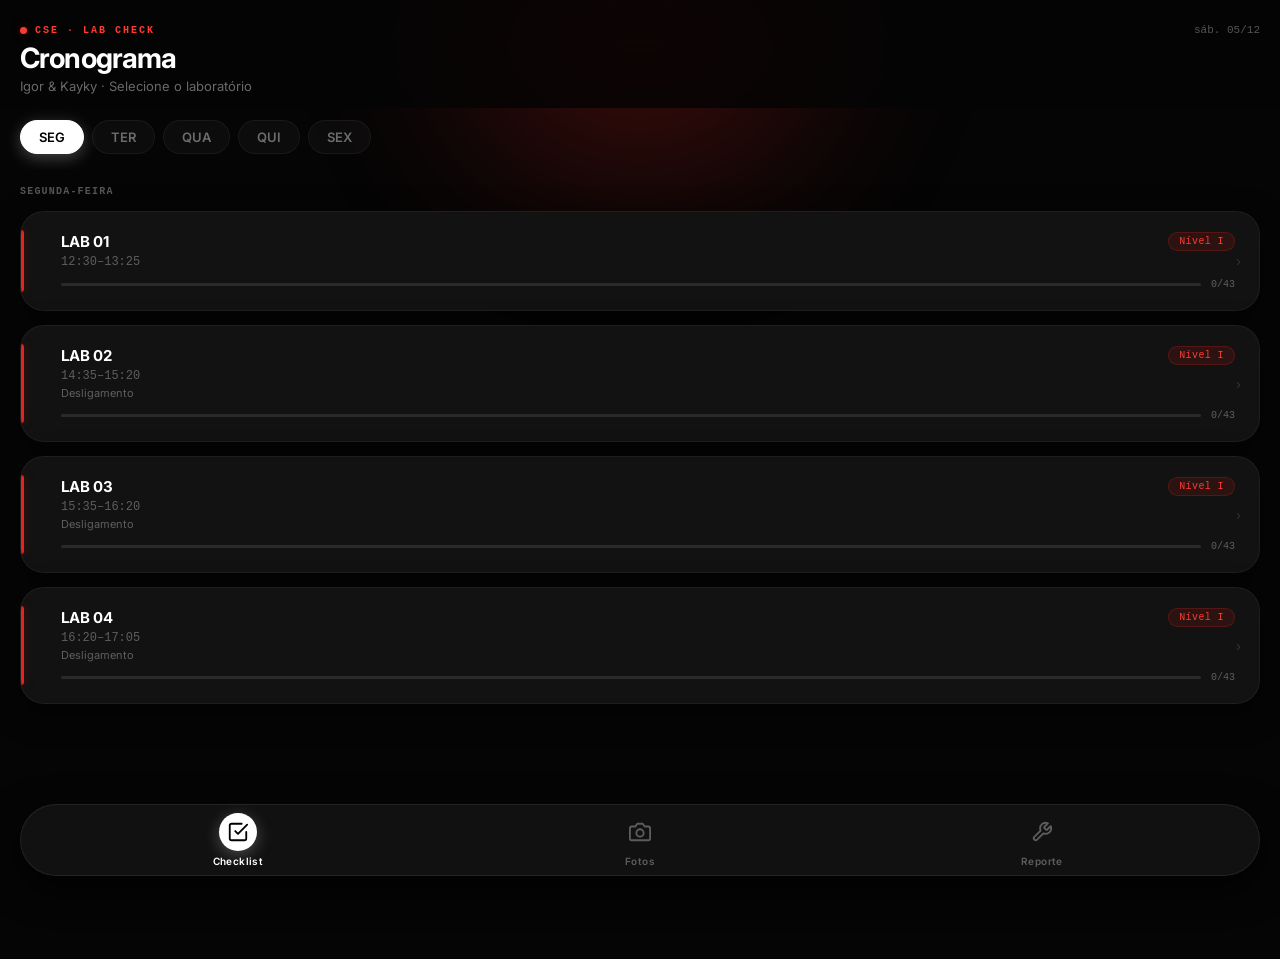
<file: index.html>
<!DOCTYPE html>
<html lang="pt-BR">
<head>
<meta charset="UTF-8">
<meta name="viewport" content="width=device-width, initial-scale=1.0, maximum-scale=1.0, viewport-fit=cover">
<meta name="theme-color" content="#0a0a0a">
<meta name="apple-mobile-web-app-capable" content="yes">
<meta name="apple-mobile-web-app-status-bar-style" content="black-translucent">
<meta name="apple-mobile-web-app-title" content="Lab System">
<link rel="manifest" href="manifest.json">
<link rel="apple-touch-icon" href="icons/icon-192.png">
<title>CSE · Lab System</title>
<link rel="stylesheet" href="css/style.css">
<style>
  /* Lightbox de foto em tela cheia */
  .foto-preview-area { cursor: zoom-in; }
  .foto-lightbox-overlay {
    display: none;
    position: fixed; inset: 0;
    background: rgba(0,0,0,.95);
    z-index: 9999;
    align-items: center; justify-content: center;
    padding: 24px;
    cursor: zoom-out;
  }
  .foto-lightbox-overlay.open { display: flex; }
  .foto-lightbox-img {
    max-width: 100%; max-height: 100%;
    object-fit: contain;
    border-radius: 8px;
    cursor: default;
    animation: fotoLightboxIn .2s ease;
  }
  @keyframes fotoLightboxIn { from { opacity:0; transform:scale(.96);} to { opacity:1; transform:scale(1);} }
  .foto-lightbox-close {
    position: fixed; top: 16px; right: 16px;
    width: 40px; height: 40px; border-radius: 50%;
    background: rgba(255,255,255,.08);
    border: 1px solid rgba(255,255,255,.15);
    color: #fff; font-size: 18px;
    display: flex; align-items: center; justify-content: center;
    cursor: pointer; z-index: 10000;
  }
</style>
</head>
<body>

<!-- TOAST -->
<div class="toast-container" id="toastContainer"></div>

<!-- LOADING Reporte -->
<div class="r-loading" id="rLoading"><div class="r-spinner"></div></div>

<!-- ══════════ CHECKLIST SCREENS (original intacto) ══════════ -->

<!-- ══════════════════════════ HOME ══════════════════════════ -->
<div class="screen active" id="screen-home">
  <div class="home-header">
    <div class="home-header-row">
      <span class="logo">CSE · Lab Check</span>
      <span class="home-date" id="homeDate"></span>
    </div>
    <div class="home-title">Cronograma</div>
    <div class="home-sub">Igor &amp; Kayky · Selecione o laboratório</div>
  </div>
  <div class="day-tabs" id="dayTabs"></div>
  <div class="schedule-content" id="scheduleContent"></div>
</div>

<!-- ══════════════════════════ CHECKLIST ══════════════════════════ -->
<div class="screen" id="screen-checklist">
  <div class="checklist-header">
    <div class="checklist-header-row">
      <button class="back-btn" onclick="goHome()"><svg width="18" height="18" viewBox="0 0 24 24" fill="none" stroke="currentColor" stroke-width="2.5" stroke-linecap="round" stroke-linejoin="round"><line x1="19" y1="12" x2="5" y2="12"/><polyline points="12 19 5 12 12 5"/></svg></button>
      <div class="checklist-title-wrap">
        <div class="checklist-lab-name" id="clLabName">LAB 01</div>
        <span class="checklist-type-tag" id="clTypeTag">Nível I</span>
      </div>
      <button class="reset-btn" onclick="resetChecklist()" title="Limpar tudo"><svg width="18" height="18" viewBox="0 0 24 24" fill="none" stroke="currentColor" stroke-width="2.5" stroke-linecap="round" stroke-linejoin="round"><path d="M23 4v6h-6"/><path d="M20.49 15a9 9 0 1 1-2.12-9.36L23 10"/></svg></button>
    </div>
    <div class="progress-bar-wrap">
      <div class="progress-bar-fill" id="progressBar"></div>
    </div>
    <div class="progress-label">
      <span id="progressText">0 / 0 itens</span>
      <span class="pct" id="progressPct">0%</span>
    </div>
  </div>

  <!-- step dots -->
  <div class="step-indicator" id="stepIndicator"></div>

  <div class="tabs" id="tabsContainer"></div>
  <div class="content" id="content"></div>

  <div class="bottom-bar">
    <div class="bottom-stats">
      <div class="bstat">
        <div class="bstat-val done" id="statDone">0</div>
        <div class="bstat-label">feitos</div>
      </div>
      <div class="bstat">
        <div class="bstat-val" id="statPending">0</div>
        <div class="bstat-label">pendentes</div>
      </div>
    </div>
    <button class="complete-btn" id="completeBtn" onclick="openModal()">Finalizar ✓</button>
  </div>
</div>

<!-- Defeito FAB (only visible on checklist screen) -->
<button class="defeito-fab" id="defeitoFab" onclick="openDefeitoModal()" style="display:none" title="Registrar Defeito">
  ⚠
  <span class="defeito-fab-badge" id="defeitoFabBadge" style="display:none">0</span>
</button>

<!-- Defeito Modal -->
<div class="defeito-overlay" id="defeitoOverlay" onclick="closeDefeitoOutside(event)">
  <div class="defeito-sheet">
    <div class="defeito-sheet-head">
      <div class="defeito-handle"></div>
      <div class="defeito-sheet-head-row">
        <span class="defeito-sheet-title" id="defeitoSheetTitle">⚠ Defeitos · LAB 01</span>
        <button class="defeito-close-btn" onclick="closeDefeitoModal()">Fechar</button>
      </div>
    </div>
    <div class="defeito-sheet-body">

      <!-- FORM -->
      <div class="defeito-form">
        <div class="defeito-pc-wrap">
          <label class="defeito-form-label">Posição / PC</label>
          <select class="defeito-pc-select" id="defeitoPcSelect">
            <option value="">— Selecione o PC ou local —</option>
          </select>
        </div>

        <label class="defeito-form-label">Foto do defeito</label>
        <div class="defeito-file-wrap" id="defeitoFileWrap">
          <input type="file" accept="image/*" capture="environment" id="defeitoFileInput" onchange="handleDefeitoPhoto(event)">
          <span class="defeito-file-label" id="defeitoFileLabel">Toque para tirar foto ou selecionar</span>
          <img class="defeito-file-preview" id="defeitoFilePreview" alt="preview">
        </div>

        <label class="defeito-form-label" style="margin-top:10px">Descrição do problema</label>
        <textarea class="defeito-input" id="defeitoDescInput" rows="3"
          placeholder="Ex: Monitor sem imagem, teclado com tecla faltando, cadeira quebrada..."></textarea>

        <button class="defeito-submit-btn" id="defeitoSubmitBtn" onclick="salvarDefeito()">
          Registrar Defeito
        </button>
      </div>

      <!-- LIST -->
      <div class="defeito-list-title">
        Defeitos registrados
        <span class="defeito-count-badge" id="defeitoListCount">0</span>
      </div>
      <div id="defeitoListContainer">
        <div class="defeito-empty">Nenhum defeito registrado ainda.</div>
      </div>

    </div><!-- /body -->
  </div><!-- /sheet -->
</div><!-- /overlay -->

<!-- Modal -->
<div class="modal-overlay" id="modalOverlay" onclick="closeModalOutside(event)">
  <div class="modal">
    <div class="modal-handle"></div>
    <span class="modal-emoji" id="modalEmoji">&#10003;</span>
    <h2 id="modalTitle">Checklist completo!</h2>
    <p id="modalDesc"></p>
    <div id="pendingListContainer"></div>
    <div class="modal-actions">
      <button class="modal-btn primary" onclick="closeModal()">OK, entendido</button>
      <button class="wa-btn" id="waShareBtn" onclick="shareWhatsApp()">
        <svg width="16" height="16" viewBox="0 0 24 24" fill="currentColor"><path d="M17.472 14.382c-.297-.149-1.758-.867-2.03-.967-.273-.099-.471-.148-.67.15-.197.297-.767.966-.94 1.164-.173.199-.347.223-.644.075-.297-.15-1.255-.463-2.39-1.475-.883-.788-1.48-1.761-1.653-2.059-.173-.297-.018-.458.13-.606.134-.133.298-.347.446-.52.149-.174.198-.298.298-.497.099-.198.05-.371-.025-.52-.075-.149-.669-1.612-.916-2.207-.242-.579-.487-.5-.669-.51-.173-.008-.371-.01-.57-.01-.198 0-.52.074-.792.372-.272.297-1.04 1.016-1.04 2.479 0 1.462 1.065 2.875 1.213 3.074.149.198 2.096 3.2 5.077 4.487.709.306 1.262.489 1.694.625.712.227 1.36.195 1.871.118.571-.085 1.758-.719 2.006-1.413.248-.694.248-1.289.173-1.413-.074-.124-.272-.198-.57-.347m-5.421 7.403h-.004a9.87 9.87 0 01-5.031-1.378l-.361-.214-3.741.982.998-3.648-.235-.374a9.86 9.86 0 01-1.51-5.26c.001-5.45 4.436-9.884 9.888-9.884 2.64 0 5.122 1.03 6.988 2.898a9.825 9.825 0 012.893 6.994c-.003 5.45-4.437 9.884-9.885 9.884m8.413-18.297A11.815 11.815 0 0012.05 0C5.495 0 .16 5.335.157 11.892c0 2.096.547 4.142 1.588 5.945L.057 24l6.305-1.654a11.882 11.882 0 005.683 1.448h.005c6.554 0 11.89-5.335 11.893-11.893a11.821 11.821 0 00-3.48-8.413Z"/></svg>
        Compartilhar no WhatsApp
      </button>
      <button class="modal-btn secondary" id="modalSecBtn" onclick="resetChecklist(); closeModal()">Reiniciar checklist</button>
    </div>
  </div>
</div>



<!-- ══════════ FOTOS DOS POSTOS ══════════ -->
<div class="screen" id="screen-fotos">
  <div class="fotos-header">
    <div class="fotos-title-row">
      <div>
        <div class="fotos-title">Fotos dos Postos</div>
        <div class="fotos-sub">Referência visual · 2 fotos por posto</div>
      </div>
    </div>
    <div id="driveTokenInfo" style="display:none" class="drive-token-info">
      Drive conectado · <span id="driveMinLeft"></span>min restantes
      &nbsp;·&nbsp; <span style="cursor:pointer;text-decoration:underline" onclick="driveLogout()">sair</span>
    </div>
    <div class="fotos-lab-tabs" id="fotosLabTabs"></div>
  </div>
  <div class="fotos-content" id="fotosContent"></div>
</div>

<!-- Modal de foto -->
<div class="foto-modal-overlay" id="fotoModalOverlay" onclick="closeFotoModalOutside(event)">
  <div class="foto-modal">
    <div class="foto-loading-overlay" id="fotoLoadingOverlay"><div class="spinner"></div></div>
    <button class="foto-modal-close" onclick="closeFotoModal()">✕</button>
    <div class="foto-modal-handle"></div>
    <div class="foto-modal-title" id="fotoModalTitle">Posto 01</div>
    <div class="foto-modal-sub" id="fotoModalSub">LAB 01 · Selecione o tipo</div>
    <div class="foto-modal-tabs">
      <button class="foto-tab-btn active" id="fotoTabFrente"  onclick="switchFotoTab('frente')">Frente</button>
      <button class="foto-tab-btn"        id="fotoTabDetalhe" onclick="switchFotoTab('detalhe')">Detalhe</button>
    </div>
    <img   class="foto-preview-area" id="fotoPreviewImg" alt="foto" style="display:none" onclick="event.stopPropagation(); openFotoLightbox()">
    <div   class="foto-empty-area"   id="fotoEmptyArea"><svg width="32" height="32" viewBox="0 0 24 24" fill="none" stroke="currentColor" stroke-width="1.5" opacity="0.4"><path d="M23 19a2 2 0 01-2 2H3a2 2 0 01-2-2V8a2 2 0 012-2h4l2-3h6l2 3h4a2 2 0 012 2z"/><circle cx="12" cy="13" r="4"/></svg><span>Nenhuma foto ainda</span></div>
    <label class="foto-upload-btn">
      Tirar foto / selecionar
      <input type="file" accept="image/*" capture="environment" id="fotoUploadInput" onchange="handleFotoUpload(event)">
    </label>
    <button class="foto-save-btn"   id="fotoSaveBtn"   onclick="salvarFoto()"  disabled>Salvar foto</button>
    <button class="foto-delete-btn" id="fotoDeleteBtn" onclick="deletarFoto()" style="display:none">Remover foto</button>
  </div>
</div>

<!-- Lightbox tela cheia -->
<div class="foto-lightbox-overlay" id="fotoLightboxOverlay">
  <button class="foto-lightbox-close" onclick="closeFotoLightbox()">✕</button>
  <img class="foto-lightbox-img" id="fotoLightboxImg" alt="foto ampliada">
</div>

<!-- ══════════ REPORTE TI ══════════ -->
<div class="screen" id="screen-reporte">
  <div class="reporte-content">
    <div class="reporte-header-card">
      <h1>TI Reporte</h1>
      <p>Reporte + WhatsApp Automático</p>
    </div>
    <div class="r-info">
      <p>Após enviar, o WhatsApp abrirá com o reporte formatado e pronto para enviar.</p>
    </div>
    <div class="r-form-group">
      <label class="r-label">Laboratório</label>
      <select id="rLab" class="r-input">
        <option value="">Selecione um laboratório</option>
        <option value="LAB 01">Laboratório 01</option>
        <option value="LAB 02">Laboratório 02</option>
        <option value="LAB 03">Laboratório 03</option>
        <option value="LAB 04">Laboratório 04</option>
      </select>
    </div>
    <div class="r-form-group">
      <label class="r-label">Número do PC</label>
      <input type="number" id="rPc" class="r-input" min="1" max="41" placeholder="1 a 41">
    </div>
    <div class="r-form-group">
      <label class="r-label">Tipo de Problema</label>
      <select id="rTipo" class="r-input">
        <option value="">Selecione</option>
        <option value="Periféricos">Periféricos (Teclado, Mouse, etc)</option>
        <option value="Monitor / Vídeo">Monitor / Vídeo</option>
        <option value="Hardware Interno">Hardware Interno (CPU, RAM, etc)</option>
        <option value="Software / Rede">Software / Rede</option>
        <option value="Estrutura / Mobiliário">Estrutura / Mobiliário</option>
        <option value="Outro">Outro</option>
      </select>
    </div>
    <div class="r-form-group">
      <label class="r-label">Descrição</label>
      <textarea id="rDesc" class="r-input" placeholder="Descreva o problem em detalhes..."></textarea>
    </div>
    <div class="r-form-group">
      <label class="r-label">Foto do Problema</label>
      <div class="r-file-wrap">
        <input type="file" accept="image/*" capture="environment" id="rFoto" onchange="handleRFoto(event)">
        <span class="r-file-label" id="rFotoLabel">Toque para tirar foto ou selecionar</span>
      </div>
      <img class="r-preview" id="rPreview" alt="preview">
    </div>
    <button class="r-submit-btn" id="rSubmitBtn" onclick="submitReporte()">
      <svg width="18" height="18" viewBox="0 0 24 24" fill="currentColor"><path d="M17.472 14.382c-.297-.149-1.758-.867-2.03-.967-.273-.099-.471-.148-.67.15-.197.297-.767.966-.94 1.164-.173.199-.347.223-.644.075-.297-.15-1.255-.463-2.39-1.475-.883-.788-1.48-1.761-1.653-2.059-.173-.297-.018-.458.13-.606.134-.133.298-.347.446-.52.149-.174.198-.298.298-.497.099-.198.05-.371-.025-.52-.075-.149-.669-1.612-.916-2.207-.242-.579-.487-.5-.669-.51-.173-.008-.371-.01-.57-.01-.198 0-.52.074-.792.372-.272.297-1.04 1.016-1.04 2.479 0 1.462 1.065 2.875 1.213 3.074.149.198 2.096 3.2 5.077 4.487.709.306 1.262.489 1.694.625.712.227 1.36.195 1.871.118.571-.085 1.758-.719 2.006-1.413.248-.694.248-1.289.173-1.413-.074-.124-.272-.198-.57-.347m-5.421 7.403h-.004a9.87 9.87 0 01-5.031-1.378l-.361-.214-3.741.982.998-3.648-.235-.374a9.86 9.86 0 01-1.51-5.26c.001-5.45 4.436-9.884 9.888-9.884 2.64 0 5.122 1.03 6.988 2.898a9.825 9.825 0 012.893 6.994c-.003 5.45-4.437 9.884-9.885 9.884m8.413-18.297A11.815 11.815 0 0012.05 0C5.495 0 .16 5.335.157 11.892c0 2.096.547 4.142 1.588 5.945L.057 24l6.305-1.654a11.882 11.882 0 005.683 1.448h.005c6.554 0 11.89-5.335 11.893-11.893a11.821 11.821 0 00-3.48-8.413Z"/></svg>
      Enviar via WhatsApp
    </button>
  </div>
</div>

<!-- ══════════ BOTTOM NAV ══════════ -->
<nav class="bottom-nav">
  <button class="nav-btn active" id="navChecklist" onclick="navTo('home')">
    <span class="nav-icon"><svg width="22" height="22" viewBox="0 0 24 24" fill="none" stroke="currentColor" stroke-width="2" stroke-linecap="round" stroke-linejoin="round"><polyline points="9 11 12 14 22 4"/><path d="M21 12v7a2 2 0 01-2 2H5a2 2 0 01-2-2V5a2 2 0 012-2h11"/></svg></span>Checklist
  </button>
  <button class="nav-btn nav-fotos" id="navFotos" onclick="navTo('fotos')">
    <span class="nav-icon"><svg width="22" height="22" viewBox="0 0 24 24" fill="none" stroke="currentColor" stroke-width="2" stroke-linecap="round" stroke-linejoin="round"><path d="M23 19a2 2 0 01-2 2H3a2 2 0 01-2-2V8a2 2 0 012-2h4l2-3h6l2 3h4a2 2 0 012 2z"/><circle cx="12" cy="13" r="4"/></svg></span>Fotos
    <span class="nav-badge" id="fotosBadge"></span>
  </button>
  <button class="nav-btn nav-reporte" id="navReporte" onclick="navTo('reporte')">
    <span class="nav-icon"><svg width="22" height="22" viewBox="0 0 24 24" fill="none" stroke="currentColor" stroke-width="2" stroke-linecap="round" stroke-linejoin="round"><path d="M14.7 6.3a1 1 0 000 1.4l1.6 1.6a1 1 0 001.4 0l3.77-3.77a6 6 0 01-7.94 7.94l-6.91 6.91a2.12 2.12 0 01-3-3l6.91-6.91a6 6 0 017.94-7.94l-3.76 3.76z"/></svg></span>Reporte
  </button>
</nav>

<script>
// ══════════════════════════════════════════════
// CONFIG — preencha após configurar Google Cloud
// ══════════════════════════════════════════════
const CFG = {
  CLIENT_ID:    '752637013195-2efafcn119m6ssohnhn4h6ih6alb72ie.apps.googleusercontent.com',
  REDIRECT_URI: 'https://serranoguardia.github.io/serrano/',
  SCOPES:       'https://www.googleapis.com/auth/drive',
  PASTAS: {
    'LAB 01': '17MOU0hIc8m6JoIttVdo2RePqNJCvB4c0',
    'LAB 02': '1kxEiKmahxGcmpzEp8EeC49hykdXeRG5P',
    'LAB 03': '1GnUR_YZ_gCNnBRU30zbpBjp0Vw-WvnIh',
    'LAB 04': '1kwBlgtO0JugpssXCCSpsxYiFkdiSZ0O2',
  },
  NUMERO_TI: '5511988720669',
  WEB_APP_URL: '',
};

// ══════════════════════════════════════════════
// NAVEGAÇÃO
// ══════════════════════════════════════════════
let currentNav = 'home';

function navTo(section) {
  currentNav = section;
  document.querySelectorAll('.nav-btn').forEach(b => b.classList.remove('active'));

  if (section === 'home') {
    document.getElementById('navChecklist').classList.add('active');
    showScreen('screen-home');
    document.getElementById('defeitoFab').style.display = 'none';
  } else if (section === 'fotos') {
    document.getElementById('navFotos').classList.add('active');
    showScreen('screen-fotos');
    document.getElementById('defeitoFab').style.display = 'none';
    initFotos();
  } else if (section === 'reporte') {
    document.getElementById('navReporte').classList.add('active');
    showScreen('screen-reporte');
    document.getElementById('defeitoFab').style.display = 'none';
  }
}

// ══════════════════════════════════════════════
// CHECKLIST JS (original da v4 intacto)
// ══════════════════════════════════════════════

// ═══════════════════════════════════════════════
// DATA
// ═══════════════════════════════════════════════
const DAYS = [
  { key:'seg', label:'SEG', fullLabel:'Segunda-feira' },
  { key:'ter', label:'TER', fullLabel:'Terça-feira' },
  { key:'qua', label:'QUA', fullLabel:'Quarta-feira' },
  { key:'qui', label:'QUI', fullLabel:'Quinta-feira' },
  { key:'sex', label:'SEX', fullLabel:'Sexta-feira' }
];

const SCHEDULE = {
  seg: [
    { lab:'LAB 01', time:'12:30–13:25', type:'nivel1', note:'' },
    { lab:'LAB 02', time:'14:35–15:20', type:'nivel1', note:'Desligamento' },
    { lab:'LAB 03', time:'15:35–16:20', type:'nivel1', note:'Desligamento' },
    { lab:'LAB 04', time:'16:20–17:05', type:'nivel1', note:'Desligamento' },
  ],
  ter: [
    { lab:'LAB 02', time:'14:00–15:15', type:'completa', note:'Desligamento' },
    { lab:'LAB 03', time:'15:30–16:45', type:'completa', note:'Desligamento' },
    { lab:'LAB 04', time:'16:45–18:00', type:'completa', note:'Desligamento' },
  ],
  qua: [
    { lab:'LAB 02', time:'15:30–16:15', type:'nivel1', note:'Desligamento' },
    { lab:'LAB 03', time:'16:15–17:00', type:'nivel1', note:'Desligamento' },
    { lab:'LAB 04', time:'17:00–17:45', type:'nivel1', note:'Desligamento' },
    { lab:'LAB 01', time:'17:45–17:55', type:null,     note:'Só desligamento · recolher chave' },
  ],
  qui: [
    { lab:'LAB 02', time:'13:15–14:00', type:'nivel1', note:'' },
    { lab:'LAB 03', time:'15:35–16:20', type:'nivel1', note:'Desligamento' },
    { lab:'LAB 01', time:'16:20–17:05', type:'nivel1', note:'Desligamento · recolher chave' },
    { lab:'LAB 04', time:'17:05–17:45', type:'nivel1', note:'Desligamento' },
    { lab:'LAB 02', time:'17:45–18:00', type:'nivel2', note:'Desligamento' },
  ],
  sex: [
    { lab:'LAB 03', time:'14:40–15:25', type:'nivel1', note:'Desligamento' },
    { lab:'LAB 02', time:'15:40–16:25', type:'nivel1', note:'Desligamento' },
    { lab:'LAB 01', time:'16:25–17:10', type:'nivel1', note:'Desligamento · recolher chave' },
    { lab:'LAB 04', time:'17:10–17:55', type:'nivel1', note:'Desligamento' },
  ]
};

const ENCERRAMENTO_ITEMS = [
  'Desligar computadores.',
  'Desligar estabilizadores (apenas após desligar os computadores).',
  'Desligar disjuntores (apenas após desligar os estabilizadores).',
  'Desconectar o notebook do professor da tomada (quando aplicável).',
  'Posicionar cada mouse junto à respectiva CPU e deixar o cabeamento organizado.',
  'Posicionar cada teclado junto à respectiva CPU e deixar o cabeamento organizado.',
  'Recostar as cadeiras nas bancadas, segundo a numeração de cada posição.',
  'Colocar a banqueta junto à mesa do professor.',
  'Alinhar as arenas que estão penduradas na parede (lab 04).',
  'Apagar o quadro branco e a lousa.',
  'Encaminhar objetos no suporte da lousa para a Secretaria (exceção: apagadores e marcadores de quadro branco no lab 01).',
  'Fechar as janelas (obrigatório apenas nos labs 01 e 03).',
  'Travar as janelas (obrigatório apenas no lab 03).',
  'Desligar os ventiladores.',
  'Apagar as luzes.',
  'Trancar a porta.'
];

const CHECKLISTS = {
  nivel1: [
    { id:'infra', tab:'🏗️ Infraestrutura', sections: [
      { id:'porta',        title:'1.1 PORTA',        num:'1.1', items:['Face interna e externa: integridade.','Maçaneta: integridade.','Janelinha (quando aplicável): integridade.'] },
      { id:'janelas',      title:'1.2 JANELAS',       num:'1.2', items:['Cortinas desencaixadas.'] },
      { id:'ventiladores', title:'1.3 VENTILADORES',  num:'1.3', items:['Funcionamento.'] },
      { id:'lousa',        title:'1.4 LOUSA',         num:'1.4', items:['Integridade da superfície da lousa.','Integridade do suporte para apagador e caneta de quadro branco.'] },
      { id:'iluminacao',   title:'1.5 ILUMINAÇÃO',    num:'1.5', items:['Lâmpadas "queimadas" ou intermitentes.'] }
    ]},
    { id:'postos', tab:'Postos de Trabalho', sections: [
      { id:'cpus',          title:'2.1 CPUs',          num:'2.1', items:['Gabinete: integridade (danos, riscos, parafusos faltando ou frouxos, conexão do cabeamento).','Suportes (pés) de borracha: integridade e encaixe.','Tampas de baia frontais: integridade e encaixe.','Identificação da numeração de bancadas: integridade.'] },
      { id:'mouses',        title:'2.2 MOUSES',        num:'2.2', items:['Carcaça e botões: integridade.','Cabo: dano na integridade do isolamento, revelando a fiação interna.'] },
      { id:'teclados',      title:'2.3 TECLADOS',      num:'2.3', items:['Carcaça: integridade.','Teclas soltas (virar cada teclado "de cabeça para baixo" e chacoalhá-lo levemente).','Teclas danificadas ou com encapamento danificado.','Objetos estranhos entre as teclas.','Cabo: dano na integridade do isolamento, revelando a fiação interna.'] },
      { id:'monitores',     title:'2.4 MONITORES',     num:'2.4', items:['Integridade da carcaça e da tela (riscos visíveis com o monitor ligado e desligado).'] },
      { id:'bancadas',      title:'2.5 BANCADAS',      num:'2.5', items:['Integridade da parte superior: riscos, danos e descascados.','Limpeza na parte superior: papéis de bala, adesivos, chicletes etc.'] },
      { id:'cadeiras',      title:'2.6 CADEIRAS',      num:'2.6', items:['Assento, encosto e "pernas" da cadeira: integridade (rachaduras, danos etc.).','Limpeza: riscos, adesivos, chicletes ou outras coisas no assento ou no encosto.'] },
      { id:'estabilizadores', title:'2.7 ESTABILIZADORES', num:'2.7', items:['Funcionamento: botão power e LED.','Carcaça: integridade.','Cabos de energia (do próprio estabilizador e dos equipamentos conectados): falha na integridade do isolamento, revelando a fiação interna.'] }
    ]},
    { id:'encerramento', tab:'Encerramento', sections: [
      { id:'enc', title:'AÇÕES PARA ENCERRAMENTO', num:'3', items:ENCERRAMENTO_ITEMS }
    ]}
  ],

  nivel2: [
    { id:'postos', tab:'Postos de Trabalho', sections: [
      { id:'cpus',     title:'1.1 CPUs',     num:'1.1', items:['Gabinete: integridade (danos, riscos).','Suportes (pés) de borracha: integridade e encaixe.','Tampas de baia frontais: integridade e encaixe.'] },
      { id:'mouses',   title:'1.2 MOUSES',   num:'1.2', items:['Carcaça e botões: integridade.'] },
      { id:'teclados', title:'1.3 TECLADOS', num:'1.3', items:['Carcaça: integridade.','Teclas soltas (virar cada teclado "de cabeça para baixo" e chacoalhá-lo levemente).','Teclas danificadas ou com encapamento danificado.','Objetos estranhos entre as teclas.'] },
      { id:'monitores', title:'1.4 MONITORES', num:'1.4', items:['Integridade da carcaça e da tela (riscos visíveis com o monitor ligado e desligado).'] },
      { id:'bancadas', title:'1.5 BANCADAS',  num:'1.5', items:['Integridade da parte superior: riscos, danos e descascados.','Limpeza na parte superior: papéis de bala, adesivos, chicletes etc.'] },
      { id:'cadeiras', title:'1.6 CADEIRAS',  num:'1.6', items:['Assento, encosto e "pernas" da cadeira: integridade (rachaduras, danos etc.).','Limpeza: riscos, adesivos, chicletes ou outras coisas no assento ou no encosto.'] }
    ]},
    { id:'encerramento', tab:'Encerramento', sections: [
      { id:'enc', title:'AÇÕES PARA ENCERRAMENTO', num:'2', items:ENCERRAMENTO_ITEMS }
    ]}
  ],

  completa: [
    { id:'infra', tab:'Infraestrutura', sections: [
      { id:'porta',     title:'1.1 PORTA',     num:'1.1', items:['Face interna e externa: integridade.','Janelinha (quando aplicável): integridade.','Maçaneta: integridade e funcionamento.','Fechadura: integridade e funcionamento.','Abertura e fechamento.'] },
      { id:'janelas',   title:'1.2 JANELAS',   num:'1.2', items:['Vidros e molduras: integridade.','Puxadores e travas: integridade e funcionamento (na abertura e no fechamento).','Cortinas: integridade e funcionamento (deslizamento).','Cortinas desencaixadas.'] },
      { id:'ventiladores', title:'1.3 VENTILADORES', num:'1.3', items:['Acionamento e desligamento.','Controle de velocidade (quando aplicável): variação.','Botões e knobs: integridade.'] },
      { id:'lousa',     title:'1.4 LOUSA',     num:'1.4', items:['Integridade da superfície da lousa.','Integridade do suporte para apagador e caneta de quadro branco.'] },
      { id:'iluminacao', title:'1.5 ILUMINAÇÃO', num:'1.5', items:['Acionamento e desligamento.','Lâmpadas "queimadas" ou intermitentes.'] },
      { id:'comvisual', title:'1.6 COM. VISUAL', num:'1.6', items:['Integridade e colagem de cartazes, avisos e horários de aula fixados nas paredes.','Integridade e colagem de avisos adesivados na porta (proibição de uso de celular, instruções para trancar a porta etc.).'] }
    ]},
    { id:'postos', tab:'Postos de Trabalho', sections: [
      { id:'cpus',     title:'2.1 CPUs',     num:'2.1', items:['Gabinete: integridade (danos, riscos, parafusos faltando ou frouxos etc.).','Suportes (pés) de borracha: integridade e encaixe.','Tampas de baia frontais: integridade e encaixe.','Tampas de baia traseiras: integridade e encaixe.','Orifícios de ventilação e dentro de baias: existência de objetos estranhos, especialmente obstruindo a passagem de ar.','Conectores dos periféricos: encaixados por completo.','Identificação da numeração de posição: integridade.','Etiqueta OEM: integridade.','Etiqueta de código CSG: integridade.'] },
      { id:'mouses',   title:'2.2 MOUSES',   num:'2.2', items:['Carcaça e botões: integridade.','Cabo: dano na integridade do isolamento, revelando a fiação interna.','Botões esquerdo, direito e central (quando aplicável): funcionamento (selecionar e arrastar).','Botão de scroll: funcionamento (rolagem e seleção).','Etiqueta de código CSG (quando aplicável): integridade.','Etiqueta de fabricação (quando aplicável): integridade.'] },
      { id:'teclados', title:'2.3 TECLADOS', num:'2.3', items:['Carcaça: integridade.','Teclas soltas (dica: virar cada teclado "de cabeça para baixo" e chacoalhá-lo levemente).','Teclas danificadas ou com encapamento danificado.','Teclas com caracteres apagados.','Teclas em posições trocadas.','Objetos estranhos entre as teclas.','Cabo: dano na integridade do isolamento, revelando a fiação interna.','Etiqueta de código CSG (quando aplicável): integridade.','Etiqueta de fabricação (quando aplicável): integridade.'] },
      { id:'monitores', title:'2.4 MONITORES', num:'2.4', items:['Integridade da carcaça e da tela (riscos, aqueles visíveis com o monitor ligado e os notados com o mesmo desligado).','Cabo: dano na integridade do isolamento, revelando a fiação interna.','Etiqueta de código CSG (quando aplicável): integridade.','Etiqueta de fabricação (quando aplicável): integridade.'] },
      { id:'estabilizadores', title:'2.5 ESTABILIZADORES', num:'2.5', items:['Funcionamento: botão power e LED.','Carcaça: integridade.','Orifícios de ventilação e dentro de baias: existência de objetos estranhos.','Cabos de energia (do próprio estabilizador e dos equipamentos a ele conectados, em ambas as extremidades): falha na integridade do isolamento, revelando a fiação interna.','Cabos de energia (do próprio estabilizador e dos equipamentos a ele conectados, em ambas as extremidades): encaixados por completo.'] },
      { id:'bancadas', title:'2.6 BANCADAS',  num:'2.6', items:['Integridade da parte superior: riscos, danos e descascados.','Integridade da parte inferior, laterais e sustentação ("pernas"): riscos, danos e descascados.','Integridade da identificação das bancadas (lab 04).','Limpeza na parte superior, inferior, laterais e sustentação ("pernas"): papéis de bala, adesivos, chicletes, rabiscos etc.'] },
      { id:'cadeiras', title:'2.7 CADEIRAS',  num:'2.7', items:['Assento, encosto e "pernas" da cadeira: integridade (rachaduras, danos etc.).','Limpeza: riscos, figurinhas, chicletes ou outras coisas no assento, no encosto ou embaixo da cadeira.'] },
      { id:'arenas',   title:'2.8 ARENAS',    num:'2.8', items:['Integridade da estrutura (danos, fixação das quinas etc).','Integridade da identificação.'] },
      { id:'professor', title:'2.9 EQUIP. PROFESSOR', num:'2.9', items:['Integridade do computador (conforme o caso: notebook, CPU, monitor, mouse, teclado, estabilizador e cabeamento).','Integridade da mesa.','Integridade da mesa de apoio (mesa branca com rodinhas).','Integridade da cadeira.','Integridade da banqueta de madeira.'] }
    ]},
    { id:'encerramento', tab:'Encerramento', sections: [
      { id:'apagar',     title:'3.1 APAGAR ARQUIVOS',  num:'3.1', items:['Da área de trabalho.','Da pasta "Documentos".','Da pasta "Imagens".','Da pasta "Downloads".','Da Lixeira.'] },
      { id:'papelparede', title:'3.2 PAPÉIS DE PAREDE', num:'3.2', items:['Da área de trabalho.','Do navegador.'] },
      { id:'finais',     title:'3.3 MOVIMENTOS FINAIS', num:'3.3', items:['Desligar computadores.','Desligar estabilizadores (apenas após desligar os computadores).','Desligar disjuntores (apenas após desligar os estabilizadores).','Desconectar o notebook do professor da tomada (quando aplicável).','Passar pano na base para remover o pó do monitor, de sua base, da CPU, dos periféricos (mouse e teclado), dos estabilizadores e da superfície da bancada.','Se preciso, utilizar álcool ou pano embebido em água e sabão neutro para a remoção de sujidades em bancadas e equipamentos (incluindo os estabilizadores).','Alinhar os computadores entre si.','Ajustar o ângulo da tela dos monitores a 90°.','Posicionar cada mouse e teclado junto às respectivas CPUs e deixar os cabeamentos organizados.','Recostar as cadeiras nas bancadas, segundo a numeração de cada posição.','Colocar a banqueta junto à mesa do professor.','Alinhar as arenas que estão penduradas na parede (lab 04).','Apagar o quadro branco e a lousa (se a lousa estiver manchada, limpá-la com pano embebido em álcool).','Recolher papéis e outros objetos sobre a mesa do professor ou embaixo dela, encaminhando-os para a Secretaria.','Encaminhar objetos no suporte da lousa para a Secretaria (exceção: apagadores e marcadores de quadro branco no lab 01).','Fechar as janelas (obrigatório apenas nos labs 01 e 03).','Travar as janelas (obrigatório apenas no lab 03).','Desligar os ventiladores.','Apagar as luzes.','Trancar a porta.'] }
    ]}
  ]
};

// ═══════════════════════════════════════════════
// STATE
// ═══════════════════════════════════════════════
let currentSession = null;
let currentData = [];
let activeTab = 0;
let state = {};

const TYPE_LABELS = { nivel1:'Revisão Parcial Nível I', nivel2:'Revisão Parcial Nível II', completa:'Revisão Completa' };
const TYPE_TAGS   = { nivel1:['tag-nivel1','Nível I'], nivel2:['tag-nivel2','Nível II'], completa:['tag-completa','Completa'] };
const TYPE_BADGE  = { nivel1:['badge-nivel1','Nível I'], nivel2:['badge-nivel2','Nível II'], completa:['badge-completa','Completa'], null:['badge-none','Desligamento'] };
const TYPE_ACCENT = { nivel1:'accent-nivel1', nivel2:'accent-nivel2', completa:'accent-completa' };

function getTodayKey() {
  const map = { 1:'seg', 2:'ter', 3:'qua', 4:'qui', 5:'sex' };
  return map[new Date().getDay()] || null;
}
let activeDayKey = getTodayKey() || 'seg';

// ═══════════════════════════════════════════════
// TOAST
// ═══════════════════════════════════════════════
function showToast(msg, type='info', duration=2400) {
  const c = document.getElementById('toastContainer');
  const t = document.createElement('div');
  t.className = `toast ${type}`;
  t.textContent = msg;
  c.appendChild(t);
  setTimeout(() => {
    t.classList.add('out');
    setTimeout(() => t.remove(), 320);
  }, duration);
}

// ═══════════════════════════════════════════════
// NOTIFICATIONS
// ═══════════════════════════════════════════════
function requestNotificationPermission() {
  if ('Notification' in window && Notification.permission === 'default') {
    Notification.requestPermission();
  }
}

function sendNotification(title, body) {
  if ('Notification' in window && Notification.permission === 'granted') {
    new Notification(title, { body, icon: '' });
  }
}

// ═══════════════════════════════════════════════
// HOME
// ═══════════════════════════════════════════════
function initHome() {
  const now = new Date();
  const opts = { weekday:'short', day:'2-digit', month:'2-digit' };
  document.getElementById('homeDate').textContent = now.toLocaleDateString('pt-BR', opts).replace(',','');
  renderDayTabs();
  renderSchedule();
  requestNotificationPermission();
}

function renderDayTabs() {
  const todayKey = getTodayKey();
  document.getElementById('dayTabs').innerHTML = DAYS.map(d => `
    <button class="day-tab${d.key===activeDayKey?' active':''}${d.key===todayKey?' today':''}"
      onclick="switchDay('${d.key}')">
      ${d.label}${d.key===todayKey?' ·':''}
    </button>`).join('');
}

function switchDay(key) { activeDayKey=key; renderDayTabs(); renderSchedule(); }

function getSessionState(dayKey, cardIdx) {
  return _loadStateWithExpiry(`session_${dayKey}_${cardIdx}`);
}

function isCardDone(dayKey, cardIdx) {
  const card = SCHEDULE[dayKey][cardIdx];
  if (!card.type) return false;
  const saved = getSessionState(dayKey, cardIdx);
  const data = CHECKLISTS[card.type];
  let total=0, done=0;
  data.forEach((tab,ti) => tab.sections.forEach((sec,si) => sec.items.forEach((_,ii) => { total++; if(saved[`${ti}-${si}-${ii}`]) done++; })));
  return total>0 && done===total;
}

function renderSchedule() {
  const todayKey = getTodayKey();
  const cards = SCHEDULE[activeDayKey];
  const isToday = activeDayKey === todayKey;
  const dayObj = DAYS.find(d => d.key===activeDayKey);

  let html = `<div class="schedule-day-label">${dayObj.fullLabel}${isToday?'<span class="today-badge">HOJE</span>':''}</div>`;

  cards.forEach((card, idx) => {
    const [bdgClass, bdgLabel] = TYPE_BADGE[card.type] || TYPE_BADGE[null];
    const accentClass = card.type ? TYPE_ACCENT[card.type] : 'accent-none';
    const hasChecklist = card.type !== null;
    const done = hasChecklist && isCardDone(activeDayKey, idx);

    let progressHTML = '';
    if (hasChecklist) {
      const saved = getSessionState(activeDayKey, idx);
      const data = CHECKLISTS[card.type];
      let total=0, doneCount=0;
      data.forEach((tab,ti) => tab.sections.forEach((sec,si) => sec.items.forEach((_,ii) => { total++; if(saved[`${ti}-${si}-${ii}`]) doneCount++; })));
      const pct = total ? Math.round((doneCount/total)*100) : 0;
      progressHTML = `<div class="lab-progress">
        <div class="lab-progress-bar"><div class="lab-progress-fill" style="width:${pct}%"></div></div>
        <span class="lab-progress-text">${doneCount}/${total}</span>
      </div>`;
    }

    const doneLabel = done ? `<span class="lab-type-badge badge-done">✓ Concluído</span>` : `<span class="lab-type-badge ${bdgClass}">${bdgLabel}</span>`;

    html += `<div class="lab-card${hasChecklist?'':' no-checklist'}${done?' done-card':''}"
           onclick="${hasChecklist?`openChecklist('${activeDayKey}',${idx})`:''}">
      <div class="lab-card-accent ${done?'accent-completa':accentClass}"></div>
      <div class="lab-card-inner">
        <div class="lab-card-row">
          <span class="lab-name">${card.lab}</span>
          ${doneLabel}
        </div>
        <div class="lab-time">${card.time}</div>
        ${card.note?`<div class="lab-note">${card.note}</div>`:''}
        ${progressHTML}
      </div>
      ${hasChecklist?'<span class="lab-arrow">›</span>':''}
    </div>`;
  });

  document.getElementById('scheduleContent').innerHTML = html;
}

// ═══════════════════════════════════════════════
// CHECKLIST
// ═══════════════════════════════════════════════
function openChecklist(dayKey, cardIdx) {
  const card = SCHEDULE[dayKey][cardIdx];
  currentSession = { dayKey, cardIdx, type:card.type, lab:card.lab };
  currentData = CHECKLISTS[card.type];

  const sKey = `session_${dayKey}_${cardIdx}`;
  state = _loadStateWithExpiry(sKey);

  currentData.forEach((tab,ti) => tab.sections.forEach((sec,si) => sec.items.forEach((_,ii) => {
    const id=`${ti}-${si}-${ii}`; if(!(id in state)) state[id]=false;
  })));

  activeTab = 0;
  document.getElementById('clLabName').textContent = `${card.lab} · ${DAYS.find(d=>d.key===dayKey).label}`;
  const [tagClass] = TYPE_TAGS[card.type];
  const tagEl = document.getElementById('clTypeTag');
  tagEl.className = `checklist-type-tag ${tagClass}`;
  tagEl.textContent = TYPE_LABELS[card.type];

  renderStepIndicator();
  renderTabs();
  renderContent();
  updateProgress();
  updateTabBadges();
  showScreen('screen-checklist');
  // Show defeito FAB
  document.getElementById('defeitoFab').style.display = 'flex';
  document.getElementById('defeitoSheetTitle').textContent = `⚠ Defeitos · ${card.lab}`;
  updateDefeitoFabBadge();
  // Populate PC select
  _populateDefeitoPcSelect(card.lab);
}

function goHome() {
  document.getElementById('defeitoFab').style.display = 'none';
  showScreen('screen-home');
  renderSchedule();
}

function showScreen(id) {
  document.querySelectorAll('.screen').forEach(s=>s.classList.remove('active'));
  document.getElementById(id).classList.add('active');
  window.scrollTo(0,0);
}

// ── 24H AUTO-RESET LOGIC ──
// State is saved as { items: {...}, timestamps: { id: epochMs } }
function saveState() {
  if (!currentSession) return;
  const key = `session_${currentSession.dayKey}_${currentSession.cardIdx}`;
  try {
    const existing = _loadRaw(key);
    const timestamps = existing.timestamps || {};
    // record timestamp for newly-checked items; clear timestamp when unchecked
    Object.keys(state).forEach(id => {
      if (state[id] && !timestamps[id]) timestamps[id] = Date.now();
      if (!state[id]) delete timestamps[id];
    });
    localStorage.setItem(key, JSON.stringify({ items: state, timestamps }));
  } catch(e) {}
}

function _loadRaw(key) {
  try { const s = localStorage.getItem(key); return s ? JSON.parse(s) : {}; } catch(e) { return {}; }
}

function _loadStateWithExpiry(key) {
  const raw = _loadRaw(key);
  // Support legacy format (plain object without .items wrapper)
  const items = raw.items || raw;
  const timestamps = raw.timestamps || {};
  const now = Date.now();
  const MS_24H = 24 * 60 * 60 * 1000;
  const result = {};
  Object.keys(items).forEach(id => {
    const ts = timestamps[id];
    if (items[id] && ts && (now - ts) >= MS_24H) {
      result[id] = false; // expired → reset to pending
    } else {
      result[id] = items[id];
    }
  });
  return result;
}

function totalItems() { return Object.keys(state).length; }
function doneItems()  { return Object.values(state).filter(Boolean).length; }

// ── Step indicator (dots) ──
function renderStepIndicator() {
  const tabs = currentData;
  let html = '';
  tabs.forEach((tab, i) => {
    const isDone = isTabDone(i);
    const isActive = i === activeTab;
    html += `<div class="step-dot${isActive?' active':''}${isDone&&!isActive?' completed':''}"></div>`;
  });
  html += `<span class="step-label">${activeTab+1} de ${tabs.length}</span>`;
  document.getElementById('stepIndicator').innerHTML = html;
}

function isTabDone(ti) {
  return currentData[ti].sections.every((sec,si) =>
    sec.items.every((_,ii) => state[`${ti}-${si}-${ii}`])
  );
}

function updateProgress() {
  const total=totalItems(), done=doneItems();
  const pct = total ? Math.round((done/total)*100) : 0;
  document.getElementById('progressBar').style.width = pct+'%';
  document.getElementById('progressText').textContent = `${done} / ${total} itens`;
  document.getElementById('progressPct').textContent = pct+'%';
  document.getElementById('statDone').textContent = done;
  document.getElementById('statPending').textContent = total-done;
  document.getElementById('completeBtn').disabled = false;
}

function updateSectionProgress(itemEl) {
  const body = itemEl.closest('.section-body');
  const header = body?.previousElementSibling;
  if (!header) return;
  const items = body.querySelectorAll('.item');
  const total = items.length;
  const done = body.querySelectorAll('.item.checked').length;
  const progEl = header.querySelector('.section-progress');
  if (progEl) { progEl.textContent=`${done}/${total}`; progEl.className='section-progress'+(done===total?' done':''); }
  const numEl = header.querySelector('.section-num');
  if (numEl) { numEl.className='section-num'+(done===total?' done':''); }
  if (done===total) header.classList.add('sec-done'); else header.classList.remove('sec-done');
}

function updateTabBadges() {
  currentData.forEach((tab,ti) => {
    let total=0, done=0;
    tab.sections.forEach((sec,si) => sec.items.forEach((_,ii) => { total++; if(state[`${ti}-${si}-${ii}`]) done++; }));
    const tabEl = document.querySelector(`.tab[data-tab="${ti}"]`);
    if (!tabEl) return;
    const badge = tabEl.querySelector('.badge');
    if (badge) badge.textContent = `${done}/${total}`;
    if (done===total) tabEl.classList.add('tab-done'); else tabEl.classList.remove('tab-done');
    const chk = tabEl.querySelector('.tab-check');
    if (chk) chk.textContent = done===total ? '✓ ' : '';
  });
  renderStepIndicator();
}

function renderTabs() {
  const container = document.getElementById('tabsContainer');
  container.innerHTML = currentData.map((tab,i) => {
    let total=0; tab.sections.forEach(s=>{ total+=s.items.length; });
    const done = isTabDone(i);
    return `<button class="tab${i===activeTab?' active':''}${done?' tab-done':''}" data-tab="${i}" onclick="switchTab(${i})">
      <span class="tab-check">${done?'✓ ':''}</span>${tab.tab}
      <span class="badge">0/${total}</span>
    </button>`;
  }).join('');
  updateTabBadges();
}

function switchTab(idx) {
  activeTab = idx;
  document.querySelectorAll('.tab').forEach((t,i) => t.classList.toggle('active', i===idx));
  renderContent();
  renderStepIndicator();
}

// ── Check if we should auto-advance ──
function checkTabAutoAdvance() {
  if (!isTabDone(activeTab)) return;
  const nextIdx = activeTab + 1;
  if (nextIdx >= currentData.length) return; // all done, let modal handle

  showToast(`✓ ${currentData[activeTab].tab} concluída!`, 'success', 2000);
  sendNotification('Lab Check ✓', `${currentData[activeTab].tab} finalizada! Próxima: ${currentData[nextIdx].tab}`);

  setTimeout(() => {
    switchTab(nextIdx);
    window.scrollTo({ top: 0, behavior: 'smooth' });
    // Show banner at top of content
    renderContent(true);
  }, 800);
}

function renderContent(showBanner=false) {
  const container = document.getElementById('content');
  const tab = currentData[activeTab];

  // Tab completion banner
  let bannerHTML = '';
  if (showBanner) {
    const nextIdx = activeTab; // after advance, activeTab is already next
    bannerHTML = `<div class="tab-complete-banner visible">
      <h3>✓ Seção anterior concluída!</h3>
      <p>Agora: <strong>${currentData[activeTab].tab}</strong></p>
    </div>`;
  }

  const sectionsHTML = tab.sections.map((sec,si) => {
    const total = sec.items.length;
    let done=0;
    sec.items.forEach((_,ii) => { if(state[`${activeTab}-${si}-${ii}`]) done++; });
    const allDone = done===total;
    const allChecked = allDone;

    const itemsHTML = sec.items.map((text,ii) => {
      const id=`${activeTab}-${si}-${ii}`;
      const checked = state[id];
      const letter = String.fromCharCode(97+ii);
      return `<div class="item${checked?' checked':''}" id="el-${id}" onclick="handleItemClick('${id}',this)">
        <div class="checkbox"><span class="checkmark">✓</span></div>
        <span class="item-letter">${letter})</span>
        <span class="item-text">${text}</span>
      </div>`;
    }).join('');

    return `<div class="section">
      <div class="section-header${allDone?' sec-done':''}" onclick="toggleSection('body-${si}',this)">
        <span class="section-num${allDone?' done':''}">${sec.num}</span>
        <span class="section-title">${sec.title.replace(/^\d+\.\d+\s+/,'')}</span>
        <button class="mark-all-btn${allChecked?' all-done':''}" onclick="event.stopPropagation();markAll(${si},${!allChecked})" title="${allChecked?'Desmarcar todos':'Marcar todos'}">
          ${allChecked?'✓ todos':'marcar ↓'}
        </button>
        <span class="section-progress${allDone?' done':''}">${done}/${total}</span>
        <span class="chevron">▼</span>
      </div>
      <div class="section-body" id="body-${si}">${itemsHTML}</div>
    </div>`;
  }).join('');

  container.innerHTML = bannerHTML + sectionsHTML;
}

function markAll(si, check) {
  const sec = currentData[activeTab].sections[si];
  sec.items.forEach((_,ii) => { state[`${activeTab}-${si}-${ii}`] = check; });
  saveState();
  renderContent();
  updateProgress();
  updateTabBadges();
  if (check) {
    showToast(`Seção marcada ✓`, 'success', 1600);
    setTimeout(checkTabAutoAdvance, 200);
  }
}

function handleItemClick(id, el) {
  const ripple = document.createElement('span');
  ripple.className = 'ripple';
  const rect = el.getBoundingClientRect();
  const size = Math.max(rect.width, rect.height);
  ripple.style.cssText = `width:${size}px;height:${size}px;top:${rect.height/2-size/2}px;left:${rect.width/2-size/2}px`;
  el.appendChild(ripple);
  setTimeout(()=>ripple.remove(), 500);

  state[id] = !state[id];
  saveState();
  if (state[id]) el.classList.add('checked'); else el.classList.remove('checked');
  updateProgress();
  updateSectionProgress(el);
  updateTabBadges();

  // re-render the mark-all btn for this section
  const si = parseInt(id.split('-')[1]);
  const sec = currentData[activeTab].sections[si];
  const total = sec.items.length;
  const done = sec.items.filter((_,ii) => state[`${activeTab}-${si}-${ii}`]).length;
  const header = document.getElementById(`body-${si}`)?.previousElementSibling;
  if (header) {
    const btn = header.querySelector('.mark-all-btn');
    if (btn) {
      const allDone = done===total;
      btn.className = `mark-all-btn${allDone?' all-done':''}`;
      btn.textContent = allDone ? '✓ todos' : 'marcar ↓';
    }
  }

  if (state[id]) checkTabAutoAdvance();
}

function toggleSection(bodyId, header) {
  document.getElementById(bodyId).classList.toggle('hidden');
  header.classList.toggle('collapsed');
}

function resetChecklist() {
  if (!confirm('Limpar todos os itens marcados nessa sessão?')) return;
  Object.keys(state).forEach(k=>state[k]=false);
  saveState();
  activeTab=0;
  renderTabs();
  renderContent();
  updateProgress();
  updateTabBadges();
}

// ── MODAL ──
function buildReport() {
  const total=totalItems(), done=doneItems();
  const pending=[];
  currentData.forEach((tab,ti) => tab.sections.forEach((sec,si) => sec.items.forEach((text,ii) => {
    if (!state[`${ti}-${si}-${ii}`]) pending.push({ label:sec.num, text });
  })));
  return { total, done, pending };
}

function openModal() {
  const { total, done, pending } = buildReport();
  const allDone = pending.length===0;

  document.getElementById('modalEmoji').innerHTML = allDone ? '&#10003;' : '&#9888;';
  document.getElementById('modalTitle').textContent = allDone ? 'Checklist completo!' : `${pending.length} item${pending.length>1?'s':''} pendente${pending.length>1?'s':''}`;
  document.getElementById('modalDesc').textContent  = allDone
    ? `Todos os ${total} itens verificados. O laboratório está em ordem.`
    : `${done} de ${total} itens marcados. Itens faltando:`;

  document.getElementById('pendingListContainer').innerHTML = !allDone ? `
    <div class="pending-list">
      <p>Pendentes</p>
      ${pending.map(p=>`<div class="pending-item"><span class="section-tag">${p.label}</span>${p.text}</div>`).join('')}
    </div>` : '';

  document.getElementById('modalSecBtn').textContent = allDone ? 'Reiniciar checklist' : 'Reiniciar tudo';
  document.getElementById('modalOverlay').classList.add('open');

  if (allDone) {
    sendNotification('Lab Check completo!', `${currentSession.lab} — todos os ${total} itens verificados.`);
  }
}

function closeModal() { document.getElementById('modalOverlay').classList.remove('open'); }
function closeModalOutside(e) { if(e.target===document.getElementById('modalOverlay')) closeModal(); }

// ── WhatsApp share ──
function shareWhatsApp() {
  const { total, done, pending } = buildReport();
  const { lab, dayKey } = currentSession;
  const day = DAYS.find(d=>d.key===dayKey).fullLabel;
  const now = new Date();
  const hora = now.toLocaleTimeString('pt-BR',{hour:'2-digit',minute:'2-digit'});
  const tipo = TYPE_LABELS[currentSession.type];

  let msg = `*Lab Check — ${lab}*\n`;
  msg += `Data: ${day} · ${hora}\n`;
  msg += `Tipo: ${tipo}\n\n`;
  msg += `*Progresso: ${done}/${total} itens (${Math.round(done/total*100)}%)*\n`;

  if (pending.length === 0) {
    msg += '\nChecklist 100% completo! Laboratório em ordem.';
  } else {
    msg += `\n*${pending.length} pendente${pending.length>1?'s':''}:*\n`;
    pending.slice(0,10).forEach(p => { msg += `• [${p.label}] ${p.text}\n`; });
    if (pending.length>10) msg += `• ...e mais ${pending.length-10} item${pending.length-10>1?'s':''}.`;
  }

  const url = `https://wa.me/?text=${encodeURIComponent(msg)}`;
  window.open(url, '_blank');
}

// ═══════════════════════════════════════════════
// DEFEITOS — Modular & localStorage-persisted
// (swap salvarDefeito/carregarDefeitos internals
//  for fetch() calls when backend estiver pronto)
// ═══════════════════════════════════════════════

/** Retorna a chave de armazenamento para o lab atual */
function _defeitoStorageKey() {
  if (!currentSession) return 'defeitos_unknown';
  return `defeitos_${currentSession.dayKey}_${currentSession.cardIdx}_${currentSession.lab.replace(/\s/g,'')}`;
}

/**
 * carregarDefeitos()
 * → Futura integração: substituir localStorage.getItem por fetch GET /api/defeitos?lab=...
 */
function carregarDefeitos() {
  try {
    const raw = localStorage.getItem(_defeitoStorageKey());
    return raw ? JSON.parse(raw) : [];
  } catch(e) { return []; }
}

/**
 * salvarDefeito(defeito)
 * → Futura integração: substituir localStorage.setItem por fetch POST /api/defeitos
 * @param {{ id, pc, descricao, fotoBase64, status, criadoEm }} defeito
 */
function salvarDefeito() {
  const pc = document.getElementById('defeitoPcSelect').value;
  const desc = document.getElementById('defeitoDescInput').value.trim();
  const preview = document.getElementById('defeitoFilePreview');
  const fotoBase64 = (preview.style.display !== 'none') ? preview.src : null;

  if (!desc) { showToast('Descreva o defeito antes de registrar.', 'info'); return; }

  const defeito = {
    id: Date.now(),
    lab: currentSession.lab,
    dayKey: currentSession.dayKey,
    pc: pc || 'Não especificado',
    descricao: desc,
    fotoBase64,
    status: 'pendente',      // 'pendente' | 'consertado'
    criadoEm: new Date().toISOString()
  };

  const lista = carregarDefeitos();
  lista.unshift(defeito); // mais novo no topo
  try { localStorage.setItem(_defeitoStorageKey(), JSON.stringify(lista)); } catch(e) {}

  // Reset form
  document.getElementById('defeitoDescInput').value = '';
  document.getElementById('defeitoPcSelect').value = '';
  document.getElementById('defeitoFileInput').value = '';
  document.getElementById('defeitoFilePreview').style.display = 'none';
  document.getElementById('defeitoFileLabel').textContent = 'Toque para tirar foto ou selecionar';

  showToast('Defeito registrado ✓', 'success');
  renderDefeitos();
  updateDefeitoFabBadge();
}

/**
 * renderDefeitos()
 * Atualiza o DOM da lista de defeitos no modal.
 */
function renderDefeitos() {
  const lista = carregarDefeitos();
  const container = document.getElementById('defeitoListContainer');
  document.getElementById('defeitoListCount').textContent = lista.length;

  if (lista.length === 0) {
    container.innerHTML = '<div class="defeito-empty">Nenhum defeito registrado ainda.</div>';
    return;
  }

  container.innerHTML = lista.map(d => {
    const data = new Date(d.criadoEm).toLocaleString('pt-BR',{day:'2-digit',month:'2-digit',hour:'2-digit',minute:'2-digit'});
    const imgHTML = d.fotoBase64
      ? `<img class="defeito-card-img" src="${d.fotoBase64}" alt="foto do defeito">`
      : '';
    const statusClass = d.status === 'consertado' ? 'consertado' : 'pendente';
    const statusLabel = d.status === 'consertado' ? '✓ Consertado' : 'Pendente';
    return `<div class="defeito-card" id="defeito-${d.id}">
      <div class="defeito-card-head">
        <div class="defeito-card-meta">
          <span class="defeito-card-pc">${d.pc}</span>
          <span class="defeito-card-date">${data}</span>
        </div>
        <span class="defeito-status-badge ${statusClass}"
              onclick="toggleDefeitoStatus(${d.id})"
              title="Clique para alternar status">${statusLabel}</span>
      </div>
      ${imgHTML}
      <div class="defeito-card-desc">${d.descricao}</div>
      <button class="defeito-delete-btn" onclick="deletarDefeito(${d.id})" title="Remover defeito">✕</button>
    </div>`;
  }).join('');
}

/**
 * toggleDefeitoStatus(id)
 * Alterna entre 'pendente' e 'consertado'.
 * → Futura integração: fetch PATCH /api/defeitos/:id { status }
 */
function toggleDefeitoStatus(id) {
  const lista = carregarDefeitos();
  const idx = lista.findIndex(d => d.id === id);
  if (idx === -1) return;
  lista[idx].status = lista[idx].status === 'consertado' ? 'pendente' : 'consertado';
  try { localStorage.setItem(_defeitoStorageKey(), JSON.stringify(lista)); } catch(e) {}
  renderDefeitos();
  updateDefeitoFabBadge();
}

/**
 * deletarDefeito(id)
 * → Futura integração: fetch DELETE /api/defeitos/:id
 */
function deletarDefeito(id) {
  if (!confirm('Remover este defeito?')) return;
  const lista = carregarDefeitos().filter(d => d.id !== id);
  try { localStorage.setItem(_defeitoStorageKey(), JSON.stringify(lista)); } catch(e) {}
  renderDefeitos();
  updateDefeitoFabBadge();
  showToast('Defeito removido.', 'info', 1800);
}

function updateDefeitoFabBadge() {
  const lista = carregarDefeitos();
  const pendentes = lista.filter(d => d.status === 'pendente').length;
  const badge = document.getElementById('defeitoFabBadge');
  badge.style.display = pendentes > 0 ? 'flex' : 'none';
  badge.textContent = pendentes;
}

function openDefeitoModal() {
  renderDefeitos();
  document.getElementById('defeitoOverlay').classList.add('open');
}

function closeDefeitoModal() {
  document.getElementById('defeitoOverlay').classList.remove('open');
}

function closeDefeitoOutside(e) {
  if (e.target === document.getElementById('defeitoOverlay')) closeDefeitoModal();
}

function handleDefeitoPhoto(e) {
  const file = e.target.files[0];
  if (!file) return;
  const reader = new FileReader();
  reader.onload = ev => {
    const preview = document.getElementById('defeitoFilePreview');
    preview.src = ev.target.result;
    preview.style.display = 'block';
    document.getElementById('defeitoFileLabel').textContent = '✓ Foto selecionada';
  };
  reader.readAsDataURL(file);
}

function _populateDefeitoPcSelect(labName) {
  const sel = document.getElementById('defeitoPcSelect');
  // Base: 20 PCs + posições especiais
  const options = ['— Selecione o PC ou local —'];
  for (let i = 1; i <= 20; i++) options.push(`PC ${String(i).padStart(2,'0')}`);
  options.push('Mesa do professor', 'Quadro branco / Lousa', 'Janela / Ventilador', 'Porta', 'Outro');
  sel.innerHTML = options.map((o,i) => `<option value="${i===0?'':o}">${o}</option>`).join('');
}

// ── Init ──
initHome();


// goHome e openChecklist já estão definidos no JS original acima.
// A integração com navTo é feita via navTo() no bottom nav.

// ══════════════════════════════════════════════
// AUTH — Google Identity Services (Token Model)
// Substitui o Implicit Flow (depreciado pelo Google)
// ══════════════════════════════════════════════
const TK_KEY  = 'cse_token';
const EXP_KEY = 'cse_expiry';

let _gisClient = null;
let _pendingPostAuthNav = null; // nav aguardando GIS carregar (fluxo redirect mobile)

// Carrega a lib GIS e inicializa o token client
(function _initGIS() {
  const s = document.createElement('script');
  s.src = 'https://accounts.google.com/gsi/client';
  s.onload = () => {
    _gisClient = google.accounts.oauth2.initTokenClient({
      client_id: CFG.CLIENT_ID,
      scope:     CFG.SCOPES,
      callback:  (resp) => {
        if (resp.error) {
          // popup_closed_by_user = usuário fechou, não faz nada
          if (resp.error === 'popup_closed_by_user') return;
          // popup_failed = mobile bloqueou popup, cai no redirect manual
          if (resp.error === 'popup_failed_to_open' || resp.error === 'access_denied') {
            _fallbackRedirectLogin();
            return;
          }
          showToast('Erro ao conectar Drive: ' + resp.error, 'error');
          return;
        }
        sessionStorage.removeItem('cse_auth_pending');
        const expiry = Date.now() + (parseInt(resp.expires_in) * 1000);
        localStorage.setItem(TK_KEY,  resp.access_token);
        localStorage.setItem(EXP_KEY, String(expiry));
        showToast('Drive conectado ✓', 'success');
        initFotos();
      },
    });
    // Se chegou aqui via redirect mobile com token já salvo, completa a navegação
    if (_pendingPostAuthNav) {
      _pendingPostAuthNav();
      _pendingPostAuthNav = null;
    }
  };
  document.head.appendChild(s);
})();

function driveLogin() {
  if (!_gisClient) { showToast('Aguarde, carregando...', 'info'); return; }
  sessionStorage.setItem('cse_auth_pending', '1');
  _gisClient.requestAccessToken({});
}

// Fallback para mobile: redirect OAuth direto (quando popup é bloqueado)
function _fallbackRedirectLogin() {
  sessionStorage.setItem('cse_auth_pending', '1');
  const params = new URLSearchParams({
    client_id:     CFG.CLIENT_ID,
    redirect_uri:  CFG.REDIRECT_URI,
    response_type: 'token',
    scope:         CFG.SCOPES,
    include_granted_scopes: 'true',
  });
  window.location.href = `https://accounts.google.com/o/oauth2/v2/auth?${params}`;
}

// Mantida por compatibilidade — GIS não usa redirect, mas processamos hash legado
function processarTokenCallback() {
  const hash  = window.location.hash.substring(1);
  const p     = new URLSearchParams(hash);
  const token = p.get('access_token');
  const expIn = parseInt(p.get('expires_in') || '3600', 10);
  if (!token) return false;
  localStorage.setItem(TK_KEY,  token);
  localStorage.setItem(EXP_KEY, String(Date.now() + expIn * 1000));
  history.replaceState(null, '', window.location.pathname);
  return true;
}

function getToken() {
  const t = localStorage.getItem(TK_KEY);
  const e = parseInt(localStorage.getItem(EXP_KEY) || '0', 10);
  return (t && Date.now() < e) ? t : null;
}

function driveAutenticado() { return !!getToken(); }

// Verifica periodicamente se o token vai expirar nos próximos 5 min e avisa
setInterval(() => {
  const e = parseInt(localStorage.getItem(EXP_KEY) || '0', 10);
  if (!e) return;
  const minLeft = Math.round((e - Date.now()) / 60000);
  if (minLeft === 5) showToast('Drive: sessão expira em 5 min. Reconecte em breve.', 'info', 5000);
  if (minLeft <= 0 && document.getElementById('screen-fotos')?.classList.contains('active')) {
    showToast('Sessão do Drive expirada. Toque em "Conectar Drive".', 'info', 6000);
    renderConectarDrive();
  }
}, 60000);

function driveLogout() {
  const token = getToken();
  localStorage.removeItem(TK_KEY);
  localStorage.removeItem(EXP_KEY);
  if (token && window.google?.accounts?.oauth2) {
    google.accounts.oauth2.revoke(token, () => {});
  }
  showToast('Drive desconectado.', 'info');
  initFotos();
}

function minutosRestantes() {
  const e = parseInt(localStorage.getItem(EXP_KEY) || '0', 10);
  return Math.max(0, Math.round((e - Date.now()) / 60000));
}

// ══════════════════════════════════════════════
// DRIVE API v3
// ══════════════════════════════════════════════
const DRIVE_BASE = 'https://www.googleapis.com/drive/v3';
const DRIVE_UP   = 'https://www.googleapis.com/upload/drive/v3';

function authH() { return { Authorization: `Bearer ${getToken()}` }; }

// Arquivos que NÃO são postos de trabalho (vão para "Outras fotos")
const ARQUIVOS_ESPECIAIS = ['professor', 'proflab', 'cpub', 'cpud', 'extra', 'lousa', 'quadro'];
function ehArquivoEspecial(nomeArquivo) {
  const nomeSemExt = nomeArquivo.replace(/\.[^.]+$/, '').toLowerCase();
  return ARQUIVOS_ESPECIAIS.some(esp => nomeSemExt.includes(esp));
}

// Busca TODAS as fotos da pasta do lab em 1 única requisição
async function listarTodasFotos(lab) {
  const pastaId = CFG.PASTAS[lab];
  if (!pastaId) throw new Error(`Pasta não configurada para o ${lab}`);
  const params = new URLSearchParams({
    q:        `'${pastaId}' in parents and mimeType contains 'image/' and trashed = false`,
    fields:   'files(id,name,mimeType,modifiedTime,thumbnailLink,webViewLink)',
    orderBy:  'name',
    pageSize: '1000',
  });
  const res = await fetch(`${DRIVE_BASE}/files?${params}`, { headers: authH() });
  if (!res.ok) {
    const err = await res.json().catch(() => ({}));
    throw new Error(`Erro na API do Drive (${res.status}): ${err?.error?.message || res.statusText}`);
  }
  const data = await res.json();
  return data.files || [];
}

// Agrupa fotos por posto quando o nome bate com um padrão reconhecível.
// Tudo que não bate (ou está marcado como especial) vai para `extras`.
function organizarFotosLab(lab, arquivos) {
  const postosMap = {};
  const extras = [];
  const labMatch = lab.match(/\d+/);
  const labIndex = labMatch ? parseInt(labMatch[0]) : null;

  for (const arq of arquivos) {
    if (ehArquivoEspecial(arq.name)) { extras.push(arq); continue; }

    const nameLower = arq.name.toLowerCase();
    const nameWithoutExt = arq.name.replace(/\.[^.]+$/, '');
    let designation = null;
    let type = 'frente';

    if (nameLower.includes('detalhe') || nameLower.includes('detail') ||
        nameLower.includes('det') || nameLower.endsWith('d') ||
        nameLower.includes('_d') || nameLower.includes('-d')) {
      type = 'detalhe';
    }

    if (lab === 'LAB 04') {
      const matchArena = nameWithoutExt.match(/([a-d])\s*[-_]?\s*(\d+)/i);
      if (matchArena) designation = matchArena[1].toUpperCase() + matchArena[2];
    } else if (labIndex !== null) {
      const pattern3Digits = new RegExp(`\\b${labIndex}(\\d{2})\\b`);
      const match3Digits = nameWithoutExt.match(pattern3Digits);
      if (match3Digits) {
        designation = parseInt(match3Digits[1]);
      } else {
        const matchGeneric = nameWithoutExt.match(/(?:posto|pc|posicao)?\s*[-_]?\s*(\d+)/i);
        if (matchGeneric) designation = parseInt(matchGeneric[1]);
      }
    }

    if (designation !== null && designation !== undefined && !Number.isNaN(designation)) {
      if (!postosMap[designation]) postosMap[designation] = { frente: null, detalhe: null };
      // Se já existe uma foto nesse slot, a mais recente fica como principal e a outra vai pra extras
      if (postosMap[designation][type]) extras.push(arq);
      else postosMap[designation][type] = arq;
    } else {
      extras.push(arq);
    }
  }

  return { postos: postosMap, extras };
}

async function deletarArquivoDrive(fileId) {
  await fetch(`${DRIVE_BASE}/files/${fileId}`, { method:'DELETE', headers: authH() });
}

async function uploadParaDrive(pastaId, nomeArquivo, blob) {
  const token    = getToken();
  const boundary = 'cse_' + Date.now();
  const meta     = JSON.stringify({ name: nomeArquivo, parents: [pastaId] });
  const fData    = await blob.arrayBuffer();
  const pre      = `--${boundary}\r\nContent-Type: application/json\r\n\r\n${meta}\r\n--${boundary}\r\nContent-Type: ${blob.type || 'image/jpeg'}\r\n\r\n`;
  const post     = `\r\n--${boundary}--`;
  const preB     = new TextEncoder().encode(pre);
  const postB    = new TextEncoder().encode(post);
  const body     = new Uint8Array(preB.byteLength + fData.byteLength + postB.byteLength);
  body.set(preB);
  body.set(new Uint8Array(fData), preB.byteLength);
  body.set(postB, preB.byteLength + fData.byteLength);
  const r = await fetch(`${DRIVE_UP}/files?uploadType=multipart&fields=id,name,modifiedTime`, {
    method: 'POST',
    headers: { Authorization:`Bearer ${token}`, 'Content-Type':`multipart/related; boundary=${boundary}` },
    body,
  });
  if (!r.ok) throw new Error(`Upload ${r.status}`);
  return r.json();
}

// Nome sugerido ao SALVAR uma foto nova pelo app (mantém um padrão pra próximas leituras serem fáceis)
function obterNomeSugerido(lab, posto, tipo) {
  let baseName = '';
  if (lab === 'LAB 04') {
    baseName = String(posto).toUpperCase();
  } else {
    const labMatch = lab.match(/\d+/);
    const labIndex = labMatch ? labMatch[0] : '1';
    baseName = `${labIndex}${String(posto).padStart(2, '0')}`;
  }
  return tipo === 'detalhe' ? `${baseName}_detalhe.jpg` : `${baseName}.jpg`;
}

async function substituirFotoPosto(lab, posto, tipo, blob) {
  const pastaId     = CFG.PASTAS[lab];
  const nomeArquivo = obterNomeSugerido(lab, posto, tipo);
  // Busca o existente a partir do cache já carregado em memória (evita nova request)
  const existente = _driveCache[lab]?.postos?.[posto]?.[tipo] || null;
  if (existente) await deletarArquivoDrive(existente.id).catch(()=>{});
  const novo = await uploadParaDrive(pastaId, nomeArquivo, blob);
  await _refreshDriveCache(lab); // mantém cache em sincronia
  return novo;
}

// ══════════════════════════════════════════════
// FOTOS — UI
// ══════════════════════════════════════════════
const LABS_LIST = ['LAB 01','LAB 02','LAB 03','LAB 04'];
let activeFotoLab = 'LAB 01';
let fotoModal = { lab:'', posto:0, tipo:'frente', pendingBlob:null, driveFile:null, isExtra:false };

// Cache em memória: { 'LAB 01': { postos:{...}, extras:[...] } }
const _driveCache = {};

async function _refreshDriveCache(lab) {
  const arquivos = await listarTodasFotos(lab);
  _driveCache[lab] = organizarFotosLab(lab, arquivos);
  return _driveCache[lab];
}

function initFotos() {
  if (window.location.hash.includes('access_token')) processarTokenCallback();
  renderFotosLabTabs();
  const tokenInfo = document.getElementById('driveTokenInfo');
  if (driveAutenticado()) {
    tokenInfo.style.display = 'flex';
    document.getElementById('driveMinLeft').textContent = minutosRestantes();
    renderGaleriaDrive(activeFotoLab);
  } else {
    tokenInfo.style.display = 'none';
    renderConectarDrive();
  }
  updateFotosBadge();
}

function renderFotosLabTabs() {
  document.getElementById('fotosLabTabs').innerHTML = LABS_LIST.map(l =>
    `<button class="fotos-lab-tab${l===activeFotoLab?' active':''}" onclick="switchFotoLab('${l}')">${l}</button>`
  ).join('');
}

function switchFotoLab(lab) { activeFotoLab = lab; renderFotosLabTabs(); driveAutenticado() ? renderGaleriaDrive(lab) : renderConectarDrive(); }

function renderConectarDrive() {
  document.getElementById('fotosContent').innerHTML = `
    <div class="drive-connect-wrap">
      <span class="drive-connect-icon">📂</span>
      <div class="drive-connect-title">Conectar ao Google Drive</div>
      <div class="drive-connect-sub">As fotos de referência ficam salvas na conta operacional.<br>Conecte para visualizar e atualizar.</div>
      <button class="drive-connect-btn" onclick="driveLogin()">Conectar Drive</button>
    </div>`;
}

// Carrega imagem do Drive autenticado -> objectURL (evita bloqueio de cookies)
async function _fetchDriveImgUrl(fileId) {
  const token = getToken();
  if (!token || !fileId) return null;
  try {
    const r = await fetch(
      `https://www.googleapis.com/drive/v3/files/${fileId}?alt=media`,
      { headers: { Authorization: `Bearer ${token}` } }
    );
    if (!r.ok) return null;
    return URL.createObjectURL(await r.blob());
  } catch(e) { return null; }
}

async function renderGaleriaDrive(lab) {
  const container = document.getElementById('fotosContent');
  container.innerHTML = '<div style="display:flex;align-items:center;justify-content:center;padding:40px;gap:12px;color:var(--text-3)"><svg style="animation:spin 1s linear infinite" width="22" height="22" viewBox="0 0 24 24" fill="none" stroke="currentColor" stroke-width="2"><path d="M21 12a9 9 0 11-6.219-8.56"/></svg>&nbsp;Carregando fotos...</div>';

  let grupo;
  try {
    grupo = await _refreshDriveCache(lab);
  } catch (e) {
    container.innerHTML = `<div style="padding:40px;text-align:center;color:var(--text-3)">Erro ao carregar fotos do Drive.<br><span style="font-size:12px">${e.message}</span></div>`;
    return;
  }

  const { postos, extras } = grupo;
  const postoKeys = Object.keys(postos).sort((a,b) => {
    const na = parseInt(a), nb = parseInt(b);
    if (!Number.isNaN(na) && !Number.isNaN(nb)) return na - nb;
    return String(a).localeCompare(String(b));
  });

  const totalFotos = postoKeys.length + extras.length;
  if (totalFotos === 0) {
    container.innerHTML = `<div style="padding:40px;text-align:center;color:var(--text-3)">Nenhuma foto encontrada nesta pasta do Drive.</div>`;
    return;
  }

  let html = '';

  // ── Postos reconhecidos ──
  if (postoKeys.length > 0) {
    html += `<div class="fotos-section-label">Postos · ${lab}<span class="fotos-count">${postoKeys.length} identificado${postoKeys.length>1?'s':''}</span></div><div class="posto-grid">`;
    postoKeys.forEach(p => {
      const fF = postos[p].frente, fD = postos[p].detalhe;
      const pri = fF || fD;
      const dataStr = new Date(pri.modifiedTime).toLocaleDateString('pt-BR',{day:'2-digit',month:'2-digit',year:'2-digit'});
      // thumbnailLink: substitui tamanho para s400 (melhor qualidade na grade)
      const thumb = pri.thumbnailLink ? pri.thumbnailLink.replace(/=s\d+/, '=s400') : null;
      html += `<div class="posto-card has-foto" onclick="openFotoModal('${lab}','${p}',false)">
        ${thumb
          ? `<img class="posto-thumb" src="${thumb}" alt="Posto ${p}" loading="lazy" data-drive-id="${pri.id}">`
          : `<img class="posto-thumb" data-drive-id="${pri.id}" data-needs-fetch="1" alt="Posto ${p}" loading="lazy">`
        }
        <div class="posto-dot"></div>
        <div class="posto-label"><span class="posto-num">Posto ${String(p).padStart(2,'0')}</span><span class="posto-date">${dataStr}</span></div>
      </div>`;
    });
    html += '</div>';
  }

  // ── Outras fotos (sem padrão reconhecido) ──
  if (extras.length > 0) {
    html += `<div class="fotos-section-label" style="margin-top:18px">Outras fotos<span class="fotos-count">${extras.length}</span></div><div class="posto-grid">`;
    extras.forEach(arq => {
      const dataStr = new Date(arq.modifiedTime).toLocaleDateString('pt-BR',{day:'2-digit',month:'2-digit',year:'2-digit'});
      const thumb = arq.thumbnailLink ? arq.thumbnailLink.replace(/=s\d+/, '=s400') : null;
      html += `<div class="posto-card has-foto" onclick="openFotoExtra('${lab}','${arq.id}')">
        ${thumb
          ? `<img class="posto-thumb" src="${thumb}" alt="${arq.name}" loading="lazy" data-drive-id="${arq.id}">`
          : `<img class="posto-thumb" data-drive-id="${arq.id}" data-needs-fetch="1" alt="${arq.name}" loading="lazy">`
        }
        <div class="posto-dot"></div>
        <div class="posto-label"><span class="posto-num" style="font-size:11px">${arq.name}</span><span class="posto-date">${dataStr}</span></div>
      </div>`;
    });
    html += '</div>';
  }

  container.innerHTML = html;

  // Apenas imagens sem thumbnailLink precisam de fetch autenticado (caso raro)
  // Usa IntersectionObserver para só buscar quando visível na tela
  const fallbackImgs = container.querySelectorAll('img[data-needs-fetch="1"]');
  if (fallbackImgs.length === 0) return;

  const observer = new IntersectionObserver((entries, obs) => {
    entries.forEach(async entry => {
      if (!entry.isIntersecting) return;
      obs.unobserve(entry.target);
      const img = entry.target;
      const url = await _fetchDriveImgUrl(img.dataset.driveId);
      if (url) { img.src = url; img.removeAttribute('data-needs-fetch'); }
      else img.style.opacity = '0.3';
    });
  }, { rootMargin: '200px' }); // pré-carrega 200px antes de entrar na tela

  fallbackImgs.forEach(img => observer.observe(img));
}

function updateFotosBadge() {
  // Conta fotos salvas no localStorage (fallback local)
  let count = 0;
  for (let i = 0; i < localStorage.length; i++) {
    const k = localStorage.key(i);
    if (k && k.startsWith('foto_')) count++;
  }
  const badge = document.getElementById('fotosBadge');
  if (count > 0) { badge.style.display = 'flex'; badge.textContent = count; }
  else badge.style.display = 'none';
}

// ── Modal de foto (postos reconhecidos) ──
function openFotoModal(lab, posto, isExtra=false) {
  fotoModal = { lab, posto, tipo:'frente', pendingBlob:null, driveFile:null, isExtra };
  document.getElementById('fotoModalTitle').textContent = `Posto ${String(posto).padStart(2,'0')}`;
  document.getElementById('fotoModalSub').textContent   = `${lab} · Selecione o tipo`;
  document.getElementById('fotoUploadInput').disabled = false;
  switchFotoTab('frente');
  document.getElementById('fotoModalOverlay').classList.add('open');
}

// ── Modal de foto (arquivos sem posto reconhecido — visualização simples) ──
async function openFotoExtra(lab, fileId) {
  const extras = _driveCache[lab]?.extras || [];
  const arq = extras.find(a => a.id === fileId);
  if (!arq) return;
  fotoModal = { lab, posto:null, tipo:null, pendingBlob:null, driveFile:arq, isExtra:true };

  document.getElementById('fotoModalTitle').textContent = arq.name;
  document.getElementById('fotoModalSub').textContent   = `${lab} · sem posto identificado`;
  document.querySelector('.foto-modal-tabs').style.display = 'none';

  document.getElementById('fotoLoadingOverlay').classList.add('active');
  document.getElementById('fotoModalOverlay').classList.add('open');
  document.getElementById('fotoUploadInput').disabled = true;

  const img     = document.getElementById('fotoPreviewImg');
  const empty   = document.getElementById('fotoEmptyArea');
  const saveBtn = document.getElementById('fotoSaveBtn');
  const delBtn  = document.getElementById('fotoDeleteBtn');
  document.getElementById('fotoUploadInput').value = '';

  const url = await _fetchDriveImgUrl(arq.id);
  document.getElementById('fotoLoadingOverlay').classList.remove('active');
  if (url) {
    img.src = url; img.style.display = 'block'; empty.style.display = 'none';
    saveBtn.disabled = true; delBtn.style.display = 'block';
  } else {
    img.style.display = 'none'; empty.style.display = 'flex';
    saveBtn.disabled = true; delBtn.style.display = 'none';
  }
}

function closeFotoModal() {
  document.getElementById('fotoModalOverlay').classList.remove('open');
  document.querySelector('.foto-modal-tabs').style.display = '';
  document.getElementById('fotoUploadInput').disabled = false;
  fotoModal.pendingBlob = null;
  if (driveAutenticado()) renderGaleriaDrive(activeFotoLab);
}

function closeFotoModalOutside(e) { if (e.target === document.getElementById('fotoModalOverlay')) closeFotoModal(); }

// ── Lightbox tela cheia ──
function openFotoLightbox() {
  const img = document.getElementById('fotoPreviewImg');
  if (!img.src || img.style.display === 'none') return;
  document.getElementById('fotoLightboxImg').src = img.src;
  document.getElementById('fotoLightboxOverlay').classList.add('open');
}
function closeFotoLightbox() {
  document.getElementById('fotoLightboxOverlay').classList.remove('open');
}
// Fecha o lightbox ao tocar fora da imagem (overlay), mas não ao tocar na imagem
document.getElementById('fotoLightboxOverlay').addEventListener('click', function(e) {
  if (e.target === this) closeFotoLightbox();
});
document.getElementById('fotoLightboxImg').addEventListener('click', function(e) {
  e.stopPropagation(); // toque na imagem não fecha
});

async function switchFotoTab(tipo) {
  fotoModal.tipo = tipo;
  fotoModal.pendingBlob = null;
  fotoModal.driveFile = null;
  document.getElementById('fotoTabFrente').classList.toggle('active',  tipo==='frente');
  document.getElementById('fotoTabDetalhe').classList.toggle('active', tipo==='detalhe');
  document.getElementById('fotoUploadInput').value = '';
  await _renderFotoPreview();
}

async function _renderFotoPreview() {
  const { lab, posto, tipo } = fotoModal;
  const img     = document.getElementById('fotoPreviewImg');
  const empty   = document.getElementById('fotoEmptyArea');
  const saveBtn = document.getElementById('fotoSaveBtn');
  const delBtn  = document.getElementById('fotoDeleteBtn');

  if (fotoModal.pendingBlob) {
    img.src = URL.createObjectURL(fotoModal.pendingBlob);
    img.style.display = 'block'; empty.style.display = 'none';
    saveBtn.disabled = false;
    delBtn.style.display = 'none';
    return;
  }

  if (driveAutenticado()) {
    document.getElementById('fotoLoadingOverlay').classList.add('active');
    // Usa o cache em memória já carregado pela galeria (sem nova request)
    const arquivo = _driveCache[lab]?.postos?.[posto]?.[tipo] || null;
    fotoModal.driveFile = arquivo;
    if (arquivo?.id) {
      const url = await _fetchDriveImgUrl(arquivo.id);
      document.getElementById('fotoLoadingOverlay').classList.remove('active');
      if (url) {
        img.src = url;
        img.style.display = 'block'; empty.style.display = 'none';
        saveBtn.disabled = true;
        delBtn.style.display = 'block';
      } else {
        img.style.display = 'none'; empty.style.display = 'flex';
        saveBtn.disabled = true; delBtn.style.display = 'none';
      }
    } else {
      document.getElementById('fotoLoadingOverlay').classList.remove('active');
      img.style.display = 'none'; empty.style.display = 'flex';
      saveBtn.disabled = true; delBtn.style.display = 'none';
    }
  } else {
    // Fallback localStorage
    const saved = _getFotoLocal(lab, posto, tipo);
    if (saved) {
      img.src = saved.b64; img.style.display = 'block'; empty.style.display = 'none';
      saveBtn.disabled = true; delBtn.style.display = 'block';
    } else {
      img.style.display = 'none'; empty.style.display = 'flex';
      saveBtn.disabled = true; delBtn.style.display = 'none';
    }
  }
}

function handleFotoUpload(e) {
  const file = e.target.files[0]; if (!file) return;
  fotoModal.pendingBlob = file;
  _renderFotoPreview();
}

async function salvarFoto() {
  if (!fotoModal.pendingBlob) return;
  const { lab, posto, tipo, pendingBlob } = fotoModal;

  if (driveAutenticado()) {
    document.getElementById('fotoLoadingOverlay').classList.add('active');
    document.getElementById('fotoSaveBtn').disabled = true;
    try {
      await substituirFotoPosto(lab, posto, tipo, pendingBlob);
      showToast('Foto salva no Drive ✓', 'success');
      fotoModal.pendingBlob = null;
      await _renderFotoPreview();
    } catch(err) {
      showToast('Erro ao salvar no Drive. Salvando localmente.', 'info');
      _salvarFotoLocal(lab, posto, tipo, pendingBlob);
    }
    document.getElementById('fotoLoadingOverlay').classList.remove('active');
  } else {
    _salvarFotoLocal(lab, posto, tipo, pendingBlob);
  }
  updateFotosBadge();
}

async function deletarFoto() {
  const { lab, posto, tipo, driveFile, isExtra } = fotoModal;
  if (!confirm('Remover esta foto?')) return;
  if (driveAutenticado() && driveFile) {
    document.getElementById('fotoLoadingOverlay').classList.add('active');
    await deletarArquivoDrive(driveFile.id).catch(()=>{});
    if (isExtra) {
      // Remove do cache local de extras imediatamente
      const cache = _driveCache[lab];
      if (cache) cache.extras = cache.extras.filter(a => a.id !== driveFile.id);
    } else {
      await _refreshDriveCache(lab).catch(()=>{});
    }
    document.getElementById('fotoLoadingOverlay').classList.remove('active');
    showToast('Foto removida do Drive.', 'info', 1800);
  } else {
    _deletarFotoLocal(lab, posto, tipo);
  }
  fotoModal.driveFile = null;
  if (isExtra) closeFotoModal();
  else await _renderFotoPreview();
  updateFotosBadge();
}

// Fallback localStorage para fotos
function _fotoLocalKey(lab,posto,tipo) { return `foto_${lab.replace(/\s/g,'')}_p${String(posto).padStart(2,'0')}_${tipo}`; }
function _getFotoLocal(lab,posto,tipo) { try{ const r=localStorage.getItem(_fotoLocalKey(lab,posto,tipo)); return r?JSON.parse(r):null; }catch(e){return null;} }
function _salvarFotoLocal(lab,posto,tipo,blob) {
  const reader = new FileReader();
  reader.onload = ev => {
    try { localStorage.setItem(_fotoLocalKey(lab,posto,tipo), JSON.stringify({b64:ev.target.result,savedAt:new Date().toISOString()})); }
    catch(e) { showToast('Armazenamento cheio.','error'); return; }
    showToast('Foto salva localmente ✓','success');
    fotoModal.pendingBlob = null;
    _renderFotoPreview();
    updateFotosBadge();
  };
  reader.readAsDataURL(blob);
}
function _deletarFotoLocal(lab,posto,tipo) { localStorage.removeItem(_fotoLocalKey(lab,posto,tipo)); showToast('Foto removida.','info',1800); }

// ══════════════════════════════════════════════
// REPORTE TI
// ══════════════════════════════════════════════
let rFotoB64 = null;

function handleRFoto(e) {
  const file = e.target.files[0]; if (!file) return;
  const reader = new FileReader();
  reader.onload = ev => {
    rFotoB64 = ev.target.result;
    const p = document.getElementById('rPreview');
    p.src = rFotoB64; p.style.display = 'block';
    document.getElementById('rFotoLabel').textContent = '✓ Foto selecionada';
  };
  reader.readAsDataURL(file);
}

async function submitReporte() {
  const lab  = document.getElementById('rLab').value;
  const pc   = document.getElementById('rPc').value;
  const tipo = document.getElementById('rTipo').value;
  const desc = document.getElementById('rDesc').value.trim();

  if (!lab)  { showToast('Selecione um laboratório','info'); return; }
  if (!pc || parseInt(pc)<1 || parseInt(pc)>41) { showToast('PC deve ser entre 1 e 41','info'); return; }
  if (!tipo) { showToast('Selecione o tipo de problema','info'); return; }
  if (!desc) { showToast('Descreva o problema','info'); return; }

  const hora    = new Date().toLocaleTimeString('pt-BR',{hour:'2-digit',minute:'2-digit'});
  const temFoto = !!rFotoB64;
  const linhas  = [
    `*TI Reporte — ${lab}*`,
    ``,
    `*Local:* ${lab} · PC ${String(pc).padStart(2,'0')}`,
    `*Problema:* ${tipo}`,
    `*Horário:* ${hora}`,
    ``,
    `*Descrição:*`,
    desc,
  ];
  if (temFoto) linhas.push(``, `*Foto:* salva no celular, envie em seguida`);
  linhas.push(``, `_CSE Lab System_`);
  const msgWA = linhas.join('\n');

  // Tenta Apps Script se URL configurada e há foto
  if (CFG.WEB_APP_URL && rFotoB64) {
    document.getElementById('rLoading').classList.add('active');
    document.getElementById('rSubmitBtn').disabled = true;
    try {
      const r = await fetch(CFG.WEB_APP_URL, { method:'POST', body: JSON.stringify({ laboratorio:lab, pc, componente:tipo, descricao:desc, foto:rFotoB64 }) });
      const d = await r.json();
      document.getElementById('rLoading').classList.remove('active');
      if (d.success) {
        showToast('Reporte enviado ✓','success');
        _limparFormReporte();
        if(d.linkWhatsApp) setTimeout(()=>window.open(d.linkWhatsApp,'_blank'),1200);
        document.getElementById('rSubmitBtn').disabled = false;
        return;
      }
    } catch(e) {}
    document.getElementById('rLoading').classList.remove('active');
    document.getElementById('rSubmitBtn').disabled = false;
  }

  // Abre WhatsApp com o texto — foto fica salva no celular
  window.open(`https://wa.me/${CFG.NUMERO_TI}?text=${encodeURIComponent(msgWA)}`, '_blank');
  if (temFoto) showToast('WhatsApp aberto · envie a foto em seguida','success', 3500);
  else showToast('Abrindo WhatsApp...','success');
  _limparFormReporte();
}

function _limparFormReporte() {
  ['rLab','rPc','rTipo','rDesc'].forEach(id => document.getElementById(id).value='');
  document.getElementById('rPreview').style.display='none';
  document.getElementById('rFotoLabel').textContent='Toque para tirar foto ou selecionar';
  rFotoB64 = null;
}
// ══════════════════════════════════════════════
// SERVICE WORKER
// ══════════════════════════════════════════════
if ('serviceWorker' in navigator) {
  navigator.serviceWorker.register('./sw.js');
}

// Processa token via URL hash (fluxo redirect — comum em mobile)
if (window.location.hash.includes('access_token')) {
  processarTokenCallback(); // salva token no localStorage e limpa a URL
  sessionStorage.removeItem('cse_auth_pending');
  // Aguarda GIS carregar e navega para fotos
  if (_gisClient) {
    navTo('fotos');
  } else {
    _pendingPostAuthNav = () => navTo('fotos');
  }
} else if (sessionStorage.getItem('cse_auth_pending') && driveAutenticado()) {
  // Celular: voltou de redirect mas sem hash (token já foi salvo numa passagem anterior)
  sessionStorage.removeItem('cse_auth_pending');
  if (_gisClient) {
    navTo('fotos');
  } else {
    _pendingPostAuthNav = () => navTo('fotos');
  }
}
</script>
</body>
</html>
</file>
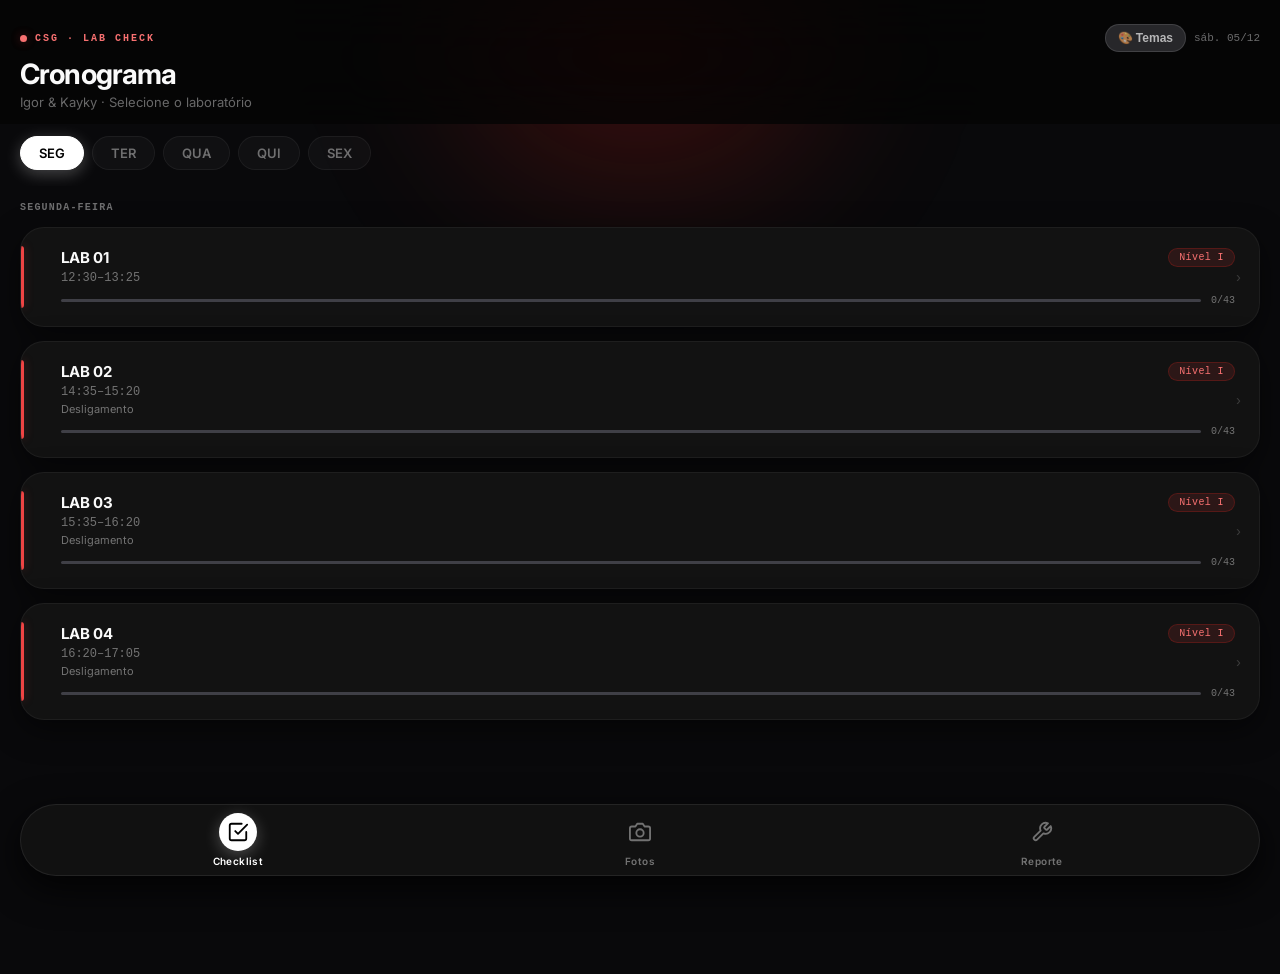
<file: cse-lab-system/index.html>
<!DOCTYPE html>
<html lang="pt-BR">
<head>
<meta charset="UTF-8">
<meta name="viewport" content="width=device-width, initial-scale=1.0, maximum-scale=1.0, viewport-fit=cover">
<meta name="theme-color" content="#09090b">
<meta name="apple-mobile-web-app-capable" content="yes">
<meta name="apple-mobile-web-app-status-bar-style" content="black-translucent">
<meta name="apple-mobile-web-app-title" content="CSG System">
<link rel="manifest" href="manifest.json">
<link rel="apple-touch-icon" href="icons/icon-192.png">
<title>CSG · Lab System</title>
<link rel="stylesheet" href="css/style.css">
</head>
<body>

<!-- TOAST -->
<div class="toast-container" id="toastContainer"></div>

<!-- LOADING Reporte -->
<div class="r-loading" id="rLoading"><div class="r-spinner"></div></div>

<!-- ══════════ CHECKLIST SCREENS ══════════ -->

<!-- ══════════════════════════ HOME ══════════════════════════ -->
<div class="screen active" id="screen-home">
  <div class="home-header">
    <div class="home-header-row">
      <span class="logo">CSG · Lab Check</span>
      <div style="display:flex;align-items:center;gap:8px">
        <button class="theme-btn" onclick="openThemeModal()" title="Trocar Tema" style="padding:6px 12px;border-radius:99px;background:var(--surface-2);border:1px solid var(--border);color:var(--text-2);font-size:12px;font-weight:600;cursor:pointer;display:flex;align-items:center;gap:4px">🎨 Temas</button>
        <span class="home-date" id="homeDate"></span>
      </div>
    </div>
    <div class="home-title">Cronograma</div>
    <div class="home-sub">Igor &amp; Kayky · Selecione o laboratório</div>
  </div>
  <div class="day-tabs" id="dayTabs"></div>
  <div class="schedule-content" id="scheduleContent"></div>
</div>

<!-- ══════════════════════════ CHECKLIST ══════════════════════════ -->
<div class="screen" id="screen-checklist">
  <div class="checklist-header">
    <div class="checklist-header-row">
      <button class="back-btn" onclick="goHome()"><svg width="18" height="18" viewBox="0 0 24 24" fill="none" stroke="currentColor" stroke-width="2.5" stroke-linecap="round" stroke-linejoin="round"><line x1="19" y1="12" x2="5" y2="12"/><polyline points="12 19 5 12 12 5"/></svg></button>
      <div class="checklist-title-wrap">
        <div class="checklist-lab-name" id="clLabName">LAB 01</div>
        <span class="checklist-type-tag" id="clTypeTag">Nível I</span>
      </div>
      <button class="reset-btn" onclick="resetChecklist()" title="Limpar tudo"><svg width="18" height="18" viewBox="0 0 24 24" fill="none" stroke="currentColor" stroke-width="2.5" stroke-linecap="round" stroke-linejoin="round"><path d="M23 4v6h-6"/><path d="M20.49 15a9 9 0 1 1-2.12-9.36L23 10"/></svg></button>
    </div>
    <div class="progress-bar-wrap">
      <div class="progress-bar-fill" id="progressBar"></div>
    </div>
    <div class="progress-label">
      <span id="progressText">0 / 0 itens</span>
      <span class="pct" id="progressPct">0%</span>
    </div>
  </div>

  <!-- step dots -->
  <div class="step-indicator" id="stepIndicator"></div>

  <div class="tabs" id="tabsContainer"></div>
  <div class="content" id="content"></div>

  <div class="bottom-bar">
    <div class="bottom-stats">
      <div class="bstat">
        <div class="bstat-val done" id="statDone">0</div>
        <div class="bstat-label">feitos</div>
      </div>
      <div class="bstat">
        <div class="bstat-val" id="statPending">0</div>
        <div class="bstat-label">pendentes</div>
      </div>
    </div>
    <button class="complete-btn" id="completeBtn" onclick="openModal()">Finalizar ✓</button>
  </div>
</div>

<!-- Defeito FAB (only visible on checklist screen) -->
<button class="defeito-fab" id="defeitoFab" onclick="openDefeitoModal()" style="display:none" title="Registrar Defeito">
  ⚠
  <span class="defeito-fab-badge" id="defeitoFabBadge" style="display:none">0</span>
</button>

<!-- Defeito Modal -->
<div class="defeito-overlay" id="defeitoOverlay" onclick="closeDefeitoOutside(event)">
  <div class="defeito-sheet">
    <div class="defeito-sheet-head">
      <div class="defeito-handle"></div>
      <div class="defeito-sheet-head-row">
        <span class="defeito-sheet-title" id="defeitoSheetTitle">⚠ Defeitos · LAB 01</span>
        <button class="defeito-close-btn" onclick="closeDefeitoModal()">Fechar</button>
      </div>
    </div>
    <div class="defeito-sheet-body">

      <!-- FORM -->
      <div class="defeito-form">
        <div class="defeito-pc-wrap">
          <label class="defeito-form-label">Posição / PC</label>
          <select class="defeito-pc-select" id="defeitoPcSelect">
            <option value="">— Selecione o PC ou local —</option>
          </select>
        </div>

        <label class="defeito-form-label">Foto do defeito</label>
        <div class="defeito-file-wrap" id="defeitoFileWrap">
          <input type="file" accept="image/*" capture="environment" id="defeitoFileInput" onchange="handleDefeitoPhoto(event)">
          <span class="defeito-file-label" id="defeitoFileLabel">Toque para tirar foto ou selecionar</span>
          <img class="defeito-file-preview" id="defeitoFilePreview" alt="preview">
        </div>

        <label class="defeito-form-label" style="margin-top:10px">Descrição do problema</label>
        <textarea class="defeito-input" id="defeitoDescInput" rows="3"
          placeholder="Ex: Monitor sem imagem, teclado com tecla faltando, cadeira quebrada..."></textarea>

        <button class="defeito-submit-btn" id="defeitoSubmitBtn" onclick="salvarDefeito()">
          Registrar Defeito
        </button>
      </div>

      <!-- LIST -->
      <div class="defeito-list-title">
        Defeitos registrados
        <span class="defeito-count-badge" id="defeitoListCount">0</span>
      </div>
      <div id="defeitoListContainer">
        <div class="defeito-empty">Nenhum defeito registrado ainda.</div>
      </div>

    </div><!-- /body -->
  </div><!-- /sheet -->
</div><!-- /overlay -->

<!-- Modal -->
<!-- Modal Finalizar Checklist -->
<div class="modal-overlay" id="modalOverlay" onclick="closeModalOutside(event)">
  <div class="modal">
    <div class="modal-handle"></div>
    <span class="modal-emoji" id="modalEmoji">&#10003;</span>
    <h2 id="modalTitle">Checklist completo!</h2>
    <p id="modalDesc"></p>
    <div id="pendingListContainer"></div>
    <div class="modal-actions">
      <button class="modal-btn primary" onclick="closeModal()">OK, entendido</button>
      <button class="wa-btn" id="waShareBtn" onclick="shareWhatsApp()">
        <svg width="16" height="16" viewBox="0 0 24 24" fill="currentColor"><path d="M17.472 14.382c-.297-.149-1.758-.867-2.03-.967-.273-.099-.471-.148-.67.15-.197.297-.767.966-.94 1.164-.173.199-.347.223-.644.075-.297-.15-1.255-.463-2.39-1.475-.883-.788-1.48-1.761-1.653-2.059-.173-.297-.018-.458.13-.606.134-.133.298-.347.446-.52.149-.174.198-.298.298-.497.099-.198.05-.371-.025-.52-.075-.149-.669-1.612-.916-2.207-.242-.579-.487-.5-.669-.51-.173-.008-.371-.01-.57-.01-.198 0-.52.074-.792.372-.272.297-1.04 1.016-1.04 2.479 0 1.462 1.065 2.875 1.213 3.074.149.198 2.096 3.2 5.077 4.487.709.306 1.262.489 1.694.625.712.227 1.36.195 1.871.118.571-.085 1.758-.719 2.006-1.413.248-.694.248-1.289.173-1.413-.074-.124-.272-.198-.57-.347m-5.421 7.403h-.004a9.87 9.87 0 01-5.031-1.378l-.361-.214-3.741.982.998-3.648-.235-.374a9.86 9.86 0 01-1.51-5.26c.001-5.45 4.436-9.884 9.888-9.884 2.64 0 5.122 1.03 6.988 2.898a9.825 9.825 0 012.893 6.994c-.003 5.45-4.437 9.884-9.885 9.884m8.413-18.297A11.815 11.815 0 0012.05 0C5.495 0 .16 5.335.157 11.892c0 2.096.547 4.142 1.588 5.945L.057 24l6.305-1.654a11.882 11.882 0 005.683 1.448h.005c6.554 0 11.89-5.335 11.893-11.893a11.821 11.821 0 00-3.48-8.413Z"/></svg>
        Compartilhar no WhatsApp
      </button>
      <button class="modal-btn secondary" onclick="copiarResumoModal()" style="margin-top:6px;background:var(--surface-2);color:var(--text);border:1px solid var(--border)">
        📋 Copiar Resumo
      </button>
      <button class="modal-btn secondary" id="modalSecBtn" onclick="resetChecklist(); closeModal()">Reiniciar checklist</button>
    </div>
  </div>
</div>

<!-- Modal de Seleção de Temas -->
<div class="modal-overlay" id="themeModalOverlay" onclick="closeThemeModalOutside(event)">
  <div class="modal">
    <div class="modal-handle"></div>
    <h2>🎨 Escolha o Tema</h2>
    <p style="font-size:13px;color:var(--text-3);margin-bottom:14px">Personalize o visual do aplicativo para o seu usuário.</p>
    <div class="theme-grid">
      <div class="theme-card" id="theme-card-dark" onclick="setTheme('dark')">
        <div class="theme-card-preview" style="background:#09090b"><div style="flex:1;background:#18181b"></div><div style="flex:1;background:#2563eb"></div></div>
        <div class="theme-card-title">🌙 Escuro</div>
        <div class="theme-card-sub">Dark Zinc</div>
      </div>
      <div class="theme-card" id="theme-card-light" onclick="setTheme('light')">
        <div class="theme-card-preview" style="background:#f8fafc"><div style="flex:1;background:#ffffff"></div><div style="flex:1;background:#0284c7"></div></div>
        <div class="theme-card-title">☀️ Claro</div>
        <div class="theme-card-sub">Light Slate</div>
      </div>
      <div class="theme-card" id="theme-card-midnight" onclick="setTheme('midnight')">
        <div class="theme-card-preview" style="background:#0b1329"><div style="flex:1;background:#152247"></div><div style="flex:1;background:#38bdf8"></div></div>
        <div class="theme-card-title">🌌 Azul Escuro</div>
        <div class="theme-card-sub">Midnight Blue</div>
      </div>
      <div class="theme-card" id="theme-card-emerald" onclick="setTheme('emerald')">
        <div class="theme-card-preview" style="background:#041f1a"><div style="flex:1;background:#0d3d34"></div><div style="flex:1;background:#10b981"></div></div>
        <div class="theme-card-title">🌲 Esmeralda</div>
        <div class="theme-card-sub">Dark Emerald</div>
      </div>
      <div class="theme-card" id="theme-card-violet" onclick="setTheme('violet')">
        <div class="theme-card-preview" style="background:#120924"><div style="flex:1;background:#27134d"></div><div style="flex:1;background:#8b5cf6"></div></div>
        <div class="theme-card-title">🔮 Ciber Violeta</div>
        <div class="theme-card-sub">Cyber Violet</div>
      </div>
    </div>
    <div class="modal-actions">
      <button class="modal-btn primary" onclick="closeThemeModal()">Concluído</button>
    </div>
  </div>
</div>

<!-- ══════════ FOTOS DOS POSTOS ══════════ -->
<div class="screen" id="screen-fotos">
  <div class="fotos-header">
    <div class="fotos-title-row">
      <div>
        <div class="fotos-title">Fotos dos Postos</div>
        <div class="fotos-sub">Referência visual · 2 fotos por posto</div>
      </div>
    </div>
    <div id="driveTokenInfo" style="display:none" class="drive-token-info">
      Drive conectado · <span id="driveMinLeft"></span>min restantes
      &nbsp;·&nbsp; <span style="cursor:pointer;text-decoration:underline" onclick="driveLogout()">sair</span>
    </div>
    <div class="fotos-lab-tabs" id="fotosLabTabs"></div>
  </div>
  <div class="fotos-content" id="fotosContent"></div>
</div>

<!-- Modal de foto -->
<div class="foto-modal-overlay" id="fotoModalOverlay" onclick="closeFotoModalOutside(event)">
  <div class="foto-modal">
    <div class="foto-loading-overlay" id="fotoLoadingOverlay"><div class="spinner"></div></div>
    <button class="foto-modal-close" onclick="closeFotoModal()">✕</button>
    <div class="foto-modal-handle"></div>
    <div class="foto-modal-title" id="fotoModalTitle">Posto 01</div>
    <div class="foto-modal-sub" id="fotoModalSub">LAB 01 · Selecione o tipo</div>
    <div class="foto-modal-tabs">
      <button class="foto-tab-btn active" id="fotoTabFrente"  onclick="switchFotoTab('frente')">Frente</button>
      <button class="foto-tab-btn"        id="fotoTabDetalhe" onclick="switchFotoTab('detalhe')">Detalhe</button>
    </div>
    <img   class="foto-preview-area" id="fotoPreviewImg" alt="foto" style="display:none">
    <div   class="foto-empty-area"   id="fotoEmptyArea"><svg width="32" height="32" viewBox="0 0 24 24" fill="none" stroke="currentColor" stroke-width="1.5" opacity="0.4"><path d="M23 19a2 2 0 01-2 2H3a2 2 0 01-2-2V8a2 2 0 012-2h4l2-3h6l2 3h4a2 2 0 012 2z"/><circle cx="12" cy="13" r="4"/></svg><span>Nenhuma foto ainda</span></div>
    <label class="foto-upload-btn">
      Tirar foto / selecionar
      <input type="file" accept="image/*" capture="environment" id="fotoUploadInput" onchange="handleFotoUpload(event)">
    </label>
    <button class="foto-save-btn"   id="fotoSaveBtn"   onclick="salvarFoto()"  disabled>Salvar foto</button>
    <button class="foto-delete-btn" id="fotoDeleteBtn" onclick="deletarFoto()" style="display:none">Remover foto</button>
  </div>
</div>

<!-- ══════════ REPORTE TI ══════════ -->
<div class="screen" id="screen-reporte">
  <div class="reporte-content">
    <div class="reporte-header-card">
      <h1>CSG · TI Reporte</h1>
      <p>Reporte + WhatsApp Automático</p>
    </div>
    
    <!-- Painel Expansível de Customização do Prompt -->
    <div class="prompt-editor-box">
      <div class="prompt-editor-header">
        <span class="prompt-editor-title">⚙️ Personalizar Prompt do Reporte</span>
        <button onclick="togglePromptEditor()" id="togglePromptBtn" style="background:none;border:none;color:var(--accent-bright);font-size:12px;font-weight:600;cursor:pointer">Editar template ✏️</button>
      </div>
      <div id="promptEditorBody" style="display:none;margin-top:10px">
        <p style="font-size:12px;color:var(--text-3);margin-bottom:8px">Edite o modelo de texto enviado no WhatsApp. Clique na tag para inserir:</p>
        <div class="prompt-tags-list">
          <span class="prompt-tag" onclick="insertPromptTag('{LAB}')">{LAB}</span>
          <span class="prompt-tag" onclick="insertPromptTag('{PC}')">{PC}</span>
          <span class="prompt-tag" onclick="insertPromptTag('{TIPO}')">{TIPO}</span>
          <span class="prompt-tag" onclick="insertPromptTag('{HORA}')">{HORA}</span>
          <span class="prompt-tag" onclick="insertPromptTag('{DATA}')">{DATA}</span>
          <span class="prompt-tag" onclick="insertPromptTag('{DESCRICAO}')">{DESCRICAO}</span>
        </div>
        <textarea class="prompt-textarea" id="customPromptInput" oninput="updatePromptPreview()"></textarea>
        <div style="display:flex;justify-content:space-between;align-items:center;margin-top:8px">
          <button onclick="resetCustomPrompt()" style="background:none;border:none;color:var(--red);font-size:11px;cursor:pointer">Restaurar padrão</button>
          <button onclick="saveCustomPrompt()" style="background:var(--accent);color:#fff;border:none;padding:5px 14px;border-radius:99px;font-size:12px;font-weight:600;cursor:pointer">Salvar Template ✓</button>
        </div>
        <div class="prompt-preview-box" id="promptPreviewBox">Pré-visualização do texto...</div>
      </div>
    </div>

    <div class="r-info">
      <p>Após enviar, o WhatsApp abrirá com o reporte formatado e pronto para enviar.</p>
    </div>
    <div class="r-form-group">
      <label class="r-label">Laboratório</label>
      <select id="rLab" class="r-input" onchange="updatePromptPreview()">
        <option value="">Selecione um laboratório</option>
        <option value="LAB 01">Laboratório 01</option>
        <option value="LAB 02">Laboratório 02</option>
        <option value="LAB 03">Laboratório 03</option>
        <option value="LAB 04">Laboratório 04</option>
      </select>
    </div>
    <div class="r-form-group">
      <label class="r-label">Número do PC</label>
      <input type="number" id="rPc" class="r-input" min="1" max="41" placeholder="1 a 41" oninput="updatePromptPreview()">
    </div>
    <div class="r-form-group">
      <label class="r-label">Tipo de Problema</label>
      <select id="rTipo" class="r-input" onchange="updatePromptPreview()">
        <option value="">Selecione</option>
        <option value="Periféricos">Periféricos (Teclado, Mouse, etc)</option>
        <option value="Monitor / Vídeo">Monitor / Vídeo</option>
        <option value="Hardware Interno">Hardware Interno (CPU, RAM, etc)</option>
        <option value="Software / Rede">Software / Rede</option>
        <option value="Estrutura / Mobiliário">Estrutura / Mobiliário</option>
        <option value="Outro">Outro</option>
      </select>
    </div>
    <div class="r-form-group">
      <label class="r-label">Descrição</label>
      <textarea id="rDesc" class="r-input" placeholder="Descreva o problema em detalhes..." oninput="updatePromptPreview()"></textarea>
    </div>
    <div class="r-form-group">
      <label class="r-label">Foto do Problema</label>
      <div class="r-file-wrap">
        <input type="file" accept="image/*" capture="environment" id="rFoto" onchange="handleRFoto(event)">
        <span class="r-file-label" id="rFotoLabel">Toque para tirar foto ou selecionar</span>
      </div>
      <img class="r-preview" id="rPreview" alt="preview">
    </div>
    <button class="r-submit-btn" id="rSubmitBtn" onclick="submitReporte()">
      <svg width="18" height="18" viewBox="0 0 24 24" fill="currentColor"><path d="M17.472 14.382c-.297-.149-1.758-.867-2.03-.967-.273-.099-.471-.148-.67.15-.197.297-.767.966-.94 1.164-.173.199-.347.223-.644.075-.297-.15-1.255-.463-2.39-1.475-.883-.788-1.48-1.761-1.653-2.059-.173-.297-.018-.458.13-.606.134-.133.298-.347.446-.52.149-.174.198-.298.298-.497.099-.198.05-.371-.025-.52-.075-.149-.669-1.612-.916-2.207-.242-.579-.487-.5-.669-.51-.173-.008-.371-.01-.57-.01-.198 0-.52.074-.792.372-.272.297-1.04 1.016-1.04 2.479 0 1.462 1.065 2.875 1.213 3.074.149.198 2.096 3.2 5.077 4.487.709.306 1.262.489 1.694.625.712.227 1.36.195 1.871.118.571-.085 1.758-.719 2.006-1.413.248-.694.248-1.289.173-1.413-.074-.124-.272-.198-.57-.347m-5.421 7.403h-.004a9.87 9.87 0 01-5.031-1.378l-.361-.214-3.741.982.998-3.648-.235-.374a9.86 9.86 0 01-1.51-5.26c.001-5.45 4.436-9.884 9.888-9.884 2.64 0 5.122 1.03 6.988 2.898a9.825 9.825 0 012.893 6.994c-.003 5.45-4.437 9.884-9.885 9.884m8.413-18.297A11.815 11.815 0 0012.05 0C5.495 0 .16 5.335.157 11.892c0 2.096.547 4.142 1.588 5.945L.057 24l6.305-1.654a11.882 11.882 0 005.683 1.448h.005c6.554 0 11.89-5.335 11.893-11.893a11.821 11.821 0 00-3.48-8.413Z"/></svg>
      Enviar via WhatsApp
    </button>
  </div>
</div>

<!-- ══════════ BOTTOM NAV ══════════ -->
<nav class="bottom-nav">
  <button class="nav-btn active" id="navChecklist" onclick="navTo('home')">
    <span class="nav-icon"><svg width="22" height="22" viewBox="0 0 24 24" fill="none" stroke="currentColor" stroke-width="2" stroke-linecap="round" stroke-linejoin="round"><polyline points="9 11 12 14 22 4"/><path d="M21 12v7a2 2 0 01-2 2H5a2 2 0 01-2-2V5a2 2 0 012-2h11"/></svg></span>Checklist
  </button>
  <button class="nav-btn nav-fotos" id="navFotos" onclick="navTo('fotos')">
    <span class="nav-icon"><svg width="22" height="22" viewBox="0 0 24 24" fill="none" stroke="currentColor" stroke-width="2" stroke-linecap="round" stroke-linejoin="round"><path d="M23 19a2 2 0 01-2 2H3a2 2 0 01-2-2V8a2 2 0 012-2h4l2-3h6l2 3h4a2 2 0 012 2z"/><circle cx="12" cy="13" r="4"/></svg></span>Fotos
    <span class="nav-badge" id="fotosBadge"></span>
  </button>
  <button class="nav-btn nav-reporte" id="navReporte" onclick="navTo('reporte')">
    <span class="nav-icon"><svg width="22" height="22" viewBox="0 0 24 24" fill="none" stroke="currentColor" stroke-width="2" stroke-linecap="round" stroke-linejoin="round"><path d="M14.7 6.3a1 1 0 000 1.4l1.6 1.6a1 1 0 001.4 0l3.77-3.77a6 6 0 01-7.94 7.94l-6.91 6.91a2.12 2.12 0 01-3-3l6.91-6.91a6 6 0 017.94-7.94l-3.76 3.76z"/></svg></span>Reporte
  </button>
</nav>

<script>
// ══════════════════════════════════════════════
// CONFIG — preencha após configurar Google Cloud
// ══════════════════════════════════════════════
const CFG = {
  CLIENT_ID:    '752637013195-2efafcn119m6ssohnhn4h6ih6alb72ie.apps.googleusercontent.com',
  REDIRECT_URI: 'https://SerranoGuardia.github.io/serrano/',
  SCOPES:       'https://www.googleapis.com/auth/drive',
  PASTAS: {
    'LAB 01': '17MOU0hIc8m6JoIttVdo2RePqNJCvB4c0',
    'LAB 02': '1kxEiKmahxGcmpzEp8EeC49hykdXeRG5P',
    'LAB 03': '1GnUR_YZ_gCNnBRU30zbpBjp0Vw-WvnIh',
    'LAB 04': '1kwBlgtO0JugpssXCCSpsxYiFkdiSZ0O2',
  },
  NUMERO_TI: '5511988720669',
  WEB_APP_URL: '',
};

// ══════════════════════════════════════════════
// NAVEGAÇÃO
// ══════════════════════════════════════════════
let currentNav = 'home';

function navTo(section) {
  currentNav = section;
  document.querySelectorAll('.nav-btn').forEach(b => b.classList.remove('active'));

  if (section === 'home') {
    document.getElementById('navChecklist').classList.add('active');
    showScreen('screen-home');
    document.getElementById('defeitoFab').style.display = 'none';
  } else if (section === 'fotos') {
    document.getElementById('navFotos').classList.add('active');
    showScreen('screen-fotos');
    document.getElementById('defeitoFab').style.display = 'none';
    initFotos();
  } else if (section === 'reporte') {
    document.getElementById('navReporte').classList.add('active');
    showScreen('screen-reporte');
    document.getElementById('defeitoFab').style.display = 'none';
  }
}

// ══════════════════════════════════════════════
// CHECKLIST JS (original da v4 intacto)
// ══════════════════════════════════════════════

// ═══════════════════════════════════════════════
// DATA
// ═══════════════════════════════════════════════
const DAYS = [
  { key:'seg', label:'SEG', fullLabel:'Segunda-feira' },
  { key:'ter', label:'TER', fullLabel:'Terça-feira' },
  { key:'qua', label:'QUA', fullLabel:'Quarta-feira' },
  { key:'qui', label:'QUI', fullLabel:'Quinta-feira' },
  { key:'sex', label:'SEX', fullLabel:'Sexta-feira' }
];

const SCHEDULE = {
  seg: [
    { lab:'LAB 01', time:'12:30–13:25', type:'nivel1', note:'' },
    { lab:'LAB 02', time:'14:35–15:20', type:'nivel1', note:'Desligamento' },
    { lab:'LAB 03', time:'15:35–16:20', type:'nivel1', note:'Desligamento' },
    { lab:'LAB 04', time:'16:20–17:05', type:'nivel1', note:'Desligamento' },
  ],
  ter: [
    { lab:'LAB 02', time:'14:00–15:15', type:'completa', note:'Desligamento' },
    { lab:'LAB 03', time:'15:30–16:45', type:'completa', note:'Desligamento' },
    { lab:'LAB 04', time:'16:45–18:00', type:'completa', note:'Desligamento' },
  ],
  qua: [
    { lab:'LAB 02', time:'15:30–16:15', type:'nivel1', note:'Desligamento' },
    { lab:'LAB 03', time:'16:15–17:00', type:'nivel1', note:'Desligamento' },
    { lab:'LAB 04', time:'17:00–17:45', type:'nivel1', note:'Desligamento' },
    { lab:'LAB 01', time:'17:45–17:55', type:null,     note:'Só desligamento · recolher chave' },
  ],
  qui: [
    { lab:'LAB 02', time:'13:15–14:00', type:'nivel1', note:'' },
    { lab:'LAB 03', time:'15:35–16:20', type:'nivel1', note:'Desligamento' },
    { lab:'LAB 01', time:'16:20–17:05', type:'nivel1', note:'Desligamento · recolher chave' },
    { lab:'LAB 04', time:'17:05–17:45', type:'nivel1', note:'Desligamento' },
    { lab:'LAB 02', time:'17:45–18:00', type:'nivel2', note:'Desligamento' },
  ],
  sex: [
    { lab:'LAB 03', time:'14:40–15:25', type:'nivel1', note:'Desligamento' },
    { lab:'LAB 02', time:'15:40–16:25', type:'nivel1', note:'Desligamento' },
    { lab:'LAB 01', time:'16:25–17:10', type:'nivel1', note:'Desligamento · recolher chave' },
    { lab:'LAB 04', time:'17:10–17:55', type:'nivel1', note:'Desligamento' },
  ]
};

const ENCERRAMENTO_ITEMS = [
  'Desligar computadores.',
  'Desligar estabilizadores (apenas após desligar os computadores).',
  'Desligar disjuntores (apenas após desligar os estabilizadores).',
  'Desconectar o notebook do professor da tomada (quando aplicável).',
  'Posicionar cada mouse junto à respectiva CPU e deixar o cabeamento organizado.',
  'Posicionar cada teclado junto à respectiva CPU e deixar o cabeamento organizado.',
  'Recostar as cadeiras nas bancadas, segundo a numeração de cada posição.',
  'Colocar a banqueta junto à mesa do professor.',
  'Alinhar as arenas que estão penduradas na parede (lab 04).',
  'Apagar o quadro branco e a lousa.',
  'Encaminhar objetos no suporte da lousa para a Secretaria (exceção: apagadores e marcadores de quadro branco no lab 01).',
  'Fechar as janelas (obrigatório apenas nos labs 01 e 03).',
  'Travar as janelas (obrigatório apenas no lab 03).',
  'Desligar os ventiladores.',
  'Apagar as luzes.',
  'Trancar a porta.'
];

const CHECKLISTS = {
  nivel1: [
    { id:'infra', tab:'🏗️ Infraestrutura', sections: [
      { id:'porta',        title:'1.1 PORTA',        num:'1.1', items:['Face interna e externa: integridade.','Maçaneta: integridade.','Janelinha (quando aplicável): integridade.'] },
      { id:'janelas',      title:'1.2 JANELAS',       num:'1.2', items:['Cortinas desencaixadas.'] },
      { id:'ventiladores', title:'1.3 VENTILADORES',  num:'1.3', items:['Funcionamento.'] },
      { id:'lousa',        title:'1.4 LOUSA',         num:'1.4', items:['Integridade da superfície da lousa.','Integridade do suporte para apagador e caneta de quadro branco.'] },
      { id:'iluminacao',   title:'1.5 ILUMINAÇÃO',    num:'1.5', items:['Lâmpadas "queimadas" ou intermitentes.'] }
    ]},
    { id:'postos', tab:'💻 Postos de Trabalho', sections: [
      { id:'cpus',          title:'2.1 CPUs',          num:'2.1', group: 1, items:['Gabinete: integridade (danos, riscos, parafusos faltando ou frouxos, conexão do cabeamento).','Suportes (pés) de borracha: integridade e encaixe.','Tampas de baia frontais: integridade e encaixe.','Identificação da numeração de bancadas: integridade.'] },
      { id:'monitores',     title:'2.4 MONITORES',     num:'2.4', group: 1, items:['Integridade da carcaça e da tela (riscos visíveis com o monitor ligado e desligado).'] },
      { id:'bancadas',      title:'2.5 BANCADAS',      num:'2.5', group: 1, items:['Integridade da parte superior: riscos, danos e descascados.','Limpeza na parte superior: papéis de bala, adesivos, chicletes etc.'] },
      { id:'estabilizadores', title:'2.7 ESTABILIZADORES', num:'2.7', group: 1, items:['Funcionamento: botão power e LED.','Carcaça: integridade.','Cabos de energia (do próprio estabilizador e dos equipamentos conectados): falha na integridade do isolamento, revelando a fiação interna.'] },
      { id:'mouses',        title:'2.2 MOUSES',        num:'2.2', group: 2, items:['Carcaça e botões: integridade.','Cabo: dano na integridade do isolamento, revelando a fiação interna.'] },
      { id:'teclados',      title:'2.3 TECLADOS',      num:'2.3', group: 2, items:['Carcaça: integridade.','Teclas soltas (virar cada teclado "de cabeça para baixo" e chacoalhá-lo levemente).','Teclas danificadas ou com encapamento danificado.','Objetos estranhos entre as teclas.','Cabo: dano na integridade do isolamento, revelando a fiação interna.'] },
      { id:'cadeiras',      title:'2.6 CADEIRAS',      num:'2.6', group: 2, items:['Assento, encosto e "pernas" da cadeira: integridade (rachaduras, danos etc.).','Limpeza: riscos, adesivos, chicletes ou outras coisas no assento ou no encosto.'] }
    ]},
    { id:'encerramento', tab:'🔒 Encerramento', sections: [
      { id:'enc', title:'AÇÕES PARA ENCERRAMENTO', num:'3', items:ENCERRAMENTO_ITEMS }
    ]}
  ],

  nivel2: [
    { id:'postos', tab:'💻 Postos de Trabalho', sections: [
      { id:'cpus',     title:'1.1 CPUs',     num:'1.1', group: 1, items:['Gabinete: integridade (danos, riscos).','Suportes (pés) de borracha: integridade e encaixe.','Tampas de baia frontais: integridade e encaixe.'] },
      { id:'monitores', title:'1.4 MONITORES', num:'1.4', group: 1, items:['Integridade da carcaça e da tela (riscos visíveis com o monitor ligado e desligado).'] },
      { id:'bancadas', title:'1.5 BANCADAS',  num:'1.5', group: 1, items:['Integridade da parte superior: riscos, danos e descascados.','Limpeza na parte superior: papéis de bala, adesivos, chicletes etc.'] },
      { id:'mouses',   title:'1.2 MOUSES',   num:'1.2', group: 2, items:['Carcaça e botões: integridade.'] },
      { id:'teclados', title:'1.3 TECLADOS', num:'1.3', group: 2, items:['Carcaça: integridade.','Teclas soltas (virar cada teclado "de cabeça para baixo" e chacoalhá-lo levemente).','Teclas danificadas ou com encapamento danificado.','Objetos estranhos entre as teclas.'] },
      { id:'cadeiras', title:'1.6 CADEIRAS',  num:'1.6', group: 2, items:['Assento, encosto e "pernas" da cadeira: integridade (rachaduras, danos etc.).','Limpeza: riscos, adesivos, chicletes ou outras coisas no assento ou no encosto.'] }
    ]},
    { id:'encerramento', tab:'🔒 Encerramento', sections: [
      { id:'enc', title:'AÇÕES PARA ENCERRAMENTO', num:'2', items:ENCERRAMENTO_ITEMS }
    ]}
  ],

  completa: [
    { id:'infra', tab:'🏗️ Infraestrutura', sections: [
      { id:'porta',     title:'1.1 PORTA',     num:'1.1', items:['Face interna e externa: integridade.','Janelinha (quando aplicável): integridade.','Maçaneta: integridade e funcionamento.','Fechadura: integridade e funcionamento.','Abertura e fechamento.'] },
      { id:'janelas',   title:'1.2 JANELAS',   num:'1.2', items:['Vidros e molduras: integridade.','Puxadores e travas: integridade e funcionamento (na abertura e no fechamento).','Cortinas: integridade e funcionamento (deslizamento).','Cortinas desencaixadas.'] },
      { id:'ventiladores', title:'1.3 VENTILADORES', num:'1.3', items:['Acionamento e desligamento.','Controle de velocidade (quando aplicável): variação.','Botões e knobs: integridade.'] },
      { id:'lousa',     title:'1.4 LOUSA',     num:'1.4', items:['Integridade da superfície da lousa.','Integridade do suporte para apagador e caneta de quadro branco.'] },
      { id:'iluminacao', title:'1.5 ILUMINAÇÃO', num:'1.5', items:['Acionamento e desligamento.','Lâmpadas "queimadas" ou intermitentes.'] },
      { id:'comvisual', title:'1.6 COM. VISUAL', num:'1.6', items:['Integridade e colagem de cartazes, avisos e horários de aula fixados nas paredes.','Integridade e colagem de avisos adesivados na porta (proibição de uso de celular, instruções para trancar a porta etc.).'] }
    ]},
    { id:'postos', tab:'💻 Postos de Trabalho', sections: [
      { id:'cpus',     title:'2.1 CPUs',     num:'2.1', group: 1, items:['Gabinete: integridade (danos, riscos, parafusos faltando ou frouxos etc.).','Suportes (pés) de borracha: integridade e encaixe.','Tampas de baia frontais: integridade e encaixe.','Tampas de baia traseiras: integridade e encaixe.','Orifícios de ventilação e dentro de baias: existência de objetos estranhos, especialmente obstruindo a passagem de ar.','Conectores dos periféricos: encaixados por completo.','Identificação da numeração de posição: integridade.','Etiqueta OEM: integridade.','Etiqueta de código CSG: integridade.'] },
      { id:'monitores', title:'2.4 MONITORES', num:'2.4', group: 1, items:['Integridade da carcaça e da tela (riscos, aqueles visíveis com o monitor ligado e os notados com o mesmo desligado).','Cabo: dano na integridade do isolamento, revelando a fiação interna.','Etiqueta de código CSG (quando aplicável): integridade.','Etiqueta de fabricação (quando aplicável): integridade.'] },
      { id:'bancadas', title:'2.6 BANCADAS',  num:'2.6', group: 1, items:['Integridade da parte superior: riscos, danos e descascados.','Integridade da parte inferior, laterais e sustentação ("pernas"): riscos, danos e descascados.','Integridade da identificação das bancadas (lab 04).','Limpeza na parte superior, inferior, laterais e sustentação ("pernas"): papéis de bala, adesivos, chicletes, rabiscos etc.'] },
      { id:'estabilizadores', title:'2.5 ESTABILIZADORES', num:'2.5', group: 1, items:['Funcionamento: botão power e LED.','Carcaça: integridade.','Orifícios de ventilação e dentro de baias: existência de objetos estranhos.','Cabos de energia (do próprio estabilizador e dos equipamentos a ele conectados, em ambas as extremidades): falha na integridade do isolamento, revelando a fiação interna.','Cabos de energia (do próprio estabilizador e dos equipamentos a ele conectados, em ambas as extremidades): encaixados por completo.'] },
      { id:'arenas',   title:'2.8 ARENAS',    num:'2.8', group: 1, items:['Integridade da estrutura (danos, fixação das quinas etc).','Integridade da identificação.'] },
      { id:'professor', title:'2.9 EQUIP. PROFESSOR', num:'2.9', group: 1, items:['Integridade do computador (conforme o caso: notebook, CPU, monitor, mouse, teclado, estabilizador e cabeamento).','Integridade da mesa.','Integridade da mesa de apoio (mesa branca com rodinhas).','Integridade da cadeira.','Integridade da banqueta de madeira.'] },
      { id:'mouses',   title:'2.2 MOUSES',   num:'2.2', group: 2, items:['Carcaça e botões: integridade.','Cabo: dano na integridade do isolamento, revelando a fiação interna.','Botões esquerdo, direito e central (quando aplicável): funcionamento (selecionar e arrastar).','Botão de scroll: funcionamento (rolagem e seleção).','Etiqueta de código CSG (quando aplicável): integridade.','Etiqueta de fabricação (quando aplicável): integridade.'] },
      { id:'teclados', title:'2.3 TECLADOS', num:'2.3', group: 2, items:['Carcaça: integridade.','Teclas soltas (dica: virar cada teclado "de cabeça para baixo" e chacoalhá-lo levemente).','Teclas danificadas ou com encapamento danificado.','Teclas com caracteres apagados.','Teclas em posições trocadas.','Objetos estranhos entre as teclas.','Cabo: dano na integridade do isolamento, revelando a fiação interna.','Etiqueta de código CSG (quando aplicável): integridade.','Etiqueta de fabricação (quando aplicável): integridade.'] },
      { id:'cadeiras', title:'2.7 CADEIRAS',  num:'2.7', group: 2, items:['Assento, encosto e "pernas" da cadeira: integridade (rachaduras, danos etc.).','Limpeza: riscos, figurinhas, chicletes ou outras coisas no assento, no encosto ou embaixo da cadeira.'] }
    ]},
    { id:'encerramento', tab:'🔒 Encerramento', sections: [
      { id:'apagar',     title:'3.1 APAGAR ARQUIVOS',  num:'3.1', items:['Da área de trabalho.','Da pasta "Documentos".','Da pasta "Imagens".','Da pasta "Downloads".','Da Lixeira.'] },
      { id:'papelparede', title:'3.2 PAPÉIS DE PAREDE', num:'3.2', items:['Da área de trabalho.','Do navegador.'] },
      { id:'finais',     title:'3.3 MOVIMENTOS FINAIS', num:'3.3', items:['Desligar computadores.','Desligar estabilizadores (apenas após desligar os computadores).','Desligar disjuntores (apenas após desligar os estabilizadores).','Desconectar o notebook do professor da tomada (quando aplicável).','Passar pano na base para remover o pó do monitor, de sua base, da CPU, dos periféricos (mouse e teclado), dos estabilizadores e da superfície da bancada.','Se preciso, utilizar álcool ou pano embebido em água e sabão neutro para a remoção de sujidades em bancadas e equipamentos (incluindo os estabilizadores).','Alinhar os computadores entre si.','Ajustar o ângulo da tela dos monitores a 90°.','Posicionar cada mouse e teclado junto às respectivas CPUs e deixar os cabeamentos organizados.','Recostar as cadeiras nas bancadas, segundo a numeração de cada posição.','Colocar a banqueta junto à mesa do professor.','Alinhar as arenas que estão penduradas na parede (lab 04).','Apagar o quadro branco e a lousa (se a lousa estiver manchada, limpá-la com pano embebido em álcool).','Recolher papéis e outros objetos sobre a mesa do professor ou embaixo dela, encaminhando-os para a Secretaria.','Encaminhar objetos no suporte da lousa para a Secretaria (exceção: apagadores e marcadores de quadro branco no lab 01).','Fechar as janelas (obrigatório apenas nos labs 01 e 03).','Travar as janelas (obrigatório apenas no lab 03).','Desligar os ventiladores.','Apagar as luzes.','Trancar a porta.'] }
    ]}
  ]
};

// ═══════════════════════════════════════════════
// STATE
// ═══════════════════════════════════════════════
let currentSession = null;
let currentData = [];
let activeTab = 0;
let state = {};

const TYPE_LABELS = { nivel1:'Revisão Parcial Nível I', nivel2:'Revisão Parcial Nível II', completa:'Revisão Completa' };
const TYPE_TAGS   = { nivel1:['tag-nivel1','Nível I'], nivel2:['tag-nivel2','Nível II'], completa:['tag-completa','Completa'] };
const TYPE_BADGE  = { nivel1:['badge-nivel1','Nível I'], nivel2:['badge-nivel2','Nível II'], completa:['badge-completa','Completa'], null:['badge-none','Desligamento'] };
const TYPE_ACCENT = { nivel1:'accent-nivel1', nivel2:'accent-nivel2', completa:'accent-completa' };

function getTodayKey() {
  const map = { 1:'seg', 2:'ter', 3:'qua', 4:'qui', 5:'sex' };
  return map[new Date().getDay()] || null;
}
let activeDayKey = getTodayKey() || 'seg';

// ═══════════════════════════════════════════════
// TOAST
// ═══════════════════════════════════════════════
function showToast(msg, type='info', duration=2400) {
  const c = document.getElementById('toastContainer');
  const t = document.createElement('div');
  t.className = `toast ${type}`;
  t.textContent = msg;
  c.appendChild(t);
  setTimeout(() => {
    t.classList.add('out');
    setTimeout(() => t.remove(), 320);
  }, duration);
}

// ═══════════════════════════════════════════════
// NOTIFICATIONS
// ═══════════════════════════════════════════════
function requestNotificationPermission() {
  if ('Notification' in window && Notification.permission === 'default') {
    Notification.requestPermission();
  }
}

function sendNotification(title, body) {
  if ('Notification' in window && Notification.permission === 'granted') {
    new Notification(title, { body, icon: '' });
  }
}

// ═══════════════════════════════════════════════
// HOME
// ═══════════════════════════════════════════════
function initHome() {
  const now = new Date();
  const opts = { weekday:'short', day:'2-digit', month:'2-digit' };
  document.getElementById('homeDate').textContent = now.toLocaleDateString('pt-BR', opts).replace(',','');
  renderDayTabs();
  renderSchedule();
  requestNotificationPermission();
}

function renderDayTabs() {
  const todayKey = getTodayKey();
  document.getElementById('dayTabs').innerHTML = DAYS.map(d => `
    <button class="day-tab${d.key===activeDayKey?' active':''}${d.key===todayKey?' today':''}"
      onclick="switchDay('${d.key}')">
      ${d.label}${d.key===todayKey?' ·':''}
    </button>`).join('');
}

function switchDay(key) { activeDayKey=key; renderDayTabs(); renderSchedule(); }

function getSessionState(dayKey, cardIdx) {
  return _loadStateWithExpiry(`session_${dayKey}_${cardIdx}`);
}

function isCardDone(dayKey, cardIdx) {
  const card = SCHEDULE[dayKey][cardIdx];
  if (!card.type) return false;
  const saved = getSessionState(dayKey, cardIdx);
  const data = CHECKLISTS[card.type];
  let total=0, done=0;
  data.forEach((tab,ti) => tab.sections.forEach((sec,si) => sec.items.forEach((_,ii) => { total++; if(saved[`${ti}-${si}-${ii}`]) done++; })));
  return total>0 && done===total;
}

function renderSchedule() {
  const todayKey = getTodayKey();
  const cards = SCHEDULE[activeDayKey];
  const isToday = activeDayKey === todayKey;
  const dayObj = DAYS.find(d => d.key===activeDayKey);

  let html = `<div class="schedule-day-label">${dayObj.fullLabel}${isToday?'<span class="today-badge">HOJE</span>':''}</div>`;

  cards.forEach((card, idx) => {
    const [bdgClass, bdgLabel] = TYPE_BADGE[card.type] || TYPE_BADGE[null];
    const accentClass = card.type ? TYPE_ACCENT[card.type] : 'accent-none';
    const hasChecklist = card.type !== null;
    const done = hasChecklist && isCardDone(activeDayKey, idx);

    let progressHTML = '';
    if (hasChecklist) {
      const saved = getSessionState(activeDayKey, idx);
      const data = CHECKLISTS[card.type];
      let total=0, doneCount=0;
      data.forEach((tab,ti) => tab.sections.forEach((sec,si) => sec.items.forEach((_,ii) => { total++; if(saved[`${ti}-${si}-${ii}`]) doneCount++; })));
      const pct = total ? Math.round((doneCount/total)*100) : 0;
      progressHTML = `<div class="lab-progress">
        <div class="lab-progress-bar"><div class="lab-progress-fill" style="width:${pct}%"></div></div>
        <span class="lab-progress-text">${doneCount}/${total}</span>
      </div>`;
    }

    const doneLabel = done ? `<span class="lab-type-badge badge-done">✓ Concluído</span>` : `<span class="lab-type-badge ${bdgClass}">${bdgLabel}</span>`;

    html += `<div class="lab-card${hasChecklist?'':' no-checklist'}${done?' done-card':''}"
           onclick="${hasChecklist?`openChecklist('${activeDayKey}',${idx})`:''}">
      <div class="lab-card-accent ${done?'accent-completa':accentClass}"></div>
      <div class="lab-card-inner">
        <div class="lab-card-row">
          <span class="lab-name">${card.lab}</span>
          ${doneLabel}
        </div>
        <div class="lab-time">${card.time}</div>
        ${card.note?`<div class="lab-note">${card.note}</div>`:''}
        ${progressHTML}
      </div>
      ${hasChecklist?'<span class="lab-arrow">›</span>':''}
    </div>`;
  });

  document.getElementById('scheduleContent').innerHTML = html;
}

// ═══════════════════════════════════════════════
// CHECKLIST
// ═══════════════════════════════════════════════
function openChecklist(dayKey, cardIdx) {
  const card = SCHEDULE[dayKey][cardIdx];
  currentSession = { dayKey, cardIdx, type:card.type, lab:card.lab };
  currentData = CHECKLISTS[card.type];

  const sKey = `session_${dayKey}_${cardIdx}`;
  state = _loadStateWithExpiry(sKey);

  currentData.forEach((tab,ti) => tab.sections.forEach((sec,si) => sec.items.forEach((_,ii) => {
    const id=`${ti}-${si}-${ii}`; if(!(id in state)) state[id]=false;
  })));

  activeTab = 0;
  document.getElementById('clLabName').textContent = `${card.lab} · ${DAYS.find(d=>d.key===dayKey).label}`;
  const [tagClass] = TYPE_TAGS[card.type];
  const tagEl = document.getElementById('clTypeTag');
  tagEl.className = `checklist-type-tag ${tagClass}`;
  tagEl.textContent = TYPE_LABELS[card.type];

  renderStepIndicator();
  renderTabs();
  renderContent();
  updateProgress();
  updateTabBadges();
  showScreen('screen-checklist');
  // Show defeito FAB
  document.getElementById('defeitoFab').style.display = 'flex';
  document.getElementById('defeitoSheetTitle').textContent = `⚠ Defeitos · ${card.lab}`;
  updateDefeitoFabBadge();
  // Populate PC select
  _populateDefeitoPcSelect(card.lab);
}

function goHome() {
  document.getElementById('defeitoFab').style.display = 'none';
  showScreen('screen-home');
  renderSchedule();
}

function showScreen(id) {
  document.querySelectorAll('.screen').forEach(s=>s.classList.remove('active'));
  document.getElementById(id).classList.add('active');
  window.scrollTo(0,0);
}

// ── 24H AUTO-RESET LOGIC ──
// State is saved as { items: {...}, timestamps: { id: epochMs } }
function saveState() {
  if (!currentSession) return;
  const key = `session_${currentSession.dayKey}_${currentSession.cardIdx}`;
  try {
    const existing = _loadRaw(key);
    const timestamps = existing.timestamps || {};
    // record timestamp for newly-checked items; clear timestamp when unchecked
    Object.keys(state).forEach(id => {
      if (state[id] && !timestamps[id]) timestamps[id] = Date.now();
      if (!state[id]) delete timestamps[id];
    });
    localStorage.setItem(key, JSON.stringify({ items: state, timestamps }));
  } catch(e) {}
}

function _loadRaw(key) {
  try { const s = localStorage.getItem(key); return s ? JSON.parse(s) : {}; } catch(e) { return {}; }
}

function _loadStateWithExpiry(key) {
  const raw = _loadRaw(key);
  // Support legacy format (plain object without .items wrapper)
  const items = raw.items || raw;
  const timestamps = raw.timestamps || {};
  const now = Date.now();
  const MS_24H = 24 * 60 * 60 * 1000;
  const result = {};
  Object.keys(items).forEach(id => {
    const ts = timestamps[id];
    if (items[id] && ts && (now - ts) >= MS_24H) {
      result[id] = false; // expired → reset to pending
    } else {
      result[id] = items[id];
    }
  });
  return result;
}

function totalItems() { return Object.keys(state).length; }
function doneItems()  { return Object.values(state).filter(Boolean).length; }

// ── Step indicator (dots) ──
function renderStepIndicator() {
  const tabs = currentData;
  let html = '';
  tabs.forEach((tab, i) => {
    const isDone = isTabDone(i);
    const isActive = i === activeTab;
    html += `<div class="step-dot${isActive?' active':''}${isDone&&!isActive?' completed':''}"></div>`;
  });
  html += `<span class="step-label">${activeTab+1} de ${tabs.length}</span>`;
  document.getElementById('stepIndicator').innerHTML = html;
}

function isTabDone(ti) {
  return currentData[ti].sections.every((sec,si) =>
    sec.items.every((_,ii) => state[`${ti}-${si}-${ii}`])
  );
}

function updateProgress() {
  const total=totalItems(), done=doneItems();
  const pct = total ? Math.round((done/total)*100) : 0;
  document.getElementById('progressBar').style.width = pct+'%';
  document.getElementById('progressText').textContent = `${done} / ${total} itens`;
  document.getElementById('progressPct').textContent = pct+'%';
  document.getElementById('statDone').textContent = done;
  document.getElementById('statPending').textContent = total-done;
  document.getElementById('completeBtn').disabled = false;
}

function updateSectionProgress(itemEl) {
  const body = itemEl.closest('.section-body');
  const header = body?.previousElementSibling;
  if (!header) return;
  const items = body.querySelectorAll('.item');
  const total = items.length;
  const done = body.querySelectorAll('.item.checked').length;
  const progEl = header.querySelector('.section-progress');
  if (progEl) { progEl.textContent=`${done}/${total}`; progEl.className='section-progress'+(done===total?' done':''); }
  const numEl = header.querySelector('.section-num');
  if (numEl) { numEl.className='section-num'+(done===total?' done':''); }
  if (done===total) header.classList.add('sec-done'); else header.classList.remove('sec-done');
}

function updateTabBadges() {
  currentData.forEach((tab,ti) => {
    let total=0, done=0;
    tab.sections.forEach((sec,si) => sec.items.forEach((_,ii) => { total++; if(state[`${ti}-${si}-${ii}`]) done++; }));
    const tabEl = document.querySelector(`.tab[data-tab="${ti}"]`);
    if (!tabEl) return;
    const badge = tabEl.querySelector('.badge');
    if (badge) badge.textContent = `${done}/${total}`;
    if (done===total) tabEl.classList.add('tab-done'); else tabEl.classList.remove('tab-done');
    const chk = tabEl.querySelector('.tab-check');
    if (chk) chk.textContent = done===total ? '✓ ' : '';
  });
  renderStepIndicator();
}

function renderTabs() {
  const container = document.getElementById('tabsContainer');
  container.innerHTML = currentData.map((tab,i) => {
    let total=0; tab.sections.forEach(s=>{ total+=s.items.length; });
    const done = isTabDone(i);
    return `<button class="tab${i===activeTab?' active':''}${done?' tab-done':''}" data-tab="${i}" onclick="switchTab(${i})">
      <span class="tab-check">${done?'✓ ':''}</span>${tab.tab}
      <span class="badge">0/${total}</span>
    </button>`;
  }).join('');
  updateTabBadges();
}

function switchTab(idx) {
  activeTab = idx;
  document.querySelectorAll('.tab').forEach((t,i) => t.classList.toggle('active', i===idx));
  renderContent();
  renderStepIndicator();
}

// ── Check if we should auto-advance ──
function checkTabAutoAdvance() {
  if (!isTabDone(activeTab)) return;
  const nextIdx = activeTab + 1;
  if (nextIdx >= currentData.length) return; // all done, let modal handle

  showToast(`✓ ${currentData[activeTab].tab} concluída!`, 'success', 2000);
  sendNotification('Lab Check ✓', `${currentData[activeTab].tab} finalizada! Próxima: ${currentData[nextIdx].tab}`);

  setTimeout(() => {
    switchTab(nextIdx);
    window.scrollTo({ top: 0, behavior: 'smooth' });
    // Show banner at top of content
    renderContent(true);
  }, 800);
}

let activeFilter = 'todos'; // 'todos' | 'pendentes' | 'concluidos'

function setFilter(f) {
  activeFilter = f;
  renderContent();
}

function markGroup(groupNum, check) {
  const tab = currentData[activeTab];
  tab.sections.forEach((sec, si) => {
    if (sec.group === groupNum) {
      sec.items.forEach((_, ii) => { state[`${activeTab}-${si}-${ii}`] = check; });
    }
  });
  saveState();
  renderContent();
  updateProgress();
  updateTabBadges();
  showToast(`Grupo ${groupNum} ${check ? 'marcado ✓' : 'desmarcado'}`, 'success', 1600);
  setTimeout(checkTabAutoAdvance, 200);
}

function buildSectionHTML(sec, si) {
  const total = sec.items.length;
  let done = 0;
  sec.items.forEach((_, ii) => { if (state[`${activeTab}-${si}-${ii}`]) done++; });
  const allDone = done === total;

  const itemsHTML = sec.items.map((text, ii) => {
    const id = `${activeTab}-${si}-${ii}`;
    const checked = state[id];
    
    // Filtro rápido
    if (activeFilter === 'pendentes' && checked) return '';
    if (activeFilter === 'concluidos' && !checked) return '';

    const letter = String.fromCharCode(97 + ii);
    return `<div class="item${checked ? ' checked' : ''}" id="el-${id}" onclick="handleItemClick('${id}',this)">
      <div class="checkbox"><span class="checkmark">✓</span></div>
      <span class="item-letter">${letter})</span>
      <span class="item-text">${text}</span>
    </div>`;
  }).join('');

  if (activeFilter !== 'todos' && !itemsHTML.trim()) return '';

  return `<div class="section">
    <div class="section-header${allDone ? ' sec-done' : ''}" onclick="toggleSection('body-${si}',this)">
      <span class="section-num${allDone ? ' done' : ''}">${sec.num}</span>
      <span class="section-title">${sec.title.replace(/^\d+\.\d+\s+/, '')}</span>
      <button class="mark-all-btn${allDone ? ' all-done' : ''}" onclick="event.stopPropagation();markAll(${si},${!allDone})" title="${allDone ? 'Desmarcar todos' : 'Marcar todos'}">
        ${allDone ? '✓ todos' : 'marcar ↓'}
      </button>
      <span class="section-progress${allDone ? ' done' : ''}">${done}/${total}</span>
      <span class="chevron">▼</span>
    </div>
    <div class="section-body" id="body-${si}">${itemsHTML}</div>
  </div>`;
}

function renderContent(showBanner = false) {
  const container = document.getElementById('content');
  const tab = currentData[activeTab];

  let bannerHTML = '';
  if (showBanner) {
    bannerHTML = `<div class="tab-complete-banner visible">
      <h3>✓ Seção anterior concluída!</h3>
      <p>Agora: <strong>${currentData[activeTab].tab}</strong></p>
    </div>`;
  }

  const filterHTML = `
    <div class="quick-filter-bar">
      <button class="quick-filter-btn${activeFilter === 'todos' ? ' active' : ''}" onclick="setFilter('todos')">Todos</button>
      <button class="quick-filter-btn${activeFilter === 'pendentes' ? ' active' : ''}" onclick="setFilter('pendentes')">Pendentes ⏳</button>
      <button class="quick-filter-btn${activeFilter === 'concluidos' ? ' active' : ''}" onclick="setFilter('concluidos')">Concluídos ✓</button>
    </div>`;

  if (tab.id === 'postos') {
    const g1Sections = tab.sections.map((sec, si) => sec.group === 1 ? buildSectionHTML(sec, si) : '').join('');
    const g2Sections = tab.sections.map((sec, si) => sec.group === 2 ? buildSectionHTML(sec, si) : '').join('');

    const g1GroupHTML = `
      <div class="posto-group">
        <div class="posto-group-header">
          <div class="posto-group-title-wrap">
            <span class="posto-group-badge g1-badge">Grupo 1</span>
            <span class="posto-group-title">CPU, Monitores, Bancadas, Estabilizadores</span>
          </div>
          <button class="posto-group-btn-ok" onclick="markGroup(1, true)">✓ Marcar Grupo 1 OK</button>
        </div>
        ${g1Sections}
      </div>`;

    const g2GroupHTML = `
      <div class="posto-group">
        <div class="posto-group-header">
          <div class="posto-group-title-wrap">
            <span class="posto-group-badge g2-badge">Grupo 2</span>
            <span class="posto-group-title">Mouse, Teclado, Cadeira</span>
          </div>
          <button class="posto-group-btn-ok" onclick="markGroup(2, true)">✓ Marcar Grupo 2 OK</button>
        </div>
        ${g2Sections}
      </div>`;

    container.innerHTML = bannerHTML + filterHTML + g1GroupHTML + g2GroupHTML;
  } else {
    const sectionsHTML = tab.sections.map((sec, si) => buildSectionHTML(sec, si)).join('');
    container.innerHTML = bannerHTML + filterHTML + sectionsHTML;
  }
}

function markAll(si, check) {
  const sec = currentData[activeTab].sections[si];
  sec.items.forEach((_,ii) => { state[`${activeTab}-${si}-${ii}`] = check; });
  saveState();
  renderContent();
  updateProgress();
  updateTabBadges();
  if (check) {
    showToast(`Seção marcada ✓`, 'success', 1600);
    setTimeout(checkTabAutoAdvance, 200);
  }
}

function handleItemClick(id, el) {
  // Feedback háptico em aparelhos móveis
  if (navigator.vibrate) navigator.vibrate(15);

  const ripple = document.createElement('span');
  ripple.className = 'ripple';
  const rect = el.getBoundingClientRect();
  const size = Math.max(rect.width, rect.height);
  ripple.style.cssText = `width:${size}px;height:${size}px;top:${rect.height/2-size/2}px;left:${rect.width/2-size/2}px`;
  el.appendChild(ripple);
  setTimeout(()=>ripple.remove(), 500);

  state[id] = !state[id];
  saveState();
  if (state[id]) el.classList.add('checked'); else el.classList.remove('checked');
  updateProgress();
  updateSectionProgress(el);
  updateTabBadges();

  // re-render the mark-all btn for this section
  const si = parseInt(id.split('-')[1]);
  const sec = currentData[activeTab].sections[si];
  const total = sec.items.length;
  const done = sec.items.filter((_,ii) => state[`${activeTab}-${si}-${ii}`]).length;
  const header = document.getElementById(`body-${si}`)?.previousElementSibling;
  if (header) {
    const btn = header.querySelector('.mark-all-btn');
    if (btn) {
      const allDone = done===total;
      btn.className = `mark-all-btn${allDone?' all-done':''}`;
      btn.textContent = allDone ? '✓ todos' : 'marcar ↓';
    }
  }

  if (state[id]) checkTabAutoAdvance();
}

/* ═══════════════════════════════════════════════
   SISTEMA DE TEMAS CSG
   ═══════════════════════════════════════════════ */
function initTheme() {
  const savedTheme = localStorage.getItem('csg_theme') || 'dark';
  setTheme(savedTheme, false);
}

function setTheme(themeName, showNotice = true) {
  document.documentElement.setAttribute('data-theme', themeName);
  localStorage.setItem('csg_theme', themeName);
  document.querySelectorAll('.theme-card').forEach(c => c.classList.remove('active'));
  const activeCard = document.getElementById(`theme-card-${themeName}`);
  if (activeCard) activeCard.classList.add('active');
  if (showNotice) showToast(`Tema alterado para ${themeName} ✓`, 'success', 1500);
}

function openThemeModal() {
  const current = localStorage.getItem('csg_theme') || 'dark';
  setTheme(current, false);
  document.getElementById('themeModalOverlay').classList.add('open');
}
function closeThemeModal() { document.getElementById('themeModalOverlay').classList.remove('open'); }
function closeThemeModalOutside(e) { if(e.target===document.getElementById('themeModalOverlay')) closeThemeModal(); }

/* ═══════════════════════════════════════════════
   CÓPIA EM 1-CLIQUE DO RESUMO
   ═══════════════════════════════════════════════ */
function copiarResumoModal() {
  const { total, done, pending } = buildReport();
  const lab = currentSession ? currentSession.lab : 'Laboratório';
  const pct = Math.round((done / total) * 100);
  let text = `📋 CSG Check — ${lab}\nProgresso: ${done}/${total} (${pct}%)\n`;
  if (pending.length === 0) {
    text += `🎉 Todos os itens verificados e em ordem!`;
  } else {
    text += `⚠️ Pendentes (${pending.length}):\n` + pending.map(p => `• [${p.label}] ${p.text}`).join('\n');
  }
  navigator.clipboard.writeText(text).then(() => {
    showToast('Resumo copiado para a área de transferência! ✓', 'success');
  }).catch(() => {
    showToast('Erro ao copiar resumo.', 'info');
  });
}

function toggleSection(bodyId, header) {
  document.getElementById(bodyId).classList.toggle('hidden');
  header.classList.toggle('collapsed');
}

function resetChecklist() {
  if (!confirm('Limpar todos os itens marcados nessa sessão?')) return;
  Object.keys(state).forEach(k=>state[k]=false);
  saveState();
  activeTab=0;
  renderTabs();
  renderContent();
  updateProgress();
  updateTabBadges();
}

// ── MODAL ──
function buildReport() {
  const total=totalItems(), done=doneItems();
  const pending=[];
  currentData.forEach((tab,ti) => tab.sections.forEach((sec,si) => sec.items.forEach((text,ii) => {
    if (!state[`${ti}-${si}-${ii}`]) pending.push({ label:sec.num, text });
  })));
  return { total, done, pending };
}

function openModal() {
  const { total, done, pending } = buildReport();
  const allDone = pending.length===0;

  document.getElementById('modalEmoji').innerHTML = allDone ? '&#10003;' : '&#9888;';
  document.getElementById('modalTitle').textContent = allDone ? 'Checklist completo!' : `${pending.length} item${pending.length>1?'s':''} pendente${pending.length>1?'s':''}`;
  document.getElementById('modalDesc').textContent  = allDone
    ? `Todos os ${total} itens verificados. O laboratório está em ordem.`
    : `${done} de ${total} itens marcados. Itens faltando:`;

  document.getElementById('pendingListContainer').innerHTML = !allDone ? `
    <div class="pending-list">
      <p>Pendentes</p>
      ${pending.map(p=>`<div class="pending-item"><span class="section-tag">${p.label}</span>${p.text}</div>`).join('')}
    </div>` : '';

  document.getElementById('modalSecBtn').textContent = allDone ? 'Reiniciar checklist' : 'Reiniciar tudo';
  document.getElementById('modalOverlay').classList.add('open');

  if (allDone) {
    sendNotification('Lab Check completo!', `${currentSession.lab} — todos os ${total} itens verificados.`);
  }
}

function closeModal() { document.getElementById('modalOverlay').classList.remove('open'); }
function closeModalOutside(e) { if(e.target===document.getElementById('modalOverlay')) closeModal(); }

// ── WhatsApp share ──
function shareWhatsApp() {
  const { total, done, pending } = buildReport();
  const { lab, dayKey } = currentSession;
  const day = DAYS.find(d=>d.key===dayKey).fullLabel;
  const now = new Date();
  const hora = now.toLocaleTimeString('pt-BR',{hour:'2-digit',minute:'2-digit'});
  const tipo = TYPE_LABELS[currentSession.type];

  let msg = `*Lab Check — ${lab}*\n`;
  msg += `Data: ${day} · ${hora}\n`;
  msg += `Tipo: ${tipo}\n\n`;
  msg += `*Progresso: ${done}/${total} itens (${Math.round(done/total*100)}%)*\n`;

  if (pending.length === 0) {
    msg += '\nChecklist 100% completo! Laboratório em ordem.';
  } else {
    msg += `\n*${pending.length} pendente${pending.length>1?'s':''}:*\n`;
    pending.slice(0,10).forEach(p => { msg += `• [${p.label}] ${p.text}\n`; });
    if (pending.length>10) msg += `• ...e mais ${pending.length-10} item${pending.length-10>1?'s':''}.`;
  }

  const url = `https://wa.me/?text=${encodeURIComponent(msg)}`;
  window.open(url, '_blank');
}

// ═══════════════════════════════════════════════
// DEFEITOS — Modular & localStorage-persisted
// (swap salvarDefeito/carregarDefeitos internals
//  for fetch() calls when backend estiver pronto)
// ═══════════════════════════════════════════════

/** Retorna a chave de armazenamento para o lab atual */
function _defeitoStorageKey() {
  if (!currentSession) return 'defeitos_unknown';
  return `defeitos_${currentSession.dayKey}_${currentSession.cardIdx}_${currentSession.lab.replace(/\s/g,'')}`;
}

/**
 * carregarDefeitos()
 * → Futura integração: substituir localStorage.getItem por fetch GET /api/defeitos?lab=...
 */
function carregarDefeitos() {
  try {
    const raw = localStorage.getItem(_defeitoStorageKey());
    return raw ? JSON.parse(raw) : [];
  } catch(e) { return []; }
}

/**
 * salvarDefeito(defeito)
 * → Futura integração: substituir localStorage.setItem por fetch POST /api/defeitos
 * @param {{ id, pc, descricao, fotoBase64, status, criadoEm }} defeito
 */
function salvarDefeito() {
  const pc = document.getElementById('defeitoPcSelect').value;
  const desc = document.getElementById('defeitoDescInput').value.trim();
  const preview = document.getElementById('defeitoFilePreview');
  const fotoBase64 = (preview.style.display !== 'none') ? preview.src : null;

  if (!desc) { showToast('Descreva o defeito antes de registrar.', 'info'); return; }

  const defeito = {
    id: Date.now(),
    lab: currentSession.lab,
    dayKey: currentSession.dayKey,
    pc: pc || 'Não especificado',
    descricao: desc,
    fotoBase64,
    status: 'pendente',      // 'pendente' | 'consertado'
    criadoEm: new Date().toISOString()
  };

  const lista = carregarDefeitos();
  lista.unshift(defeito); // mais novo no topo
  try { localStorage.setItem(_defeitoStorageKey(), JSON.stringify(lista)); } catch(e) {}

  // Reset form
  document.getElementById('defeitoDescInput').value = '';
  document.getElementById('defeitoPcSelect').value = '';
  document.getElementById('defeitoFileInput').value = '';
  document.getElementById('defeitoFilePreview').style.display = 'none';
  document.getElementById('defeitoFileLabel').textContent = 'Toque para tirar foto ou selecionar';

  showToast('Defeito registrado ✓', 'success');
  renderDefeitos();
  updateDefeitoFabBadge();
}

/**
 * renderDefeitos()
 * Atualiza o DOM da lista de defeitos no modal.
 */
function renderDefeitos() {
  const lista = carregarDefeitos();
  const container = document.getElementById('defeitoListContainer');
  document.getElementById('defeitoListCount').textContent = lista.length;

  if (lista.length === 0) {
    container.innerHTML = '<div class="defeito-empty">Nenhum defeito registrado ainda.</div>';
    return;
  }

  container.innerHTML = lista.map(d => {
    const data = new Date(d.criadoEm).toLocaleString('pt-BR',{day:'2-digit',month:'2-digit',hour:'2-digit',minute:'2-digit'});
    const imgHTML = d.fotoBase64
      ? `<img class="defeito-card-img" src="${d.fotoBase64}" alt="foto do defeito">`
      : '';
    const statusClass = d.status === 'consertado' ? 'consertado' : 'pendente';
    const statusLabel = d.status === 'consertado' ? '✓ Consertado' : 'Pendente';
    return `<div class="defeito-card" id="defeito-${d.id}">
      <div class="defeito-card-head">
        <div class="defeito-card-meta">
          <span class="defeito-card-pc">${d.pc}</span>
          <span class="defeito-card-date">${data}</span>
        </div>
        <span class="defeito-status-badge ${statusClass}"
              onclick="toggleDefeitoStatus(${d.id})"
              title="Clique para alternar status">${statusLabel}</span>
      </div>
      ${imgHTML}
      <div class="defeito-card-desc">${d.descricao}</div>
      <button class="defeito-delete-btn" onclick="deletarDefeito(${d.id})" title="Remover defeito">✕</button>
    </div>`;
  }).join('');
}

/**
 * toggleDefeitoStatus(id)
 * Alterna entre 'pendente' e 'consertado'.
 * → Futura integração: fetch PATCH /api/defeitos/:id { status }
 */
function toggleDefeitoStatus(id) {
  const lista = carregarDefeitos();
  const idx = lista.findIndex(d => d.id === id);
  if (idx === -1) return;
  lista[idx].status = lista[idx].status === 'consertado' ? 'pendente' : 'consertado';
  try { localStorage.setItem(_defeitoStorageKey(), JSON.stringify(lista)); } catch(e) {}
  renderDefeitos();
  updateDefeitoFabBadge();
}

/**
 * deletarDefeito(id)
 * → Futura integração: fetch DELETE /api/defeitos/:id
 */
function deletarDefeito(id) {
  if (!confirm('Remover este defeito?')) return;
  const lista = carregarDefeitos().filter(d => d.id !== id);
  try { localStorage.setItem(_defeitoStorageKey(), JSON.stringify(lista)); } catch(e) {}
  renderDefeitos();
  updateDefeitoFabBadge();
  showToast('Defeito removido.', 'info', 1800);
}

function updateDefeitoFabBadge() {
  const lista = carregarDefeitos();
  const pendentes = lista.filter(d => d.status === 'pendente').length;
  const badge = document.getElementById('defeitoFabBadge');
  badge.style.display = pendentes > 0 ? 'flex' : 'none';
  badge.textContent = pendentes;
}

function openDefeitoModal() {
  renderDefeitos();
  document.getElementById('defeitoOverlay').classList.add('open');
}

function closeDefeitoModal() {
  document.getElementById('defeitoOverlay').classList.remove('open');
}

function closeDefeitoOutside(e) {
  if (e.target === document.getElementById('defeitoOverlay')) closeDefeitoModal();
}

function handleDefeitoPhoto(e) {
  const file = e.target.files[0];
  if (!file) return;
  const reader = new FileReader();
  reader.onload = ev => {
    const preview = document.getElementById('defeitoFilePreview');
    preview.src = ev.target.result;
    preview.style.display = 'block';
    document.getElementById('defeitoFileLabel').textContent = '✓ Foto selecionada';
  };
  reader.readAsDataURL(file);
}

function _populateDefeitoPcSelect(labName) {
  const sel = document.getElementById('defeitoPcSelect');
  // Base: 20 PCs + posições especiais
  const options = ['— Selecione o PC ou local —'];
  for (let i = 1; i <= 20; i++) options.push(`PC ${String(i).padStart(2,'0')}`);
  options.push('Mesa do professor', 'Quadro branco / Lousa', 'Janela / Ventilador', 'Porta', 'Outro');
  sel.innerHTML = options.map((o,i) => `<option value="${i===0?'':o}">${o}</option>`).join('');
}

// ── Init ──
initHome();


// goHome e openChecklist já estão definidos no JS original acima.
// A integração com navTo é feita via navTo() no bottom nav.

// ══════════════════════════════════════════════
// AUTH — Google Identity Services (Token Model)
// Substitui o Implicit Flow (depreciado pelo Google)
// ══════════════════════════════════════════════
const TK_KEY  = 'cse_token';
const EXP_KEY = 'cse_expiry';

let _gisClient = null;

// Carrega a lib GIS e inicializa o token client
(function _initGIS() {
  const s = document.createElement('script');
  s.src = 'https://accounts.google.com/gsi/client';
  s.onload = () => {
    _gisClient = google.accounts.oauth2.initTokenClient({
      client_id: CFG.CLIENT_ID,
      scope:     CFG.SCOPES,
      callback:  (resp) => {
        if (resp.error) { showToast('Erro ao conectar Drive: ' + resp.error, 'error'); return; }
        const expiry = Date.now() + (parseInt(resp.expires_in) * 1000);
        localStorage.setItem(TK_KEY,  resp.access_token);
        localStorage.setItem(EXP_KEY, String(expiry));
        showToast('Drive conectado ✓', 'success');
        initFotos();
      },
    });
  };
  document.head.appendChild(s);
})();

function driveLogin() {
  if (!_gisClient) { showToast('Aguarde, carregando...', 'info'); return; }
  _gisClient.requestAccessToken({ prompt: 'select_account' });
}

// Mantida por compatibilidade — GIS não usa redirect, mas processamos hash legado
function processarTokenCallback() {
  const hash  = window.location.hash.substring(1);
  const p     = new URLSearchParams(hash);
  const token = p.get('access_token');
  const expIn = parseInt(p.get('expires_in') || '3600', 10);
  if (!token) return false;
  localStorage.setItem(TK_KEY,  token);
  localStorage.setItem(EXP_KEY, String(Date.now() + expIn * 1000));
  history.replaceState(null, '', window.location.pathname);
  return true;
}

function getToken() {
  const t = localStorage.getItem(TK_KEY);
  const e = parseInt(localStorage.getItem(EXP_KEY) || '0', 10);
  return (t && Date.now() < e) ? t : null;
}

function driveAutenticado() { return !!getToken(); }

function driveLogout() {
  const token = getToken();
  localStorage.removeItem(TK_KEY);
  localStorage.removeItem(EXP_KEY);
  if (token && window.google?.accounts?.oauth2) {
    google.accounts.oauth2.revoke(token, () => {});
  }
  showToast('Drive desconectado.', 'info');
  initFotos();
}

function minutosRestantes() {
  const e = parseInt(localStorage.getItem(EXP_KEY) || '0', 10);
  return Math.max(0, Math.round((e - Date.now()) / 60000));
}

// ══════════════════════════════════════════════
// DRIVE API v3
// ══════════════════════════════════════════════
const DRIVE_BASE = 'https://www.googleapis.com/drive/v3';
const DRIVE_UP   = 'https://www.googleapis.com/upload/drive/v3';

function authH() { return { Authorization: `Bearer ${getToken()}` }; }

// Arquivos que NÃO são postos de trabalho (vão para "Outras fotos")
const ARQUIVOS_ESPECIAIS = ['professor', 'proflab', 'cpub', 'cpud', 'extra', 'lousa', 'quadro'];
function ehArquivoEspecial(nomeArquivo) {
  const nomeSemExt = nomeArquivo.replace(/\.[^.]+$/, '').toLowerCase();
  return ARQUIVOS_ESPECIAIS.some(esp => nomeSemExt.includes(esp));
}

// Busca TODAS as fotos da pasta do lab em 1 única requisição
async function listarTodasFotos(lab) {
  const pastaId = CFG.PASTAS[lab];
  if (!pastaId) throw new Error(`Pasta não configurada para o ${lab}`);
  const params = new URLSearchParams({
    q:        `'${pastaId}' in parents and mimeType contains 'image/' and trashed = false`,
    fields:   'files(id,name,mimeType,modifiedTime,thumbnailLink,webViewLink)',
    orderBy:  'name',
    pageSize: '1000',
  });
  const res = await fetch(`${DRIVE_BASE}/files?${params}`, { headers: authH() });
  if (!res.ok) {
    const err = await res.json().catch(() => ({}));
    throw new Error(`Erro na API do Drive (${res.status}): ${err?.error?.message || res.statusText}`);
  }
  const data = await res.json();
  return data.files || [];
}

// Agrupa fotos por posto quando o nome bate com um padrão reconhecível.
// Tudo que não bate (ou está marcado como especial) vai para `extras`.
function organizarFotosLab(lab, arquivos) {
  const postosMap = {};
  const extras = [];
  const labMatch = lab.match(/\d+/);
  const labIndex = labMatch ? parseInt(labMatch[0]) : null;

  for (const arq of arquivos) {
    if (ehArquivoEspecial(arq.name)) { extras.push(arq); continue; }

    const nameLower = arq.name.toLowerCase();
    const nameWithoutExt = arq.name.replace(/\.[^.]+$/, '');
    let designation = null;
    let type = 'frente';

    if (nameLower.includes('detalhe') || nameLower.includes('detail') ||
        nameLower.includes('det') || nameLower.endsWith('d') ||
        nameLower.includes('_d') || nameLower.includes('-d')) {
      type = 'detalhe';
    }

    if (lab === 'LAB 04') {
      const matchArena = nameWithoutExt.match(/([a-d])\s*[-_]?\s*(\d+)/i);
      if (matchArena) designation = matchArena[1].toUpperCase() + matchArena[2];
    } else if (labIndex !== null) {
      const pattern3Digits = new RegExp(`\\b${labIndex}(\\d{2})\\b`);
      const match3Digits = nameWithoutExt.match(pattern3Digits);
      if (match3Digits) {
        designation = parseInt(match3Digits[1]);
      } else {
        const matchGeneric = nameWithoutExt.match(/(?:posto|pc|posicao)?\s*[-_]?\s*(\d+)/i);
        if (matchGeneric) designation = parseInt(matchGeneric[1]);
      }
    }

    if (designation !== null && designation !== undefined && !Number.isNaN(designation)) {
      if (!postosMap[designation]) postosMap[designation] = { frente: null, detalhe: null };
      // Se já existe uma foto nesse slot, a mais recente fica como principal e a outra vai pra extras
      if (postosMap[designation][type]) extras.push(arq);
      else postosMap[designation][type] = arq;
    } else {
      extras.push(arq);
    }
  }

  return { postos: postosMap, extras };
}

async function deletarArquivoDrive(fileId) {
  await fetch(`${DRIVE_BASE}/files/${fileId}`, { method:'DELETE', headers: authH() });
}

async function uploadParaDrive(pastaId, nomeArquivo, blob) {
  const token    = getToken();
  const boundary = 'cse_' + Date.now();
  const meta     = JSON.stringify({ name: nomeArquivo, parents: [pastaId] });
  const fData    = await blob.arrayBuffer();
  const pre      = `--${boundary}\r\nContent-Type: application/json\r\n\r\n${meta}\r\n--${boundary}\r\nContent-Type: ${blob.type || 'image/jpeg'}\r\n\r\n`;
  const post     = `\r\n--${boundary}--`;
  const preB     = new TextEncoder().encode(pre);
  const postB    = new TextEncoder().encode(post);
  const body     = new Uint8Array(preB.byteLength + fData.byteLength + postB.byteLength);
  body.set(preB);
  body.set(new Uint8Array(fData), preB.byteLength);
  body.set(postB, preB.byteLength + fData.byteLength);
  const r = await fetch(`${DRIVE_UP}/files?uploadType=multipart&fields=id,name,modifiedTime`, {
    method: 'POST',
    headers: { Authorization:`Bearer ${token}`, 'Content-Type':`multipart/related; boundary=${boundary}` },
    body,
  });
  if (!r.ok) throw new Error(`Upload ${r.status}`);
  return r.json();
}

// Nome sugerido ao SALVAR uma foto nova pelo app (mantém um padrão pra próximas leituras serem fáceis)
function obterNomeSugerido(lab, posto, tipo) {
  let baseName = '';
  if (lab === 'LAB 04') {
    baseName = String(posto).toUpperCase();
  } else {
    const labMatch = lab.match(/\d+/);
    const labIndex = labMatch ? labMatch[0] : '1';
    baseName = `${labIndex}${String(posto).padStart(2, '0')}`;
  }
  return tipo === 'detalhe' ? `${baseName}_detalhe.jpg` : `${baseName}.jpg`;
}

async function substituirFotoPosto(lab, posto, tipo, blob) {
  const pastaId     = CFG.PASTAS[lab];
  const nomeArquivo = obterNomeSugerido(lab, posto, tipo);
  // Busca o existente a partir do cache já carregado em memória (evita nova request)
  const existente = _driveCache[lab]?.postos?.[posto]?.[tipo] || null;
  if (existente) await deletarArquivoDrive(existente.id).catch(()=>{});
  const novo = await uploadParaDrive(pastaId, nomeArquivo, blob);
  await _refreshDriveCache(lab); // mantém cache em sincronia
  return novo;
}

// ══════════════════════════════════════════════
// FOTOS — UI
// ══════════════════════════════════════════════
const LABS_LIST = ['LAB 01','LAB 02','LAB 03','LAB 04'];
let activeFotoLab = 'LAB 01';
let fotoModal = { lab:'', posto:0, tipo:'frente', pendingBlob:null, driveFile:null, isExtra:false };

// Cache em memória: { 'LAB 01': { postos:{...}, extras:[...] } }
const _driveCache = {};

async function _refreshDriveCache(lab) {
  const arquivos = await listarTodasFotos(lab);
  _driveCache[lab] = organizarFotosLab(lab, arquivos);
  return _driveCache[lab];
}

function initFotos() {
  if (window.location.hash.includes('access_token')) processarTokenCallback();
  renderFotosLabTabs();
  const tokenInfo = document.getElementById('driveTokenInfo');
  if (driveAutenticado()) {
    tokenInfo.style.display = 'flex';
    document.getElementById('driveMinLeft').textContent = minutosRestantes();
    renderGaleriaDrive(activeFotoLab);
  } else {
    tokenInfo.style.display = 'none';
    renderConectarDrive();
  }
  updateFotosBadge();
}

function renderFotosLabTabs() {
  document.getElementById('fotosLabTabs').innerHTML = LABS_LIST.map(l =>
    `<button class="fotos-lab-tab${l===activeFotoLab?' active':''}" onclick="switchFotoLab('${l}')">${l}</button>`
  ).join('');
}

function switchFotoLab(lab) { activeFotoLab = lab; renderFotosLabTabs(); driveAutenticado() ? renderGaleriaDrive(lab) : renderConectarDrive(); }

function renderConectarDrive() {
  document.getElementById('fotosContent').innerHTML = `
    <div class="drive-connect-wrap">
      <span class="drive-connect-icon">📂</span>
      <div class="drive-connect-title">Conectar ao Google Drive</div>
      <div class="drive-connect-sub">As fotos de referência ficam salvas na conta operacional.<br>Conecte para visualizar e atualizar.</div>
      <button class="drive-connect-btn" onclick="driveLogin()">Conectar Drive</button>
    </div>`;
}

// Carrega imagem do Drive autenticado -> objectURL (evita bloqueio de cookies)
async function _fetchDriveImgUrl(fileId) {
  const token = getToken();
  if (!token || !fileId) return null;
  try {
    const r = await fetch(
      `https://www.googleapis.com/drive/v3/files/${fileId}?alt=media`,
      { headers: { Authorization: `Bearer ${token}` } }
    );
    if (!r.ok) return null;
    return URL.createObjectURL(await r.blob());
  } catch(e) { return null; }
}

async function renderGaleriaDrive(lab) {
  const container = document.getElementById('fotosContent');
  container.innerHTML = '<div style="display:flex;align-items:center;justify-content:center;padding:40px;gap:12px;color:var(--text-3)"><svg style="animation:spin 1s linear infinite" width="22" height="22" viewBox="0 0 24 24" fill="none" stroke="currentColor" stroke-width="2"><path d="M21 12a9 9 0 11-6.219-8.56"/></svg>&nbsp;Carregando fotos...</div>';

  let grupo;
  try {
    grupo = await _refreshDriveCache(lab);
  } catch (e) {
    container.innerHTML = `<div style="padding:40px;text-align:center;color:var(--text-3)">Erro ao carregar fotos do Drive.<br><span style="font-size:12px">${e.message}</span></div>`;
    return;
  }

  const { postos, extras } = grupo;
  const postoKeys = Object.keys(postos).sort((a,b) => {
    const na = parseInt(a), nb = parseInt(b);
    if (!Number.isNaN(na) && !Number.isNaN(nb)) return na - nb;
    return String(a).localeCompare(String(b));
  });

  const totalFotos = postoKeys.length + extras.length;
  if (totalFotos === 0) {
    container.innerHTML = `<div style="padding:40px;text-align:center;color:var(--text-3)">Nenhuma foto encontrada nesta pasta do Drive.</div>`;
    return;
  }

  let html = '';

  // ── Postos reconhecidos ──
  if (postoKeys.length > 0) {
    html += `<div class="fotos-section-label">Postos · ${lab}<span class="fotos-count">${postoKeys.length} identificado${postoKeys.length>1?'s':''}</span></div><div class="posto-grid">`;
    postoKeys.forEach(p => {
      const fF = postos[p].frente, fD = postos[p].detalhe;
      const pri = fF || fD;
      const dataStr = new Date(pri.modifiedTime).toLocaleDateString('pt-BR',{day:'2-digit',month:'2-digit',year:'2-digit'});
      html += `<div class="posto-card has-foto" onclick="openFotoModal('${lab}','${p}',false)">
        <img class="posto-thumb" data-drive-id="${pri.id}" alt="Posto ${p}" loading="lazy">
        <div class="posto-dot"></div>
        <div class="posto-label"><span class="posto-num">Posto ${String(p).padStart(2,'0')}</span><span class="posto-date">${dataStr}</span></div>
      </div>`;
    });
    html += '</div>';
  }

  // ── Outras fotos (sem padrão reconhecido) ──
  if (extras.length > 0) {
    html += `<div class="fotos-section-label" style="margin-top:18px">Outras fotos<span class="fotos-count">${extras.length}</span></div><div class="posto-grid">`;
    extras.forEach(arq => {
      const dataStr = new Date(arq.modifiedTime).toLocaleDateString('pt-BR',{day:'2-digit',month:'2-digit',year:'2-digit'});
      html += `<div class="posto-card has-foto" onclick="openFotoExtra('${lab}','${arq.id}')">
        <img class="posto-thumb" data-drive-id="${arq.id}" alt="${arq.name}" loading="lazy">
        <div class="posto-dot"></div>
        <div class="posto-label"><span class="posto-num" style="font-size:11px">${arq.name}</span><span class="posto-date">${dataStr}</span></div>
      </div>`;
    });
    html += '</div>';
  }

  container.innerHTML = html;

  // Carrega imagens via fetch autenticado após render (lazy)
  container.querySelectorAll('img[data-drive-id]').forEach(async img => {
    const url = await _fetchDriveImgUrl(img.dataset.driveId);
    if (url) img.src = url;
    else img.style.opacity = '0.3';
  });
}

function updateFotosBadge() {
  // Conta fotos salvas no localStorage (fallback local)
  let count = 0;
  for (let i = 0; i < localStorage.length; i++) {
    const k = localStorage.key(i);
    if (k && k.startsWith('foto_')) count++;
  }
  const badge = document.getElementById('fotosBadge');
  if (count > 0) { badge.style.display = 'flex'; badge.textContent = count; }
  else badge.style.display = 'none';
}

// ── Modal de foto (postos reconhecidos) ──
function openFotoModal(lab, posto, isExtra=false) {
  fotoModal = { lab, posto, tipo:'frente', pendingBlob:null, driveFile:null, isExtra };
  document.getElementById('fotoModalTitle').textContent = `Posto ${String(posto).padStart(2,'0')}`;
  document.getElementById('fotoModalSub').textContent   = `${lab} · Selecione o tipo`;
  document.getElementById('fotoUploadInput').disabled = false;
  switchFotoTab('frente');
  document.getElementById('fotoModalOverlay').classList.add('open');
}

// ── Modal de foto (arquivos sem posto reconhecido — visualização simples) ──
async function openFotoExtra(lab, fileId) {
  const extras = _driveCache[lab]?.extras || [];
  const arq = extras.find(a => a.id === fileId);
  if (!arq) return;
  fotoModal = { lab, posto:null, tipo:null, pendingBlob:null, driveFile:arq, isExtra:true };

  document.getElementById('fotoModalTitle').textContent = arq.name;
  document.getElementById('fotoModalSub').textContent   = `${lab} · sem posto identificado`;
  document.querySelector('.foto-modal-tabs').style.display = 'none';

  document.getElementById('fotoLoadingOverlay').classList.add('active');
  document.getElementById('fotoModalOverlay').classList.add('open');
  document.getElementById('fotoUploadInput').disabled = true;

  const img     = document.getElementById('fotoPreviewImg');
  const empty   = document.getElementById('fotoEmptyArea');
  const saveBtn = document.getElementById('fotoSaveBtn');
  const delBtn  = document.getElementById('fotoDeleteBtn');
  document.getElementById('fotoUploadInput').value = '';

  const url = await _fetchDriveImgUrl(arq.id);
  document.getElementById('fotoLoadingOverlay').classList.remove('active');
  if (url) {
    img.src = url; img.style.display = 'block'; empty.style.display = 'none';
    saveBtn.disabled = true; delBtn.style.display = 'block';
  } else {
    img.style.display = 'none'; empty.style.display = 'flex';
    saveBtn.disabled = true; delBtn.style.display = 'none';
  }
}

function closeFotoModal() {
  document.getElementById('fotoModalOverlay').classList.remove('open');
  document.querySelector('.foto-modal-tabs').style.display = '';
  document.getElementById('fotoUploadInput').disabled = false;
  fotoModal.pendingBlob = null;
  if (driveAutenticado()) renderGaleriaDrive(activeFotoLab);
}

function closeFotoModalOutside(e) { if (e.target === document.getElementById('fotoModalOverlay')) closeFotoModal(); }

async function switchFotoTab(tipo) {
  fotoModal.tipo = tipo;
  fotoModal.pendingBlob = null;
  fotoModal.driveFile = null;
  document.getElementById('fotoTabFrente').classList.toggle('active',  tipo==='frente');
  document.getElementById('fotoTabDetalhe').classList.toggle('active', tipo==='detalhe');
  document.getElementById('fotoUploadInput').value = '';
  await _renderFotoPreview();
}

async function _renderFotoPreview() {
  const { lab, posto, tipo } = fotoModal;
  const img     = document.getElementById('fotoPreviewImg');
  const empty   = document.getElementById('fotoEmptyArea');
  const saveBtn = document.getElementById('fotoSaveBtn');
  const delBtn  = document.getElementById('fotoDeleteBtn');

  if (fotoModal.pendingBlob) {
    img.src = URL.createObjectURL(fotoModal.pendingBlob);
    img.style.display = 'block'; empty.style.display = 'none';
    saveBtn.disabled = false;
    delBtn.style.display = 'none';
    return;
  }

  if (driveAutenticado()) {
    document.getElementById('fotoLoadingOverlay').classList.add('active');
    // Usa o cache em memória já carregado pela galeria (sem nova request)
    const arquivo = _driveCache[lab]?.postos?.[posto]?.[tipo] || null;
    fotoModal.driveFile = arquivo;
    if (arquivo?.id) {
      const url = await _fetchDriveImgUrl(arquivo.id);
      document.getElementById('fotoLoadingOverlay').classList.remove('active');
      if (url) {
        img.src = url;
        img.style.display = 'block'; empty.style.display = 'none';
        saveBtn.disabled = true;
        delBtn.style.display = 'block';
      } else {
        img.style.display = 'none'; empty.style.display = 'flex';
        saveBtn.disabled = true; delBtn.style.display = 'none';
      }
    } else {
      document.getElementById('fotoLoadingOverlay').classList.remove('active');
      img.style.display = 'none'; empty.style.display = 'flex';
      saveBtn.disabled = true; delBtn.style.display = 'none';
    }
  } else {
    // Fallback localStorage
    const saved = _getFotoLocal(lab, posto, tipo);
    if (saved) {
      img.src = saved.b64; img.style.display = 'block'; empty.style.display = 'none';
      saveBtn.disabled = true; delBtn.style.display = 'block';
    } else {
      img.style.display = 'none'; empty.style.display = 'flex';
      saveBtn.disabled = true; delBtn.style.display = 'none';
    }
  }
}

function handleFotoUpload(e) {
  const file = e.target.files[0]; if (!file) return;
  fotoModal.pendingBlob = file;
  _renderFotoPreview();
}

async function salvarFoto() {
  if (!fotoModal.pendingBlob) return;
  const { lab, posto, tipo, pendingBlob } = fotoModal;

  if (driveAutenticado()) {
    document.getElementById('fotoLoadingOverlay').classList.add('active');
    document.getElementById('fotoSaveBtn').disabled = true;
    try {
      await substituirFotoPosto(lab, posto, tipo, pendingBlob);
      showToast('Foto salva no Drive ✓', 'success');
      fotoModal.pendingBlob = null;
      await _renderFotoPreview();
    } catch(err) {
      showToast('Erro ao salvar no Drive. Salvando localmente.', 'info');
      _salvarFotoLocal(lab, posto, tipo, pendingBlob);
    }
    document.getElementById('fotoLoadingOverlay').classList.remove('active');
  } else {
    _salvarFotoLocal(lab, posto, tipo, pendingBlob);
  }
  updateFotosBadge();
}

async function deletarFoto() {
  const { lab, posto, tipo, driveFile, isExtra } = fotoModal;
  if (!confirm('Remover esta foto?')) return;
  if (driveAutenticado() && driveFile) {
    document.getElementById('fotoLoadingOverlay').classList.add('active');
    await deletarArquivoDrive(driveFile.id).catch(()=>{});
    if (isExtra) {
      // Remove do cache local de extras imediatamente
      const cache = _driveCache[lab];
      if (cache) cache.extras = cache.extras.filter(a => a.id !== driveFile.id);
    } else {
      await _refreshDriveCache(lab).catch(()=>{});
    }
    document.getElementById('fotoLoadingOverlay').classList.remove('active');
    showToast('Foto removida do Drive.', 'info', 1800);
  } else {
    _deletarFotoLocal(lab, posto, tipo);
  }
  fotoModal.driveFile = null;
  if (isExtra) closeFotoModal();
  else await _renderFotoPreview();
  updateFotosBadge();
}

// Fallback localStorage para fotos
function _fotoLocalKey(lab,posto,tipo) { return `foto_${lab.replace(/\s/g,'')}_p${String(posto).padStart(2,'0')}_${tipo}`; }
function _getFotoLocal(lab,posto,tipo) { try{ const r=localStorage.getItem(_fotoLocalKey(lab,posto,tipo)); return r?JSON.parse(r):null; }catch(e){return null;} }
function _salvarFotoLocal(lab,posto,tipo,blob) {
  const reader = new FileReader();
  reader.onload = ev => {
    try { localStorage.setItem(_fotoLocalKey(lab,posto,tipo), JSON.stringify({b64:ev.target.result,savedAt:new Date().toISOString()})); }
    catch(e) { showToast('Armazenamento cheio.','error'); return; }
    showToast('Foto salva localmente ✓','success');
    fotoModal.pendingBlob = null;
    _renderFotoPreview();
    updateFotosBadge();
  };
  reader.readAsDataURL(blob);
}
function _deletarFotoLocal(lab,posto,tipo) { localStorage.removeItem(_fotoLocalKey(lab,posto,tipo)); showToast('Foto removida.','info',1800); }

// ══════════════════════════════════════════════
// REPORTE TI & PROMPT CUSTOMIZÁVEL
// ══════════════════════════════════════════════
let rFotoB64 = null;

const DEFAULT_REPORT_PROMPT = `🔧 *CSG TI Reporte — {LAB}*

📍 *Local:* {LAB} · PC {PC}
⚙️ *Problema:* {TIPO}
🕐 *Horário:* {HORA} · {DATA}

📝 *Descrição:*
{DESCRICAO}

_Enviado via CSG Lab System_`;

function getCustomPrompt() {
  return localStorage.getItem('csg_custom_prompt') || DEFAULT_REPORT_PROMPT;
}

function togglePromptEditor() {
  const body = document.getElementById('promptEditorBody');
  const isHidden = body.style.display === 'none';
  body.style.display = isHidden ? 'block' : 'none';
  document.getElementById('togglePromptBtn').textContent = isHidden ? 'Fechar editor ✕' : 'Editar template ✏️';
  if (isHidden) {
    document.getElementById('customPromptInput').value = getCustomPrompt();
    updatePromptPreview();
  }
}

function saveCustomPrompt() {
  const val = document.getElementById('customPromptInput').value.trim();
  if (!val) { showToast('O prompt não pode estar vazio.', 'info'); return; }
  localStorage.setItem('csg_custom_prompt', val);
  showToast('Template de prompt salvo ✓', 'success');
  updatePromptPreview();
}

function resetCustomPrompt() {
  if (!confirm('Restaurar o modelo de prompt padrão?')) return;
  localStorage.removeItem('csg_custom_prompt');
  document.getElementById('customPromptInput').value = DEFAULT_REPORT_PROMPT;
  updatePromptPreview();
  showToast('Prompt padrão restaurado.', 'info');
}

function insertPromptTag(tag) {
  const input = document.getElementById('customPromptInput');
  const start = input.selectionStart || input.value.length;
  const end = input.selectionEnd || input.value.length;
  input.value = input.value.substring(0, start) + tag + input.value.substring(end);
  input.focus();
  updatePromptPreview();
}

function formatReportText({ lab, pc, tipo, desc, hora, data }) {
  const template = getCustomPrompt();
  return template
    .replace(/\{LAB\}/g, lab || '[Lab não informado]')
    .replace(/\{PC\}/g, pc ? String(pc).padStart(2, '0') : '[PC não informado]')
    .replace(/\{TIPO\}/g, tipo || '[Tipo não informado]')
    .replace(/\{HORA\}/g, hora || new Date().toLocaleTimeString('pt-BR', { hour: '2-digit', minute: '2-digit' }))
    .replace(/\{DATA\}/g, data || new Date().toLocaleDateString('pt-BR'))
    .replace(/\{DESCRICAO\}/g, desc || '[Sem descrição]');
}

function updatePromptPreview() {
  const box = document.getElementById('promptPreviewBox');
  if (!box) return;
  const lab = document.getElementById('rLab')?.value || 'LAB 01';
  const pc = document.getElementById('rPc')?.value || '05';
  const tipo = document.getElementById('rTipo')?.value || 'Monitor / Vídeo';
  const desc = document.getElementById('rDesc')?.value || 'Tela com falha de exibição';
  const hora = new Date().toLocaleTimeString('pt-BR', { hour: '2-digit', minute: '2-digit' });
  const data = new Date().toLocaleDateString('pt-BR');
  box.textContent = formatReportText({ lab, pc, tipo, desc, hora, data });
}

function handleRFoto(e) {
  const file = e.target.files[0]; if (!file) return;
  const reader = new FileReader();
  reader.onload = ev => {
    rFotoB64 = ev.target.result;
    const p = document.getElementById('rPreview');
    p.src = rFotoB64; p.style.display = 'block';
    document.getElementById('rFotoLabel').textContent = '✓ Foto selecionada';
  };
  reader.readAsDataURL(file);
}

async function submitReporte() {
  const lab  = document.getElementById('rLab').value;
  const pc   = document.getElementById('rPc').value;
  const tipo = document.getElementById('rTipo').value;
  const desc = document.getElementById('rDesc').value.trim();

  if (!lab)  { showToast('Selecione um laboratório','info'); return; }
  if (!pc || parseInt(pc)<1 || parseInt(pc)>41) { showToast('PC deve ser entre 1 e 41','info'); return; }
  if (!tipo) { showToast('Selecione o tipo de problema','info'); return; }
  if (!desc) { showToast('Descreva o problema','info'); return; }

  const hora    = new Date().toLocaleTimeString('pt-BR',{hour:'2-digit',minute:'2-digit'});
  const data    = new Date().toLocaleDateString('pt-BR');
  const temFoto = !!rFotoB64;
  
  let msgWA = formatReportText({ lab, pc, tipo, desc, hora, data });
  if (temFoto) {
    msgWA += `\n\n📷 *Foto:* salva no celular, enviando em seguida...`;
  }

  // Tenta Apps Script se URL configurada e há foto
  if (CFG.WEB_APP_URL && rFotoB64) {
    document.getElementById('rLoading').classList.add('active');
    document.getElementById('rSubmitBtn').disabled = true;
    try {
      const r = await fetch(CFG.WEB_APP_URL, { method:'POST', body: JSON.stringify({ laboratorio:lab, pc, componente:tipo, descricao:desc, foto:rFotoB64 }) });
      const d = await r.json();
      document.getElementById('rLoading').classList.remove('active');
      if (d.success) {
        showToast('Reporte enviado ✓','success');
        _limparFormReporte();
        if(d.linkWhatsApp) setTimeout(()=>window.open(d.linkWhatsApp,'_blank'),1200);
        document.getElementById('rSubmitBtn').disabled = false;
        return;
      }
    } catch(e) {}
    document.getElementById('rLoading').classList.remove('active');
    document.getElementById('rSubmitBtn').disabled = false;
  }

  // Abre WhatsApp com o texto — foto fica salva no celular
  window.open(`https://wa.me/${CFG.NUMERO_TI}?text=${encodeURIComponent(msgWA)}`, '_blank');
  if (temFoto) showToast('WhatsApp aberto · envie a foto em seguida','success', 3500);
  else showToast('Abrindo WhatsApp...','success');
  _limparFormReporte();
}

function _limparFormReporte() {
  ['rLab','rPc','rTipo','rDesc'].forEach(id => document.getElementById(id).value='');
  document.getElementById('rPreview').style.display='none';
  document.getElementById('rFotoLabel').textContent='Toque para tirar foto ou selecionar';
  rFotoB64 = null;
}

// Inicializar Tema ao carregar
initTheme();

// ══════════════════════════════════════════════
// SERVICE WORKER
// ══════════════════════════════════════════════
if ('serviceWorker' in navigator) {
  navigator.serviceWorker.register('./sw.js');
}

// Processa token legado via URL hash (fallback)
if (window.location.hash.includes('access_token')) {
  processarTokenCallback();
  window.addEventListener('load', () => navTo('fotos'));
}
</script>
</body>
</html>
</file>
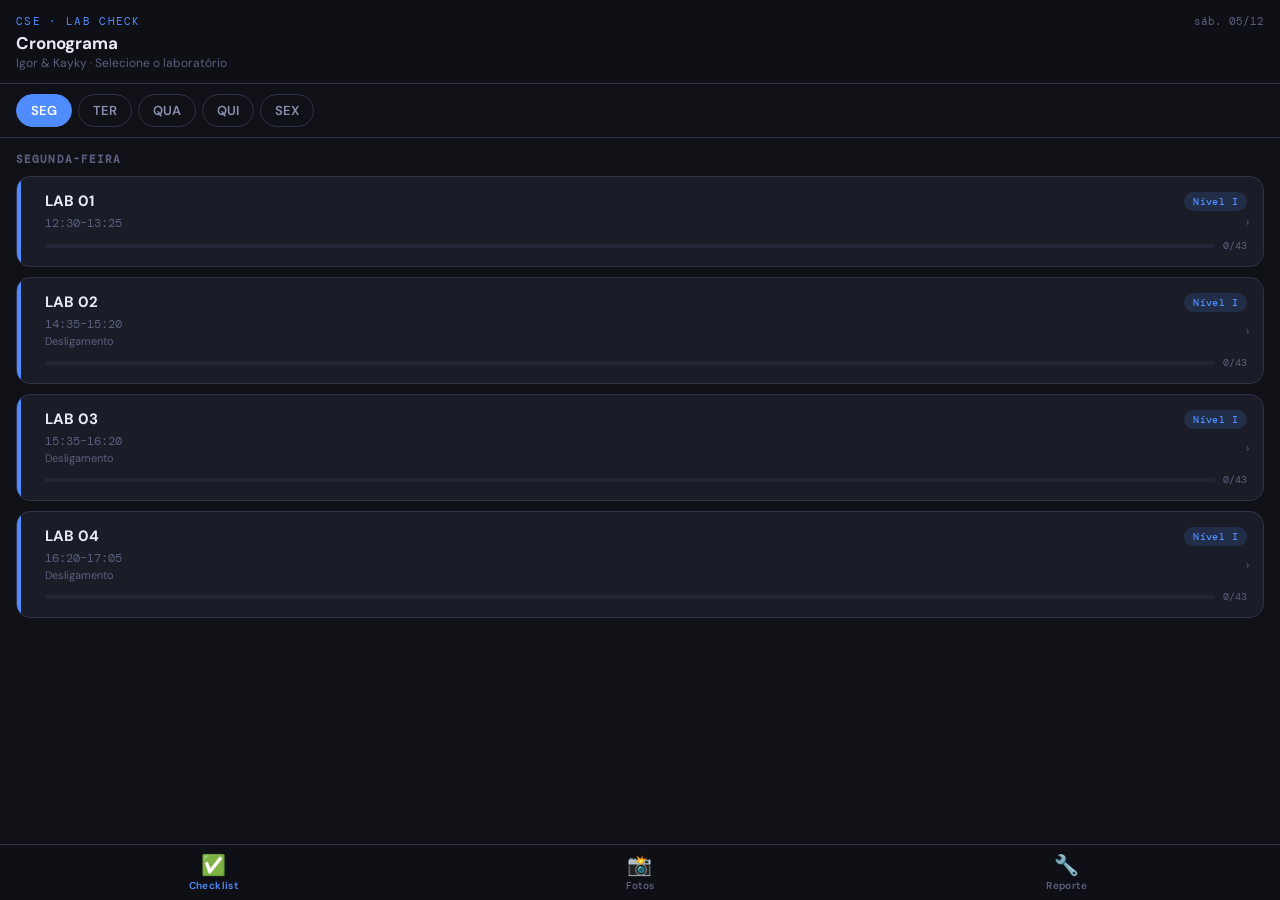
<file: index2.html>
<!DOCTYPE html>
<html lang="pt-BR">
<head>
<meta charset="UTF-8">
<meta name="viewport" content="width=device-width, initial-scale=1.0, maximum-scale=1.0, viewport-fit=cover">
<meta name="theme-color" content="#4f8cff">
<meta name="apple-mobile-web-app-capable" content="yes">
<meta name="apple-mobile-web-app-status-bar-style" content="black-translucent">
<meta name="apple-mobile-web-app-title" content="Lab System">
<link rel="manifest" href="manifest.json">
<link rel="apple-touch-icon" href="icons/icon-192.png">
<title>CSE · Lab System</title>
<style>

  @import url('https://fonts.googleapis.com/css2?family=DM+Sans:wght@400;500;600;700&family=DM+Mono:wght@400;500&display=swap');

  :root {
    --bg: #0f1117;
    --surface: #1a1d27;
    --surface2: #222536;
    --border: #2e3247;
    --accent: #4f8cff;
    --accent2: #38d9a9;
    --danger: #ff6b6b;
    --orange: #ffaa44;
    --purple: #b57bee;
    --text: #e8eaf6;
    --text2: #8b90b0;
    --text3: #5a5f7d;
    --done-bg: #152318;
    --done-border: #2d5a38;
    --done-text: #6fcf97;
    --radius: 14px;
    --radius-sm: 8px;
  }

  * { margin:0; padding:0; box-sizing:border-box; -webkit-tap-highlight-color:transparent; }

  body {
    font-family:'DM Sans',sans-serif;
    background:var(--bg);
    color:var(--text);
    min-height:100vh;
    overflow-x:hidden;
  }

  /* ── SCREENS ── */
  .screen { display:none; min-height:100vh; padding-bottom:70px; }
  .screen.active { display:block; }

  /* ══════════════════════════════
     HOME
  ══════════════════════════════ */
  .home-header {
    position:sticky; top:0; z-index:100;
    background:rgba(15,17,23,0.97);
    backdrop-filter:blur(18px);
    border-bottom:1px solid var(--border);
    padding:14px 16px 12px;
  }
  .home-header-row {
    display:flex; align-items:center;
    justify-content:space-between; margin-bottom:4px;
  }
  .logo {
    font-family:'DM Mono',monospace;
    font-size:11px; color:var(--accent);
    letter-spacing:.12em; text-transform:uppercase;
  }
  .home-date { font-family:'DM Mono',monospace; font-size:11px; color:var(--text3); }
  .home-title { font-size:17px; font-weight:700; color:var(--text); }
  .home-sub { font-size:12px; color:var(--text3); margin-top:1px; }

  /* Day tabs */
  .day-tabs {
    display:flex; gap:6px;
    padding:10px 16px;
    overflow-x:auto; scrollbar-width:none;
    border-bottom:1px solid var(--border);
    background:var(--bg);
    position:sticky; top:80px; z-index:99;
  }
  .day-tabs::-webkit-scrollbar { display:none; }
  .day-tab {
    flex-shrink:0; padding:7px 14px;
    border-radius:99px; border:1px solid var(--border);
    background:none; color:var(--text2);
    font-family:'DM Sans',sans-serif;
    font-size:13px; font-weight:600;
    cursor:pointer; transition:all .2s; white-space:nowrap;
  }
  .day-tab.active { background:var(--accent); border-color:var(--accent); color:#fff; }
  .day-tab.today { border-color:var(--accent2); }
  .day-tab.today:not(.active) { color:var(--accent2); }

  /* Schedule */
  .schedule-content { padding:14px 16px 100px; }

  .schedule-day-label {
    font-size:11px; font-weight:600; letter-spacing:.1em;
    text-transform:uppercase; color:var(--text3);
    font-family:'DM Mono',monospace;
    margin-bottom:10px;
    display:flex; align-items:center; gap:8px;
  }
  .today-badge {
    background:rgba(56,217,169,.15);
    color:var(--accent2); border-radius:99px;
    font-size:9px; padding:2px 8px; letter-spacing:.08em;
  }

  .lab-card {
    background:var(--surface);
    border:1px solid var(--border);
    border-radius:var(--radius);
    padding:14px 16px;
    margin-bottom:10px;
    cursor:pointer;
    transition:all .18s;
    position:relative; overflow:hidden;
  }
  .lab-card:active { background:var(--surface2); transform:scale(.99); }
  .lab-card.no-checklist { cursor:default; opacity:.6; }
  .lab-card.no-checklist:active { transform:none; background:var(--surface); }
  .lab-card.done-card { border-color:var(--done-border); background:var(--done-bg); }

  .lab-card-accent {
    position:absolute; left:0; top:0; bottom:0;
    width:4px; border-radius:4px 0 0 4px;
  }
  .accent-nivel1 { background:var(--accent); }
  .accent-nivel2 { background:var(--purple); }
  .accent-completa { background:var(--accent2); }
  .accent-none { background:var(--text3); }

  .lab-card-inner { padding-left:12px; }
  .lab-card-row {
    display:flex; align-items:center;
    justify-content:space-between; margin-bottom:4px;
  }
  .lab-name { font-size:15px; font-weight:700; color:var(--text); }
  .lab-type-badge {
    font-size:10px; font-family:'DM Mono',monospace;
    padding:3px 9px; border-radius:99px; font-weight:500; letter-spacing:.04em;
  }
  .badge-nivel1 { background:rgba(79,140,255,.15); color:var(--accent); }
  .badge-nivel2 { background:rgba(181,123,238,.15); color:var(--purple); }
  .badge-completa { background:rgba(56,217,169,.15); color:var(--accent2); }
  .badge-none { background:var(--surface2); color:var(--text3); }
  .badge-done { background:rgba(56,217,169,.2); color:var(--accent2); }

  .lab-time { font-family:'DM Mono',monospace; font-size:12px; color:var(--text3); }
  .lab-note { font-size:11px; color:var(--text3); margin-top:2px; }
  .lab-progress { display:flex; align-items:center; gap:8px; margin-top:8px; }
  .lab-progress-bar { flex:1; height:4px; background:var(--surface2); border-radius:99px; overflow:hidden; }
  .lab-progress-fill { height:100%; border-radius:99px; background:var(--accent2); transition:width .4s; }
  .lab-progress-text { font-family:'DM Mono',monospace; font-size:10px; color:var(--text3); flex-shrink:0; }
  .lab-arrow { position:absolute; right:14px; top:50%; transform:translateY(-50%); font-size:12px; color:var(--text3); }

  /* ══════════════════════════════
     CHECKLIST SCREEN
  ══════════════════════════════ */
  .checklist-header {
    position:sticky; top:0; z-index:100;
    background:rgba(15,17,23,0.97);
    backdrop-filter:blur(18px);
    border-bottom:1px solid var(--border);
    padding:12px 16px 10px;
  }
  .checklist-header-row {
    display:flex; align-items:center; gap:10px; margin-bottom:8px;
  }
  .back-btn {
    background:none; border:1px solid var(--border);
    color:var(--text2); font-family:'DM Sans',sans-serif;
    font-size:13px; padding:5px 12px;
    border-radius:99px; cursor:pointer; transition:all .2s; flex-shrink:0;
  }
  .back-btn:active { background:var(--surface2); color:var(--accent); }
  .checklist-title-wrap { flex:1; min-width:0; }
  .checklist-lab-name { font-size:15px; font-weight:700; color:var(--text); line-height:1.2; white-space:nowrap; overflow:hidden; text-overflow:ellipsis; }
  .checklist-type-tag {
    font-family:'DM Mono',monospace;
    font-size:10px; font-weight:500;
    padding:2px 8px; border-radius:99px;
    display:inline-block; margin-top:3px;
  }
  .tag-nivel1 { background:rgba(79,140,255,.15); color:var(--accent); }
  .tag-nivel2 { background:rgba(181,123,238,.15); color:var(--purple); }
  .tag-completa { background:rgba(56,217,169,.15); color:var(--accent2); }
  .reset-btn {
    background:none; border:1px solid var(--border);
    color:var(--text3); font-family:'DM Sans',sans-serif;
    font-size:13px; padding:5px 10px;
    border-radius:20px; cursor:pointer; transition:all .2s; flex-shrink:0;
  }
  .reset-btn:active { background:var(--surface2); color:var(--danger); border-color:var(--danger); }

  .progress-bar-wrap { background:var(--surface2); border-radius:99px; height:5px; overflow:hidden; }
  .progress-bar-fill {
    height:100%;
    background:linear-gradient(90deg,var(--accent),var(--accent2));
    border-radius:99px;
    transition:width .4s cubic-bezier(.4,0,.2,1); width:0%;
  }
  .progress-label { display:flex; justify-content:space-between; align-items:center; margin-top:4px; }
  .progress-label span { font-size:11px; color:var(--text3); font-family:'DM Mono',monospace; }
  .progress-label .pct { color:var(--accent2); font-weight:600; }

  /* ── Step indicator ── */
  .step-indicator {
    display:flex; align-items:center; gap:6px;
    padding:6px 16px 0;
    font-size:11px; color:var(--text3);
    font-family:'DM Mono',monospace;
  }
  .step-dot {
    width:6px; height:6px; border-radius:50%;
    background:var(--surface2); border:1px solid var(--border);
    transition:all .3s;
    flex-shrink:0;
  }
  .step-dot.active { background:var(--accent); border-color:var(--accent); transform:scale(1.3); }
  .step-dot.completed { background:var(--accent2); border-color:var(--accent2); }
  .step-label { margin-left:4px; color:var(--text2); font-size:11px; }

  /* Tabs */
  .tabs {
    display:flex; gap:6px; padding:10px 16px;
    overflow-x:auto; scrollbar-width:none;
    border-bottom:1px solid var(--border);
    background:var(--bg);
    position:sticky; top:126px; z-index:99;
  }
  .tabs::-webkit-scrollbar { display:none; }
  .tab {
    flex-shrink:0; padding:7px 14px;
    border-radius:99px; border:1px solid var(--border);
    background:none; color:var(--text2);
    font-family:'DM Sans',sans-serif;
    font-size:13px; font-weight:500;
    cursor:pointer; transition:all .2s; white-space:nowrap;
    display:flex; align-items:center; gap:6px;
  }
  .tab.active { background:var(--accent); border-color:var(--accent); color:#fff; }
  .tab.tab-done { border-color:var(--done-border); color:var(--accent2); }
  .tab.tab-done.active { background:var(--accent2); border-color:var(--accent2); color:#0f1117; }
  .tab .badge {
    display:inline-block; background:rgba(255,255,255,.2);
    border-radius:99px; font-size:10px; padding:1px 6px;
    font-family:'DM Mono',monospace;
  }
  .tab:not(.active) .badge { background:var(--surface2); color:var(--text3); }
  .tab.tab-done:not(.active) .badge { background:rgba(56,217,169,.15); color:var(--accent2); }
  .tab .tab-check { font-size:11px; }

  /* Content */
  .content { padding:12px 16px 110px; }
  .section { margin-bottom:14px; }

  /* Section header */
  .section-header {
    display:flex; align-items:center; gap:10px;
    padding:12px 14px;
    background:var(--surface); border:1px solid var(--border);
    border-radius:var(--radius) var(--radius) 0 0;
    cursor:pointer; user-select:none;
    transition:background .15s;
  }
  .section-header.collapsed { border-radius:var(--radius); }
  .section-header:active { background:var(--surface2); }
  .section-header.sec-done { background:var(--done-bg); border-color:var(--done-border); }
  .section-num {
    font-family:'DM Mono',monospace; font-size:10px; color:var(--accent);
    background:rgba(79,140,255,.12); border-radius:6px;
    padding:3px 7px; letter-spacing:.05em; flex-shrink:0;
  }
  .section-num.done { background:rgba(56,217,169,.12); color:var(--accent2); }
  .section-title { flex:1; font-size:13px; font-weight:600; color:var(--text); }
  .section-progress { font-family:'DM Mono',monospace; font-size:10px; color:var(--text3); flex-shrink:0; }
  .section-progress.done { color:var(--accent2); }
  .chevron { font-size:10px; color:var(--text3); transition:transform .25s; margin-left:2px; }
  .collapsed .chevron { transform:rotate(-90deg); }

  /* Mark all button */
  .mark-all-btn {
    padding:3px 10px; border-radius:99px;
    border:1px solid var(--border);
    background:none; color:var(--text3);
    font-size:10px; font-family:'DM Mono',monospace;
    cursor:pointer; transition:all .2s; flex-shrink:0;
    white-space:nowrap;
  }
  .mark-all-btn:active { background:var(--surface2); color:var(--accent2); border-color:var(--accent2); }
  .mark-all-btn.all-done { color:var(--accent2); border-color:var(--done-border); }

  /* Section body */
  .section-body {
    border:1px solid var(--border); border-top:none;
    border-radius:0 0 var(--radius) var(--radius); overflow:hidden;
  }
  .section-body.hidden { display:none; }

  /* Item */
  .item {
    display:flex; align-items:flex-start; gap:12px;
    padding:13px 14px;
    background:var(--surface); border-bottom:1px solid var(--border);
    cursor:pointer; transition:background .15s;
    user-select:none; -webkit-user-select:none; position:relative;
  }
  .item:last-child { border-bottom:none; }
  .item:active { background:var(--surface2); }
  .item.checked { background:var(--done-bg); }

  .checkbox {
    flex-shrink:0; width:22px; height:22px; border-radius:7px;
    border:2px solid var(--border); background:var(--surface2);
    display:flex; align-items:center; justify-content:center;
    transition:all .2s cubic-bezier(.4,0,.2,1);
  }
  .item.checked .checkbox { background:var(--accent2); border-color:var(--accent2); }
  .checkmark { display:none; color:#0f1117; font-size:13px; font-weight:700; line-height:1; }
  .item.checked .checkmark { display:block; }

  .item-letter {
    flex-shrink:0; font-family:'DM Mono',monospace;
    font-size:10px; color:var(--text3); padding-top:3px; width:12px;
  }
  .item-text {
    font-size:13.5px; line-height:1.5; color:var(--text); flex:1; transition:color .2s;
  }
  .item.checked .item-text {
    color:var(--done-text);
    text-decoration:line-through;
    text-decoration-color:rgba(111,207,151,.4);
  }

  .ripple {
    position:absolute; border-radius:50%;
    background:rgba(79,140,255,.15); pointer-events:none;
    animation:ripple-anim .5s ease-out forwards; transform:scale(0);
  }
  @keyframes ripple-anim { to { transform:scale(4); opacity:0; } }

  /* ── Tab completion banner ── */
  .tab-complete-banner {
    display:none;
    margin:0 0 14px;
    padding:14px 16px;
    background:var(--done-bg);
    border:1px solid var(--done-border);
    border-radius:var(--radius);
    text-align:center;
  }
  .tab-complete-banner.visible { display:block; animation:fadeIn .4s ease; }
  .tab-complete-banner h3 { font-size:15px; font-weight:700; color:var(--accent2); margin-bottom:4px; }
  .tab-complete-banner p { font-size:12px; color:var(--text2); }
  .next-tab-btn {
    margin-top:10px;
    padding:9px 20px; border-radius:99px;
    border:none;
    background:var(--accent2); color:#0f1117;
    font-family:'DM Sans',sans-serif; font-size:13px; font-weight:700;
    cursor:pointer; transition:opacity .2s;
  }
  .next-tab-btn:active { opacity:.8; }

  @keyframes fadeIn { from { opacity:0; transform:translateY(6px); } to { opacity:1; transform:none; } }

  /* Bottom bar */
  .bottom-bar {
    position:fixed; bottom:0; left:0; right:0;
    padding:10px 16px 20px;
    background:rgba(15,17,23,.97); backdrop-filter:blur(18px);
    border-top:1px solid var(--border);
    display:flex; align-items:center; justify-content:space-between;
    gap:12px; z-index:200;
  }
  .bottom-stats { display:flex; gap:16px; }
  .bstat { text-align:center; }
  .bstat-val { font-family:'DM Mono',monospace; font-size:18px; font-weight:700; color:var(--accent); line-height:1; }
  .bstat-val.done { color:var(--accent2); }
  .bstat-label { font-size:10px; color:var(--text3); margin-top:2px; }

  .complete-btn {
    background:linear-gradient(135deg,var(--accent),var(--accent2));
    border:none; color:#0f1117;
    font-family:'DM Sans',sans-serif;
    font-size:13px; font-weight:700;
    padding:10px 18px; border-radius:99px;
    cursor:pointer; transition:opacity .2s,transform .1s; white-space:nowrap;
  }
  .complete-btn:disabled { opacity:.35; background:var(--surface2); color:var(--text3); }
  .complete-btn:active { transform:scale(.97); }

  /* Modal */
  .modal-overlay {
    display:none; position:fixed; inset:0;
    background:rgba(0,0,0,.75); backdrop-filter:blur(6px);
    z-index:500; align-items:flex-end; justify-content:center;
  }
  .modal-overlay.open { display:flex; }
  .modal {
    background:var(--surface); border:1px solid var(--border);
    border-radius:20px 20px 0 0; width:100%; max-width:500px;
    padding:20px 20px 36px;
    animation:slideUp .3s cubic-bezier(.4,0,.2,1);
  }
  @keyframes slideUp { from { transform:translateY(100%); opacity:0; } to { transform:translateY(0); opacity:1; } }
  .modal-handle { width:36px; height:4px; background:var(--border); border-radius:99px; margin:0 auto 20px; }
  .modal h2 { font-size:18px; font-weight:700; margin-bottom:6px; text-align:center; }
  .modal p { font-size:13px; color:var(--text2); text-align:center; margin-bottom:20px; }
  .modal-emoji { font-size:48px; text-align:center; display:block; margin-bottom:12px; }
  .modal-actions { display:flex; flex-direction:column; gap:10px; }
  .modal-btn {
    width:100%; padding:13px; border-radius:var(--radius);
    border:none; font-family:'DM Sans',sans-serif;
    font-size:14px; font-weight:600; cursor:pointer; transition:opacity .2s;
  }
  .modal-btn.primary { background:linear-gradient(135deg,var(--accent),var(--accent2)); color:#0f1117; }
  .modal-btn.secondary { background:var(--surface2); color:var(--text2); border:1px solid var(--border); }
  .modal-btn:active { opacity:.8; }

  .pending-list {
    background:var(--surface2); border-radius:var(--radius-sm);
    padding:10px 14px; margin-bottom:16px;
    max-height:180px; overflow-y:auto;
  }
  .pending-list p {
    font-size:11px; color:var(--text3); margin-bottom:6px; text-align:left;
    font-weight:600; letter-spacing:.05em; text-transform:uppercase;
    font-family:'DM Mono',monospace;
  }
  .pending-item {
    font-size:12px; color:var(--text2); padding:4px 0;
    border-bottom:1px solid var(--border); text-align:left; line-height:1.4;
  }
  .pending-item:last-child { border-bottom:none; }
  .section-tag {
    display:inline-block; background:rgba(79,140,255,.1); color:var(--accent);
    font-size:9px; font-family:'DM Mono',monospace;
    padding:1px 5px; border-radius:4px; margin-right:5px;
  }

  /* ── Toast notification ── */
  .toast-container { position:fixed; top:14px; left:50%; transform:translateX(-50%); z-index:9999; display:flex; flex-direction:column; align-items:center; gap:8px; pointer-events:none; }
  .toast {
    background:var(--surface2);
    border:1px solid var(--border);
    border-radius:99px;
    padding:8px 18px;
    font-size:13px; font-weight:600; color:var(--text);
    display:flex; align-items:center; gap:8px;
    animation:toastIn .3s cubic-bezier(.4,0,.2,1);
    pointer-events:none; white-space:nowrap;
    box-shadow:0 4px 24px rgba(0,0,0,.4);
  }
  .toast.success { border-color:var(--done-border); color:var(--accent2); background:var(--done-bg); }
  .toast.info { border-color:var(--accent); color:var(--accent); }
  .toast.out { animation:toastOut .3s ease forwards; }
  @keyframes toastIn { from { opacity:0; transform:translateY(-10px) scale(.95); } to { opacity:1; transform:none; } }
  @keyframes toastOut { to { opacity:0; transform:translateY(-10px) scale(.95); } }

  /* ── WhatsApp share button ── */
  .wa-btn {
    display:flex; align-items:center; gap:8px;
    width:100%; padding:13px; border-radius:var(--radius);
    border:1px solid #25d366;
    background:rgba(37,211,102,.08);
    color:#25d366;
    font-family:'DM Sans',sans-serif;
    font-size:14px; font-weight:600; cursor:pointer; transition:opacity .2s;
    text-align:center; justify-content:center;
  }
  .wa-btn:active { opacity:.8; }

  /* ══════════════════════════════
     DEFEITO FAB
  ══════════════════════════════ */
  .defeito-fab {
    position:fixed; bottom:80px; right:16px;
    width:46px; height:46px; border-radius:50%;
    border:none; cursor:pointer; z-index:190;
    background:linear-gradient(135deg,var(--danger),#c0392b);
    color:#fff; font-size:20px;
    display:flex; align-items:center; justify-content:center;
    box-shadow:0 4px 18px rgba(255,107,107,.45);
    transition:transform .15s, opacity .2s;
  }
  .defeito-fab:active { transform:scale(.93); }
  .defeito-fab.has-open { box-shadow:0 4px 18px rgba(255,107,107,.7); }
  .defeito-fab-badge {
    position:absolute; top:-4px; right:-4px;
    background:var(--orange); color:#0f1117;
    font-size:9px; font-weight:700; font-family:'DM Mono',monospace;
    border-radius:99px; min-width:16px; height:16px;
    display:flex; align-items:center; justify-content:center;
    padding:0 4px; border:2px solid var(--bg);
  }

  /* ══════════════════════════════
     DEFEITO MODAL
  ══════════════════════════════ */
  .defeito-overlay {
    display:none; position:fixed; inset:0;
    background:rgba(0,0,0,.82); backdrop-filter:blur(8px);
    z-index:600; align-items:flex-end; justify-content:center;
  }
  .defeito-overlay.open { display:flex; }
  .defeito-sheet {
    background:var(--surface); border:1px solid var(--border);
    border-radius:20px 20px 0 0; width:100%; max-width:500px;
    max-height:90vh; display:flex; flex-direction:column;
    animation:slideUp .3s cubic-bezier(.4,0,.2,1);
  }
  .defeito-sheet-head {
    padding:16px 20px 12px; border-bottom:1px solid var(--border);
    flex-shrink:0;
  }
  .defeito-handle { width:36px; height:4px; background:var(--border); border-radius:99px; margin:0 auto 14px; }
  .defeito-sheet-head-row {
    display:flex; align-items:center; justify-content:space-between;
  }
  .defeito-sheet-title { font-size:15px; font-weight:700; color:var(--text); }
  .defeito-close-btn {
    background:none; border:1px solid var(--border);
    color:var(--text3); font-size:13px; padding:4px 10px;
    border-radius:99px; cursor:pointer; font-family:'DM Sans',sans-serif;
  }
  .defeito-close-btn:active { color:var(--danger); border-color:var(--danger); }

  .defeito-sheet-body { flex:1; overflow-y:auto; padding:16px 20px; }

  /* Form */
  .defeito-form { margin-bottom:20px; }
  .defeito-form-label {
    font-size:11px; font-weight:600; letter-spacing:.08em; text-transform:uppercase;
    color:var(--text3); font-family:'DM Mono',monospace; display:block; margin-bottom:6px;
  }
  .defeito-input {
    width:100%; background:var(--surface2); border:1px solid var(--border);
    border-radius:var(--radius-sm); color:var(--text);
    font-family:'DM Sans',sans-serif; font-size:13px;
    padding:10px 12px; resize:none; outline:none;
    transition:border-color .2s;
  }
  .defeito-input:focus { border-color:var(--accent); }
  .defeito-input::placeholder { color:var(--text3); }

  .defeito-file-wrap {
    border:1.5px dashed var(--border); border-radius:var(--radius-sm);
    padding:14px; text-align:center; cursor:pointer;
    transition:border-color .2s, background .2s;
    position:relative; margin-bottom:10px;
  }
  .defeito-file-wrap:hover { border-color:var(--accent); background:rgba(79,140,255,.04); }
  .defeito-file-wrap input[type=file] {
    position:absolute; inset:0; opacity:0; cursor:pointer; width:100%; height:100%;
  }
  .defeito-file-label { font-size:12px; color:var(--text3); pointer-events:none; }
  .defeito-file-preview {
    width:100%; max-height:140px; object-fit:cover;
    border-radius:var(--radius-sm); margin-top:8px; display:none;
    border:1px solid var(--border);
  }

  .defeito-pc-wrap { margin-bottom:10px; }
  .defeito-pc-select {
    width:100%; background:var(--surface2); border:1px solid var(--border);
    border-radius:var(--radius-sm); color:var(--text);
    font-family:'DM Sans',sans-serif; font-size:13px;
    padding:10px 12px; outline:none; cursor:pointer;
  }
  .defeito-pc-select:focus { border-color:var(--accent); }

  .defeito-submit-btn {
    width:100%; padding:12px; border-radius:var(--radius);
    border:none; background:var(--danger); color:#fff;
    font-family:'DM Sans',sans-serif; font-size:14px; font-weight:700;
    cursor:pointer; transition:opacity .2s; margin-top:4px;
  }
  .defeito-submit-btn:active { opacity:.8; }
  .defeito-submit-btn:disabled { opacity:.4; cursor:default; }

  /* Defeito list */
  .defeito-list-title {
    font-size:11px; font-weight:600; letter-spacing:.08em; text-transform:uppercase;
    color:var(--text3); font-family:'DM Mono',monospace;
    margin-bottom:10px; display:flex; align-items:center; gap:8px;
  }
  .defeito-count-badge {
    background:var(--surface2); color:var(--text3);
    font-size:9px; padding:2px 7px; border-radius:99px;
    font-family:'DM Mono',monospace;
  }
  .defeito-empty {
    text-align:center; padding:24px 0;
    font-size:13px; color:var(--text3);
  }
  .defeito-card {
    background:var(--surface2); border:1px solid var(--border);
    border-radius:var(--radius-sm); padding:12px; margin-bottom:10px;
    position:relative;
  }
  .defeito-card-head {
    display:flex; align-items:flex-start; justify-content:space-between; gap:8px; margin-bottom:8px;
  }
  .defeito-card-meta { display:flex; flex-direction:column; gap:2px; flex:1; min-width:0; }
  .defeito-card-pc {
    font-size:11px; font-family:'DM Mono',monospace;
    color:var(--accent); font-weight:600;
  }
  .defeito-card-date { font-size:10px; color:var(--text3); font-family:'DM Mono',monospace; }
  .defeito-status-badge {
    flex-shrink:0; font-size:9px; font-family:'DM Mono',monospace;
    font-weight:700; letter-spacing:.06em; text-transform:uppercase;
    padding:3px 9px; border-radius:99px; cursor:pointer;
    transition:all .2s; border:1px solid transparent;
  }
  .defeito-status-badge.pendente {
    background:rgba(255,170,68,.12); color:var(--orange); border-color:rgba(255,170,68,.3);
  }
  .defeito-status-badge.consertado {
    background:rgba(56,217,169,.12); color:var(--accent2); border-color:rgba(56,217,169,.3);
  }
  .defeito-card-img {
    width:100%; max-height:160px; object-fit:cover;
    border-radius:6px; margin-bottom:8px; border:1px solid var(--border);
  }
  .defeito-card-desc { font-size:13px; color:var(--text2); line-height:1.5; }
  .defeito-delete-btn {
    position:absolute; top:8px; right:8px;
    background:none; border:none; color:var(--text3);
    font-size:14px; cursor:pointer; padding:4px 6px;
    border-radius:6px; transition:color .2s, background .2s;
    /* hidden by default, shown on card hover */
    opacity:0.4;
  }
  .defeito-delete-btn:hover { color:var(--danger); opacity:1; background:rgba(255,107,107,.1); }


  /* ══════════════════════════════
     BOTTOM NAV
  ══════════════════════════════ */
  .bottom-nav {
    position:fixed; bottom:0; left:0; right:0; z-index:300;
    background:rgba(15,17,23,.97); backdrop-filter:blur(18px);
    border-top:1px solid var(--border);
    display:flex; align-items:stretch;
    padding-bottom:env(safe-area-inset-bottom,0px);
  }
  .nav-btn {
    flex:1; display:flex; flex-direction:column;
    align-items:center; justify-content:center;
    padding:10px 4px 8px; border:none; background:none; cursor:pointer;
    color:var(--text3); font-family:'DM Sans',sans-serif;
    font-size:10px; font-weight:600; letter-spacing:.04em;
    gap:4px; transition:color .2s; position:relative;
  }
  .nav-btn.active { color:var(--accent); }
  .nav-btn.nav-fotos.active { color:var(--orange); }
  .nav-btn.nav-reporte.active { color:var(--danger); }
  .nav-icon { font-size:20px; line-height:1; }
  .nav-badge {
    position:absolute; top:6px; right:calc(50% - 16px);
    background:var(--danger); color:#fff;
    font-size:9px; font-weight:700; font-family:'DM Mono',monospace;
    min-width:16px; height:16px; border-radius:99px;
    display:none; align-items:center; justify-content:center; padding:0 4px;
  }
  /* ajusta bottom-bar do checklist para ficar acima da nav */
  .bottom-bar { bottom:60px !important; }
  .defeito-fab { bottom:130px !important; }

  /* ══════════════════════════════
     FOTOS DOS POSTOS
  ══════════════════════════════ */
  .fotos-header {
    position:sticky; top:0; z-index:100;
    background:rgba(15,17,23,.97); backdrop-filter:blur(18px);
    border-bottom:1px solid var(--border); padding:14px 16px 12px;
  }
  .fotos-title-row { display:flex; align-items:center; justify-content:space-between; margin-bottom:10px; }
  .fotos-title { font-size:17px; font-weight:700; }
  .fotos-sub { font-size:12px; color:var(--text3); }
  .fotos-lab-tabs { display:flex; gap:6px; overflow-x:auto; scrollbar-width:none; }
  .fotos-lab-tabs::-webkit-scrollbar { display:none; }
  .fotos-lab-tab {
    flex-shrink:0; padding:6px 14px; border-radius:99px;
    border:1px solid var(--border); background:none; color:var(--text2);
    font-size:12px; font-weight:600; cursor:pointer; transition:all .2s;
    font-family:'DM Sans',sans-serif;
  }
  .fotos-lab-tab.active { background:var(--orange); border-color:var(--orange); color:#0f1117; }
  .fotos-content { padding:14px 16px 20px; }
  .fotos-section-label {
    font-size:11px; font-weight:600; letter-spacing:.1em; text-transform:uppercase;
    color:var(--text3); font-family:'DM Mono',monospace; margin-bottom:10px;
    display:flex; align-items:center; justify-content:space-between;
  }
  .fotos-count { font-size:11px; color:var(--accent2); font-family:'DM Mono',monospace; }
  .posto-grid { display:grid; grid-template-columns:repeat(auto-fill,minmax(150px,1fr)); gap:10px; margin-bottom:20px; }
  .posto-card {
    background:var(--surface); border:1px solid var(--border);
    border-radius:var(--radius-sm); overflow:hidden; cursor:pointer;
    transition:all .18s; position:relative;
  }
  .posto-card:active { transform:scale(.97); }
  .posto-card.has-foto { border-color:rgba(255,170,68,.35); }
  .posto-thumb { width:100%; aspect-ratio:4/3; object-fit:cover; display:block; background:var(--surface2); }
  .posto-thumb-empty {
    width:100%; aspect-ratio:4/3; display:flex; flex-direction:column;
    align-items:center; justify-content:center; background:var(--surface2); gap:6px;
  }
  .posto-thumb-icon { font-size:22px; color:var(--text3); }
  .posto-thumb-txt { font-size:10px; color:var(--text3); }
  .posto-label { padding:7px 10px; }
  .posto-num { font-family:'DM Mono',monospace; font-size:11px; font-weight:600; color:var(--text); display:block; }
  .posto-date { font-size:10px; color:var(--text3); margin-top:1px; }
  .posto-dot { position:absolute; top:6px; right:6px; width:8px; height:8px; border-radius:50%; background:var(--orange); }

  /* Drive connect */
  .drive-connect-wrap {
    display:flex; flex-direction:column; align-items:center; justify-content:center;
    padding:48px 24px; gap:14px; text-align:center;
  }
  .drive-connect-icon { font-size:48px; }
  .drive-connect-title { font-size:16px; font-weight:700; color:var(--text); }
  .drive-connect-sub { font-size:13px; color:var(--text3); line-height:1.5; }
  .drive-connect-btn {
    margin-top:8px; padding:12px 28px; border-radius:99px;
    background:linear-gradient(135deg,var(--orange),#ff8c42);
    border:none; color:#0f1117; font-family:'DM Sans',sans-serif;
    font-size:14px; font-weight:700; cursor:pointer; transition:opacity .2s;
  }
  .drive-connect-btn:active { opacity:.8; }
  .drive-token-info {
    display:flex; align-items:center; gap:8px;
    padding:8px 14px; background:rgba(56,217,169,.08);
    border:1px solid rgba(56,217,169,.2); border-radius:99px;
    font-size:11px; color:var(--accent2); font-family:'DM Mono',monospace;
    margin-bottom:12px;
  }

  /* Modal foto */
  .foto-modal-overlay {
    display:none; position:fixed; inset:0;
    background:rgba(0,0,0,.85); z-index:600;
    align-items:flex-end; justify-content:center;
  }
  .foto-modal-overlay.open { display:flex; }
  .foto-modal {
    background:var(--surface); border:1px solid var(--border);
    border-radius:20px 20px 0 0; width:100%; max-width:500px;
    padding:16px 16px 32px;
    animation:slideUp .3s cubic-bezier(.4,0,.2,1);
    position:relative;
  }
  .foto-modal-handle { width:40px; height:4px; border-radius:99px; background:var(--border); margin:0 auto 14px; }
  .foto-modal-title { font-size:15px; font-weight:700; margin-bottom:4px; }
  .foto-modal-sub { font-size:12px; color:var(--text3); margin-bottom:14px; }
  .foto-modal-tabs { display:flex; gap:8px; margin-bottom:14px; }
  .foto-tab-btn {
    flex:1; padding:8px; border-radius:var(--radius-sm);
    border:1px solid var(--border); background:none; color:var(--text2);
    font-size:12px; font-weight:600; cursor:pointer;
    font-family:'DM Sans',sans-serif; transition:all .2s;
  }
  .foto-tab-btn.active { background:var(--orange); border-color:var(--orange); color:#0f1117; }
  .foto-preview-area {
    width:100%; aspect-ratio:4/3; object-fit:cover;
    border-radius:var(--radius-sm); border:1px solid var(--border);
    background:var(--surface2); display:block; margin-bottom:12px;
  }
  .foto-empty-area {
    width:100%; aspect-ratio:4/3; display:flex; flex-direction:column;
    align-items:center; justify-content:center;
    border-radius:var(--radius-sm); border:1px dashed var(--border);
    background:var(--surface2); gap:8px; margin-bottom:12px;
    color:var(--text3); font-size:13px;
  }
  .foto-upload-btn {
    width:100%; padding:12px; border-radius:99px;
    background:var(--surface2); border:1px solid var(--border); color:var(--text2);
    font-family:'DM Sans',sans-serif; font-size:13px; font-weight:600;
    cursor:pointer; margin-bottom:8px; position:relative; overflow:hidden;
  }
  .foto-upload-btn input { position:absolute; inset:0; opacity:0; cursor:pointer; }
  .foto-save-btn {
    width:100%; padding:12px; border-radius:99px;
    background:linear-gradient(135deg,var(--orange),#ff8c42);
    border:none; color:#0f1117; font-family:'DM Sans',sans-serif;
    font-size:13px; font-weight:700; cursor:pointer;
  }
  .foto-save-btn:disabled { opacity:.4; background:var(--surface2); color:var(--text3); }
  .foto-delete-btn {
    width:100%; padding:10px; border-radius:99px; background:none;
    border:1px solid rgba(255,107,107,.3); color:var(--danger);
    font-family:'DM Sans',sans-serif; font-size:13px; cursor:pointer; margin-top:6px;
  }
  .foto-modal-close {
    position:absolute; top:16px; right:16px;
    background:none; border:none; color:var(--text3); font-size:18px; cursor:pointer;
  }
  .foto-loading-overlay {
    position:absolute; inset:0; background:rgba(15,17,23,.8);
    border-radius:20px 20px 0 0; display:none;
    align-items:center; justify-content:center; z-index:10;
  }
  .foto-loading-overlay.active { display:flex; }
  @keyframes spin { to { transform:rotate(360deg); } }
  .spinner { width:36px; height:36px; border:3px solid rgba(255,170,68,.2); border-top:3px solid var(--orange); border-radius:50%; animation:spin 1s linear infinite; }

  /* ══════════════════════════════
     REPORTE TI
  ══════════════════════════════ */
  .reporte-content { padding:16px 16px 20px; }
  .reporte-header-card {
    background:linear-gradient(135deg,#c0392b,#a93226);
    border-radius:var(--radius); padding:20px; margin-bottom:20px; text-align:center;
  }
  .reporte-header-card h1 { font-size:22px; font-weight:700; margin-bottom:4px; }
  .reporte-header-card p { font-size:13px; color:rgba(255,255,255,.8); }
  .r-form-group { margin-bottom:16px; }
  .r-label {
    display:block; font-size:11px; font-weight:600; color:var(--text3);
    letter-spacing:.06em; text-transform:uppercase;
    font-family:'DM Mono',monospace; margin-bottom:8px;
  }
  .r-input {
    width:100%; background:var(--surface); border:1px solid var(--border);
    color:var(--text); font-family:'DM Sans',sans-serif;
    font-size:15px; padding:12px 14px; border-radius:var(--radius-sm);
    outline:none; -webkit-appearance:none; appearance:none; box-sizing:border-box;
  }
  .r-input:focus { border-color:var(--danger); }
  select.r-input {
    background-image:url("data:image/svg+xml;charset=UTF-8,%3csvg xmlns='http://www.w3.org/2000/svg' viewBox='0 0 24 24' fill='none' stroke='%238b90b0' stroke-width='2'%3e%3cpolyline points='6 9 12 15 18 9'%3e%3c/polyline%3e%3c/svg%3e");
    background-repeat:no-repeat; background-position:right 12px center;
    background-size:18px; padding-right:36px;
  }
  textarea.r-input { resize:vertical; min-height:90px; }
  .r-file-wrap {
    border:1px dashed var(--border); border-radius:var(--radius-sm);
    padding:14px; text-align:center; cursor:pointer; position:relative; overflow:hidden;
  }
  .r-file-wrap input[type=file] { position:absolute; inset:0; opacity:0; cursor:pointer; font-size:0; }
  .r-file-label { font-size:13px; color:var(--text3); pointer-events:none; }
  .r-preview { width:100%; max-height:180px; object-fit:cover; border-radius:var(--radius-sm); margin-top:10px; border:1px solid var(--border); display:none; }
  .r-info {
    background:rgba(79,140,255,.08); border-left:3px solid var(--accent);
    border-radius:0 var(--radius-sm) var(--radius-sm) 0;
    padding:12px 14px; margin-bottom:16px;
  }
  .r-info p { font-size:12px; color:var(--text2); line-height:1.5; margin:0; }
  .r-submit-btn {
    width:100%; padding:14px; border-radius:99px;
    background:linear-gradient(135deg,#e74c3c,#c0392b);
    border:none; color:#fff; font-family:'DM Sans',sans-serif;
    font-size:15px; font-weight:700; cursor:pointer; margin-top:8px;
    display:flex; align-items:center; justify-content:center; gap:8px;
  }
  .r-submit-btn:active { opacity:.85; }
  .r-submit-btn:disabled { opacity:.5; cursor:not-allowed; }
  .r-loading {
    display:none; position:fixed; inset:0; background:rgba(0,0,0,.6);
    z-index:800; align-items:center; justify-content:center;
  }
  .r-loading.active { display:flex; }
  .r-spinner { width:44px; height:44px; border:3px solid rgba(231,76,60,.2); border-top:3px solid var(--danger); border-radius:50%; animation:spin 1s linear infinite; }
</style>
</head>
<body>

<!-- TOAST -->
<div class="toast-container" id="toastContainer"></div>

<!-- LOADING Reporte -->
<div class="r-loading" id="rLoading"><div class="r-spinner"></div></div>

<!-- ══════════ CHECKLIST SCREENS (original intacto) ══════════ -->

<!-- ══════════════════════════ HOME ══════════════════════════ -->
<div class="screen active" id="screen-home">
  <div class="home-header">
    <div class="home-header-row">
      <span class="logo">CSE · Lab Check</span>
      <span class="home-date" id="homeDate"></span>
    </div>
    <div class="home-title">Cronograma</div>
    <div class="home-sub">Igor &amp; Kayky · Selecione o laboratório</div>
  </div>
  <div class="day-tabs" id="dayTabs"></div>
  <div class="schedule-content" id="scheduleContent"></div>
</div>

<!-- ══════════════════════════ CHECKLIST ══════════════════════════ -->
<div class="screen" id="screen-checklist">
  <div class="checklist-header">
    <div class="checklist-header-row">
      <button class="back-btn" onclick="goHome()">← Voltar</button>
      <div class="checklist-title-wrap">
        <div class="checklist-lab-name" id="clLabName">LAB 01</div>
        <span class="checklist-type-tag" id="clTypeTag">Nível I</span>
      </div>
      <button class="reset-btn" onclick="resetChecklist()" title="Limpar tudo">↺</button>
    </div>
    <div class="progress-bar-wrap">
      <div class="progress-bar-fill" id="progressBar"></div>
    </div>
    <div class="progress-label">
      <span id="progressText">0 / 0 itens</span>
      <span class="pct" id="progressPct">0%</span>
    </div>
  </div>

  <!-- step dots -->
  <div class="step-indicator" id="stepIndicator"></div>

  <div class="tabs" id="tabsContainer"></div>
  <div class="content" id="content"></div>

  <div class="bottom-bar">
    <div class="bottom-stats">
      <div class="bstat">
        <div class="bstat-val done" id="statDone">0</div>
        <div class="bstat-label">feitos</div>
      </div>
      <div class="bstat">
        <div class="bstat-val" id="statPending">0</div>
        <div class="bstat-label">pendentes</div>
      </div>
    </div>
    <button class="complete-btn" id="completeBtn" onclick="openModal()">Finalizar ✓</button>
  </div>
</div>

<!-- Defeito FAB (only visible on checklist screen) -->
<button class="defeito-fab" id="defeitoFab" onclick="openDefeitoModal()" style="display:none" title="Registrar Defeito">
  ⚠
  <span class="defeito-fab-badge" id="defeitoFabBadge" style="display:none">0</span>
</button>

<!-- Defeito Modal -->
<div class="defeito-overlay" id="defeitoOverlay" onclick="closeDefeitoOutside(event)">
  <div class="defeito-sheet">
    <div class="defeito-sheet-head">
      <div class="defeito-handle"></div>
      <div class="defeito-sheet-head-row">
        <span class="defeito-sheet-title" id="defeitoSheetTitle">⚠ Defeitos · LAB 01</span>
        <button class="defeito-close-btn" onclick="closeDefeitoModal()">Fechar</button>
      </div>
    </div>
    <div class="defeito-sheet-body">

      <!-- FORM -->
      <div class="defeito-form">
        <div class="defeito-pc-wrap">
          <label class="defeito-form-label">Posição / PC</label>
          <select class="defeito-pc-select" id="defeitoPcSelect">
            <option value="">— Selecione o PC ou local —</option>
          </select>
        </div>

        <label class="defeito-form-label">Foto do defeito</label>
        <div class="defeito-file-wrap" id="defeitoFileWrap">
          <input type="file" accept="image/*" capture="environment" id="defeitoFileInput" onchange="handleDefeitoPhoto(event)">
          <span class="defeito-file-label" id="defeitoFileLabel">📷 Toque para tirar foto ou selecionar</span>
          <img class="defeito-file-preview" id="defeitoFilePreview" alt="preview">
        </div>

        <label class="defeito-form-label" style="margin-top:10px">Descrição do problema</label>
        <textarea class="defeito-input" id="defeitoDescInput" rows="3"
          placeholder="Ex: Monitor sem imagem, teclado com tecla faltando, cadeira quebrada..."></textarea>

        <button class="defeito-submit-btn" id="defeitoSubmitBtn" onclick="salvarDefeito()">
          Registrar Defeito
        </button>
      </div>

      <!-- LIST -->
      <div class="defeito-list-title">
        Defeitos registrados
        <span class="defeito-count-badge" id="defeitoListCount">0</span>
      </div>
      <div id="defeitoListContainer">
        <div class="defeito-empty">Nenhum defeito registrado ainda.</div>
      </div>

    </div><!-- /body -->
  </div><!-- /sheet -->
</div><!-- /overlay -->

<!-- Modal -->
<div class="modal-overlay" id="modalOverlay" onclick="closeModalOutside(event)">
  <div class="modal">
    <div class="modal-handle"></div>
    <span class="modal-emoji" id="modalEmoji">✅</span>
    <h2 id="modalTitle">Checklist completo!</h2>
    <p id="modalDesc"></p>
    <div id="pendingListContainer"></div>
    <div class="modal-actions">
      <button class="modal-btn primary" onclick="closeModal()">OK, entendido</button>
      <button class="wa-btn" id="waShareBtn" onclick="shareWhatsApp()">
        <svg width="16" height="16" viewBox="0 0 24 24" fill="currentColor"><path d="M17.472 14.382c-.297-.149-1.758-.867-2.03-.967-.273-.099-.471-.148-.67.15-.197.297-.767.966-.94 1.164-.173.199-.347.223-.644.075-.297-.15-1.255-.463-2.39-1.475-.883-.788-1.48-1.761-1.653-2.059-.173-.297-.018-.458.13-.606.134-.133.298-.347.446-.52.149-.174.198-.298.298-.497.099-.198.05-.371-.025-.52-.075-.149-.669-1.612-.916-2.207-.242-.579-.487-.5-.669-.51-.173-.008-.371-.01-.57-.01-.198 0-.52.074-.792.372-.272.297-1.04 1.016-1.04 2.479 0 1.462 1.065 2.875 1.213 3.074.149.198 2.096 3.2 5.077 4.487.709.306 1.262.489 1.694.625.712.227 1.36.195 1.871.118.571-.085 1.758-.719 2.006-1.413.248-.694.248-1.289.173-1.413-.074-.124-.272-.198-.57-.347m-5.421 7.403h-.004a9.87 9.87 0 01-5.031-1.378l-.361-.214-3.741.982.998-3.648-.235-.374a9.86 9.86 0 01-1.51-5.26c.001-5.45 4.436-9.884 9.888-9.884 2.64 0 5.122 1.03 6.988 2.898a9.825 9.825 0 012.893 6.994c-.003 5.45-4.437 9.884-9.885 9.884m8.413-18.297A11.815 11.815 0 0012.05 0C5.495 0 .16 5.335.157 11.892c0 2.096.547 4.142 1.588 5.945L.057 24l6.305-1.654a11.882 11.882 0 005.683 1.448h.005c6.554 0 11.89-5.335 11.893-11.893a11.821 11.821 0 00-3.48-8.413Z"/></svg>
        Compartilhar no WhatsApp
      </button>
      <button class="modal-btn secondary" id="modalSecBtn" onclick="resetChecklist(); closeModal()">Reiniciar checklist</button>
    </div>
  </div>
</div>



<!-- ══════════ FOTOS DOS POSTOS ══════════ -->
<div class="screen" id="screen-fotos">
  <div class="fotos-header">
    <div class="fotos-title-row">
      <div>
        <div class="fotos-title">📸 Fotos dos Postos</div>
        <div class="fotos-sub">Referência visual · 2 fotos por posto</div>
      </div>
    </div>
    <div id="driveTokenInfo" style="display:none" class="drive-token-info">
      ✓ Drive conectado · <span id="driveMinLeft"></span>min restantes
      &nbsp;·&nbsp; <span style="cursor:pointer;text-decoration:underline" onclick="driveLogout()">sair</span>
    </div>
    <div class="fotos-lab-tabs" id="fotosLabTabs"></div>
  </div>
  <div class="fotos-content" id="fotosContent"></div>
</div>

<!-- Modal de foto -->
<div class="foto-modal-overlay" id="fotoModalOverlay" onclick="closeFotoModalOutside(event)">
  <div class="foto-modal">
    <div class="foto-loading-overlay" id="fotoLoadingOverlay"><div class="spinner"></div></div>
    <button class="foto-modal-close" onclick="closeFotoModal()">✕</button>
    <div class="foto-modal-handle"></div>
    <div class="foto-modal-title" id="fotoModalTitle">Posto 01</div>
    <div class="foto-modal-sub" id="fotoModalSub">LAB 01 · Selecione o tipo</div>
    <div class="foto-modal-tabs">
      <button class="foto-tab-btn active" id="fotoTabFrente"  onclick="switchFotoTab('frente')">📷 Frente</button>
      <button class="foto-tab-btn"        id="fotoTabDetalhe" onclick="switchFotoTab('detalhe')">🔍 Detalhe</button>
    </div>
    <img   class="foto-preview-area" id="fotoPreviewImg" alt="foto" style="display:none">
    <div   class="foto-empty-area"   id="fotoEmptyArea"><span style="font-size:32px">📷</span><span>Nenhuma foto ainda</span></div>
    <label class="foto-upload-btn">
      📸 Tirar foto / selecionar
      <input type="file" accept="image/*" capture="environment" id="fotoUploadInput" onchange="handleFotoUpload(event)">
    </label>
    <button class="foto-save-btn"   id="fotoSaveBtn"   onclick="salvarFoto()"  disabled>Salvar foto</button>
    <button class="foto-delete-btn" id="fotoDeleteBtn" onclick="deletarFoto()" style="display:none">Remover foto</button>
  </div>
</div>

<!-- ══════════ REPORTE TI ══════════ -->
<div class="screen" id="screen-reporte">
  <div class="reporte-content">
    <div class="reporte-header-card">
      <h1>🔧 TI Reporte</h1>
      <p>Reporte + WhatsApp Automático</p>
    </div>
    <div class="r-info">
      <p>💡 Após enviar, o WhatsApp abrirá com o reporte formatado e pronto para enviar.</p>
    </div>
    <div class="r-form-group">
      <label class="r-label">📍 Laboratório</label>
      <select id="rLab" class="r-input">
        <option value="">Selecione um laboratório</option>
        <option value="LAB 01">Laboratório 01</option>
        <option value="LAB 02">Laboratório 02</option>
        <option value="LAB 03">Laboratório 03</option>
        <option value="LAB 04">Laboratório 04</option>
      </select>
    </div>
    <div class="r-form-group">
      <label class="r-label">💻 Número do PC</label>
      <input type="number" id="rPc" class="r-input" min="1" max="41" placeholder="1 a 41">
    </div>
    <div class="r-form-group">
      <label class="r-label">⚙️ Tipo de Problema</label>
      <select id="rTipo" class="r-input">
        <option value="">Selecione</option>
        <option value="Periféricos">Periféricos (Teclado, Mouse, etc)</option>
        <option value="Monitor / Vídeo">Monitor / Vídeo</option>
        <option value="Hardware Interno">Hardware Interno (CPU, RAM, etc)</option>
        <option value="Software / Rede">Software / Rede</option>
        <option value="Estrutura / Mobiliário">Estrutura / Mobiliário</option>
        <option value="Outro">Outro</option>
      </select>
    </div>
    <div class="r-form-group">
      <label class="r-label">📝 Descrição</label>
      <textarea id="rDesc" class="r-input" placeholder="Descreva o problema em detalhes..."></textarea>
    </div>
    <div class="r-form-group">
      <label class="r-label">📸 Foto do Problema</label>
      <div class="r-file-wrap">
        <input type="file" accept="image/*" capture="environment" id="rFoto" onchange="handleRFoto(event)">
        <span class="r-file-label" id="rFotoLabel">📷 Toque para tirar foto ou selecionar</span>
      </div>
      <img class="r-preview" id="rPreview" alt="preview">
    </div>
    <button class="r-submit-btn" id="rSubmitBtn" onclick="submitReporte()">
      <svg width="18" height="18" viewBox="0 0 24 24" fill="currentColor"><path d="M17.472 14.382c-.297-.149-1.758-.867-2.03-.967-.273-.099-.471-.148-.67.15-.197.297-.767.966-.94 1.164-.173.199-.347.223-.644.075-.297-.15-1.255-.463-2.39-1.475-.883-.788-1.48-1.761-1.653-2.059-.173-.297-.018-.458.13-.606.134-.133.298-.347.446-.52.149-.174.198-.298.298-.497.099-.198.05-.371-.025-.52-.075-.149-.669-1.612-.916-2.207-.242-.579-.487-.5-.669-.51-.173-.008-.371-.01-.57-.01-.198 0-.52.074-.792.372-.272.297-1.04 1.016-1.04 2.479 0 1.462 1.065 2.875 1.213 3.074.149.198 2.096 3.2 5.077 4.487.709.306 1.262.489 1.694.625.712.227 1.36.195 1.871.118.571-.085 1.758-.719 2.006-1.413.248-.694.248-1.289.173-1.413-.074-.124-.272-.198-.57-.347m-5.421 7.403h-.004a9.87 9.87 0 01-5.031-1.378l-.361-.214-3.741.982.998-3.648-.235-.374a9.86 9.86 0 01-1.51-5.26c.001-5.45 4.436-9.884 9.888-9.884 2.64 0 5.122 1.03 6.988 2.898a9.825 9.825 0 012.893 6.994c-.003 5.45-4.437 9.884-9.885 9.884m8.413-18.297A11.815 11.815 0 0012.05 0C5.495 0 .16 5.335.157 11.892c0 2.096.547 4.142 1.588 5.945L.057 24l6.305-1.654a11.882 11.882 0 005.683 1.448h.005c6.554 0 11.89-5.335 11.893-11.893a11.821 11.821 0 00-3.48-8.413Z"/></svg>
      Enviar via WhatsApp
    </button>
  </div>
</div>

<!-- ══════════ BOTTOM NAV ══════════ -->
<nav class="bottom-nav">
  <button class="nav-btn active" id="navChecklist" onclick="navTo('home')">
    <span class="nav-icon">✅</span>Checklist
  </button>
  <button class="nav-btn nav-fotos" id="navFotos" onclick="navTo('fotos')">
    <span class="nav-icon">📸</span>Fotos
    <span class="nav-badge" id="fotosBadge"></span>
  </button>
  <button class="nav-btn nav-reporte" id="navReporte" onclick="navTo('reporte')">
    <span class="nav-icon">🔧</span>Reporte
  </button>
</nav>

<script>
// ══════════════════════════════════════════════
// CONFIG — preencha após configurar Google Cloud
// ══════════════════════════════════════════════
const CFG = {
  CLIENT_ID:    '752637013195-2efafcn119m6ssohnhn4h6ih6alb72ie.apps.googleusercontent.com',
  REDIRECT_URI: 'https://SerranoGuardia.github.io/serrano/',
  SCOPES:       'https://www.googleapis.com/auth/drive',
  PASTAS: {
    'LAB 01': '17MOU0hIc8m6JoIttVdo2RePqNJCvB4c0',
    'LAB 02': '1kxEiKmahxGcmpzEp8EeC49hykdXeRG5P',
    'LAB 03': '1GnUR_YZ_gCNnBRU30zbpBjp0Vw-WvnIh',
    'LAB 04': '1kwBlgtO0JugpssXCCSpsxYiFkdiSZ0O2',
  },
  NUMERO_TI: '5511988720669',
  WEB_APP_URL: '',
};

// ══════════════════════════════════════════════
// NAVEGAÇÃO
// ══════════════════════════════════════════════
let currentNav = 'home';

function navTo(section) {
  currentNav = section;
  document.querySelectorAll('.nav-btn').forEach(b => b.classList.remove('active'));

  if (section === 'home') {
    document.getElementById('navChecklist').classList.add('active');
    showScreen('screen-home');
    document.getElementById('defeitoFab').style.display = 'none';
  } else if (section === 'fotos') {
    document.getElementById('navFotos').classList.add('active');
    showScreen('screen-fotos');
    document.getElementById('defeitoFab').style.display = 'none';
    initFotos();
  } else if (section === 'reporte') {
    document.getElementById('navReporte').classList.add('active');
    showScreen('screen-reporte');
    document.getElementById('defeitoFab').style.display = 'none';
  }
}

// ══════════════════════════════════════════════
// CHECKLIST JS (original da v4 intacto)
// ══════════════════════════════════════════════

// ═══════════════════════════════════════════════
// DATA
// ═══════════════════════════════════════════════
const DAYS = [
  { key:'seg', label:'SEG', fullLabel:'Segunda-feira' },
  { key:'ter', label:'TER', fullLabel:'Terça-feira' },
  { key:'qua', label:'QUA', fullLabel:'Quarta-feira' },
  { key:'qui', label:'QUI', fullLabel:'Quinta-feira' },
  { key:'sex', label:'SEX', fullLabel:'Sexta-feira' }
];

const SCHEDULE = {
  seg: [
    { lab:'LAB 01', time:'12:30–13:25', type:'nivel1', note:'' },
    { lab:'LAB 02', time:'14:35–15:20', type:'nivel1', note:'Desligamento' },
    { lab:'LAB 03', time:'15:35–16:20', type:'nivel1', note:'Desligamento' },
    { lab:'LAB 04', time:'16:20–17:05', type:'nivel1', note:'Desligamento' },
  ],
  ter: [
    { lab:'LAB 02', time:'14:00–15:15', type:'completa', note:'Desligamento' },
    { lab:'LAB 03', time:'15:30–16:45', type:'completa', note:'Desligamento' },
    { lab:'LAB 04', time:'16:45–18:00', type:'completa', note:'Desligamento' },
  ],
  qua: [
    { lab:'LAB 02', time:'15:30–16:15', type:'nivel1', note:'Desligamento' },
    { lab:'LAB 03', time:'16:15–17:00', type:'nivel1', note:'Desligamento' },
    { lab:'LAB 04', time:'17:00–17:45', type:'nivel1', note:'Desligamento' },
    { lab:'LAB 01', time:'17:45–17:55', type:null,     note:'Só desligamento · recolher chave' },
  ],
  qui: [
    { lab:'LAB 02', time:'13:15–14:00', type:'nivel1', note:'' },
    { lab:'LAB 03', time:'15:35–16:20', type:'nivel1', note:'Desligamento' },
    { lab:'LAB 01', time:'16:20–17:05', type:'nivel1', note:'Desligamento · recolher chave' },
    { lab:'LAB 04', time:'17:05–17:45', type:'nivel1', note:'Desligamento' },
    { lab:'LAB 02', time:'17:45–18:00', type:'nivel2', note:'Desligamento' },
  ],
  sex: [
    { lab:'LAB 03', time:'14:40–15:25', type:'nivel1', note:'Desligamento' },
    { lab:'LAB 02', time:'15:40–16:25', type:'nivel1', note:'Desligamento' },
    { lab:'LAB 01', time:'16:25–17:10', type:'nivel1', note:'Desligamento · recolher chave' },
    { lab:'LAB 04', time:'17:10–17:55', type:'nivel1', note:'Desligamento' },
  ]
};

const ENCERRAMENTO_ITEMS = [
  'Desligar computadores.',
  'Desligar estabilizadores (apenas após desligar os computadores).',
  'Desligar disjuntores (apenas após desligar os estabilizadores).',
  'Desconectar o notebook do professor da tomada (quando aplicável).',
  'Posicionar cada mouse junto à respectiva CPU e deixar o cabeamento organizado.',
  'Posicionar cada teclado junto à respectiva CPU e deixar o cabeamento organizado.',
  'Recostar as cadeiras nas bancadas, segundo a numeração de cada posição.',
  'Colocar a banqueta junto à mesa do professor.',
  'Alinhar as arenas que estão penduradas na parede (lab 04).',
  'Apagar o quadro branco e a lousa.',
  'Encaminhar objetos no suporte da lousa para a Secretaria (exceção: apagadores e marcadores de quadro branco no lab 01).',
  'Fechar as janelas (obrigatório apenas nos labs 01 e 03).',
  'Travar as janelas (obrigatório apenas no lab 03).',
  'Desligar os ventiladores.',
  'Apagar as luzes.',
  'Trancar a porta.'
];

const CHECKLISTS = {
  nivel1: [
    { id:'infra', tab:'🏗️ Infraestrutura', sections: [
      { id:'porta',        title:'1.1 PORTA',        num:'1.1', items:['Face interna e externa: integridade.','Maçaneta: integridade.','Janelinha (quando aplicável): integridade.'] },
      { id:'janelas',      title:'1.2 JANELAS',       num:'1.2', items:['Cortinas desencaixadas.'] },
      { id:'ventiladores', title:'1.3 VENTILADORES',  num:'1.3', items:['Funcionamento.'] },
      { id:'lousa',        title:'1.4 LOUSA',         num:'1.4', items:['Integridade da superfície da lousa.','Integridade do suporte para apagador e caneta de quadro branco.'] },
      { id:'iluminacao',   title:'1.5 ILUMINAÇÃO',    num:'1.5', items:['Lâmpadas "queimadas" ou intermitentes.'] }
    ]},
    { id:'postos', tab:'💻 Postos de Trabalho', sections: [
      { id:'cpus',          title:'2.1 CPUs',          num:'2.1', items:['Gabinete: integridade (danos, riscos, parafusos faltando ou frouxos, conexão do cabeamento).','Suportes (pés) de borracha: integridade e encaixe.','Tampas de baia frontais: integridade e encaixe.','Identificação da numeração de bancadas: integridade.'] },
      { id:'mouses',        title:'2.2 MOUSES',        num:'2.2', items:['Carcaça e botões: integridade.','Cabo: dano na integridade do isolamento, revelando a fiação interna.'] },
      { id:'teclados',      title:'2.3 TECLADOS',      num:'2.3', items:['Carcaça: integridade.','Teclas soltas (virar cada teclado "de cabeça para baixo" e chacoalhá-lo levemente).','Teclas danificadas ou com encapamento danificado.','Objetos estranhos entre as teclas.','Cabo: dano na integridade do isolamento, revelando a fiação interna.'] },
      { id:'monitores',     title:'2.4 MONITORES',     num:'2.4', items:['Integridade da carcaça e da tela (riscos visíveis com o monitor ligado e desligado).'] },
      { id:'bancadas',      title:'2.5 BANCADAS',      num:'2.5', items:['Integridade da parte superior: riscos, danos e descascados.','Limpeza na parte superior: papéis de bala, adesivos, chicletes etc.'] },
      { id:'cadeiras',      title:'2.6 CADEIRAS',      num:'2.6', items:['Assento, encosto e "pernas" da cadeira: integridade (rachaduras, danos etc.).','Limpeza: riscos, adesivos, chicletes ou outras coisas no assento ou no encosto.'] },
      { id:'estabilizadores', title:'2.7 ESTABILIZADORES', num:'2.7', items:['Funcionamento: botão power e LED.','Carcaça: integridade.','Cabos de energia (do próprio estabilizador e dos equipamentos conectados): falha na integridade do isolamento, revelando a fiação interna.'] }
    ]},
    { id:'encerramento', tab:'🔒 Encerramento', sections: [
      { id:'enc', title:'AÇÕES PARA ENCERRAMENTO', num:'3', items:ENCERRAMENTO_ITEMS }
    ]}
  ],

  nivel2: [
    { id:'postos', tab:'💻 Postos de Trabalho', sections: [
      { id:'cpus',     title:'1.1 CPUs',     num:'1.1', items:['Gabinete: integridade (danos, riscos).','Suportes (pés) de borracha: integridade e encaixe.','Tampas de baia frontais: integridade e encaixe.'] },
      { id:'mouses',   title:'1.2 MOUSES',   num:'1.2', items:['Carcaça e botões: integridade.'] },
      { id:'teclados', title:'1.3 TECLADOS', num:'1.3', items:['Carcaça: integridade.','Teclas soltas (virar cada teclado "de cabeça para baixo" e chacoalhá-lo levemente).','Teclas danificadas ou com encapamento danificado.','Objetos estranhos entre as teclas.'] },
      { id:'monitores', title:'1.4 MONITORES', num:'1.4', items:['Integridade da carcaça e da tela (riscos visíveis com o monitor ligado e desligado).'] },
      { id:'bancadas', title:'1.5 BANCADAS',  num:'1.5', items:['Integridade da parte superior: riscos, danos e descascados.','Limpeza na parte superior: papéis de bala, adesivos, chicletes etc.'] },
      { id:'cadeiras', title:'1.6 CADEIRAS',  num:'1.6', items:['Assento, encosto e "pernas" da cadeira: integridade (rachaduras, danos etc.).','Limpeza: riscos, adesivos, chicletes ou outras coisas no assento ou no encosto.'] }
    ]},
    { id:'encerramento', tab:'🔒 Encerramento', sections: [
      { id:'enc', title:'AÇÕES PARA ENCERRAMENTO', num:'2', items:ENCERRAMENTO_ITEMS }
    ]}
  ],

  completa: [
    { id:'infra', tab:'🏗️ Infraestrutura', sections: [
      { id:'porta',     title:'1.1 PORTA',     num:'1.1', items:['Face interna e externa: integridade.','Janelinha (quando aplicável): integridade.','Maçaneta: integridade e funcionamento.','Fechadura: integridade e funcionamento.','Abertura e fechamento.'] },
      { id:'janelas',   title:'1.2 JANELAS',   num:'1.2', items:['Vidros e molduras: integridade.','Puxadores e travas: integridade e funcionamento (na abertura e no fechamento).','Cortinas: integridade e funcionamento (deslizamento).','Cortinas desencaixadas.'] },
      { id:'ventiladores', title:'1.3 VENTILADORES', num:'1.3', items:['Acionamento e desligamento.','Controle de velocidade (quando aplicável): variação.','Botões e knobs: integridade.'] },
      { id:'lousa',     title:'1.4 LOUSA',     num:'1.4', items:['Integridade da superfície da lousa.','Integridade do suporte para apagador e caneta de quadro branco.'] },
      { id:'iluminacao', title:'1.5 ILUMINAÇÃO', num:'1.5', items:['Acionamento e desligamento.','Lâmpadas "queimadas" ou intermitentes.'] },
      { id:'comvisual', title:'1.6 COM. VISUAL', num:'1.6', items:['Integridade e colagem de cartazes, avisos e horários de aula fixados nas paredes.','Integridade e colagem de avisos adesivados na porta (proibição de uso de celular, instruções para trancar a porta etc.).'] }
    ]},
    { id:'postos', tab:'💻 Postos de Trabalho', sections: [
      { id:'cpus',     title:'2.1 CPUs',     num:'2.1', items:['Gabinete: integridade (danos, riscos, parafusos faltando ou frouxos etc.).','Suportes (pés) de borracha: integridade e encaixe.','Tampas de baia frontais: integridade e encaixe.','Tampas de baia traseiras: integridade e encaixe.','Orifícios de ventilação e dentro de baias: existência de objetos estranhos, especialmente obstruindo a passagem de ar.','Conectores dos periféricos: encaixados por completo.','Identificação da numeração de posição: integridade.','Etiqueta OEM: integridade.','Etiqueta de código CSG: integridade.'] },
      { id:'mouses',   title:'2.2 MOUSES',   num:'2.2', items:['Carcaça e botões: integridade.','Cabo: dano na integridade do isolamento, revelando a fiação interna.','Botões esquerdo, direito e central (quando aplicável): funcionamento (selecionar e arrastar).','Botão de scroll: funcionamento (rolagem e seleção).','Etiqueta de código CSG (quando aplicável): integridade.','Etiqueta de fabricação (quando aplicável): integridade.'] },
      { id:'teclados', title:'2.3 TECLADOS', num:'2.3', items:['Carcaça: integridade.','Teclas soltas (dica: virar cada teclado "de cabeça para baixo" e chacoalhá-lo levemente).','Teclas danificadas ou com encapamento danificado.','Teclas com caracteres apagados.','Teclas em posições trocadas.','Objetos estranhos entre as teclas.','Cabo: dano na integridade do isolamento, revelando a fiação interna.','Etiqueta de código CSG (quando aplicável): integridade.','Etiqueta de fabricação (quando aplicável): integridade.'] },
      { id:'monitores', title:'2.4 MONITORES', num:'2.4', items:['Integridade da carcaça e da tela (riscos, aqueles visíveis com o monitor ligado e os notados com o mesmo desligado).','Cabo: dano na integridade do isolamento, revelando a fiação interna.','Etiqueta de código CSG (quando aplicável): integridade.','Etiqueta de fabricação (quando aplicável): integridade.'] },
      { id:'estabilizadores', title:'2.5 ESTABILIZADORES', num:'2.5', items:['Funcionamento: botão power e LED.','Carcaça: integridade.','Orifícios de ventilação e dentro de baias: existência de objetos estranhos.','Cabos de energia (do próprio estabilizador e dos equipamentos a ele conectados, em ambas as extremidades): falha na integridade do isolamento, revelando a fiação interna.','Cabos de energia (do próprio estabilizador e dos equipamentos a ele conectados, em ambas as extremidades): encaixados por completo.'] },
      { id:'bancadas', title:'2.6 BANCADAS',  num:'2.6', items:['Integridade da parte superior: riscos, danos e descascados.','Integridade da parte inferior, laterais e sustentação ("pernas"): riscos, danos e descascados.','Integridade da identificação das bancadas (lab 04).','Limpeza na parte superior, inferior, laterais e sustentação ("pernas"): papéis de bala, adesivos, chicletes, rabiscos etc.'] },
      { id:'cadeiras', title:'2.7 CADEIRAS',  num:'2.7', items:['Assento, encosto e "pernas" da cadeira: integridade (rachaduras, danos etc.).','Limpeza: riscos, figurinhas, chicletes ou outras coisas no assento, no encosto ou embaixo da cadeira.'] },
      { id:'arenas',   title:'2.8 ARENAS',    num:'2.8', items:['Integridade da estrutura (danos, fixação das quinas etc).','Integridade da identificação.'] },
      { id:'professor', title:'2.9 EQUIP. PROFESSOR', num:'2.9', items:['Integridade do computador (conforme o caso: notebook, CPU, monitor, mouse, teclado, estabilizador e cabeamento).','Integridade da mesa.','Integridade da mesa de apoio (mesa branca com rodinhas).','Integridade da cadeira.','Integridade da banqueta de madeira.'] }
    ]},
    { id:'encerramento', tab:'🔒 Encerramento', sections: [
      { id:'apagar',     title:'3.1 APAGAR ARQUIVOS',  num:'3.1', items:['Da área de trabalho.','Da pasta "Documentos".','Da pasta "Imagens".','Da pasta "Downloads".','Da Lixeira.'] },
      { id:'papelparede', title:'3.2 PAPÉIS DE PAREDE', num:'3.2', items:['Da área de trabalho.','Do navegador.'] },
      { id:'finais',     title:'3.3 MOVIMENTOS FINAIS', num:'3.3', items:['Desligar computadores.','Desligar estabilizadores (apenas após desligar os computadores).','Desligar disjuntores (apenas após desligar os estabilizadores).','Desconectar o notebook do professor da tomada (quando aplicável).','Passar pano na base para remover o pó do monitor, de sua base, da CPU, dos periféricos (mouse e teclado), dos estabilizadores e da superfície da bancada.','Se preciso, utilizar álcool ou pano embebido em água e sabão neutro para a remoção de sujidades em bancadas e equipamentos (incluindo os estabilizadores).','Alinhar os computadores entre si.','Ajustar o ângulo da tela dos monitores a 90°.','Posicionar cada mouse e teclado junto às respectivas CPUs e deixar os cabeamentos organizados.','Recostar as cadeiras nas bancadas, segundo a numeração de cada posição.','Colocar a banqueta junto à mesa do professor.','Alinhar as arenas que estão penduradas na parede (lab 04).','Apagar o quadro branco e a lousa (se a lousa estiver manchada, limpá-la com pano embebido em álcool).','Recolher papéis e outros objetos sobre a mesa do professor ou embaixo dela, encaminhando-os para a Secretaria.','Encaminhar objetos no suporte da lousa para a Secretaria (exceção: apagadores e marcadores de quadro branco no lab 01).','Fechar as janelas (obrigatório apenas nos labs 01 e 03).','Travar as janelas (obrigatório apenas no lab 03).','Desligar os ventiladores.','Apagar as luzes.','Trancar a porta.'] }
    ]}
  ]
};

// ═══════════════════════════════════════════════
// STATE
// ═══════════════════════════════════════════════
let currentSession = null;
let currentData = [];
let activeTab = 0;
let state = {};

const TYPE_LABELS = { nivel1:'Revisão Parcial Nível I', nivel2:'Revisão Parcial Nível II', completa:'Revisão Completa' };
const TYPE_TAGS   = { nivel1:['tag-nivel1','Nível I'], nivel2:['tag-nivel2','Nível II'], completa:['tag-completa','Completa'] };
const TYPE_BADGE  = { nivel1:['badge-nivel1','Nível I'], nivel2:['badge-nivel2','Nível II'], completa:['badge-completa','Completa'], null:['badge-none','Desligamento'] };
const TYPE_ACCENT = { nivel1:'accent-nivel1', nivel2:'accent-nivel2', completa:'accent-completa' };

function getTodayKey() {
  const map = { 1:'seg', 2:'ter', 3:'qua', 4:'qui', 5:'sex' };
  return map[new Date().getDay()] || null;
}
let activeDayKey = getTodayKey() || 'seg';

// ═══════════════════════════════════════════════
// TOAST
// ═══════════════════════════════════════════════
function showToast(msg, type='info', duration=2400) {
  const c = document.getElementById('toastContainer');
  const t = document.createElement('div');
  t.className = `toast ${type}`;
  t.textContent = msg;
  c.appendChild(t);
  setTimeout(() => {
    t.classList.add('out');
    setTimeout(() => t.remove(), 320);
  }, duration);
}

// ═══════════════════════════════════════════════
// NOTIFICATIONS
// ═══════════════════════════════════════════════
function requestNotificationPermission() {
  if ('Notification' in window && Notification.permission === 'default') {
    Notification.requestPermission();
  }
}

function sendNotification(title, body) {
  if ('Notification' in window && Notification.permission === 'granted') {
    new Notification(title, { body, icon: '' });
  }
}

// ═══════════════════════════════════════════════
// HOME
// ═══════════════════════════════════════════════
function initHome() {
  const now = new Date();
  const opts = { weekday:'short', day:'2-digit', month:'2-digit' };
  document.getElementById('homeDate').textContent = now.toLocaleDateString('pt-BR', opts).replace(',','');
  renderDayTabs();
  renderSchedule();
  requestNotificationPermission();
}

function renderDayTabs() {
  const todayKey = getTodayKey();
  document.getElementById('dayTabs').innerHTML = DAYS.map(d => `
    <button class="day-tab${d.key===activeDayKey?' active':''}${d.key===todayKey?' today':''}"
      onclick="switchDay('${d.key}')">
      ${d.label}${d.key===todayKey?' ·':''}
    </button>`).join('');
}

function switchDay(key) { activeDayKey=key; renderDayTabs(); renderSchedule(); }

function getSessionState(dayKey, cardIdx) {
  return _loadStateWithExpiry(`session_${dayKey}_${cardIdx}`);
}

function isCardDone(dayKey, cardIdx) {
  const card = SCHEDULE[dayKey][cardIdx];
  if (!card.type) return false;
  const saved = getSessionState(dayKey, cardIdx);
  const data = CHECKLISTS[card.type];
  let total=0, done=0;
  data.forEach((tab,ti) => tab.sections.forEach((sec,si) => sec.items.forEach((_,ii) => { total++; if(saved[`${ti}-${si}-${ii}`]) done++; })));
  return total>0 && done===total;
}

function renderSchedule() {
  const todayKey = getTodayKey();
  const cards = SCHEDULE[activeDayKey];
  const isToday = activeDayKey === todayKey;
  const dayObj = DAYS.find(d => d.key===activeDayKey);

  let html = `<div class="schedule-day-label">${dayObj.fullLabel}${isToday?'<span class="today-badge">HOJE</span>':''}</div>`;

  cards.forEach((card, idx) => {
    const [bdgClass, bdgLabel] = TYPE_BADGE[card.type] || TYPE_BADGE[null];
    const accentClass = card.type ? TYPE_ACCENT[card.type] : 'accent-none';
    const hasChecklist = card.type !== null;
    const done = hasChecklist && isCardDone(activeDayKey, idx);

    let progressHTML = '';
    if (hasChecklist) {
      const saved = getSessionState(activeDayKey, idx);
      const data = CHECKLISTS[card.type];
      let total=0, doneCount=0;
      data.forEach((tab,ti) => tab.sections.forEach((sec,si) => sec.items.forEach((_,ii) => { total++; if(saved[`${ti}-${si}-${ii}`]) doneCount++; })));
      const pct = total ? Math.round((doneCount/total)*100) : 0;
      progressHTML = `<div class="lab-progress">
        <div class="lab-progress-bar"><div class="lab-progress-fill" style="width:${pct}%"></div></div>
        <span class="lab-progress-text">${doneCount}/${total}</span>
      </div>`;
    }

    const doneLabel = done ? `<span class="lab-type-badge badge-done">✓ Concluído</span>` : `<span class="lab-type-badge ${bdgClass}">${bdgLabel}</span>`;

    html += `<div class="lab-card${hasChecklist?'':' no-checklist'}${done?' done-card':''}"
           onclick="${hasChecklist?`openChecklist('${activeDayKey}',${idx})`:''}">
      <div class="lab-card-accent ${done?'accent-completa':accentClass}"></div>
      <div class="lab-card-inner">
        <div class="lab-card-row">
          <span class="lab-name">${card.lab}</span>
          ${doneLabel}
        </div>
        <div class="lab-time">${card.time}</div>
        ${card.note?`<div class="lab-note">${card.note}</div>`:''}
        ${progressHTML}
      </div>
      ${hasChecklist?'<span class="lab-arrow">›</span>':''}
    </div>`;
  });

  document.getElementById('scheduleContent').innerHTML = html;
}

// ═══════════════════════════════════════════════
// CHECKLIST
// ═══════════════════════════════════════════════
function openChecklist(dayKey, cardIdx) {
  const card = SCHEDULE[dayKey][cardIdx];
  currentSession = { dayKey, cardIdx, type:card.type, lab:card.lab };
  currentData = CHECKLISTS[card.type];

  const sKey = `session_${dayKey}_${cardIdx}`;
  state = _loadStateWithExpiry(sKey);

  currentData.forEach((tab,ti) => tab.sections.forEach((sec,si) => sec.items.forEach((_,ii) => {
    const id=`${ti}-${si}-${ii}`; if(!(id in state)) state[id]=false;
  })));

  activeTab = 0;
  document.getElementById('clLabName').textContent = `${card.lab} · ${DAYS.find(d=>d.key===dayKey).label}`;
  const [tagClass] = TYPE_TAGS[card.type];
  const tagEl = document.getElementById('clTypeTag');
  tagEl.className = `checklist-type-tag ${tagClass}`;
  tagEl.textContent = TYPE_LABELS[card.type];

  renderStepIndicator();
  renderTabs();
  renderContent();
  updateProgress();
  updateTabBadges();
  showScreen('screen-checklist');
  // Show defeito FAB
  document.getElementById('defeitoFab').style.display = 'flex';
  document.getElementById('defeitoSheetTitle').textContent = `⚠ Defeitos · ${card.lab}`;
  updateDefeitoFabBadge();
  // Populate PC select
  _populateDefeitoPcSelect(card.lab);
}

function goHome() {
  document.getElementById('defeitoFab').style.display = 'none';
  showScreen('screen-home');
  renderSchedule();
}

function showScreen(id) {
  document.querySelectorAll('.screen').forEach(s=>s.classList.remove('active'));
  document.getElementById(id).classList.add('active');
  window.scrollTo(0,0);
}

// ── 24H AUTO-RESET LOGIC ──
// State is saved as { items: {...}, timestamps: { id: epochMs } }
function saveState() {
  if (!currentSession) return;
  const key = `session_${currentSession.dayKey}_${currentSession.cardIdx}`;
  try {
    const existing = _loadRaw(key);
    const timestamps = existing.timestamps || {};
    // record timestamp for newly-checked items; clear timestamp when unchecked
    Object.keys(state).forEach(id => {
      if (state[id] && !timestamps[id]) timestamps[id] = Date.now();
      if (!state[id]) delete timestamps[id];
    });
    localStorage.setItem(key, JSON.stringify({ items: state, timestamps }));
  } catch(e) {}
}

function _loadRaw(key) {
  try { const s = localStorage.getItem(key); return s ? JSON.parse(s) : {}; } catch(e) { return {}; }
}

function _loadStateWithExpiry(key) {
  const raw = _loadRaw(key);
  // Support legacy format (plain object without .items wrapper)
  const items = raw.items || raw;
  const timestamps = raw.timestamps || {};
  const now = Date.now();
  const MS_24H = 24 * 60 * 60 * 1000;
  const result = {};
  Object.keys(items).forEach(id => {
    const ts = timestamps[id];
    if (items[id] && ts && (now - ts) >= MS_24H) {
      result[id] = false; // expired → reset to pending
    } else {
      result[id] = items[id];
    }
  });
  return result;
}

function totalItems() { return Object.keys(state).length; }
function doneItems()  { return Object.values(state).filter(Boolean).length; }

// ── Step indicator (dots) ──
function renderStepIndicator() {
  const tabs = currentData;
  let html = '';
  tabs.forEach((tab, i) => {
    const isDone = isTabDone(i);
    const isActive = i === activeTab;
    html += `<div class="step-dot${isActive?' active':''}${isDone&&!isActive?' completed':''}"></div>`;
  });
  html += `<span class="step-label">${activeTab+1} de ${tabs.length}</span>`;
  document.getElementById('stepIndicator').innerHTML = html;
}

function isTabDone(ti) {
  return currentData[ti].sections.every((sec,si) =>
    sec.items.every((_,ii) => state[`${ti}-${si}-${ii}`])
  );
}

function updateProgress() {
  const total=totalItems(), done=doneItems();
  const pct = total ? Math.round((done/total)*100) : 0;
  document.getElementById('progressBar').style.width = pct+'%';
  document.getElementById('progressText').textContent = `${done} / ${total} itens`;
  document.getElementById('progressPct').textContent = pct+'%';
  document.getElementById('statDone').textContent = done;
  document.getElementById('statPending').textContent = total-done;
  document.getElementById('completeBtn').disabled = false;
}

function updateSectionProgress(itemEl) {
  const body = itemEl.closest('.section-body');
  const header = body?.previousElementSibling;
  if (!header) return;
  const items = body.querySelectorAll('.item');
  const total = items.length;
  const done = body.querySelectorAll('.item.checked').length;
  const progEl = header.querySelector('.section-progress');
  if (progEl) { progEl.textContent=`${done}/${total}`; progEl.className='section-progress'+(done===total?' done':''); }
  const numEl = header.querySelector('.section-num');
  if (numEl) { numEl.className='section-num'+(done===total?' done':''); }
  if (done===total) header.classList.add('sec-done'); else header.classList.remove('sec-done');
}

function updateTabBadges() {
  currentData.forEach((tab,ti) => {
    let total=0, done=0;
    tab.sections.forEach((sec,si) => sec.items.forEach((_,ii) => { total++; if(state[`${ti}-${si}-${ii}`]) done++; }));
    const tabEl = document.querySelector(`.tab[data-tab="${ti}"]`);
    if (!tabEl) return;
    const badge = tabEl.querySelector('.badge');
    if (badge) badge.textContent = `${done}/${total}`;
    if (done===total) tabEl.classList.add('tab-done'); else tabEl.classList.remove('tab-done');
    const chk = tabEl.querySelector('.tab-check');
    if (chk) chk.textContent = done===total ? '✓ ' : '';
  });
  renderStepIndicator();
}

function renderTabs() {
  const container = document.getElementById('tabsContainer');
  container.innerHTML = currentData.map((tab,i) => {
    let total=0; tab.sections.forEach(s=>{ total+=s.items.length; });
    const done = isTabDone(i);
    return `<button class="tab${i===activeTab?' active':''}${done?' tab-done':''}" data-tab="${i}" onclick="switchTab(${i})">
      <span class="tab-check">${done?'✓ ':''}</span>${tab.tab}
      <span class="badge">0/${total}</span>
    </button>`;
  }).join('');
  updateTabBadges();
}

function switchTab(idx) {
  activeTab = idx;
  document.querySelectorAll('.tab').forEach((t,i) => t.classList.toggle('active', i===idx));
  renderContent();
  renderStepIndicator();
}

// ── Check if we should auto-advance ──
function checkTabAutoAdvance() {
  if (!isTabDone(activeTab)) return;
  const nextIdx = activeTab + 1;
  if (nextIdx >= currentData.length) return; // all done, let modal handle

  showToast(`✓ ${currentData[activeTab].tab} concluída!`, 'success', 2000);
  sendNotification('Lab Check ✓', `${currentData[activeTab].tab} finalizada! Próxima: ${currentData[nextIdx].tab}`);

  setTimeout(() => {
    switchTab(nextIdx);
    window.scrollTo({ top: 0, behavior: 'smooth' });
    // Show banner at top of content
    renderContent(true);
  }, 800);
}

function renderContent(showBanner=false) {
  const container = document.getElementById('content');
  const tab = currentData[activeTab];

  // Tab completion banner
  let bannerHTML = '';
  if (showBanner) {
    const nextIdx = activeTab; // after advance, activeTab is already next
    bannerHTML = `<div class="tab-complete-banner visible">
      <h3>✓ Seção anterior concluída!</h3>
      <p>Agora: <strong>${currentData[activeTab].tab}</strong></p>
    </div>`;
  }

  const sectionsHTML = tab.sections.map((sec,si) => {
    const total = sec.items.length;
    let done=0;
    sec.items.forEach((_,ii) => { if(state[`${activeTab}-${si}-${ii}`]) done++; });
    const allDone = done===total;
    const allChecked = allDone;

    const itemsHTML = sec.items.map((text,ii) => {
      const id=`${activeTab}-${si}-${ii}`;
      const checked = state[id];
      const letter = String.fromCharCode(97+ii);
      return `<div class="item${checked?' checked':''}" id="el-${id}" onclick="handleItemClick('${id}',this)">
        <div class="checkbox"><span class="checkmark">✓</span></div>
        <span class="item-letter">${letter})</span>
        <span class="item-text">${text}</span>
      </div>`;
    }).join('');

    return `<div class="section">
      <div class="section-header${allDone?' sec-done':''}" onclick="toggleSection('body-${si}',this)">
        <span class="section-num${allDone?' done':''}">${sec.num}</span>
        <span class="section-title">${sec.title.replace(/^\d+\.\d+\s+/,'')}</span>
        <button class="mark-all-btn${allChecked?' all-done':''}" onclick="event.stopPropagation();markAll(${si},${!allChecked})" title="${allChecked?'Desmarcar todos':'Marcar todos'}">
          ${allChecked?'✓ todos':'marcar ↓'}
        </button>
        <span class="section-progress${allDone?' done':''}">${done}/${total}</span>
        <span class="chevron">▼</span>
      </div>
      <div class="section-body" id="body-${si}">${itemsHTML}</div>
    </div>`;
  }).join('');

  container.innerHTML = bannerHTML + sectionsHTML;
}

function markAll(si, check) {
  const sec = currentData[activeTab].sections[si];
  sec.items.forEach((_,ii) => { state[`${activeTab}-${si}-${ii}`] = check; });
  saveState();
  renderContent();
  updateProgress();
  updateTabBadges();
  if (check) {
    showToast(`Seção marcada ✓`, 'success', 1600);
    setTimeout(checkTabAutoAdvance, 200);
  }
}

function handleItemClick(id, el) {
  const ripple = document.createElement('span');
  ripple.className = 'ripple';
  const rect = el.getBoundingClientRect();
  const size = Math.max(rect.width, rect.height);
  ripple.style.cssText = `width:${size}px;height:${size}px;top:${rect.height/2-size/2}px;left:${rect.width/2-size/2}px`;
  el.appendChild(ripple);
  setTimeout(()=>ripple.remove(), 500);

  state[id] = !state[id];
  saveState();
  if (state[id]) el.classList.add('checked'); else el.classList.remove('checked');
  updateProgress();
  updateSectionProgress(el);
  updateTabBadges();

  // re-render the mark-all btn for this section
  const si = parseInt(id.split('-')[1]);
  const sec = currentData[activeTab].sections[si];
  const total = sec.items.length;
  const done = sec.items.filter((_,ii) => state[`${activeTab}-${si}-${ii}`]).length;
  const header = document.getElementById(`body-${si}`)?.previousElementSibling;
  if (header) {
    const btn = header.querySelector('.mark-all-btn');
    if (btn) {
      const allDone = done===total;
      btn.className = `mark-all-btn${allDone?' all-done':''}`;
      btn.textContent = allDone ? '✓ todos' : 'marcar ↓';
    }
  }

  if (state[id]) checkTabAutoAdvance();
}

function toggleSection(bodyId, header) {
  document.getElementById(bodyId).classList.toggle('hidden');
  header.classList.toggle('collapsed');
}

function resetChecklist() {
  if (!confirm('Limpar todos os itens marcados nessa sessão?')) return;
  Object.keys(state).forEach(k=>state[k]=false);
  saveState();
  activeTab=0;
  renderTabs();
  renderContent();
  updateProgress();
  updateTabBadges();
}

// ── MODAL ──
function buildReport() {
  const total=totalItems(), done=doneItems();
  const pending=[];
  currentData.forEach((tab,ti) => tab.sections.forEach((sec,si) => sec.items.forEach((text,ii) => {
    if (!state[`${ti}-${si}-${ii}`]) pending.push({ label:sec.num, text });
  })));
  return { total, done, pending };
}

function openModal() {
  const { total, done, pending } = buildReport();
  const allDone = pending.length===0;

  document.getElementById('modalEmoji').textContent = allDone ? '🎉' : '⚠️';
  document.getElementById('modalTitle').textContent = allDone ? 'Checklist completo!' : `${pending.length} item${pending.length>1?'s':''} pendente${pending.length>1?'s':''}`;
  document.getElementById('modalDesc').textContent  = allDone
    ? `Todos os ${total} itens verificados. O laboratório está em ordem.`
    : `${done} de ${total} itens marcados. Itens faltando:`;

  document.getElementById('pendingListContainer').innerHTML = !allDone ? `
    <div class="pending-list">
      <p>Pendentes</p>
      ${pending.map(p=>`<div class="pending-item"><span class="section-tag">${p.label}</span>${p.text}</div>`).join('')}
    </div>` : '';

  document.getElementById('modalSecBtn').textContent = allDone ? 'Reiniciar checklist' : 'Reiniciar tudo';
  document.getElementById('modalOverlay').classList.add('open');

  if (allDone) {
    sendNotification('🎉 Lab Check completo!', `${currentSession.lab} — todos os ${total} itens verificados.`);
  }
}

function closeModal() { document.getElementById('modalOverlay').classList.remove('open'); }
function closeModalOutside(e) { if(e.target===document.getElementById('modalOverlay')) closeModal(); }

// ── WhatsApp share ──
function shareWhatsApp() {
  const { total, done, pending } = buildReport();
  const { lab, dayKey } = currentSession;
  const day = DAYS.find(d=>d.key===dayKey).fullLabel;
  const now = new Date();
  const hora = now.toLocaleTimeString('pt-BR',{hour:'2-digit',minute:'2-digit'});
  const tipo = TYPE_LABELS[currentSession.type];

  let msg = `✅ *Lab Check — ${lab}*\n`;
  msg += `📅 ${day} · ${hora}\n`;
  msg += `📋 ${tipo}\n\n`;
  msg += `*Progresso: ${done}/${total} itens (${Math.round(done/total*100)}%)*\n`;

  if (pending.length === 0) {
    msg += '\n🎉 Checklist 100% completo! Laboratório em ordem.';
  } else {
    msg += `\n⚠️ *${pending.length} pendente${pending.length>1?'s':''}:*\n`;
    pending.slice(0,10).forEach(p => { msg += `• [${p.label}] ${p.text}\n`; });
    if (pending.length>10) msg += `• ...e mais ${pending.length-10} item${pending.length-10>1?'s':''}.`;
  }

  const url = `https://wa.me/?text=${encodeURIComponent(msg)}`;
  window.open(url, '_blank');
}

// ═══════════════════════════════════════════════
// DEFEITOS — Modular & localStorage-persisted
// (swap salvarDefeito/carregarDefeitos internals
//  for fetch() calls when backend estiver pronto)
// ═══════════════════════════════════════════════

/** Retorna a chave de armazenamento para o lab atual */
function _defeitoStorageKey() {
  if (!currentSession) return 'defeitos_unknown';
  return `defeitos_${currentSession.dayKey}_${currentSession.cardIdx}_${currentSession.lab.replace(/\s/g,'')}`;
}

/**
 * carregarDefeitos()
 * → Futura integração: substituir localStorage.getItem por fetch GET /api/defeitos?lab=...
 */
function carregarDefeitos() {
  try {
    const raw = localStorage.getItem(_defeitoStorageKey());
    return raw ? JSON.parse(raw) : [];
  } catch(e) { return []; }
}

/**
 * salvarDefeito(defeito)
 * → Futura integração: substituir localStorage.setItem por fetch POST /api/defeitos
 * @param {{ id, pc, descricao, fotoBase64, status, criadoEm }} defeito
 */
function salvarDefeito() {
  const pc = document.getElementById('defeitoPcSelect').value;
  const desc = document.getElementById('defeitoDescInput').value.trim();
  const preview = document.getElementById('defeitoFilePreview');
  const fotoBase64 = (preview.style.display !== 'none') ? preview.src : null;

  if (!desc) { showToast('Descreva o defeito antes de registrar.', 'info'); return; }

  const defeito = {
    id: Date.now(),
    lab: currentSession.lab,
    dayKey: currentSession.dayKey,
    pc: pc || 'Não especificado',
    descricao: desc,
    fotoBase64,
    status: 'pendente',      // 'pendente' | 'consertado'
    criadoEm: new Date().toISOString()
  };

  const lista = carregarDefeitos();
  lista.unshift(defeito); // mais novo no topo
  try { localStorage.setItem(_defeitoStorageKey(), JSON.stringify(lista)); } catch(e) {}

  // Reset form
  document.getElementById('defeitoDescInput').value = '';
  document.getElementById('defeitoPcSelect').value = '';
  document.getElementById('defeitoFileInput').value = '';
  document.getElementById('defeitoFilePreview').style.display = 'none';
  document.getElementById('defeitoFileLabel').textContent = '📷 Toque para tirar foto ou selecionar';

  showToast('Defeito registrado ✓', 'success');
  renderDefeitos();
  updateDefeitoFabBadge();
}

/**
 * renderDefeitos()
 * Atualiza o DOM da lista de defeitos no modal.
 */
function renderDefeitos() {
  const lista = carregarDefeitos();
  const container = document.getElementById('defeitoListContainer');
  document.getElementById('defeitoListCount').textContent = lista.length;

  if (lista.length === 0) {
    container.innerHTML = '<div class="defeito-empty">Nenhum defeito registrado ainda.</div>';
    return;
  }

  container.innerHTML = lista.map(d => {
    const data = new Date(d.criadoEm).toLocaleString('pt-BR',{day:'2-digit',month:'2-digit',hour:'2-digit',minute:'2-digit'});
    const imgHTML = d.fotoBase64
      ? `<img class="defeito-card-img" src="${d.fotoBase64}" alt="foto do defeito">`
      : '';
    const statusClass = d.status === 'consertado' ? 'consertado' : 'pendente';
    const statusLabel = d.status === 'consertado' ? '✓ Consertado' : '⏳ Pendente';
    return `<div class="defeito-card" id="defeito-${d.id}">
      <div class="defeito-card-head">
        <div class="defeito-card-meta">
          <span class="defeito-card-pc">📍 ${d.pc}</span>
          <span class="defeito-card-date">${data}</span>
        </div>
        <span class="defeito-status-badge ${statusClass}"
              onclick="toggleDefeitoStatus(${d.id})"
              title="Clique para alternar status">${statusLabel}</span>
      </div>
      ${imgHTML}
      <div class="defeito-card-desc">${d.descricao}</div>
      <button class="defeito-delete-btn" onclick="deletarDefeito(${d.id})" title="Remover defeito">✕</button>
    </div>`;
  }).join('');
}

/**
 * toggleDefeitoStatus(id)
 * Alterna entre 'pendente' e 'consertado'.
 * → Futura integração: fetch PATCH /api/defeitos/:id { status }
 */
function toggleDefeitoStatus(id) {
  const lista = carregarDefeitos();
  const idx = lista.findIndex(d => d.id === id);
  if (idx === -1) return;
  lista[idx].status = lista[idx].status === 'consertado' ? 'pendente' : 'consertado';
  try { localStorage.setItem(_defeitoStorageKey(), JSON.stringify(lista)); } catch(e) {}
  renderDefeitos();
  updateDefeitoFabBadge();
}

/**
 * deletarDefeito(id)
 * → Futura integração: fetch DELETE /api/defeitos/:id
 */
function deletarDefeito(id) {
  if (!confirm('Remover este defeito?')) return;
  const lista = carregarDefeitos().filter(d => d.id !== id);
  try { localStorage.setItem(_defeitoStorageKey(), JSON.stringify(lista)); } catch(e) {}
  renderDefeitos();
  updateDefeitoFabBadge();
  showToast('Defeito removido.', 'info', 1800);
}

function updateDefeitoFabBadge() {
  const lista = carregarDefeitos();
  const pendentes = lista.filter(d => d.status === 'pendente').length;
  const badge = document.getElementById('defeitoFabBadge');
  badge.style.display = pendentes > 0 ? 'flex' : 'none';
  badge.textContent = pendentes;
}

function openDefeitoModal() {
  renderDefeitos();
  document.getElementById('defeitoOverlay').classList.add('open');
}

function closeDefeitoModal() {
  document.getElementById('defeitoOverlay').classList.remove('open');
}

function closeDefeitoOutside(e) {
  if (e.target === document.getElementById('defeitoOverlay')) closeDefeitoModal();
}

function handleDefeitoPhoto(e) {
  const file = e.target.files[0];
  if (!file) return;
  const reader = new FileReader();
  reader.onload = ev => {
    const preview = document.getElementById('defeitoFilePreview');
    preview.src = ev.target.result;
    preview.style.display = 'block';
    document.getElementById('defeitoFileLabel').textContent = '✓ Foto selecionada';
  };
  reader.readAsDataURL(file);
}

function _populateDefeitoPcSelect(labName) {
  const sel = document.getElementById('defeitoPcSelect');
  // Base: 20 PCs + posições especiais
  const options = ['— Selecione o PC ou local —'];
  for (let i = 1; i <= 20; i++) options.push(`PC ${String(i).padStart(2,'0')}`);
  options.push('Mesa do professor', 'Quadro branco / Lousa', 'Janela / Ventilador', 'Porta', 'Outro');
  sel.innerHTML = options.map((o,i) => `<option value="${i===0?'':o}">${o}</option>`).join('');
}

// ── Init ──
initHome();


// goHome e openChecklist já estão definidos no JS original acima.
// A integração com navTo é feita via navTo() no bottom nav.

// ══════════════════════════════════════════════
// AUTH — Google Identity Services (Token Model)
// Substitui o Implicit Flow (depreciado pelo Google)
// ══════════════════════════════════════════════
const TK_KEY  = 'cse_token';
const EXP_KEY = 'cse_expiry';

let _gisClient = null;

// Carrega a lib GIS e inicializa o token client
(function _initGIS() {
  const s = document.createElement('script');
  s.src = 'https://accounts.google.com/gsi/client';
  s.onload = () => {
    _gisClient = google.accounts.oauth2.initTokenClient({
      client_id: CFG.CLIENT_ID,
      scope:     CFG.SCOPES,
      callback:  (resp) => {
        if (resp.error) { showToast('Erro ao conectar Drive: ' + resp.error, 'error'); return; }
        const expiry = Date.now() + (parseInt(resp.expires_in) * 1000);
        localStorage.setItem(TK_KEY,  resp.access_token);
        localStorage.setItem(EXP_KEY, String(expiry));
        showToast('Drive conectado ✓', 'success');
        initFotos();
      },
    });
  };
  document.head.appendChild(s);
})();

function driveLogin() {
  if (!_gisClient) { showToast('Aguarde, carregando...', 'info'); return; }
  _gisClient.requestAccessToken({ prompt: 'select_account' });
}

// Mantida por compatibilidade — GIS não usa redirect, mas processamos hash legado
function processarTokenCallback() {
  const hash  = window.location.hash.substring(1);
  const p     = new URLSearchParams(hash);
  const token = p.get('access_token');
  const expIn = parseInt(p.get('expires_in') || '3600', 10);
  if (!token) return false;
  localStorage.setItem(TK_KEY,  token);
  localStorage.setItem(EXP_KEY, String(Date.now() + expIn * 1000));
  history.replaceState(null, '', window.location.pathname);
  return true;
}

function getToken() {
  const t = localStorage.getItem(TK_KEY);
  const e = parseInt(localStorage.getItem(EXP_KEY) || '0', 10);
  return (t && Date.now() < e) ? t : null;
}

function driveAutenticado() { return !!getToken(); }

function driveLogout() {
  const token = getToken();
  localStorage.removeItem(TK_KEY);
  localStorage.removeItem(EXP_KEY);
  if (token && window.google?.accounts?.oauth2) {
    google.accounts.oauth2.revoke(token, () => {});
  }
  showToast('Drive desconectado.', 'info');
  initFotos();
}

function minutosRestantes() {
  const e = parseInt(localStorage.getItem(EXP_KEY) || '0', 10);
  return Math.max(0, Math.round((e - Date.now()) / 60000));
}

// ══════════════════════════════════════════════
// DRIVE API v3
// ══════════════════════════════════════════════
const DRIVE_BASE = 'https://www.googleapis.com/drive/v3';
const DRIVE_UP   = 'https://www.googleapis.com/upload/drive/v3';

function authH() { return { Authorization: `Bearer ${getToken()}` }; }

async function buscarFotoPosto(lab, posto, tipo) {
  const pastaId = CFG.PASTAS[lab];
  const nome = `posto_${String(posto).padStart(2,'0')}_${tipo}`;
  const q = `'${pastaId}' in parents and name contains '${nome}' and trashed=false`;
  const p = new URLSearchParams({ q, fields:'files(id,name,modifiedTime,thumbnailLink)', orderBy:'modifiedTime desc', pageSize:'5' });
  const r = await fetch(`${DRIVE_BASE}/files?${p}`, { headers: authH() });
  if (!r.ok) return null;
  const d = await r.json();
  return d.files?.[0] || null;
}

async function deletarArquivoDrive(fileId) {
  await fetch(`${DRIVE_BASE}/files/${fileId}`, { method:'DELETE', headers: authH() });
}

async function uploadParaDrive(pastaId, nomeArquivo, blob) {
  const token    = getToken();
  const boundary = 'cse_' + Date.now();
  const meta     = JSON.stringify({ name: nomeArquivo, parents: [pastaId] });
  const fData    = await blob.arrayBuffer();
  const pre      = `--${boundary}\r\nContent-Type: application/json\r\n\r\n${meta}\r\n--${boundary}\r\nContent-Type: ${blob.type || 'image/jpeg'}\r\n\r\n`;
  const post     = `\r\n--${boundary}--`;
  const preB     = new TextEncoder().encode(pre);
  const postB    = new TextEncoder().encode(post);
  const body     = new Uint8Array(preB.byteLength + fData.byteLength + postB.byteLength);
  body.set(preB);
  body.set(new Uint8Array(fData), preB.byteLength);
  body.set(postB, preB.byteLength + fData.byteLength);
  const r = await fetch(`${DRIVE_UP}/files?uploadType=multipart&fields=id,name,modifiedTime`, {
    method: 'POST',
    headers: { Authorization:`Bearer ${token}`, 'Content-Type':`multipart/related; boundary=${boundary}` },
    body,
  });
  if (!r.ok) throw new Error(`Upload ${r.status}`);
  return r.json();
}

async function substituirFotoPosto(lab, posto, tipo, blob) {
  const pastaId     = CFG.PASTAS[lab];
  const nomeArquivo = `posto_${String(posto).padStart(2,'0')}_${tipo}.jpg`;
  const existente   = await buscarFotoPosto(lab, posto, tipo);
  if (existente) await deletarArquivoDrive(existente.id);
  return uploadParaDrive(pastaId, nomeArquivo, blob);
}

// ══════════════════════════════════════════════
// FOTOS — UI
// ══════════════════════════════════════════════
const LABS_LIST = ['LAB 01','LAB 02','LAB 03','LAB 04'];
let activeFotoLab = 'LAB 01';
let fotoModal = { lab:'', posto:0, tipo:'frente', pendingBlob:null, driveFile:null };

function initFotos() {
  // Processa token se vier na URL (callback OAuth)
  if (window.location.hash.includes('access_token')) processarTokenCallback();

  renderFotosLabTabs();

  const tokenInfo = document.getElementById('driveTokenInfo');
  if (driveAutenticado()) {
    tokenInfo.style.display = 'flex';
    document.getElementById('driveMinLeft').textContent = minutosRestantes();
    renderGaleriaDrive(activeFotoLab);
  } else {
    tokenInfo.style.display = 'none';
    renderConectarDrive();
  }
  updateFotosBadge();
}

function renderFotosLabTabs() {
  document.getElementById('fotosLabTabs').innerHTML = LABS_LIST.map(l =>
    `<button class="fotos-lab-tab${l===activeFotoLab?' active':''}" onclick="switchFotoLab('${l}')">${l}</button>`
  ).join('');
}

function switchFotoLab(lab) { activeFotoLab = lab; renderFotosLabTabs(); driveAutenticado() ? renderGaleriaDrive(lab) : renderConectarDrive(); }

function renderConectarDrive() {
  document.getElementById('fotosContent').innerHTML = `
    <div class="drive-connect-wrap">
      <span class="drive-connect-icon">📂</span>
      <div class="drive-connect-title">Conectar ao Google Drive</div>
      <div class="drive-connect-sub">As fotos de referência ficam salvas na conta operacional.<br>Conecte para visualizar e atualizar.</div>
      <button class="drive-connect-btn" onclick="driveLogin()">Conectar Drive</button>
    </div>`;
}

async function renderGaleriaDrive(lab) {
  const container = document.getElementById('fotosContent');
  container.innerHTML = `<div style="display:flex;align-items:center;justify-content:center;padding:40px;gap:12px;color:var(--text3)"><span style="display:inline-block;animation:spin 1s linear infinite;font-size:20px">⟳</span> Carregando fotos...</div>`;

  const fotos = {};
  const tasks = [];
  for (let p = 1; p <= 41; p++) {
    tasks.push(buscarFotoPosto(lab, p, 'frente' ).then(f => { if(f) fotos[`${p}_frente`]  = f; }).catch(()=>{}));
    tasks.push(buscarFotoPosto(lab, p, 'detalhe').then(d => { if(d) fotos[`${p}_detalhe`] = d; }).catch(()=>{}));
  }
  await Promise.allSettled(tasks);

  let comFoto = 0;
  for (let p = 1; p <= 41; p++) { if (fotos[`${p}_frente`] || fotos[`${p}_detalhe`]) comFoto++; }

  let html = `<div class="fotos-section-label">Postos · ${lab}<span class="fotos-count">${comFoto}/41 com foto</span></div><div class="posto-grid">`;

  for (let p = 1; p <= 41; p++) {
    const fF  = fotos[`${p}_frente`];
    const fD  = fotos[`${p}_detalhe`];
    const pri = fF || fD;
    const hasFoto = !!pri;
    const thumb   = pri?.thumbnailLink?.replace('=s220','=s400') || '';
    const dataStr = hasFoto ? new Date(pri.modifiedTime).toLocaleDateString('pt-BR',{day:'2-digit',month:'2-digit',year:'2-digit'}) : 'Sem foto';
    html += `<div class="posto-card${hasFoto?' has-foto':''}" onclick="openFotoModal('${lab}',${p})">
      ${hasFoto ? `<img class="posto-thumb" src="${thumb}" loading="lazy" alt="Posto ${p}">` : `<div class="posto-thumb-empty"><span class="posto-thumb-icon">📷</span><span class="posto-thumb-txt">Sem foto</span></div>`}
      ${hasFoto ? '<div class="posto-dot"></div>' : ''}
      <div class="posto-label"><span class="posto-num">Posto ${String(p).padStart(2,'0')}</span><span class="posto-date">${dataStr}</span></div>
    </div>`;
  }
  html += '</div>';
  container.innerHTML = html;
}

function updateFotosBadge() {
  // Conta fotos salvas no localStorage (fallback local)
  let count = 0;
  for (let i = 0; i < localStorage.length; i++) {
    const k = localStorage.key(i);
    if (k && k.startsWith('foto_')) count++;
  }
  const badge = document.getElementById('fotosBadge');
  if (count > 0) { badge.style.display = 'flex'; badge.textContent = count; }
  else badge.style.display = 'none';
}

// ── Modal de foto ──
function openFotoModal(lab, posto) {
  fotoModal = { lab, posto, tipo:'frente', pendingBlob:null, driveFile:null };
  document.getElementById('fotoModalTitle').textContent = `Posto ${String(posto).padStart(2,'0')}`;
  document.getElementById('fotoModalSub').textContent   = `${lab} · Selecione o tipo`;
  switchFotoTab('frente');
  document.getElementById('fotoModalOverlay').classList.add('open');
}

function closeFotoModal() {
  document.getElementById('fotoModalOverlay').classList.remove('open');
  fotoModal.pendingBlob = null;
  if (driveAutenticado()) renderGaleriaDrive(activeFotoLab);
}

function closeFotoModalOutside(e) { if (e.target === document.getElementById('fotoModalOverlay')) closeFotoModal(); }

async function switchFotoTab(tipo) {
  fotoModal.tipo = tipo;
  fotoModal.pendingBlob = null;
  fotoModal.driveFile = null;
  document.getElementById('fotoTabFrente').classList.toggle('active',  tipo==='frente');
  document.getElementById('fotoTabDetalhe').classList.toggle('active', tipo==='detalhe');
  document.getElementById('fotoUploadInput').value = '';
  await _renderFotoPreview();
}

async function _renderFotoPreview() {
  const { lab, posto, tipo } = fotoModal;
  const img     = document.getElementById('fotoPreviewImg');
  const empty   = document.getElementById('fotoEmptyArea');
  const saveBtn = document.getElementById('fotoSaveBtn');
  const delBtn  = document.getElementById('fotoDeleteBtn');

  if (fotoModal.pendingBlob) {
    img.src = URL.createObjectURL(fotoModal.pendingBlob);
    img.style.display = 'block'; empty.style.display = 'none';
    saveBtn.disabled = false;
    delBtn.style.display = 'none';
    return;
  }

  if (driveAutenticado()) {
    document.getElementById('fotoLoadingOverlay').classList.add('active');
    const arquivo = await buscarFotoPosto(lab, posto, tipo).catch(()=>null);
    document.getElementById('fotoLoadingOverlay').classList.remove('active');
    fotoModal.driveFile = arquivo;
    if (arquivo?.thumbnailLink) {
      img.src = arquivo.thumbnailLink.replace('=s220','=s800');
      img.style.display = 'block'; empty.style.display = 'none';
      saveBtn.disabled = true;
      delBtn.style.display = 'block';
    } else {
      img.style.display = 'none'; empty.style.display = 'flex';
      saveBtn.disabled = true; delBtn.style.display = 'none';
    }
  } else {
    // Fallback localStorage
    const saved = _getFotoLocal(lab, posto, tipo);
    if (saved) {
      img.src = saved.b64; img.style.display = 'block'; empty.style.display = 'none';
      saveBtn.disabled = true; delBtn.style.display = 'block';
    } else {
      img.style.display = 'none'; empty.style.display = 'flex';
      saveBtn.disabled = true; delBtn.style.display = 'none';
    }
  }
}

function handleFotoUpload(e) {
  const file = e.target.files[0]; if (!file) return;
  fotoModal.pendingBlob = file;
  _renderFotoPreview();
}

async function salvarFoto() {
  if (!fotoModal.pendingBlob) return;
  const { lab, posto, tipo, pendingBlob } = fotoModal;

  if (driveAutenticado()) {
    document.getElementById('fotoLoadingOverlay').classList.add('active');
    document.getElementById('fotoSaveBtn').disabled = true;
    try {
      await substituirFotoPosto(lab, posto, tipo, pendingBlob);
      showToast('Foto salva no Drive ✓', 'success');
      fotoModal.pendingBlob = null;
      await _renderFotoPreview();
    } catch(err) {
      showToast('Erro ao salvar no Drive. Salvando localmente.', 'info');
      _salvarFotoLocal(lab, posto, tipo, pendingBlob);
    }
    document.getElementById('fotoLoadingOverlay').classList.remove('active');
  } else {
    _salvarFotoLocal(lab, posto, tipo, pendingBlob);
  }
  updateFotosBadge();
}

async function deletarFoto() {
  const { lab, posto, tipo, driveFile } = fotoModal;
  if (!confirm('Remover esta foto?')) return;
  if (driveAutenticado() && driveFile) {
    document.getElementById('fotoLoadingOverlay').classList.add('active');
    await deletarArquivoDrive(driveFile.id).catch(()=>{});
    document.getElementById('fotoLoadingOverlay').classList.remove('active');
    showToast('Foto removida do Drive.', 'info', 1800);
  } else {
    _deletarFotoLocal(lab, posto, tipo);
  }
  fotoModal.driveFile = null;
  await _renderFotoPreview();
  updateFotosBadge();
}

// Fallback localStorage para fotos
function _fotoLocalKey(lab,posto,tipo) { return `foto_${lab.replace(/\s/g,'')}_p${String(posto).padStart(2,'0')}_${tipo}`; }
function _getFotoLocal(lab,posto,tipo) { try{ const r=localStorage.getItem(_fotoLocalKey(lab,posto,tipo)); return r?JSON.parse(r):null; }catch(e){return null;} }
function _salvarFotoLocal(lab,posto,tipo,blob) {
  const reader = new FileReader();
  reader.onload = ev => {
    try { localStorage.setItem(_fotoLocalKey(lab,posto,tipo), JSON.stringify({b64:ev.target.result,savedAt:new Date().toISOString()})); }
    catch(e) { showToast('Armazenamento cheio.','error'); return; }
    showToast('Foto salva localmente ✓','success');
    fotoModal.pendingBlob = null;
    _renderFotoPreview();
    updateFotosBadge();
  };
  reader.readAsDataURL(blob);
}
function _deletarFotoLocal(lab,posto,tipo) { localStorage.removeItem(_fotoLocalKey(lab,posto,tipo)); showToast('Foto removida.','info',1800); }

// ══════════════════════════════════════════════
// REPORTE TI
// ══════════════════════════════════════════════
let rFotoB64 = null;

function handleRFoto(e) {
  const file = e.target.files[0]; if (!file) return;
  const reader = new FileReader();
  reader.onload = ev => {
    rFotoB64 = ev.target.result;
    const p = document.getElementById('rPreview');
    p.src = rFotoB64; p.style.display = 'block';
    document.getElementById('rFotoLabel').textContent = '✓ Foto selecionada';
  };
  reader.readAsDataURL(file);
}

async function submitReporte() {
  const lab  = document.getElementById('rLab').value;
  const pc   = document.getElementById('rPc').value;
  const tipo = document.getElementById('rTipo').value;
  const desc = document.getElementById('rDesc').value.trim();

  if (!lab)  { showToast('Selecione um laboratório','info'); return; }
  if (!pc || parseInt(pc)<1 || parseInt(pc)>41) { showToast('PC deve ser entre 1 e 41','info'); return; }
  if (!tipo) { showToast('Selecione o tipo de problema','info'); return; }
  if (!desc) { showToast('Descreva o problema','info'); return; }

  const hora    = new Date().toLocaleTimeString('pt-BR',{hour:'2-digit',minute:'2-digit'});
  const temFoto = !!rFotoB64;
  const linhas  = [
    `🔧 *TI Reporte — ${lab}*`,
    ``,
    `📍 *Local:* ${lab} · PC ${String(pc).padStart(2,'0')}`,
    `⚙️ *Problema:* ${tipo}`,
    `🕐 *Horário:* ${hora}`,
    ``,
    `📝 *Descrição:*`,
    desc,
  ];
  if (temFoto) linhas.push(``, `📎 *Foto:* salva no celular, envie em seguida`);
  linhas.push(``, `_CSE Lab System_`);
  const msgWA = linhas.join('\n');

  // Tenta Apps Script se URL configurada e há foto
  if (CFG.WEB_APP_URL && rFotoB64) {
    document.getElementById('rLoading').classList.add('active');
    document.getElementById('rSubmitBtn').disabled = true;
    try {
      const r = await fetch(CFG.WEB_APP_URL, { method:'POST', body: JSON.stringify({ laboratorio:lab, pc, componente:tipo, descricao:desc, foto:rFotoB64 }) });
      const d = await r.json();
      document.getElementById('rLoading').classList.remove('active');
      if (d.success) {
        showToast('Reporte enviado ✓','success');
        _limparFormReporte();
        if(d.linkWhatsApp) setTimeout(()=>window.open(d.linkWhatsApp,'_blank'),1200);
        document.getElementById('rSubmitBtn').disabled = false;
        return;
      }
    } catch(e) {}
    document.getElementById('rLoading').classList.remove('active');
    document.getElementById('rSubmitBtn').disabled = false;
  }

  // Abre WhatsApp com o texto — foto fica salva no celular
  window.open(`https://wa.me/${CFG.NUMERO_TI}?text=${encodeURIComponent(msgWA)}`, '_blank');
  if (temFoto) showToast('WhatsApp aberto · envie a foto em seguida 📎','success', 3500);
  else showToast('Abrindo WhatsApp...','success');
  _limparFormReporte();
}

function _limparFormReporte() {
  ['rLab','rPc','rTipo','rDesc'].forEach(id => document.getElementById(id).value='');
  document.getElementById('rPreview').style.display='none';
  document.getElementById('rFotoLabel').textContent='📷 Toque para tirar foto ou selecionar';
  rFotoB64 = null;
}
// ══════════════════════════════════════════════
// SERVICE WORKER
// ══════════════════════════════════════════════
if ('serviceWorker' in navigator && location.protocol !== 'file:') {
  navigator.serviceWorker.register('./sw.js')
    .catch(e => console.warn('SW:', e));
}

// Processa token legado via URL hash (fallback)
if (window.location.hash.includes('access_token')) {
  processarTokenCallback();
  window.addEventListener('load', () => navTo('fotos'));
}
</script>
</body>
</html>
</file>
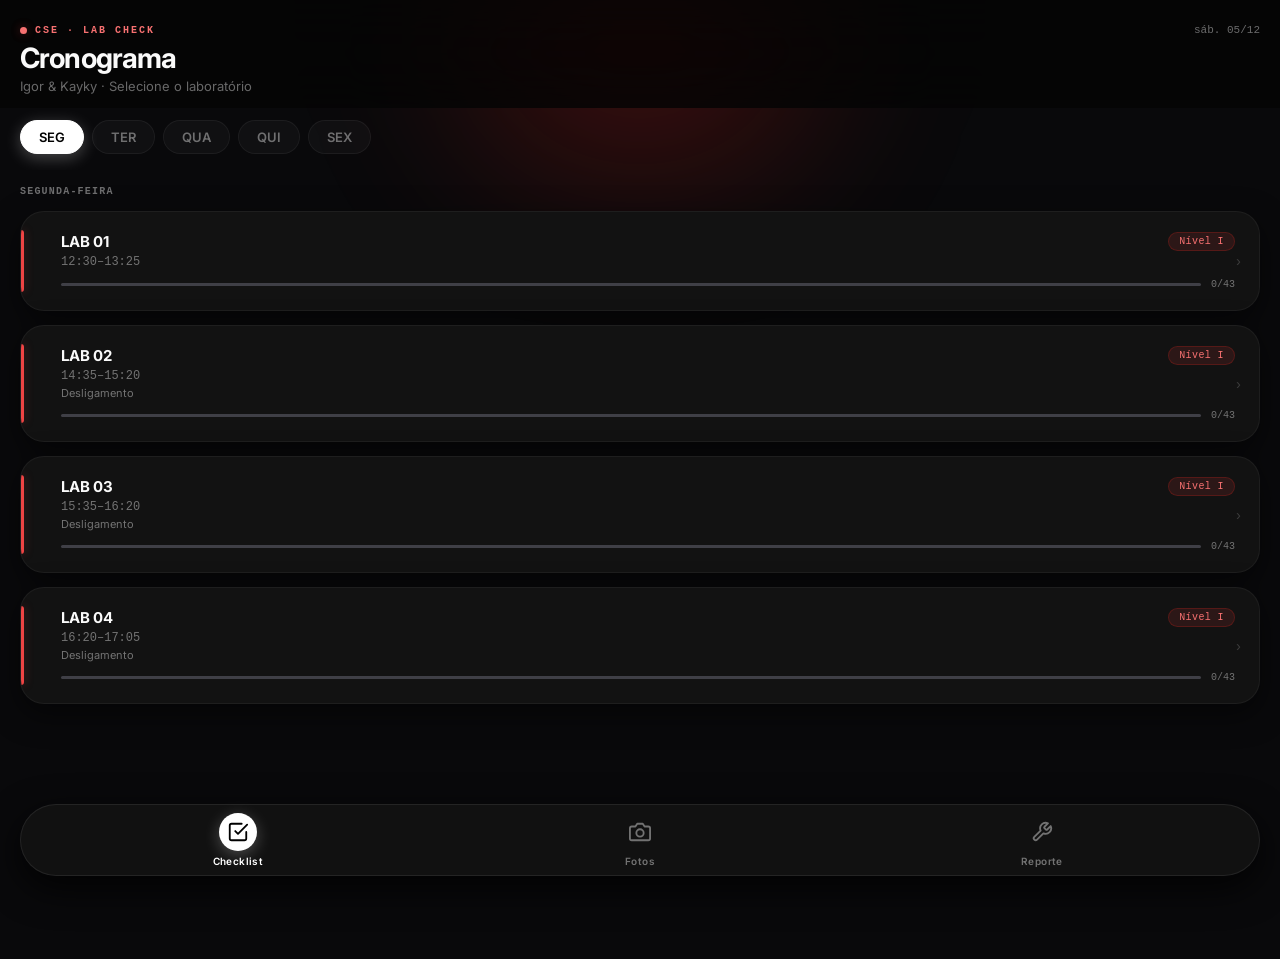
<file: cse-lab-system/index3.html>
<!DOCTYPE html>
<html lang="pt-BR">
<head>
<meta charset="UTF-8">
<meta name="viewport" content="width=device-width, initial-scale=1.0, maximum-scale=1.0, viewport-fit=cover">
<meta name="theme-color" content="#0a0a0a">
<meta name="apple-mobile-web-app-capable" content="yes">
<meta name="apple-mobile-web-app-status-bar-style" content="black-translucent">
<meta name="apple-mobile-web-app-title" content="Lab System">
<link rel="manifest" href="manifest.json">
<link rel="apple-touch-icon" href="icons/icon-192.png">
<title>CSE · Lab System</title>
<link rel="stylesheet" href="css/style.css">
</head>
<body>

<!-- TOAST -->
<div class="toast-container" id="toastContainer"></div>

<!-- LOADING Reporte -->
<div class="r-loading" id="rLoading"><div class="r-spinner"></div></div>

<!-- ══════════ CHECKLIST SCREENS (original intacto) ══════════ -->

<!-- ══════════════════════════ HOME ══════════════════════════ -->
<div class="screen active" id="screen-home">
  <div class="home-header">
    <div class="home-header-row">
      <span class="logo">CSE · Lab Check</span>
      <span class="home-date" id="homeDate"></span>
    </div>
    <div class="home-title">Cronograma</div>
    <div class="home-sub">Igor &amp; Kayky · Selecione o laboratório</div>
  </div>
  <div class="day-tabs" id="dayTabs"></div>
  <div class="schedule-content" id="scheduleContent"></div>
</div>

<!-- ══════════════════════════ CHECKLIST ══════════════════════════ -->
<div class="screen" id="screen-checklist">
  <div class="checklist-header">
    <div class="checklist-header-row">
      <button class="back-btn" onclick="goHome()"><svg width="18" height="18" viewBox="0 0 24 24" fill="none" stroke="currentColor" stroke-width="2.5" stroke-linecap="round" stroke-linejoin="round"><line x1="19" y1="12" x2="5" y2="12"/><polyline points="12 19 5 12 12 5"/></svg></button>
      <div class="checklist-title-wrap">
        <div class="checklist-lab-name" id="clLabName">LAB 01</div>
        <span class="checklist-type-tag" id="clTypeTag">Nível I</span>
      </div>
      <button class="reset-btn" onclick="resetChecklist()" title="Limpar tudo"><svg width="18" height="18" viewBox="0 0 24 24" fill="none" stroke="currentColor" stroke-width="2.5" stroke-linecap="round" stroke-linejoin="round"><path d="M23 4v6h-6"/><path d="M20.49 15a9 9 0 1 1-2.12-9.36L23 10"/></svg></button>
    </div>
    <div class="progress-bar-wrap">
      <div class="progress-bar-fill" id="progressBar"></div>
    </div>
    <div class="progress-label">
      <span id="progressText">0 / 0 itens</span>
      <span class="pct" id="progressPct">0%</span>
    </div>
  </div>

  <!-- step dots -->
  <div class="step-indicator" id="stepIndicator"></div>

  <div class="tabs" id="tabsContainer"></div>
  <div class="content" id="content"></div>

  <div class="bottom-bar">
    <div class="bottom-stats">
      <div class="bstat">
        <div class="bstat-val done" id="statDone">0</div>
        <div class="bstat-label">feitos</div>
      </div>
      <div class="bstat">
        <div class="bstat-val" id="statPending">0</div>
        <div class="bstat-label">pendentes</div>
      </div>
    </div>
    <button class="complete-btn" id="completeBtn" onclick="openModal()">Finalizar ✓</button>
  </div>
</div>

<!-- Defeito FAB (only visible on checklist screen) -->
<button class="defeito-fab" id="defeitoFab" onclick="openDefeitoModal()" style="display:none" title="Registrar Defeito">
  ⚠
  <span class="defeito-fab-badge" id="defeitoFabBadge" style="display:none">0</span>
</button>

<!-- Defeito Modal -->
<div class="defeito-overlay" id="defeitoOverlay" onclick="closeDefeitoOutside(event)">
  <div class="defeito-sheet">
    <div class="defeito-sheet-head">
      <div class="defeito-handle"></div>
      <div class="defeito-sheet-head-row">
        <span class="defeito-sheet-title" id="defeitoSheetTitle">⚠ Defeitos · LAB 01</span>
        <button class="defeito-close-btn" onclick="closeDefeitoModal()">Fechar</button>
      </div>
    </div>
    <div class="defeito-sheet-body">

      <!-- FORM -->
      <div class="defeito-form">
        <div class="defeito-pc-wrap">
          <label class="defeito-form-label">Posição / PC</label>
          <select class="defeito-pc-select" id="defeitoPcSelect">
            <option value="">— Selecione o PC ou local —</option>
          </select>
        </div>

        <label class="defeito-form-label">Foto do defeito</label>
        <div class="defeito-file-wrap" id="defeitoFileWrap">
          <input type="file" accept="image/*" capture="environment" id="defeitoFileInput" onchange="handleDefeitoPhoto(event)">
          <span class="defeito-file-label" id="defeitoFileLabel">Toque para tirar foto ou selecionar</span>
          <img class="defeito-file-preview" id="defeitoFilePreview" alt="preview">
        </div>

        <label class="defeito-form-label" style="margin-top:10px">Descrição do problema</label>
        <textarea class="defeito-input" id="defeitoDescInput" rows="3"
          placeholder="Ex: Monitor sem imagem, teclado com tecla faltando, cadeira quebrada..."></textarea>

        <button class="defeito-submit-btn" id="defeitoSubmitBtn" onclick="salvarDefeito()">
          Registrar Defeito
        </button>
      </div>

      <!-- LIST -->
      <div class="defeito-list-title">
        Defeitos registrados
        <span class="defeito-count-badge" id="defeitoListCount">0</span>
      </div>
      <div id="defeitoListContainer">
        <div class="defeito-empty">Nenhum defeito registrado ainda.</div>
      </div>

    </div><!-- /body -->
  </div><!-- /sheet -->
</div><!-- /overlay -->

<!-- Modal -->
<div class="modal-overlay" id="modalOverlay" onclick="closeModalOutside(event)">
  <div class="modal">
    <div class="modal-handle"></div>
    <span class="modal-emoji" id="modalEmoji">&#10003;</span>
    <h2 id="modalTitle">Checklist completo!</h2>
    <p id="modalDesc"></p>
    <div id="pendingListContainer"></div>
    <div class="modal-actions">
      <button class="modal-btn primary" onclick="closeModal()">OK, entendido</button>
      <button class="wa-btn" id="waShareBtn" onclick="shareWhatsApp()">
        <svg width="16" height="16" viewBox="0 0 24 24" fill="currentColor"><path d="M17.472 14.382c-.297-.149-1.758-.867-2.03-.967-.273-.099-.471-.148-.67.15-.197.297-.767.966-.94 1.164-.173.199-.347.223-.644.075-.297-.15-1.255-.463-2.39-1.475-.883-.788-1.48-1.761-1.653-2.059-.173-.297-.018-.458.13-.606.134-.133.298-.347.446-.52.149-.174.198-.298.298-.497.099-.198.05-.371-.025-.52-.075-.149-.669-1.612-.916-2.207-.242-.579-.487-.5-.669-.51-.173-.008-.371-.01-.57-.01-.198 0-.52.074-.792.372-.272.297-1.04 1.016-1.04 2.479 0 1.462 1.065 2.875 1.213 3.074.149.198 2.096 3.2 5.077 4.487.709.306 1.262.489 1.694.625.712.227 1.36.195 1.871.118.571-.085 1.758-.719 2.006-1.413.248-.694.248-1.289.173-1.413-.074-.124-.272-.198-.57-.347m-5.421 7.403h-.004a9.87 9.87 0 01-5.031-1.378l-.361-.214-3.741.982.998-3.648-.235-.374a9.86 9.86 0 01-1.51-5.26c.001-5.45 4.436-9.884 9.888-9.884 2.64 0 5.122 1.03 6.988 2.898a9.825 9.825 0 012.893 6.994c-.003 5.45-4.437 9.884-9.885 9.884m8.413-18.297A11.815 11.815 0 0012.05 0C5.495 0 .16 5.335.157 11.892c0 2.096.547 4.142 1.588 5.945L.057 24l6.305-1.654a11.882 11.882 0 005.683 1.448h.005c6.554 0 11.89-5.335 11.893-11.893a11.821 11.821 0 00-3.48-8.413Z"/></svg>
        Compartilhar no WhatsApp
      </button>
      <button class="modal-btn secondary" id="modalSecBtn" onclick="resetChecklist(); closeModal()">Reiniciar checklist</button>
    </div>
  </div>
</div>



<!-- ══════════ FOTOS DOS POSTOS ══════════ -->
<div class="screen" id="screen-fotos">
  <div class="fotos-header">
    <div class="fotos-title-row">
      <div>
        <div class="fotos-title">Fotos dos Postos</div>
        <div class="fotos-sub">Referência visual · 2 fotos por posto</div>
      </div>
    </div>
    <div id="driveTokenInfo" style="display:none" class="drive-token-info">
      Drive conectado · <span id="driveMinLeft"></span>min restantes
      &nbsp;·&nbsp; <span style="cursor:pointer;text-decoration:underline" onclick="driveLogout()">sair</span>
    </div>
    <div class="fotos-lab-tabs" id="fotosLabTabs"></div>
  </div>
  <div class="fotos-content" id="fotosContent"></div>
</div>

<!-- Modal de foto -->
<div class="foto-modal-overlay" id="fotoModalOverlay" onclick="closeFotoModalOutside(event)">
  <div class="foto-modal">
    <div class="foto-loading-overlay" id="fotoLoadingOverlay"><div class="spinner"></div></div>
    <button class="foto-modal-close" onclick="closeFotoModal()">✕</button>
    <div class="foto-modal-handle"></div>
    <div class="foto-modal-title" id="fotoModalTitle">Posto 01</div>
    <div class="foto-modal-sub" id="fotoModalSub">LAB 01 · Selecione o tipo</div>
    <div class="foto-modal-tabs">
      <button class="foto-tab-btn active" id="fotoTabFrente"  onclick="switchFotoTab('frente')">Frente</button>
      <button class="foto-tab-btn"        id="fotoTabDetalhe" onclick="switchFotoTab('detalhe')">Detalhe</button>
    </div>
    <img   class="foto-preview-area" id="fotoPreviewImg" alt="foto" style="display:none">
    <div   class="foto-empty-area"   id="fotoEmptyArea"><svg width="32" height="32" viewBox="0 0 24 24" fill="none" stroke="currentColor" stroke-width="1.5" opacity="0.4"><path d="M23 19a2 2 0 01-2 2H3a2 2 0 01-2-2V8a2 2 0 012-2h4l2-3h6l2 3h4a2 2 0 012 2z"/><circle cx="12" cy="13" r="4"/></svg><span>Nenhuma foto ainda</span></div>
    <label class="foto-upload-btn">
      Tirar foto / selecionar
      <input type="file" accept="image/*" capture="environment" id="fotoUploadInput" onchange="handleFotoUpload(event)">
    </label>
    <button class="foto-save-btn"   id="fotoSaveBtn"   onclick="salvarFoto()"  disabled>Salvar foto</button>
    <button class="foto-delete-btn" id="fotoDeleteBtn" onclick="deletarFoto()" style="display:none">Remover foto</button>
  </div>
</div>

<!-- ══════════ REPORTE TI ══════════ -->
<div class="screen" id="screen-reporte">
  <div class="reporte-content">
    <div class="reporte-header-card">
      <h1>TI Reporte</h1>
      <p>Reporte + WhatsApp Automático</p>
    </div>
    <div class="r-info">
      <p>Após enviar, o WhatsApp abrirá com o reporte formatado e pronto para enviar.</p>
    </div>
    <div class="r-form-group">
      <label class="r-label">Laboratório</label>
      <select id="rLab" class="r-input">
        <option value="">Selecione um laboratório</option>
        <option value="LAB 01">Laboratório 01</option>
        <option value="LAB 02">Laboratório 02</option>
        <option value="LAB 03">Laboratório 03</option>
        <option value="LAB 04">Laboratório 04</option>
      </select>
    </div>
    <div class="r-form-group">
      <label class="r-label">Número do PC</label>
      <input type="number" id="rPc" class="r-input" min="1" max="41" placeholder="1 a 41">
    </div>
    <div class="r-form-group">
      <label class="r-label">Tipo de Problema</label>
      <select id="rTipo" class="r-input">
        <option value="">Selecione</option>
        <option value="Periféricos">Periféricos (Teclado, Mouse, etc)</option>
        <option value="Monitor / Vídeo">Monitor / Vídeo</option>
        <option value="Hardware Interno">Hardware Interno (CPU, RAM, etc)</option>
        <option value="Software / Rede">Software / Rede</option>
        <option value="Estrutura / Mobiliário">Estrutura / Mobiliário</option>
        <option value="Outro">Outro</option>
      </select>
    </div>
    <div class="r-form-group">
      <label class="r-label">Descrição</label>
      <textarea id="rDesc" class="r-input" placeholder="Descreva o problem em detalhes..."></textarea>
    </div>
    <div class="r-form-group">
      <label class="r-label">Foto do Problema</label>
      <div class="r-file-wrap">
        <input type="file" accept="image/*" capture="environment" id="rFoto" onchange="handleRFoto(event)">
        <span class="r-file-label" id="rFotoLabel">Toque para tirar foto ou selecionar</span>
      </div>
      <img class="r-preview" id="rPreview" alt="preview">
    </div>
    <button class="r-submit-btn" id="rSubmitBtn" onclick="submitReporte()">
      <svg width="18" height="18" viewBox="0 0 24 24" fill="currentColor"><path d="M17.472 14.382c-.297-.149-1.758-.867-2.03-.967-.273-.099-.471-.148-.67.15-.197.297-.767.966-.94 1.164-.173.199-.347.223-.644.075-.297-.15-1.255-.463-2.39-1.475-.883-.788-1.48-1.761-1.653-2.059-.173-.297-.018-.458.13-.606.134-.133.298-.347.446-.52.149-.174.198-.298.298-.497.099-.198.05-.371-.025-.52-.075-.149-.669-1.612-.916-2.207-.242-.579-.487-.5-.669-.51-.173-.008-.371-.01-.57-.01-.198 0-.52.074-.792.372-.272.297-1.04 1.016-1.04 2.479 0 1.462 1.065 2.875 1.213 3.074.149.198 2.096 3.2 5.077 4.487.709.306 1.262.489 1.694.625.712.227 1.36.195 1.871.118.571-.085 1.758-.719 2.006-1.413.248-.694.248-1.289.173-1.413-.074-.124-.272-.198-.57-.347m-5.421 7.403h-.004a9.87 9.87 0 01-5.031-1.378l-.361-.214-3.741.982.998-3.648-.235-.374a9.86 9.86 0 01-1.51-5.26c.001-5.45 4.436-9.884 9.888-9.884 2.64 0 5.122 1.03 6.988 2.898a9.825 9.825 0 012.893 6.994c-.003 5.45-4.437 9.884-9.885 9.884m8.413-18.297A11.815 11.815 0 0012.05 0C5.495 0 .16 5.335.157 11.892c0 2.096.547 4.142 1.588 5.945L.057 24l6.305-1.654a11.882 11.882 0 005.683 1.448h.005c6.554 0 11.89-5.335 11.893-11.893a11.821 11.821 0 00-3.48-8.413Z"/></svg>
      Enviar via WhatsApp
    </button>
  </div>
</div>

<!-- ══════════ BOTTOM NAV ══════════ -->
<nav class="bottom-nav">
  <button class="nav-btn active" id="navChecklist" onclick="navTo('home')">
    <span class="nav-icon"><svg width="22" height="22" viewBox="0 0 24 24" fill="none" stroke="currentColor" stroke-width="2" stroke-linecap="round" stroke-linejoin="round"><polyline points="9 11 12 14 22 4"/><path d="M21 12v7a2 2 0 01-2 2H5a2 2 0 01-2-2V5a2 2 0 012-2h11"/></svg></span>Checklist
  </button>
  <button class="nav-btn nav-fotos" id="navFotos" onclick="navTo('fotos')">
    <span class="nav-icon"><svg width="22" height="22" viewBox="0 0 24 24" fill="none" stroke="currentColor" stroke-width="2" stroke-linecap="round" stroke-linejoin="round"><path d="M23 19a2 2 0 01-2 2H3a2 2 0 01-2-2V8a2 2 0 012-2h4l2-3h6l2 3h4a2 2 0 012 2z"/><circle cx="12" cy="13" r="4"/></svg></span>Fotos
    <span class="nav-badge" id="fotosBadge"></span>
  </button>
  <button class="nav-btn nav-reporte" id="navReporte" onclick="navTo('reporte')">
    <span class="nav-icon"><svg width="22" height="22" viewBox="0 0 24 24" fill="none" stroke="currentColor" stroke-width="2" stroke-linecap="round" stroke-linejoin="round"><path d="M14.7 6.3a1 1 0 000 1.4l1.6 1.6a1 1 0 001.4 0l3.77-3.77a6 6 0 01-7.94 7.94l-6.91 6.91a2.12 2.12 0 01-3-3l6.91-6.91a6 6 0 017.94-7.94l-3.76 3.76z"/></svg></span>Reporte
  </button>
</nav>

<script>
// ══════════════════════════════════════════════
// CONFIG — preencha após configurar Google Cloud
// ══════════════════════════════════════════════
const CFG = {
  CLIENT_ID:    '752637013195-2efafcn119m6ssohnhn4h6ih6alb72ie.apps.googleusercontent.com',
  REDIRECT_URI: 'https://SerranoGuardia.github.io/serrano/',
  SCOPES:       'https://www.googleapis.com/auth/drive',
  PASTAS: {
    'LAB 01': '17MOU0hIc8m6JoIttVdo2RePqNJCvB4c0',
    'LAB 02': '1kxEiKmahxGcmpzEp8EeC49hykdXeRG5P',
    'LAB 03': '1GnUR_YZ_gCNnBRU30zbpBjp0Vw-WvnIh',
    'LAB 04': '1kwBlgtO0JugpssXCCSpsxYiFkdiSZ0O2',
  },
  NUMERO_TI: '5511988720669',
  WEB_APP_URL: '',
};

// ══════════════════════════════════════════════
// NAVEGAÇÃO
// ══════════════════════════════════════════════
let currentNav = 'home';

function navTo(section) {
  currentNav = section;
  document.querySelectorAll('.nav-btn').forEach(b => b.classList.remove('active'));

  if (section === 'home') {
    document.getElementById('navChecklist').classList.add('active');
    showScreen('screen-home');
    document.getElementById('defeitoFab').style.display = 'none';
  } else if (section === 'fotos') {
    document.getElementById('navFotos').classList.add('active');
    showScreen('screen-fotos');
    document.getElementById('defeitoFab').style.display = 'none';
    initFotos();
  } else if (section === 'reporte') {
    document.getElementById('navReporte').classList.add('active');
    showScreen('screen-reporte');
    document.getElementById('defeitoFab').style.display = 'none';
  }
}

// ══════════════════════════════════════════════
// CHECKLIST JS (original da v4 intacto)
// ══════════════════════════════════════════════

// ═══════════════════════════════════════════════
// DATA
// ═══════════════════════════════════════════════
const DAYS = [
  { key:'seg', label:'SEG', fullLabel:'Segunda-feira' },
  { key:'ter', label:'TER', fullLabel:'Terça-feira' },
  { key:'qua', label:'QUA', fullLabel:'Quarta-feira' },
  { key:'qui', label:'QUI', fullLabel:'Quinta-feira' },
  { key:'sex', label:'SEX', fullLabel:'Sexta-feira' }
];

const SCHEDULE = {
  seg: [
    { lab:'LAB 01', time:'12:30–13:25', type:'nivel1', note:'' },
    { lab:'LAB 02', time:'14:35–15:20', type:'nivel1', note:'Desligamento' },
    { lab:'LAB 03', time:'15:35–16:20', type:'nivel1', note:'Desligamento' },
    { lab:'LAB 04', time:'16:20–17:05', type:'nivel1', note:'Desligamento' },
  ],
  ter: [
    { lab:'LAB 02', time:'14:00–15:15', type:'completa', note:'Desligamento' },
    { lab:'LAB 03', time:'15:30–16:45', type:'completa', note:'Desligamento' },
    { lab:'LAB 04', time:'16:45–18:00', type:'completa', note:'Desligamento' },
  ],
  qua: [
    { lab:'LAB 02', time:'15:30–16:15', type:'nivel1', note:'Desligamento' },
    { lab:'LAB 03', time:'16:15–17:00', type:'nivel1', note:'Desligamento' },
    { lab:'LAB 04', time:'17:00–17:45', type:'nivel1', note:'Desligamento' },
    { lab:'LAB 01', time:'17:45–17:55', type:null,     note:'Só desligamento · recolher chave' },
  ],
  qui: [
    { lab:'LAB 02', time:'13:15–14:00', type:'nivel1', note:'' },
    { lab:'LAB 03', time:'15:35–16:20', type:'nivel1', note:'Desligamento' },
    { lab:'LAB 01', time:'16:20–17:05', type:'nivel1', note:'Desligamento · recolher chave' },
    { lab:'LAB 04', time:'17:05–17:45', type:'nivel1', note:'Desligamento' },
    { lab:'LAB 02', time:'17:45–18:00', type:'nivel2', note:'Desligamento' },
  ],
  sex: [
    { lab:'LAB 03', time:'14:40–15:25', type:'nivel1', note:'Desligamento' },
    { lab:'LAB 02', time:'15:40–16:25', type:'nivel1', note:'Desligamento' },
    { lab:'LAB 01', time:'16:25–17:10', type:'nivel1', note:'Desligamento · recolher chave' },
    { lab:'LAB 04', time:'17:10–17:55', type:'nivel1', note:'Desligamento' },
  ]
};

const ENCERRAMENTO_ITEMS = [
  'Desligar computadores.',
  'Desligar estabilizadores (apenas após desligar os computadores).',
  'Desligar disjuntores (apenas após desligar os estabilizadores).',
  'Desconectar o notebook do professor da tomada (quando aplicável).',
  'Posicionar cada mouse junto à respectiva CPU e deixar o cabeamento organizado.',
  'Posicionar cada teclado junto à respectiva CPU e deixar o cabeamento organizado.',
  'Recostar as cadeiras nas bancadas, segundo a numeração de cada posição.',
  'Colocar a banqueta junto à mesa do professor.',
  'Alinhar as arenas que estão penduradas na parede (lab 04).',
  'Apagar o quadro branco e a lousa.',
  'Encaminhar objetos no suporte da lousa para a Secretaria (exceção: apagadores e marcadores de quadro branco no lab 01).',
  'Fechar as janelas (obrigatório apenas nos labs 01 e 03).',
  'Travar as janelas (obrigatório apenas no lab 03).',
  'Desligar os ventiladores.',
  'Apagar as luzes.',
  'Trancar a porta.'
];

const CHECKLISTS = {
  nivel1: [
    { id:'infra', tab:'🏗️ Infraestrutura', sections: [
      { id:'porta',        title:'1.1 PORTA',        num:'1.1', items:['Face interna e externa: integridade.','Maçaneta: integridade.','Janelinha (quando aplicável): integridade.'] },
      { id:'janelas',      title:'1.2 JANELAS',       num:'1.2', items:['Cortinas desencaixadas.'] },
      { id:'ventiladores', title:'1.3 VENTILADORES',  num:'1.3', items:['Funcionamento.'] },
      { id:'lousa',        title:'1.4 LOUSA',         num:'1.4', items:['Integridade da superfície da lousa.','Integridade do suporte para apagador e caneta de quadro branco.'] },
      { id:'iluminacao',   title:'1.5 ILUMINAÇÃO',    num:'1.5', items:['Lâmpadas "queimadas" ou intermitentes.'] }
    ]},
    { id:'postos', tab:'Postos de Trabalho', sections: [
      { id:'cpus',          title:'2.1 CPUs',          num:'2.1', items:['Gabinete: integridade (danos, riscos, parafusos faltando ou frouxos, conexão do cabeamento).','Suportes (pés) de borracha: integridade e encaixe.','Tampas de baia frontais: integridade e encaixe.','Identificação da numeração de bancadas: integridade.'] },
      { id:'mouses',        title:'2.2 MOUSES',        num:'2.2', items:['Carcaça e botões: integridade.','Cabo: dano na integridade do isolamento, revelando a fiação interna.'] },
      { id:'teclados',      title:'2.3 TECLADOS',      num:'2.3', items:['Carcaça: integridade.','Teclas soltas (virar cada teclado "de cabeça para baixo" e chacoalhá-lo levemente).','Teclas danificadas ou com encapamento danificado.','Objetos estranhos entre as teclas.','Cabo: dano na integridade do isolamento, revelando a fiação interna.'] },
      { id:'monitores',     title:'2.4 MONITORES',     num:'2.4', items:['Integridade da carcaça e da tela (riscos visíveis com o monitor ligado e desligado).'] },
      { id:'bancadas',      title:'2.5 BANCADAS',      num:'2.5', items:['Integridade da parte superior: riscos, danos e descascados.','Limpeza na parte superior: papéis de bala, adesivos, chicletes etc.'] },
      { id:'cadeiras',      title:'2.6 CADEIRAS',      num:'2.6', items:['Assento, encosto e "pernas" da cadeira: integridade (rachaduras, danos etc.).','Limpeza: riscos, adesivos, chicletes ou outras coisas no assento ou no encosto.'] },
      { id:'estabilizadores', title:'2.7 ESTABILIZADORES', num:'2.7', items:['Funcionamento: botão power e LED.','Carcaça: integridade.','Cabos de energia (do próprio estabilizador e dos equipamentos conectados): falha na integridade do isolamento, revelando a fiação interna.'] }
    ]},
    { id:'encerramento', tab:'Encerramento', sections: [
      { id:'enc', title:'AÇÕES PARA ENCERRAMENTO', num:'3', items:ENCERRAMENTO_ITEMS }
    ]}
  ],

  nivel2: [
    { id:'postos', tab:'Postos de Trabalho', sections: [
      { id:'cpus',     title:'1.1 CPUs',     num:'1.1', items:['Gabinete: integridade (danos, riscos).','Suportes (pés) de borracha: integridade e encaixe.','Tampas de baia frontais: integridade e encaixe.'] },
      { id:'mouses',   title:'1.2 MOUSES',   num:'1.2', items:['Carcaça e botões: integridade.'] },
      { id:'teclados', title:'1.3 TECLADOS', num:'1.3', items:['Carcaça: integridade.','Teclas soltas (virar cada teclado "de cabeça para baixo" e chacoalhá-lo levemente).','Teclas danificadas ou com encapamento danificado.','Objetos estranhos entre as teclas.'] },
      { id:'monitores', title:'1.4 MONITORES', num:'1.4', items:['Integridade da carcaça e da tela (riscos visíveis com o monitor ligado e desligado).'] },
      { id:'bancadas', title:'1.5 BANCADAS',  num:'1.5', items:['Integridade da parte superior: riscos, danos e descascados.','Limpeza na parte superior: papéis de bala, adesivos, chicletes etc.'] },
      { id:'cadeiras', title:'1.6 CADEIRAS',  num:'1.6', items:['Assento, encosto e "pernas" da cadeira: integridade (rachaduras, danos etc.).','Limpeza: riscos, adesivos, chicletes ou outras coisas no assento ou no encosto.'] }
    ]},
    { id:'encerramento', tab:'Encerramento', sections: [
      { id:'enc', title:'AÇÕES PARA ENCERRAMENTO', num:'2', items:ENCERRAMENTO_ITEMS }
    ]}
  ],

  completa: [
    { id:'infra', tab:'Infraestrutura', sections: [
      { id:'porta',     title:'1.1 PORTA',     num:'1.1', items:['Face interna e externa: integridade.','Janelinha (quando aplicável): integridade.','Maçaneta: integridade e funcionamento.','Fechadura: integridade e funcionamento.','Abertura e fechamento.'] },
      { id:'janelas',   title:'1.2 JANELAS',   num:'1.2', items:['Vidros e molduras: integridade.','Puxadores e travas: integridade e funcionamento (na abertura e no fechamento).','Cortinas: integridade e funcionamento (deslizamento).','Cortinas desencaixadas.'] },
      { id:'ventiladores', title:'1.3 VENTILADORES', num:'1.3', items:['Acionamento e desligamento.','Controle de velocidade (quando aplicável): variação.','Botões e knobs: integridade.'] },
      { id:'lousa',     title:'1.4 LOUSA',     num:'1.4', items:['Integridade da superfície da lousa.','Integridade do suporte para apagador e caneta de quadro branco.'] },
      { id:'iluminacao', title:'1.5 ILUMINAÇÃO', num:'1.5', items:['Acionamento e desligamento.','Lâmpadas "queimadas" ou intermitentes.'] },
      { id:'comvisual', title:'1.6 COM. VISUAL', num:'1.6', items:['Integridade e colagem de cartazes, avisos e horários de aula fixados nas paredes.','Integridade e colagem de avisos adesivados na porta (proibição de uso de celular, instruções para trancar a porta etc.).'] }
    ]},
    { id:'postos', tab:'Postos de Trabalho', sections: [
      { id:'cpus',     title:'2.1 CPUs',     num:'2.1', items:['Gabinete: integridade (danos, riscos, parafusos faltando ou frouxos etc.).','Suportes (pés) de borracha: integridade e encaixe.','Tampas de baia frontais: integridade e encaixe.','Tampas de baia traseiras: integridade e encaixe.','Orifícios de ventilação e dentro de baias: existência de objetos estranhos, especialmente obstruindo a passagem de ar.','Conectores dos periféricos: encaixados por completo.','Identificação da numeração de posição: integridade.','Etiqueta OEM: integridade.','Etiqueta de código CSG: integridade.'] },
      { id:'mouses',   title:'2.2 MOUSES',   num:'2.2', items:['Carcaça e botões: integridade.','Cabo: dano na integridade do isolamento, revelando a fiação interna.','Botões esquerdo, direito e central (quando aplicável): funcionamento (selecionar e arrastar).','Botão de scroll: funcionamento (rolagem e seleção).','Etiqueta de código CSG (quando aplicável): integridade.','Etiqueta de fabricação (quando aplicável): integridade.'] },
      { id:'teclados', title:'2.3 TECLADOS', num:'2.3', items:['Carcaça: integridade.','Teclas soltas (dica: virar cada teclado "de cabeça para baixo" e chacoalhá-lo levemente).','Teclas danificadas ou com encapamento danificado.','Teclas com caracteres apagados.','Teclas em posições trocadas.','Objetos estranhos entre as teclas.','Cabo: dano na integridade do isolamento, revelando a fiação interna.','Etiqueta de código CSG (quando aplicável): integridade.','Etiqueta de fabricação (quando aplicável): integridade.'] },
      { id:'monitores', title:'2.4 MONITORES', num:'2.4', items:['Integridade da carcaça e da tela (riscos, aqueles visíveis com o monitor ligado e os notados com o mesmo desligado).','Cabo: dano na integridade do isolamento, revelando a fiação interna.','Etiqueta de código CSG (quando aplicável): integridade.','Etiqueta de fabricação (quando aplicável): integridade.'] },
      { id:'estabilizadores', title:'2.5 ESTABILIZADORES', num:'2.5', items:['Funcionamento: botão power e LED.','Carcaça: integridade.','Orifícios de ventilação e dentro de baias: existência de objetos estranhos.','Cabos de energia (do próprio estabilizador e dos equipamentos a ele conectados, em ambas as extremidades): falha na integridade do isolamento, revelando a fiação interna.','Cabos de energia (do próprio estabilizador e dos equipamentos a ele conectados, em ambas as extremidades): encaixados por completo.'] },
      { id:'bancadas', title:'2.6 BANCADAS',  num:'2.6', items:['Integridade da parte superior: riscos, danos e descascados.','Integridade da parte inferior, laterais e sustentação ("pernas"): riscos, danos e descascados.','Integridade da identificação das bancadas (lab 04).','Limpeza na parte superior, inferior, laterais e sustentação ("pernas"): papéis de bala, adesivos, chicletes, rabiscos etc.'] },
      { id:'cadeiras', title:'2.7 CADEIRAS',  num:'2.7', items:['Assento, encosto e "pernas" da cadeira: integridade (rachaduras, danos etc.).','Limpeza: riscos, figurinhas, chicletes ou outras coisas no assento, no encosto ou embaixo da cadeira.'] },
      { id:'arenas',   title:'2.8 ARENAS',    num:'2.8', items:['Integridade da estrutura (danos, fixação das quinas etc).','Integridade da identificação.'] },
      { id:'professor', title:'2.9 EQUIP. PROFESSOR', num:'2.9', items:['Integridade do computador (conforme o caso: notebook, CPU, monitor, mouse, teclado, estabilizador e cabeamento).','Integridade da mesa.','Integridade da mesa de apoio (mesa branca com rodinhas).','Integridade da cadeira.','Integridade da banqueta de madeira.'] }
    ]},
    { id:'encerramento', tab:'Encerramento', sections: [
      { id:'apagar',     title:'3.1 APAGAR ARQUIVOS',  num:'3.1', items:['Da área de trabalho.','Da pasta "Documentos".','Da pasta "Imagens".','Da pasta "Downloads".','Da Lixeira.'] },
      { id:'papelparede', title:'3.2 PAPÉIS DE PAREDE', num:'3.2', items:['Da área de trabalho.','Do navegador.'] },
      { id:'finais',     title:'3.3 MOVIMENTOS FINAIS', num:'3.3', items:['Desligar computadores.','Desligar estabilizadores (apenas após desligar os computadores).','Desligar disjuntores (apenas após desligar os estabilizadores).','Desconectar o notebook do professor da tomada (quando aplicável).','Passar pano na base para remover o pó do monitor, de sua base, da CPU, dos periféricos (mouse e teclado), dos estabilizadores e da superfície da bancada.','Se preciso, utilizar álcool ou pano embebido em água e sabão neutro para a remoção de sujidades em bancadas e equipamentos (incluindo os estabilizadores).','Alinhar os computadores entre si.','Ajustar o ângulo da tela dos monitores a 90°.','Posicionar cada mouse e teclado junto às respectivas CPUs e deixar os cabeamentos organizados.','Recostar as cadeiras nas bancadas, segundo a numeração de cada posição.','Colocar a banqueta junto à mesa do professor.','Alinhar as arenas que estão penduradas na parede (lab 04).','Apagar o quadro branco e a lousa (se a lousa estiver manchada, limpá-la com pano embebido em álcool).','Recolher papéis e outros objetos sobre a mesa do professor ou embaixo dela, encaminhando-os para a Secretaria.','Encaminhar objetos no suporte da lousa para a Secretaria (exceção: apagadores e marcadores de quadro branco no lab 01).','Fechar as janelas (obrigatório apenas nos labs 01 e 03).','Travar as janelas (obrigatório apenas no lab 03).','Desligar os ventiladores.','Apagar as luzes.','Trancar a porta.'] }
    ]}
  ]
};

// ═══════════════════════════════════════════════
// STATE
// ═══════════════════════════════════════════════
let currentSession = null;
let currentData = [];
let activeTab = 0;
let state = {};

const TYPE_LABELS = { nivel1:'Revisão Parcial Nível I', nivel2:'Revisão Parcial Nível II', completa:'Revisão Completa' };
const TYPE_TAGS   = { nivel1:['tag-nivel1','Nível I'], nivel2:['tag-nivel2','Nível II'], completa:['tag-completa','Completa'] };
const TYPE_BADGE  = { nivel1:['badge-nivel1','Nível I'], nivel2:['badge-nivel2','Nível II'], completa:['badge-completa','Completa'], null:['badge-none','Desligamento'] };
const TYPE_ACCENT = { nivel1:'accent-nivel1', nivel2:'accent-nivel2', completa:'accent-completa' };

function getTodayKey() {
  const map = { 1:'seg', 2:'ter', 3:'qua', 4:'qui', 5:'sex' };
  return map[new Date().getDay()] || null;
}
let activeDayKey = getTodayKey() || 'seg';

// ═══════════════════════════════════════════════
// TOAST
// ═══════════════════════════════════════════════
function showToast(msg, type='info', duration=2400) {
  const c = document.getElementById('toastContainer');
  const t = document.createElement('div');
  t.className = `toast ${type}`;
  t.textContent = msg;
  c.appendChild(t);
  setTimeout(() => {
    t.classList.add('out');
    setTimeout(() => t.remove(), 320);
  }, duration);
}

// ═══════════════════════════════════════════════
// NOTIFICATIONS
// ═══════════════════════════════════════════════
function requestNotificationPermission() {
  if ('Notification' in window && Notification.permission === 'default') {
    Notification.requestPermission();
  }
}

function sendNotification(title, body) {
  if ('Notification' in window && Notification.permission === 'granted') {
    new Notification(title, { body, icon: '' });
  }
}

// ═══════════════════════════════════════════════
// HOME
// ═══════════════════════════════════════════════
function initHome() {
  const now = new Date();
  const opts = { weekday:'short', day:'2-digit', month:'2-digit' };
  document.getElementById('homeDate').textContent = now.toLocaleDateString('pt-BR', opts).replace(',','');
  renderDayTabs();
  renderSchedule();
  requestNotificationPermission();
}

function renderDayTabs() {
  const todayKey = getTodayKey();
  document.getElementById('dayTabs').innerHTML = DAYS.map(d => `
    <button class="day-tab${d.key===activeDayKey?' active':''}${d.key===todayKey?' today':''}"
      onclick="switchDay('${d.key}')">
      ${d.label}${d.key===todayKey?' ·':''}
    </button>`).join('');
}

function switchDay(key) { activeDayKey=key; renderDayTabs(); renderSchedule(); }

function getSessionState(dayKey, cardIdx) {
  return _loadStateWithExpiry(`session_${dayKey}_${cardIdx}`);
}

function isCardDone(dayKey, cardIdx) {
  const card = SCHEDULE[dayKey][cardIdx];
  if (!card.type) return false;
  const saved = getSessionState(dayKey, cardIdx);
  const data = CHECKLISTS[card.type];
  let total=0, done=0;
  data.forEach((tab,ti) => tab.sections.forEach((sec,si) => sec.items.forEach((_,ii) => { total++; if(saved[`${ti}-${si}-${ii}`]) done++; })));
  return total>0 && done===total;
}

function renderSchedule() {
  const todayKey = getTodayKey();
  const cards = SCHEDULE[activeDayKey];
  const isToday = activeDayKey === todayKey;
  const dayObj = DAYS.find(d => d.key===activeDayKey);

  let html = `<div class="schedule-day-label">${dayObj.fullLabel}${isToday?'<span class="today-badge">HOJE</span>':''}</div>`;

  cards.forEach((card, idx) => {
    const [bdgClass, bdgLabel] = TYPE_BADGE[card.type] || TYPE_BADGE[null];
    const accentClass = card.type ? TYPE_ACCENT[card.type] : 'accent-none';
    const hasChecklist = card.type !== null;
    const done = hasChecklist && isCardDone(activeDayKey, idx);

    let progressHTML = '';
    if (hasChecklist) {
      const saved = getSessionState(activeDayKey, idx);
      const data = CHECKLISTS[card.type];
      let total=0, doneCount=0;
      data.forEach((tab,ti) => tab.sections.forEach((sec,si) => sec.items.forEach((_,ii) => { total++; if(saved[`${ti}-${si}-${ii}`]) doneCount++; })));
      const pct = total ? Math.round((doneCount/total)*100) : 0;
      progressHTML = `<div class="lab-progress">
        <div class="lab-progress-bar"><div class="lab-progress-fill" style="width:${pct}%"></div></div>
        <span class="lab-progress-text">${doneCount}/${total}</span>
      </div>`;
    }

    const doneLabel = done ? `<span class="lab-type-badge badge-done">✓ Concluído</span>` : `<span class="lab-type-badge ${bdgClass}">${bdgLabel}</span>`;

    html += `<div class="lab-card${hasChecklist?'':' no-checklist'}${done?' done-card':''}"
           onclick="${hasChecklist?`openChecklist('${activeDayKey}',${idx})`:''}">
      <div class="lab-card-accent ${done?'accent-completa':accentClass}"></div>
      <div class="lab-card-inner">
        <div class="lab-card-row">
          <span class="lab-name">${card.lab}</span>
          ${doneLabel}
        </div>
        <div class="lab-time">${card.time}</div>
        ${card.note?`<div class="lab-note">${card.note}</div>`:''}
        ${progressHTML}
      </div>
      ${hasChecklist?'<span class="lab-arrow">›</span>':''}
    </div>`;
  });

  document.getElementById('scheduleContent').innerHTML = html;
}

// ═══════════════════════════════════════════════
// CHECKLIST
// ═══════════════════════════════════════════════
function openChecklist(dayKey, cardIdx) {
  const card = SCHEDULE[dayKey][cardIdx];
  currentSession = { dayKey, cardIdx, type:card.type, lab:card.lab };
  currentData = CHECKLISTS[card.type];

  const sKey = `session_${dayKey}_${cardIdx}`;
  state = _loadStateWithExpiry(sKey);

  currentData.forEach((tab,ti) => tab.sections.forEach((sec,si) => sec.items.forEach((_,ii) => {
    const id=`${ti}-${si}-${ii}`; if(!(id in state)) state[id]=false;
  })));

  activeTab = 0;
  document.getElementById('clLabName').textContent = `${card.lab} · ${DAYS.find(d=>d.key===dayKey).label}`;
  const [tagClass] = TYPE_TAGS[card.type];
  const tagEl = document.getElementById('clTypeTag');
  tagEl.className = `checklist-type-tag ${tagClass}`;
  tagEl.textContent = TYPE_LABELS[card.type];

  renderStepIndicator();
  renderTabs();
  renderContent();
  updateProgress();
  updateTabBadges();
  showScreen('screen-checklist');
  // Show defeito FAB
  document.getElementById('defeitoFab').style.display = 'flex';
  document.getElementById('defeitoSheetTitle').textContent = `⚠ Defeitos · ${card.lab}`;
  updateDefeitoFabBadge();
  // Populate PC select
  _populateDefeitoPcSelect(card.lab);
}

function goHome() {
  document.getElementById('defeitoFab').style.display = 'none';
  showScreen('screen-home');
  renderSchedule();
}

function showScreen(id) {
  document.querySelectorAll('.screen').forEach(s=>s.classList.remove('active'));
  document.getElementById(id).classList.add('active');
  window.scrollTo(0,0);
}

// ── 24H AUTO-RESET LOGIC ──
// State is saved as { items: {...}, timestamps: { id: epochMs } }
function saveState() {
  if (!currentSession) return;
  const key = `session_${currentSession.dayKey}_${currentSession.cardIdx}`;
  try {
    const existing = _loadRaw(key);
    const timestamps = existing.timestamps || {};
    // record timestamp for newly-checked items; clear timestamp when unchecked
    Object.keys(state).forEach(id => {
      if (state[id] && !timestamps[id]) timestamps[id] = Date.now();
      if (!state[id]) delete timestamps[id];
    });
    localStorage.setItem(key, JSON.stringify({ items: state, timestamps }));
  } catch(e) {}
}

function _loadRaw(key) {
  try { const s = localStorage.getItem(key); return s ? JSON.parse(s) : {}; } catch(e) { return {}; }
}

function _loadStateWithExpiry(key) {
  const raw = _loadRaw(key);
  // Support legacy format (plain object without .items wrapper)
  const items = raw.items || raw;
  const timestamps = raw.timestamps || {};
  const now = Date.now();
  const MS_24H = 24 * 60 * 60 * 1000;
  const result = {};
  Object.keys(items).forEach(id => {
    const ts = timestamps[id];
    if (items[id] && ts && (now - ts) >= MS_24H) {
      result[id] = false; // expired → reset to pending
    } else {
      result[id] = items[id];
    }
  });
  return result;
}

function totalItems() { return Object.keys(state).length; }
function doneItems()  { return Object.values(state).filter(Boolean).length; }

// ── Step indicator (dots) ──
function renderStepIndicator() {
  const tabs = currentData;
  let html = '';
  tabs.forEach((tab, i) => {
    const isDone = isTabDone(i);
    const isActive = i === activeTab;
    html += `<div class="step-dot${isActive?' active':''}${isDone&&!isActive?' completed':''}"></div>`;
  });
  html += `<span class="step-label">${activeTab+1} de ${tabs.length}</span>`;
  document.getElementById('stepIndicator').innerHTML = html;
}

function isTabDone(ti) {
  return currentData[ti].sections.every((sec,si) =>
    sec.items.every((_,ii) => state[`${ti}-${si}-${ii}`])
  );
}

function updateProgress() {
  const total=totalItems(), done=doneItems();
  const pct = total ? Math.round((done/total)*100) : 0;
  document.getElementById('progressBar').style.width = pct+'%';
  document.getElementById('progressText').textContent = `${done} / ${total} itens`;
  document.getElementById('progressPct').textContent = pct+'%';
  document.getElementById('statDone').textContent = done;
  document.getElementById('statPending').textContent = total-done;
  document.getElementById('completeBtn').disabled = false;
}

function updateSectionProgress(itemEl) {
  const body = itemEl.closest('.section-body');
  const header = body?.previousElementSibling;
  if (!header) return;
  const items = body.querySelectorAll('.item');
  const total = items.length;
  const done = body.querySelectorAll('.item.checked').length;
  const progEl = header.querySelector('.section-progress');
  if (progEl) { progEl.textContent=`${done}/${total}`; progEl.className='section-progress'+(done===total?' done':''); }
  const numEl = header.querySelector('.section-num');
  if (numEl) { numEl.className='section-num'+(done===total?' done':''); }
  if (done===total) header.classList.add('sec-done'); else header.classList.remove('sec-done');
}

function updateTabBadges() {
  currentData.forEach((tab,ti) => {
    let total=0, done=0;
    tab.sections.forEach((sec,si) => sec.items.forEach((_,ii) => { total++; if(state[`${ti}-${si}-${ii}`]) done++; }));
    const tabEl = document.querySelector(`.tab[data-tab="${ti}"]`);
    if (!tabEl) return;
    const badge = tabEl.querySelector('.badge');
    if (badge) badge.textContent = `${done}/${total}`;
    if (done===total) tabEl.classList.add('tab-done'); else tabEl.classList.remove('tab-done');
    const chk = tabEl.querySelector('.tab-check');
    if (chk) chk.textContent = done===total ? '✓ ' : '';
  });
  renderStepIndicator();
}

function renderTabs() {
  const container = document.getElementById('tabsContainer');
  container.innerHTML = currentData.map((tab,i) => {
    let total=0; tab.sections.forEach(s=>{ total+=s.items.length; });
    const done = isTabDone(i);
    return `<button class="tab${i===activeTab?' active':''}${done?' tab-done':''}" data-tab="${i}" onclick="switchTab(${i})">
      <span class="tab-check">${done?'✓ ':''}</span>${tab.tab}
      <span class="badge">0/${total}</span>
    </button>`;
  }).join('');
  updateTabBadges();
}

function switchTab(idx) {
  activeTab = idx;
  document.querySelectorAll('.tab').forEach((t,i) => t.classList.toggle('active', i===idx));
  renderContent();
  renderStepIndicator();
}

// ── Check if we should auto-advance ──
function checkTabAutoAdvance() {
  if (!isTabDone(activeTab)) return;
  const nextIdx = activeTab + 1;
  if (nextIdx >= currentData.length) return; // all done, let modal handle

  showToast(`✓ ${currentData[activeTab].tab} concluída!`, 'success', 2000);
  sendNotification('Lab Check ✓', `${currentData[activeTab].tab} finalizada! Próxima: ${currentData[nextIdx].tab}`);

  setTimeout(() => {
    switchTab(nextIdx);
    window.scrollTo({ top: 0, behavior: 'smooth' });
    // Show banner at top of content
    renderContent(true);
  }, 800);
}

function renderContent(showBanner=false) {
  const container = document.getElementById('content');
  const tab = currentData[activeTab];

  // Tab completion banner
  let bannerHTML = '';
  if (showBanner) {
    const nextIdx = activeTab; // after advance, activeTab is already next
    bannerHTML = `<div class="tab-complete-banner visible">
      <h3>✓ Seção anterior concluída!</h3>
      <p>Agora: <strong>${currentData[activeTab].tab}</strong></p>
    </div>`;
  }

  const sectionsHTML = tab.sections.map((sec,si) => {
    const total = sec.items.length;
    let done=0;
    sec.items.forEach((_,ii) => { if(state[`${activeTab}-${si}-${ii}`]) done++; });
    const allDone = done===total;
    const allChecked = allDone;

    const itemsHTML = sec.items.map((text,ii) => {
      const id=`${activeTab}-${si}-${ii}`;
      const checked = state[id];
      const letter = String.fromCharCode(97+ii);
      return `<div class="item${checked?' checked':''}" id="el-${id}" onclick="handleItemClick('${id}',this)">
        <div class="checkbox"><span class="checkmark">✓</span></div>
        <span class="item-letter">${letter})</span>
        <span class="item-text">${text}</span>
      </div>`;
    }).join('');

    return `<div class="section">
      <div class="section-header${allDone?' sec-done':''}" onclick="toggleSection('body-${si}',this)">
        <span class="section-num${allDone?' done':''}">${sec.num}</span>
        <span class="section-title">${sec.title.replace(/^\d+\.\d+\s+/,'')}</span>
        <button class="mark-all-btn${allChecked?' all-done':''}" onclick="event.stopPropagation();markAll(${si},${!allChecked})" title="${allChecked?'Desmarcar todos':'Marcar todos'}">
          ${allChecked?'✓ todos':'marcar ↓'}
        </button>
        <span class="section-progress${allDone?' done':''}">${done}/${total}</span>
        <span class="chevron">▼</span>
      </div>
      <div class="section-body" id="body-${si}">${itemsHTML}</div>
    </div>`;
  }).join('');

  container.innerHTML = bannerHTML + sectionsHTML;
}

function markAll(si, check) {
  const sec = currentData[activeTab].sections[si];
  sec.items.forEach((_,ii) => { state[`${activeTab}-${si}-${ii}`] = check; });
  saveState();
  renderContent();
  updateProgress();
  updateTabBadges();
  if (check) {
    showToast(`Seção marcada ✓`, 'success', 1600);
    setTimeout(checkTabAutoAdvance, 200);
  }
}

function handleItemClick(id, el) {
  const ripple = document.createElement('span');
  ripple.className = 'ripple';
  const rect = el.getBoundingClientRect();
  const size = Math.max(rect.width, rect.height);
  ripple.style.cssText = `width:${size}px;height:${size}px;top:${rect.height/2-size/2}px;left:${rect.width/2-size/2}px`;
  el.appendChild(ripple);
  setTimeout(()=>ripple.remove(), 500);

  state[id] = !state[id];
  saveState();
  if (state[id]) el.classList.add('checked'); else el.classList.remove('checked');
  updateProgress();
  updateSectionProgress(el);
  updateTabBadges();

  // re-render the mark-all btn for this section
  const si = parseInt(id.split('-')[1]);
  const sec = currentData[activeTab].sections[si];
  const total = sec.items.length;
  const done = sec.items.filter((_,ii) => state[`${activeTab}-${si}-${ii}`]).length;
  const header = document.getElementById(`body-${si}`)?.previousElementSibling;
  if (header) {
    const btn = header.querySelector('.mark-all-btn');
    if (btn) {
      const allDone = done===total;
      btn.className = `mark-all-btn${allDone?' all-done':''}`;
      btn.textContent = allDone ? '✓ todos' : 'marcar ↓';
    }
  }

  if (state[id]) checkTabAutoAdvance();
}

function toggleSection(bodyId, header) {
  document.getElementById(bodyId).classList.toggle('hidden');
  header.classList.toggle('collapsed');
}

function resetChecklist() {
  if (!confirm('Limpar todos os itens marcados nessa sessão?')) return;
  Object.keys(state).forEach(k=>state[k]=false);
  saveState();
  activeTab=0;
  renderTabs();
  renderContent();
  updateProgress();
  updateTabBadges();
}

// ── MODAL ──
function buildReport() {
  const total=totalItems(), done=doneItems();
  const pending=[];
  currentData.forEach((tab,ti) => tab.sections.forEach((sec,si) => sec.items.forEach((text,ii) => {
    if (!state[`${ti}-${si}-${ii}`]) pending.push({ label:sec.num, text });
  })));
  return { total, done, pending };
}

function openModal() {
  const { total, done, pending } = buildReport();
  const allDone = pending.length===0;

  document.getElementById('modalEmoji').innerHTML = allDone ? '&#10003;' : '&#9888;';
  document.getElementById('modalTitle').textContent = allDone ? 'Checklist completo!' : `${pending.length} item${pending.length>1?'s':''} pendente${pending.length>1?'s':''}`;
  document.getElementById('modalDesc').textContent  = allDone
    ? `Todos os ${total} itens verificados. O laboratório está em ordem.`
    : `${done} de ${total} itens marcados. Itens faltando:`;

  document.getElementById('pendingListContainer').innerHTML = !allDone ? `
    <div class="pending-list">
      <p>Pendentes</p>
      ${pending.map(p=>`<div class="pending-item"><span class="section-tag">${p.label}</span>${p.text}</div>`).join('')}
    </div>` : '';

  document.getElementById('modalSecBtn').textContent = allDone ? 'Reiniciar checklist' : 'Reiniciar tudo';
  document.getElementById('modalOverlay').classList.add('open');

  if (allDone) {
    sendNotification('Lab Check completo!', `${currentSession.lab} — todos os ${total} itens verificados.`);
  }
}

function closeModal() { document.getElementById('modalOverlay').classList.remove('open'); }
function closeModalOutside(e) { if(e.target===document.getElementById('modalOverlay')) closeModal(); }

// ── WhatsApp share ──
function shareWhatsApp() {
  const { total, done, pending } = buildReport();
  const { lab, dayKey } = currentSession;
  const day = DAYS.find(d=>d.key===dayKey).fullLabel;
  const now = new Date();
  const hora = now.toLocaleTimeString('pt-BR',{hour:'2-digit',minute:'2-digit'});
  const tipo = TYPE_LABELS[currentSession.type];

  let msg = `*Lab Check — ${lab}*\n`;
  msg += `Data: ${day} · ${hora}\n`;
  msg += `Tipo: ${tipo}\n\n`;
  msg += `*Progresso: ${done}/${total} itens (${Math.round(done/total*100)}%)*\n`;

  if (pending.length === 0) {
    msg += '\nChecklist 100% completo! Laboratório em ordem.';
  } else {
    msg += `\n*${pending.length} pendente${pending.length>1?'s':''}:*\n`;
    pending.slice(0,10).forEach(p => { msg += `• [${p.label}] ${p.text}\n`; });
    if (pending.length>10) msg += `• ...e mais ${pending.length-10} item${pending.length-10>1?'s':''}.`;
  }

  const url = `https://wa.me/?text=${encodeURIComponent(msg)}`;
  window.open(url, '_blank');
}

// ═══════════════════════════════════════════════
// DEFEITOS — Modular & localStorage-persisted
// (swap salvarDefeito/carregarDefeitos internals
//  for fetch() calls when backend estiver pronto)
// ═══════════════════════════════════════════════

/** Retorna a chave de armazenamento para o lab atual */
function _defeitoStorageKey() {
  if (!currentSession) return 'defeitos_unknown';
  return `defeitos_${currentSession.dayKey}_${currentSession.cardIdx}_${currentSession.lab.replace(/\s/g,'')}`;
}

/**
 * carregarDefeitos()
 * → Futura integração: substituir localStorage.getItem por fetch GET /api/defeitos?lab=...
 */
function carregarDefeitos() {
  try {
    const raw = localStorage.getItem(_defeitoStorageKey());
    return raw ? JSON.parse(raw) : [];
  } catch(e) { return []; }
}

/**
 * salvarDefeito(defeito)
 * → Futura integração: substituir localStorage.setItem por fetch POST /api/defeitos
 * @param {{ id, pc, descricao, fotoBase64, status, criadoEm }} defeito
 */
function salvarDefeito() {
  const pc = document.getElementById('defeitoPcSelect').value;
  const desc = document.getElementById('defeitoDescInput').value.trim();
  const preview = document.getElementById('defeitoFilePreview');
  const fotoBase64 = (preview.style.display !== 'none') ? preview.src : null;

  if (!desc) { showToast('Descreva o defeito antes de registrar.', 'info'); return; }

  const defeito = {
    id: Date.now(),
    lab: currentSession.lab,
    dayKey: currentSession.dayKey,
    pc: pc || 'Não especificado',
    descricao: desc,
    fotoBase64,
    status: 'pendente',      // 'pendente' | 'consertado'
    criadoEm: new Date().toISOString()
  };

  const lista = carregarDefeitos();
  lista.unshift(defeito); // mais novo no topo
  try { localStorage.setItem(_defeitoStorageKey(), JSON.stringify(lista)); } catch(e) {}

  // Reset form
  document.getElementById('defeitoDescInput').value = '';
  document.getElementById('defeitoPcSelect').value = '';
  document.getElementById('defeitoFileInput').value = '';
  document.getElementById('defeitoFilePreview').style.display = 'none';
  document.getElementById('defeitoFileLabel').textContent = 'Toque para tirar foto ou selecionar';

  showToast('Defeito registrado ✓', 'success');
  renderDefeitos();
  updateDefeitoFabBadge();
}

/**
 * renderDefeitos()
 * Atualiza o DOM da lista de defeitos no modal.
 */
function renderDefeitos() {
  const lista = carregarDefeitos();
  const container = document.getElementById('defeitoListContainer');
  document.getElementById('defeitoListCount').textContent = lista.length;

  if (lista.length === 0) {
    container.innerHTML = '<div class="defeito-empty">Nenhum defeito registrado ainda.</div>';
    return;
  }

  container.innerHTML = lista.map(d => {
    const data = new Date(d.criadoEm).toLocaleString('pt-BR',{day:'2-digit',month:'2-digit',hour:'2-digit',minute:'2-digit'});
    const imgHTML = d.fotoBase64
      ? `<img class="defeito-card-img" src="${d.fotoBase64}" alt="foto do defeito">`
      : '';
    const statusClass = d.status === 'consertado' ? 'consertado' : 'pendente';
    const statusLabel = d.status === 'consertado' ? '✓ Consertado' : 'Pendente';
    return `<div class="defeito-card" id="defeito-${d.id}">
      <div class="defeito-card-head">
        <div class="defeito-card-meta">
          <span class="defeito-card-pc">${d.pc}</span>
          <span class="defeito-card-date">${data}</span>
        </div>
        <span class="defeito-status-badge ${statusClass}"
              onclick="toggleDefeitoStatus(${d.id})"
              title="Clique para alternar status">${statusLabel}</span>
      </div>
      ${imgHTML}
      <div class="defeito-card-desc">${d.descricao}</div>
      <button class="defeito-delete-btn" onclick="deletarDefeito(${d.id})" title="Remover defeito">✕</button>
    </div>`;
  }).join('');
}

/**
 * toggleDefeitoStatus(id)
 * Alterna entre 'pendente' e 'consertado'.
 * → Futura integração: fetch PATCH /api/defeitos/:id { status }
 */
function toggleDefeitoStatus(id) {
  const lista = carregarDefeitos();
  const idx = lista.findIndex(d => d.id === id);
  if (idx === -1) return;
  lista[idx].status = lista[idx].status === 'consertado' ? 'pendente' : 'consertado';
  try { localStorage.setItem(_defeitoStorageKey(), JSON.stringify(lista)); } catch(e) {}
  renderDefeitos();
  updateDefeitoFabBadge();
}

/**
 * deletarDefeito(id)
 * → Futura integração: fetch DELETE /api/defeitos/:id
 */
function deletarDefeito(id) {
  if (!confirm('Remover este defeito?')) return;
  const lista = carregarDefeitos().filter(d => d.id !== id);
  try { localStorage.setItem(_defeitoStorageKey(), JSON.stringify(lista)); } catch(e) {}
  renderDefeitos();
  updateDefeitoFabBadge();
  showToast('Defeito removido.', 'info', 1800);
}

function updateDefeitoFabBadge() {
  const lista = carregarDefeitos();
  const pendentes = lista.filter(d => d.status === 'pendente').length;
  const badge = document.getElementById('defeitoFabBadge');
  badge.style.display = pendentes > 0 ? 'flex' : 'none';
  badge.textContent = pendentes;
}

function openDefeitoModal() {
  renderDefeitos();
  document.getElementById('defeitoOverlay').classList.add('open');
}

function closeDefeitoModal() {
  document.getElementById('defeitoOverlay').classList.remove('open');
}

function closeDefeitoOutside(e) {
  if (e.target === document.getElementById('defeitoOverlay')) closeDefeitoModal();
}

function handleDefeitoPhoto(e) {
  const file = e.target.files[0];
  if (!file) return;
  const reader = new FileReader();
  reader.onload = ev => {
    const preview = document.getElementById('defeitoFilePreview');
    preview.src = ev.target.result;
    preview.style.display = 'block';
    document.getElementById('defeitoFileLabel').textContent = '✓ Foto selecionada';
  };
  reader.readAsDataURL(file);
}

function _populateDefeitoPcSelect(labName) {
  const sel = document.getElementById('defeitoPcSelect');
  // Base: 20 PCs + posições especiais
  const options = ['— Selecione o PC ou local —'];
  for (let i = 1; i <= 20; i++) options.push(`PC ${String(i).padStart(2,'0')}`);
  options.push('Mesa do professor', 'Quadro branco / Lousa', 'Janela / Ventilador', 'Porta', 'Outro');
  sel.innerHTML = options.map((o,i) => `<option value="${i===0?'':o}">${o}</option>`).join('');
}

// ── Init ──
initHome();


// goHome e openChecklist já estão definidos no JS original acima.
// A integração com navTo é feita via navTo() no bottom nav.

// ══════════════════════════════════════════════
// AUTH — Google Identity Services (Token Model)
// Substitui o Implicit Flow (depreciado pelo Google)
// ══════════════════════════════════════════════
const TK_KEY  = 'cse_token';
const EXP_KEY = 'cse_expiry';

let _gisClient = null;

// Carrega a lib GIS e inicializa o token client
(function _initGIS() {
  const s = document.createElement('script');
  s.src = 'https://accounts.google.com/gsi/client';
  s.onload = () => {
    _gisClient = google.accounts.oauth2.initTokenClient({
      client_id: CFG.CLIENT_ID,
      scope:     CFG.SCOPES,
      callback:  (resp) => {
        if (resp.error) { showToast('Erro ao conectar Drive: ' + resp.error, 'error'); return; }
        const expiry = Date.now() + (parseInt(resp.expires_in) * 1000);
        localStorage.setItem(TK_KEY,  resp.access_token);
        localStorage.setItem(EXP_KEY, String(expiry));
        showToast('Drive conectado ✓', 'success');
        initFotos();
      },
    });
  };
  document.head.appendChild(s);
})();

function driveLogin() {
  if (!_gisClient) { showToast('Aguarde, carregando...', 'info'); return; }
  _gisClient.requestAccessToken({ prompt: 'select_account' });
}

// Mantida por compatibilidade — GIS não usa redirect, mas processamos hash legado
function processarTokenCallback() {
  const hash  = window.location.hash.substring(1);
  const p     = new URLSearchParams(hash);
  const token = p.get('access_token');
  const expIn = parseInt(p.get('expires_in') || '3600', 10);
  if (!token) return false;
  localStorage.setItem(TK_KEY,  token);
  localStorage.setItem(EXP_KEY, String(Date.now() + expIn * 1000));
  history.replaceState(null, '', window.location.pathname);
  return true;
}

function getToken() {
  const t = localStorage.getItem(TK_KEY);
  const e = parseInt(localStorage.getItem(EXP_KEY) || '0', 10);
  return (t && Date.now() < e) ? t : null;
}

function driveAutenticado() { return !!getToken(); }

function driveLogout() {
  const token = getToken();
  localStorage.removeItem(TK_KEY);
  localStorage.removeItem(EXP_KEY);
  if (token && window.google?.accounts?.oauth2) {
    google.accounts.oauth2.revoke(token, () => {});
  }
  showToast('Drive desconectado.', 'info');
  initFotos();
}

function minutosRestantes() {
  const e = parseInt(localStorage.getItem(EXP_KEY) || '0', 10);
  return Math.max(0, Math.round((e - Date.now()) / 60000));
}

// ══════════════════════════════════════════════
// DRIVE API v3
// ══════════════════════════════════════════════
const DRIVE_BASE = 'https://www.googleapis.com/drive/v3';
const DRIVE_UP   = 'https://www.googleapis.com/upload/drive/v3';

function authH() { return { Authorization: `Bearer ${getToken()}` }; }

async function buscarFotoPosto(lab, posto, tipo) {
  const pastaId = CFG.PASTAS[lab];
  // Busca flexível: qualquer arquivo que contenha o número do posto E o tipo na mesma pasta
  const numStr = String(posto).padStart(2,'0');
  // Tenta primeiro o padrão exato, depois padrão sem underscore, depois só número+tipo
  const queries = [
    `'${pastaId}' in parents and name contains 'posto_${numStr}_${tipo}' and trashed=false`,
    `'${pastaId}' in parents and name contains '${numStr}' and name contains '${tipo}' and trashed=false`,
    `'${pastaId}' in parents and name contains 'posto${numStr}' and name contains '${tipo}' and trashed=false`,
  ];
  for (const q of queries) {
    const p = new URLSearchParams({ q, fields:'files(id,name,modifiedTime)', orderBy:'modifiedTime desc', pageSize:'5' });
    const r = await fetch(`${DRIVE_BASE}/files?${p}`, { headers: authH() });
    if (!r.ok) continue;
    const d = await r.json();
    if (d.files?.[0]) return d.files[0];
  }
  return null;
}

async function deletarArquivoDrive(fileId) {
  await fetch(`${DRIVE_BASE}/files/${fileId}`, { method:'DELETE', headers: authH() });
}

async function uploadParaDrive(pastaId, nomeArquivo, blob) {
  const token    = getToken();
  const boundary = 'cse_' + Date.now();
  const meta     = JSON.stringify({ name: nomeArquivo, parents: [pastaId] });
  const fData    = await blob.arrayBuffer();
  const pre      = `--${boundary}\r\nContent-Type: application/json\r\n\r\n${meta}\r\n--${boundary}\r\nContent-Type: ${blob.type || 'image/jpeg'}\r\n\r\n`;
  const post     = `\r\n--${boundary}--`;
  const preB     = new TextEncoder().encode(pre);
  const postB    = new TextEncoder().encode(post);
  const body     = new Uint8Array(preB.byteLength + fData.byteLength + postB.byteLength);
  body.set(preB);
  body.set(new Uint8Array(fData), preB.byteLength);
  body.set(postB, preB.byteLength + fData.byteLength);
  const r = await fetch(`${DRIVE_UP}/files?uploadType=multipart&fields=id,name,modifiedTime`, {
    method: 'POST',
    headers: { Authorization:`Bearer ${token}`, 'Content-Type':`multipart/related; boundary=${boundary}` },
    body,
  });
  if (!r.ok) throw new Error(`Upload ${r.status}`);
  return r.json();
}

async function substituirFotoPosto(lab, posto, tipo, blob) {
  const pastaId     = CFG.PASTAS[lab];
  const nomeArquivo = `posto_${String(posto).padStart(2,'0')}_${tipo}.jpg`;
  const existente   = await buscarFotoPosto(lab, posto, tipo);
  if (existente) await deletarArquivoDrive(existente.id);
  return uploadParaDrive(pastaId, nomeArquivo, blob);
}

// ══════════════════════════════════════════════
// FOTOS — UI
// ══════════════════════════════════════════════
const LABS_LIST = ['LAB 01','LAB 02','LAB 03','LAB 04'];
let activeFotoLab = 'LAB 01';
let fotoModal = { lab:'', posto:0, tipo:'frente', pendingBlob:null, driveFile:null };

function initFotos() {
  // Processa token se vier na URL (callback OAuth)
  if (window.location.hash.includes('access_token')) processarTokenCallback();

  renderFotosLabTabs();

  const tokenInfo = document.getElementById('driveTokenInfo');
  if (driveAutenticado()) {
    tokenInfo.style.display = 'flex';
    document.getElementById('driveMinLeft').textContent = minutosRestantes();
    renderGaleriaDrive(activeFotoLab);
  } else {
    tokenInfo.style.display = 'none';
    renderConectarDrive();
  }
  updateFotosBadge();
}

function renderFotosLabTabs() {
  document.getElementById('fotosLabTabs').innerHTML = LABS_LIST.map(l =>
    `<button class="fotos-lab-tab${l===activeFotoLab?' active':''}" onclick="switchFotoLab('${l}')">${l}</button>`
  ).join('');
}

function switchFotoLab(lab) { activeFotoLab = lab; renderFotosLabTabs(); driveAutenticado() ? renderGaleriaDrive(lab) : renderConectarDrive(); }

function renderConectarDrive() {
  document.getElementById('fotosContent').innerHTML = `
    <div class="drive-connect-wrap">
      <span class="drive-connect-icon">📂</span>
      <div class="drive-connect-title">Conectar ao Google Drive</div>
      <div class="drive-connect-sub">As fotos de referência ficam salvas na conta operacional.<br>Conecte para visualizar e atualizar.</div>
      <button class="drive-connect-btn" onclick="driveLogin()">Conectar Drive</button>
    </div>`;
}

// Carrega imagem do Drive autenticado -> objectURL (evita bloqueio de cookies)
async function _fetchDriveImgUrl(fileId) {
  const token = getToken();
  if (!token || !fileId) return null;
  try {
    // Baixa o arquivo via API autenticada
    const r = await fetch(
      `https://www.googleapis.com/drive/v3/files/${fileId}?alt=media`,
      { headers: { Authorization: `Bearer ${token}` } }
    );
    if (!r.ok) return null;
    return URL.createObjectURL(await r.blob());
  } catch(e) { return null; }
}

async function renderGaleriaDrive(lab) {
  const container = document.getElementById('fotosContent');
  container.innerHTML = '<div style="display:flex;align-items:center;justify-content:center;padding:40px;gap:12px;color:var(--text-3)"><svg style="animation:spin 1s linear infinite" width="22" height="22" viewBox="0 0 24 24" fill="none" stroke="currentColor" stroke-width="2"><path d="M21 12a9 9 0 11-6.219-8.56"/></svg>&nbsp;Carregando fotos...</div>';

  const fotos = {};
  const tasks = [];
  for (let p = 1; p <= 41; p++) {
    tasks.push(buscarFotoPosto(lab, p, 'frente' ).then(f => { if(f) fotos[`${p}_frente`]  = f; }).catch(()=>{}));
    tasks.push(buscarFotoPosto(lab, p, 'detalhe').then(d => { if(d) fotos[`${p}_detalhe`] = d; }).catch(()=>{}));
  }
  await Promise.allSettled(tasks);

  let comFoto = 0;
  for (let p = 1; p <= 41; p++) { if (fotos[`${p}_frente`] || fotos[`${p}_detalhe`]) comFoto++; }

  let html = `<div class="fotos-section-label">Postos · ${lab}<span class="fotos-count">${comFoto}/41 com foto</span></div><div class="posto-grid">`;

  for (let p = 1; p <= 41; p++) {
    const fF  = fotos[`${p}_frente`];
    const fD  = fotos[`${p}_detalhe`];
    const pri = fF || fD;
    const hasFoto = !!pri;
    const dataStr = hasFoto ? new Date(pri.modifiedTime).toLocaleDateString('pt-BR',{day:'2-digit',month:'2-digit',year:'2-digit'}) : 'Sem foto';
    html += `<div class="posto-card${hasFoto?' has-foto':''}" onclick="openFotoModal('${lab}',${p})">
      ${hasFoto
        ? `<img class="posto-thumb" data-drive-id="${pri.id}" alt="Posto ${p}" loading="lazy">`
        : `<div class="posto-thumb-empty"><svg width="24" height="24" viewBox="0 0 24 24" fill="none" stroke="currentColor" stroke-width="1.5" opacity="0.4"><path d="M23 19a2 2 0 01-2 2H3a2 2 0 01-2-2V8a2 2 0 012-2h4l2-3h6l2 3h4a2 2 0 012 2z"/><circle cx="12" cy="13" r="4"/></svg><span class="posto-thumb-txt">Sem foto</span></div>`
      }
      ${hasFoto ? '<div class="posto-dot"></div>' : ''}
      <div class="posto-label"><span class="posto-num">Posto ${String(p).padStart(2,'0')}</span><span class="posto-date">${dataStr}</span></div>
    </div>`;
  }
  html += '</div>';
  container.innerHTML = html;

  // Carrega imagens via fetch autenticado após render (lazy)
  container.querySelectorAll('img[data-drive-id]').forEach(async img => {
    const url = await _fetchDriveImgUrl(img.dataset.driveId);
    if (url) img.src = url;
    else img.style.opacity = '0.3';
  });
}

function updateFotosBadge() {
  // Conta fotos salvas no localStorage (fallback local)
  let count = 0;
  for (let i = 0; i < localStorage.length; i++) {
    const k = localStorage.key(i);
    if (k && k.startsWith('foto_')) count++;
  }
  const badge = document.getElementById('fotosBadge');
  if (count > 0) { badge.style.display = 'flex'; badge.textContent = count; }
  else badge.style.display = 'none';
}

// ── Modal de foto ──
function openFotoModal(lab, posto) {
  fotoModal = { lab, posto, tipo:'frente', pendingBlob:null, driveFile:null };
  document.getElementById('fotoModalTitle').textContent = `Posto ${String(posto).padStart(2,'0')}`;
  document.getElementById('fotoModalSub').textContent   = `${lab} · Selecione o tipo`;
  switchFotoTab('frente');
  document.getElementById('fotoModalOverlay').classList.add('open');
}

function closeFotoModal() {
  document.getElementById('fotoModalOverlay').classList.remove('open');
  fotoModal.pendingBlob = null;
  if (driveAutenticado()) renderGaleriaDrive(activeFotoLab);
}

function closeFotoModalOutside(e) { if (e.target === document.getElementById('fotoModalOverlay')) closeFotoModal(); }

async function switchFotoTab(tipo) {
  fotoModal.tipo = tipo;
  fotoModal.pendingBlob = null;
  fotoModal.driveFile = null;
  document.getElementById('fotoTabFrente').classList.toggle('active',  tipo==='frente');
  document.getElementById('fotoTabDetalhe').classList.toggle('active', tipo==='detalhe');
  document.getElementById('fotoUploadInput').value = '';
  await _renderFotoPreview();
}

async function _renderFotoPreview() {
  const { lab, posto, tipo } = fotoModal;
  const img     = document.getElementById('fotoPreviewImg');
  const empty   = document.getElementById('fotoEmptyArea');
  const saveBtn = document.getElementById('fotoSaveBtn');
  const delBtn  = document.getElementById('fotoDeleteBtn');

  if (fotoModal.pendingBlob) {
    img.src = URL.createObjectURL(fotoModal.pendingBlob);
    img.style.display = 'block'; empty.style.display = 'none';
    saveBtn.disabled = false;
    delBtn.style.display = 'none';
    return;
  }

  if (driveAutenticado()) {
    document.getElementById('fotoLoadingOverlay').classList.add('active');
    const arquivo = await buscarFotoPosto(lab, posto, tipo).catch(()=>null);
    fotoModal.driveFile = arquivo;
    if (arquivo?.id) {
      const url = await _fetchDriveImgUrl(arquivo.id);
      document.getElementById('fotoLoadingOverlay').classList.remove('active');
      if (url) {
        img.src = url;
        img.style.display = 'block'; empty.style.display = 'none';
        saveBtn.disabled = true;
        delBtn.style.display = 'block';
      } else {
        img.style.display = 'none'; empty.style.display = 'flex';
        saveBtn.disabled = true; delBtn.style.display = 'none';
      }
    } else {
      document.getElementById('fotoLoadingOverlay').classList.remove('active');
      img.style.display = 'none'; empty.style.display = 'flex';
      saveBtn.disabled = true; delBtn.style.display = 'none';
    }
  } else {
    // Fallback localStorage
    const saved = _getFotoLocal(lab, posto, tipo);
    if (saved) {
      img.src = saved.b64; img.style.display = 'block'; empty.style.display = 'none';
      saveBtn.disabled = true; delBtn.style.display = 'block';
    } else {
      img.style.display = 'none'; empty.style.display = 'flex';
      saveBtn.disabled = true; delBtn.style.display = 'none';
    }
  }
}

function handleFotoUpload(e) {
  const file = e.target.files[0]; if (!file) return;
  fotoModal.pendingBlob = file;
  _renderFotoPreview();
}

async function salvarFoto() {
  if (!fotoModal.pendingBlob) return;
  const { lab, posto, tipo, pendingBlob } = fotoModal;

  if (driveAutenticado()) {
    document.getElementById('fotoLoadingOverlay').classList.add('active');
    document.getElementById('fotoSaveBtn').disabled = true;
    try {
      await substituirFotoPosto(lab, posto, tipo, pendingBlob);
      showToast('Foto salva no Drive ✓', 'success');
      fotoModal.pendingBlob = null;
      await _renderFotoPreview();
    } catch(err) {
      showToast('Erro ao salvar no Drive. Salvando localmente.', 'info');
      _salvarFotoLocal(lab, posto, tipo, pendingBlob);
    }
    document.getElementById('fotoLoadingOverlay').classList.remove('active');
  } else {
    _salvarFotoLocal(lab, posto, tipo, pendingBlob);
  }
  updateFotosBadge();
}

async function deletarFoto() {
  const { lab, posto, tipo, driveFile } = fotoModal;
  if (!confirm('Remover esta foto?')) return;
  if (driveAutenticado() && driveFile) {
    document.getElementById('fotoLoadingOverlay').classList.add('active');
    await deletarArquivoDrive(driveFile.id).catch(()=>{});
    document.getElementById('fotoLoadingOverlay').classList.remove('active');
    showToast('Foto removida do Drive.', 'info', 1800);
  } else {
    _deletarFotoLocal(lab, posto, tipo);
  }
  fotoModal.driveFile = null;
  await _renderFotoPreview();
  updateFotosBadge();
}

// Fallback localStorage para fotos
function _fotoLocalKey(lab,posto,tipo) { return `foto_${lab.replace(/\s/g,'')}_p${String(posto).padStart(2,'0')}_${tipo}`; }
function _getFotoLocal(lab,posto,tipo) { try{ const r=localStorage.getItem(_fotoLocalKey(lab,posto,tipo)); return r?JSON.parse(r):null; }catch(e){return null;} }
function _salvarFotoLocal(lab,posto,tipo,blob) {
  const reader = new FileReader();
  reader.onload = ev => {
    try { localStorage.setItem(_fotoLocalKey(lab,posto,tipo), JSON.stringify({b64:ev.target.result,savedAt:new Date().toISOString()})); }
    catch(e) { showToast('Armazenamento cheio.','error'); return; }
    showToast('Foto salva localmente ✓','success');
    fotoModal.pendingBlob = null;
    _renderFotoPreview();
    updateFotosBadge();
  };
  reader.readAsDataURL(blob);
}
function _deletarFotoLocal(lab,posto,tipo) { localStorage.removeItem(_fotoLocalKey(lab,posto,tipo)); showToast('Foto removida.','info',1800); }

// ══════════════════════════════════════════════
// REPORTE TI
// ══════════════════════════════════════════════
let rFotoB64 = null;

function handleRFoto(e) {
  const file = e.target.files[0]; if (!file) return;
  const reader = new FileReader();
  reader.onload = ev => {
    rFotoB64 = ev.target.result;
    const p = document.getElementById('rPreview');
    p.src = rFotoB64; p.style.display = 'block';
    document.getElementById('rFotoLabel').textContent = '✓ Foto selecionada';
  };
  reader.readAsDataURL(file);
}

async function submitReporte() {
  const lab  = document.getElementById('rLab').value;
  const pc   = document.getElementById('rPc').value;
  const tipo = document.getElementById('rTipo').value;
  const desc = document.getElementById('rDesc').value.trim();

  if (!lab)  { showToast('Selecione um laboratório','info'); return; }
  if (!pc || parseInt(pc)<1 || parseInt(pc)>41) { showToast('PC deve ser entre 1 e 41','info'); return; }
  if (!tipo) { showToast('Selecione o tipo de problema','info'); return; }
  if (!desc) { showToast('Descreva o problema','info'); return; }

  const hora    = new Date().toLocaleTimeString('pt-BR',{hour:'2-digit',minute:'2-digit'});
  const temFoto = !!rFotoB64;
  const linhas  = [
    `*TI Reporte — ${lab}*`,
    ``,
    `*Local:* ${lab} · PC ${String(pc).padStart(2,'0')}`,
    `*Problema:* ${tipo}`,
    `*Horário:* ${hora}`,
    ``,
    `*Descrição:*`,
    desc,
  ];
  if (temFoto) linhas.push(``, `*Foto:* salva no celular, envie em seguida`);
  linhas.push(``, `_CSE Lab System_`);
  const msgWA = linhas.join('\n');

  // Tenta Apps Script se URL configurada e há foto
  if (CFG.WEB_APP_URL && rFotoB64) {
    document.getElementById('rLoading').classList.add('active');
    document.getElementById('rSubmitBtn').disabled = true;
    try {
      const r = await fetch(CFG.WEB_APP_URL, { method:'POST', body: JSON.stringify({ laboratorio:lab, pc, componente:tipo, descricao:desc, foto:rFotoB64 }) });
      const d = await r.json();
      document.getElementById('rLoading').classList.remove('active');
      if (d.success) {
        showToast('Reporte enviado ✓','success');
        _limparFormReporte();
        if(d.linkWhatsApp) setTimeout(()=>window.open(d.linkWhatsApp,'_blank'),1200);
        document.getElementById('rSubmitBtn').disabled = false;
        return;
      }
    } catch(e) {}
    document.getElementById('rLoading').classList.remove('active');
    document.getElementById('rSubmitBtn').disabled = false;
  }

  // Abre WhatsApp com o texto — foto fica salva no celular
  window.open(`https://wa.me/${CFG.NUMERO_TI}?text=${encodeURIComponent(msgWA)}`, '_blank');
  if (temFoto) showToast('WhatsApp aberto · envie a foto em seguida','success', 3500);
  else showToast('Abrindo WhatsApp...','success');
  _limparFormReporte();
}

function _limparFormReporte() {
  ['rLab','rPc','rTipo','rDesc'].forEach(id => document.getElementById(id).value='');
  document.getElementById('rPreview').style.display='none';
  document.getElementById('rFotoLabel').textContent='Toque para tirar foto ou selecionar';
  rFotoB64 = null;
}
// ══════════════════════════════════════════════
// SERVICE WORKER
// ══════════════════════════════════════════════
if ('serviceWorker' in navigator) {
  navigator.serviceWorker.register('./sw.js');
}

// Processa token legado via URL hash (fallback)
if (window.location.hash.includes('access_token')) {
  processarTokenCallback();
  window.addEventListener('load', () => navTo('fotos'));
}
</script>
</body>
</html>
</file>
<file: css/style.css>
/* ═══════════════════════════════════════════════════════════
   CSE LAB SYSTEM — Dark Premium v3
   Referência: UI dark vermelho/preto tipo health-tech premium
   ═══════════════════════════════════════════════════════════ */

@import url('https://fonts.googleapis.com/css2?family=Inter:ital,opsz,wght@0,14..32,300;0,14..32,400;0,14..32,500;0,14..32,600;0,14..32,700;0,14..32,800;1,14..32,400&display=swap');

/* ════════════════════════
   DESIGN TOKENS
   ════════════════════════ */
:root {
  /* Paleta escura */
  --bg:           #0a0a0a;
  --bg-2:         #111111;
  --surface:      #181818;
  --surface-2:    #202020;
  --surface-3:    #2a2a2a;
  --glass:        rgba(255,255,255,0.04);
  --glass-border: rgba(255,255,255,0.08);

  /* Vermelho — acento principal */
  --red:          #e8231a;
  --red-bright:   #ff3b31;
  --red-deep:     #b51c15;
  --red-glow:     rgba(232, 35, 26, 0.35);
  --red-soft:     rgba(232, 35, 26, 0.12);
  --red-ultra:    rgba(232, 35, 26, 0.06);
  --accent:       #e8231a;
  --accent-bright:#ff3b31;
  --accent-glow:  rgba(232, 35, 26, 0.35);
  --accent-soft:  rgba(232, 35, 26, 0.12);

  /* Verde — confirmação/concluído */
  --green:        #30d158;
  --green-soft:   rgba(48, 209, 88, 0.10);
  --green-border: rgba(48, 209, 88, 0.22);
  --green-text:   #4ade80;
  --done-bg:      rgba(48, 209, 88, 0.06);
  --done-border:  rgba(48, 209, 88, 0.20);
  --done-text:    #4ade80;

  /* Extras */
  --orange:       #ff8c00;
  --orange-soft:  rgba(255, 140, 0, 0.12);
  --purple:       #bf5af2;
  --purple-soft:  rgba(191, 90, 242, 0.12);
  --blue:         #0a84ff;
  --blue-soft:    rgba(10, 132, 255, 0.12);

  /* Tipografia */
  --text:         #ffffff;
  --text-2:       rgba(255, 255, 255, 0.60);
  --text-3:       rgba(255, 255, 255, 0.32);
  --text-4:       rgba(255, 255, 255, 0.14);

  /* Bordas */
  --border:       rgba(255, 255, 255, 0.08);
  --border-hover: rgba(255, 255, 255, 0.16);

  /* Raios */
  --r-xs: 8px;
  --r-sm: 14px;
  --r:    20px;
  --r-lg: 26px;
  --r-xl: 32px;

  /* Sombras */
  --sh-sm:  0 2px 12px rgba(0,0,0,0.5);
  --sh:     0 4px 24px rgba(0,0,0,0.6);
  --sh-lg:  0 8px 48px rgba(0,0,0,0.7);
  --sh-red: 0 4px 28px rgba(232,35,26,0.40);
  --sh-grn: 0 4px 20px rgba(48,209,88,0.25);

  /* Fontes */
  --font:      'Inter', -apple-system, BlinkMacSystemFont, sans-serif;
  --font-mono: 'SF Mono', 'Fira Code', Consolas, monospace;

  /* Transições */
  --tr:      all 0.22s cubic-bezier(0.4, 0, 0.2, 1);
  --tr-fast: all 0.14s ease;

  /* Nav */
  --nav-h: 68px;
}

/* ════════════════════════
   RESET
   ════════════════════════ */
*, *::before, *::after {
  margin: 0;
  padding: 0;
  box-sizing: border-box;
  -webkit-tap-highlight-color: transparent;
}
html { scroll-behavior: smooth; }

body {
  font-family: var(--font);
  background: #050505;
  color: var(--text);
  min-height: 100vh;
  overflow-x: hidden;
  -webkit-font-smoothing: antialiased;
  -moz-osx-font-smoothing: grayscale;
}
body::before {
  content: '';
  position: fixed;
  top: -180px;
  left: 50%;
  transform: translateX(-50%);
  width: 100%;
  max-width: 600px;
  height: 400px;
  background: radial-gradient(circle, rgba(232, 35, 26, 0.28) 0%, transparent 75%);
  filter: blur(60px);
  pointer-events: none;
  z-index: -1;
}

/* ════════════════════════
   SCREENS (SPA)
   ════════════════════════ */
.screen {
  display: none;
  min-height: 100vh;
  padding-bottom: 120px;
}
.screen.active { display: block; }

/* ════════════════════════════════════════
   HOME — HEADER
   ════════════════════════════════════════ */
.home-header {
  position: sticky;
  top: 0;
  z-index: 100;
  background: rgba(5, 5, 5, 0.88);
  backdrop-filter: blur(28px) saturate(1.8);
  -webkit-backdrop-filter: blur(28px) saturate(1.8);
  border-bottom: none;
  padding: 24px 20px 14px;
}
.home-header-row {
  display: flex;
  align-items: center;
  justify-content: space-between;
  margin-bottom: 6px;
}
.logo {
  font-family: var(--font-mono);
  font-size: 10px;
  font-weight: 600;
  color: var(--red-bright);
  letter-spacing: 0.20em;
  text-transform: uppercase;
  display: flex;
  align-items: center;
  gap: 8px;
}
.logo::before {
  content: '';
  display: inline-block;
  width: 7px;
  height: 7px;
  border-radius: 50%;
  background: var(--red-bright);
  box-shadow: 0 0 10px var(--red-glow), 0 0 20px var(--red-soft);
  animation: pulse-dot 2.4s ease-in-out infinite;
}
@keyframes pulse-dot {
  0%, 100% { opacity: 1; transform: scale(1); }
  50%       { opacity: 0.5; transform: scale(0.8); }
}
.home-date {
  font-family: var(--font-mono);
  font-size: 11px;
  color: var(--text-3);
}
.home-title {
  font-size: 28px;
  font-weight: 700;
  color: var(--text);
  letter-spacing: -0.03em;
  line-height: 1.15;
}
.home-sub {
  font-size: 13px;
  color: rgba(255, 255, 255, 0.4);
  margin-top: 4px;
}

/* ── Day Tabs ── */
.day-tabs {
  display: flex;
  gap: 8px;
  padding: 12px 20px 16px;
  overflow-x: auto;
  scrollbar-width: none;
  border-bottom: none;
  background: transparent;
  position: sticky;
  top: 74px;
  z-index: 99;
}
.day-tabs::-webkit-scrollbar { display: none; }
.day-tab {
  flex-shrink: 0;
  padding: 8px 18px;
  border-radius: 99px;
  border: 1px solid rgba(255, 255, 255, 0.05);
  background: rgba(255, 255, 255, 0.03);
  color: rgba(255, 255, 255, 0.4);
  font-family: var(--font);
  font-size: 13px;
  font-weight: 600;
  cursor: pointer;
  transition: var(--tr);
  white-space: nowrap;
}
.day-tab:hover {
  border-color: rgba(255, 255, 255, 0.12);
  color: rgba(255, 255, 255, 0.7);
}
.day-tab.active {
  background: #ffffff !important;
  border-color: #ffffff !important;
  color: #000000 !important;
  box-shadow: 0 4px 16px rgba(255, 255, 255, 0.25) !important;
}
.day-tab.today { border-color: rgba(48, 209, 88, 0.2); }
.day-tab.today:not(.active) { color: var(--green-text); }

/* ── Schedule ── */
.schedule-content { padding: 16px 20px 120px; }
.schedule-day-label {
  font-size: 10px;
  font-weight: 600;
  letter-spacing: 0.12em;
  text-transform: uppercase;
  color: var(--text-3);
  font-family: var(--font-mono);
  margin-bottom: 14px;
  display: flex;
  align-items: center;
  gap: 10px;
}
.today-badge {
  background: var(--green-soft);
  color: var(--green-text);
  border: 1px solid var(--green-border);
  border-radius: 99px;
  font-size: 9px;
  padding: 2px 9px;
  letter-spacing: 0.08em;
}

/* ── Lab Cards ── */
.lab-card {
  background: #121212;
  border: 1px solid rgba(255, 255, 255, 0.05);
  border-radius: 24px;
  padding: 20px 24px;
  margin-bottom: 14px;
  cursor: pointer;
  transition: var(--tr);
  position: relative;
  overflow: hidden;
  box-shadow: 0 10px 30px rgba(0,0,0,0.5);
}
.lab-card::before {
  content: '';
  position: absolute;
  inset: 0;
  border-radius: inherit;
  opacity: 0;
  background: radial-gradient(circle at 50% 0%, rgba(232, 35, 26, 0.08) 0%, transparent 75%);
  transition: var(--tr);
  pointer-events: none;
}
.lab-card:hover {
  border-color: rgba(255, 255, 255, 0.12);
  transform: translateY(-2px);
  box-shadow: 0 16px 40px rgba(0,0,0,0.7);
}
.lab-card:hover::before { opacity: 1; }
.lab-card:active { transform: scale(0.99); }
.lab-card.no-checklist { cursor: default; opacity: 0.45; }
.lab-card.no-checklist:active { transform: none; }
.lab-card.done-card {
  border-color: rgba(48, 209, 88, 0.15);
  background: #121212;
  box-shadow: 0 10px 30px rgba(0,0,0,0.5), inset 0 0 12px rgba(48, 209, 88, 0.02);
}

.lab-card-accent {
  position: absolute;
  left: 0; top: 18px; bottom: 18px;
  width: 3px;
  border-radius: 0 3px 3px 0;
}
.accent-nivel1   { background: var(--red);    box-shadow: 0 0 10px var(--red-glow); }
.accent-nivel2   { background: var(--purple);  box-shadow: 0 0 10px rgba(191,90,242,0.4); }
.accent-completa { background: var(--green);   box-shadow: 0 0 10px rgba(48,209,88,0.4); }
.accent-none     { background: var(--surface-3); }

.lab-card-inner { padding-left: 16px; }
.lab-card-row {
  display: flex;
  align-items: center;
  justify-content: space-between;
  margin-bottom: 4px;
}
.lab-name { font-size: 15px; font-weight: 700; color: var(--text); letter-spacing: -0.01em; }
.lab-type-badge {
  font-size: 10px;
  font-family: var(--font-mono);
  padding: 3px 10px;
  border-radius: 99px;
  font-weight: 500;
  letter-spacing: 0.04em;
  border: 1px solid transparent;
}
.badge-nivel1   { background: var(--red-soft);    color: var(--red-bright); border-color: rgba(232,35,26,0.22); }
.badge-nivel2   { background: var(--purple-soft);  color: var(--purple);     border-color: rgba(191,90,242,0.22); }
.badge-completa { background: var(--green-soft);   color: var(--green-text); border-color: var(--green-border); }
.badge-none     { background: var(--surface-3);    color: var(--text-3); }
.badge-done     { background: var(--green-soft);   color: var(--green-text); border-color: var(--green-border); }

.lab-time  { font-family: var(--font-mono); font-size: 12px; color: var(--text-3); }
.lab-note  { font-size: 11px; color: var(--text-3); margin-top: 3px; }
.lab-progress { display: flex; align-items: center; gap: 10px; margin-top: 10px; }
.lab-progress-bar {
  flex: 1; height: 3px;
  background: var(--surface-3);
  border-radius: 99px; overflow: hidden;
}
.lab-progress-fill {
  height: 100%; border-radius: 99px;
  background: linear-gradient(90deg, var(--red), var(--red-bright));
  box-shadow: 0 0 8px var(--red-glow);
  transition: width 0.5s cubic-bezier(0.4, 0, 0.2, 1);
}
.lab-card.done-card .lab-progress-fill {
  background: linear-gradient(90deg, var(--green), var(--green-text));
  box-shadow: var(--sh-grn);
}
.lab-progress-text { font-family: var(--font-mono); font-size: 10px; color: var(--text-3); flex-shrink: 0; }
.lab-arrow { position: absolute; right: 18px; top: 50%; transform: translateY(-50%); font-size: 13px; color: var(--text-4); }

/* ════════════════════════════════════════
   CHECKLIST — HEADER
   ════════════════════════════════════════ */
.checklist-header {
  position: sticky; top: 0; z-index: 100;
  background: rgba(5, 5, 5, 0.88);
  backdrop-filter: blur(28px) saturate(1.8);
  -webkit-backdrop-filter: blur(28px) saturate(1.8);
  border-bottom: none;
  padding: 24px 20px 14px;
}
.checklist-header-row {
  display: flex; align-items: center; justify-content: space-between; gap: 16px; margin-bottom: 14px;
}
.back-btn {
  background: rgba(255, 255, 255, 0.05); border: 1px solid rgba(255, 255, 255, 0.08);
  color: #fff; width: 38px; height: 38px; border-radius: 50%;
  display: flex; align-items: center; justify-content: center;
  cursor: pointer; transition: var(--tr); flex-shrink: 0;
  padding: 0;
}
.back-btn:hover { background: rgba(255, 255, 255, 0.1); border-color: rgba(255, 255, 255, 0.15); }
.back-btn:active { opacity: 0.7; }
.checklist-title-wrap { flex: 1; min-width: 0; display: flex; flex-direction: column; gap: 2px; }
.checklist-lab-name {
  font-size: 20px; font-weight: 700; color: #fff;
  white-space: nowrap; overflow: hidden; text-overflow: ellipsis;
  letter-spacing: -0.02em;
}
.checklist-type-tag {
  font-size: 11px; font-weight: 500;
  color: rgba(255, 255, 255, 0.4);
  display: inline-block; margin-top: 0; border: none;
  background: none; padding: 0;
}
.reset-btn {
  background: rgba(255, 255, 255, 0.05); border: 1px solid rgba(255, 255, 255, 0.08);
  color: var(--text-3); width: 38px; height: 38px;
  border-radius: 50%; display: flex; align-items: center; justify-content: center;
  cursor: pointer; transition: var(--tr); flex-shrink: 0;
  padding: 0;
}
.reset-btn:hover { border-color: rgba(232,35,26,0.35); color: var(--red-bright); background: rgba(255, 255, 255, 0.1); }
.reset-btn:active { background: var(--red-ultra); }

/* Progress */
.progress-bar-wrap { background: var(--surface-3); border-radius: 99px; height: 4px; overflow: hidden; }
.progress-bar-fill {
  height: 100%;
  background: linear-gradient(90deg, var(--red), var(--red-bright));
  border-radius: 99px;
  box-shadow: 0 0 10px var(--red-glow);
  transition: width 0.4s cubic-bezier(0.4, 0, 0.2, 1);
  width: 0%;
}
.progress-label { display: flex; justify-content: space-between; align-items: center; margin-top: 5px; }
.progress-label span { font-size: 11px; color: var(--text-3); font-family: var(--font-mono); }
.progress-label .pct { color: var(--red-bright); font-weight: 600; }

/* Step dots */
.step-indicator {
  display: flex; align-items: center; gap: 6px;
  padding: 8px 20px 0;
  font-size: 11px; color: var(--text-3); font-family: var(--font-mono);
}
.step-dot {
  width: 6px; height: 6px; border-radius: 50%;
  background: var(--surface-3); border: 1px solid var(--border);
  transition: all 0.3s cubic-bezier(0.4, 0, 0.2, 1); flex-shrink: 0;
}
.step-dot.active { background: var(--red); border-color: var(--red); transform: scale(1.5); box-shadow: 0 0 8px var(--red-glow); }
.step-dot.completed { background: var(--green); border-color: var(--green); }
.step-label { margin-left: 6px; color: var(--text-3); font-size: 11px; }

/* Tabs */
.tabs {
  display: flex; gap: 8px; padding: 12px 20px;
  overflow-x: auto; scrollbar-width: none;
  border-bottom: 1px solid var(--border);
  background: var(--bg);
  position: sticky; top: 138px; z-index: 99;
}
.tabs::-webkit-scrollbar { display: none; }
.tab {
  flex-shrink: 0; padding: 7px 16px;
  border-radius: 99px; border: 1px solid var(--border);
  background: var(--glass); color: var(--text-3);
  font-family: var(--font); font-size: 13px; font-weight: 500;
  cursor: pointer; transition: var(--tr); white-space: nowrap;
  display: flex; align-items: center; gap: 6px;
}
.tab:hover { border-color: var(--border-hover); color: var(--text-2); }
.tab.active { background: var(--red); border-color: var(--red); color: #fff; box-shadow: var(--sh-red); }
.tab.tab-done { border-color: var(--done-border); color: var(--green-text); }
.tab.tab-done.active { background: var(--green); border-color: var(--green); color: var(--bg); box-shadow: var(--sh-grn); }
.tab .badge {
  display: inline-block; background: rgba(255,255,255,0.2);
  border-radius: 99px; font-size: 10px; padding: 1px 7px;
  font-family: var(--font-mono);
}
.tab:not(.active) .badge { background: var(--surface-3); color: var(--text-3); }
.tab.tab-done:not(.active) .badge { background: var(--green-soft); color: var(--green-text); }
.tab .tab-check { font-size: 11px; }

/* Content */
.content { padding: 14px 20px 130px; }
.section { margin-bottom: 12px; }

/* Section header */
.section-header {
  display: flex; align-items: center; gap: 10px;
  padding: 13px 16px;
  background: var(--surface); border: 1px solid var(--border);
  border-radius: var(--r) var(--r) 0 0;
  cursor: pointer; user-select: none; transition: var(--tr-fast);
}
.section-header:hover { background: var(--surface-2); }
.section-header.collapsed { border-radius: var(--r); }
.section-header:active { background: var(--surface-3); }
.section-header.sec-done { background: var(--done-bg); border-color: var(--done-border); }
.section-num {
  font-family: var(--font-mono); font-size: 10px; color: var(--red-bright);
  background: var(--red-ultra); border: 1px solid rgba(232,35,26,0.16);
  border-radius: 6px; padding: 3px 7px; letter-spacing: 0.05em; flex-shrink: 0;
}
.section-num.done { background: var(--green-soft); color: var(--green-text); border-color: var(--green-border); }
.section-title { flex: 1; font-size: 13px; font-weight: 600; color: var(--text); }
.section-progress { font-family: var(--font-mono); font-size: 10px; color: var(--text-3); flex-shrink: 0; }
.section-progress.done { color: var(--green-text); }
.chevron { font-size: 10px; color: var(--text-4); transition: transform 0.25s; margin-left: 2px; }
.collapsed .chevron { transform: rotate(-90deg); }
.mark-all-btn {
  padding: 3px 10px; border-radius: 99px; border: 1px solid var(--border);
  background: none; color: var(--text-3);
  font-size: 10px; font-family: var(--font-mono);
  cursor: pointer; transition: var(--tr); flex-shrink: 0; white-space: nowrap;
}
.mark-all-btn:active { background: var(--surface-2); color: var(--green-text); border-color: var(--green-border); }
.mark-all-btn.all-done { color: var(--green-text); border-color: var(--done-border); }

/* Section body */
.section-body { border: 1px solid var(--border); border-top: none; border-radius: 0 0 var(--r) var(--r); overflow: hidden; }
.section-body.hidden { display: none; }

/* Item */
.item {
  display: flex; align-items: flex-start; gap: 12px;
  padding: 13px 16px;
  background: var(--surface); border-bottom: 1px solid var(--border);
  cursor: pointer; transition: background 0.14s;
  user-select: none; -webkit-user-select: none; position: relative;
}
.item:last-child { border-bottom: none; }
.item:hover { background: var(--surface-2); }
.item:active { background: var(--surface-3); }
.item.checked { background: var(--done-bg); }

.checkbox {
  flex-shrink: 0; width: 22px; height: 22px; border-radius: 50%;
  border: 2px solid var(--border); background: var(--surface-2);
  display: flex; align-items: center; justify-content: center;
  transition: all 0.2s cubic-bezier(0.4, 0, 0.2, 1);
}
.item.checked .checkbox { background: var(--green); border-color: var(--green); box-shadow: 0 0 8px rgba(48,209,88,0.4); }
.checkmark { display: none; color: var(--bg); font-size: 13px; font-weight: 700; line-height: 1; }
.item.checked .checkmark { display: block; }

.item-letter { flex-shrink: 0; font-family: var(--font-mono); font-size: 10px; color: var(--text-3); padding-top: 3px; width: 12px; }
.item-text { font-size: 13.5px; line-height: 1.55; color: var(--text); flex: 1; transition: color 0.2s; }
.item.checked .item-text {
  color: var(--done-text);
  text-decoration: line-through;
  text-decoration-color: rgba(48, 209, 88, 0.35);
}

.ripple {
  position: absolute; border-radius: 50%;
  background: rgba(232,35,26,0.12); pointer-events: none;
  animation: ripple-anim 0.5s ease-out forwards; transform: scale(0);
}
@keyframes ripple-anim { to { transform: scale(4); opacity: 0; } }

/* Tab complete banner */
.tab-complete-banner {
  display: none; margin: 0 0 14px;
  padding: 16px 18px;
  background: var(--done-bg); border: 1px solid var(--done-border);
  border-radius: var(--r); text-align: center;
}
.tab-complete-banner.visible { display: block; animation: fadeIn 0.4s ease; }
.tab-complete-banner h3 { font-size: 15px; font-weight: 700; color: var(--green-text); margin-bottom: 4px; }
.tab-complete-banner p  { font-size: 12px; color: var(--text-2); }
.next-tab-btn {
  margin-top: 10px; padding: 9px 22px; border-radius: 99px;
  border: none; background: var(--green); color: var(--bg);
  font-family: var(--font); font-size: 13px; font-weight: 700;
  cursor: pointer; transition: opacity 0.2s;
}
.next-tab-btn:active { opacity: 0.8; }

@keyframes fadeIn { from { opacity: 0; transform: translateY(6px); } to { opacity: 1; transform: none; } }
@keyframes spin   { to { transform: rotate(360deg); } }
@keyframes slideUp { from { transform: translateY(100%); opacity: 0; } to { transform: translateY(0); opacity: 1; } }

/* Bottom bar */
.bottom-bar {
  position: fixed; bottom: 0; left: 0; right: 0;
  padding: 10px 20px 22px;
  background: rgba(10,10,10,0.95); backdrop-filter: blur(24px);
  -webkit-backdrop-filter: blur(24px);
  border-top: 1px solid var(--border);
  display: flex; align-items: center; justify-content: space-between;
  gap: 12px; z-index: 200;
  bottom: 0;
}
.bottom-stats { display: flex; gap: 18px; }
.bstat { text-align: center; }
.bstat-val { font-family: var(--font-mono); font-size: 20px; font-weight: 700; color: var(--red-bright); line-height: 1; }
.bstat-val.done { color: var(--green-text); }
.bstat-label { font-size: 10px; color: var(--text-3); margin-top: 2px; }
.complete-btn {
  background: linear-gradient(135deg, var(--red), var(--red-deep));
  border: none; color: #fff;
  font-family: var(--font); font-size: 13px; font-weight: 700;
  padding: 11px 22px; border-radius: 99px;
  cursor: pointer; transition: var(--tr); white-space: nowrap;
  box-shadow: var(--sh-red);
}
.complete-btn:disabled { opacity: 0.35; background: var(--surface-2); color: var(--text-3); box-shadow: none; }
.complete-btn:active { transform: scale(0.97); }

/* ════════════════════════════════════════
   MODAL
   ════════════════════════════════════════ */
.modal-overlay {
  display: none; position: fixed; inset: 0;
  background: rgba(0,0,0,0.80); backdrop-filter: blur(8px);
  z-index: 500; align-items: flex-end; justify-content: center;
}
.modal-overlay.open { display: flex; }
.modal {
  background: var(--surface); border: 1px solid var(--border);
  border-radius: var(--r-xl) var(--r-xl) 0 0; width: 100%; max-width: 500px;
  padding: 22px 22px 38px;
  animation: slideUp 0.3s cubic-bezier(0.4, 0, 0.2, 1);
}
.modal-handle { width: 36px; height: 4px; background: var(--border); border-radius: 99px; margin: 0 auto 22px; }
.modal-emoji { font-size: 44px; text-align: center; display: block; margin-bottom: 14px; }
.modal h2 { font-size: 19px; font-weight: 700; margin-bottom: 6px; text-align: center; }
.modal p  { font-size: 13px; color: var(--text-2); text-align: center; margin-bottom: 20px; }
.modal-actions { display: flex; flex-direction: column; gap: 10px; }
.modal-btn {
  width: 100%; padding: 14px; border-radius: var(--r);
  border: none; font-family: var(--font); font-size: 14px; font-weight: 600;
  cursor: pointer; transition: opacity 0.2s;
}
.modal-btn.primary { background: linear-gradient(135deg, var(--red), var(--red-deep)); color: #fff; box-shadow: var(--sh-red); }
.modal-btn.secondary { background: var(--surface-2); color: var(--text-2); border: 1px solid var(--border); }
.modal-btn:active { opacity: 0.8; }

.pending-list {
  background: var(--surface-2); border-radius: var(--r-sm);
  padding: 12px 14px; margin-bottom: 18px;
  max-height: 180px; overflow-y: auto;
}
.pending-list p {
  font-size: 11px; color: var(--text-3); margin-bottom: 6px; text-align: left;
  font-weight: 600; letter-spacing: 0.06em; text-transform: uppercase;
  font-family: var(--font-mono);
}
.pending-item {
  font-size: 12px; color: var(--text-2); padding: 4px 0;
  border-bottom: 1px solid var(--border); text-align: left; line-height: 1.4;
}
.pending-item:last-child { border-bottom: none; }
.section-tag {
  display: inline-block; background: var(--red-ultra); color: var(--red-bright);
  font-size: 9px; font-family: var(--font-mono);
  padding: 1px 5px; border-radius: 4px; margin-right: 5px;
}

/* WhatsApp */
.wa-btn {
  display: flex; align-items: center; gap: 8px;
  width: 100%; padding: 14px; border-radius: var(--r);
  border: 1px solid rgba(37,211,102,0.4);
  background: rgba(37,211,102,0.08); color: #25d366;
  font-family: var(--font); font-size: 14px; font-weight: 600;
  cursor: pointer; transition: opacity 0.2s;
  text-align: center; justify-content: center;
}
.wa-btn:active { opacity: 0.8; }

/* ════════════════════════════════════════
   TOAST
   ════════════════════════════════════════ */
.toast-container {
  position: fixed; top: 16px; left: 50%; transform: translateX(-50%);
  z-index: 9999; display: flex; flex-direction: column; align-items: center;
  gap: 8px; pointer-events: none;
}
.toast {
  background: var(--surface-2); border: 1px solid var(--border);
  border-radius: 99px; padding: 9px 20px;
  font-size: 13px; font-weight: 600; color: var(--text);
  display: flex; align-items: center; gap: 8px;
  animation: toastIn 0.3s cubic-bezier(0.4, 0, 0.2, 1);
  pointer-events: none; white-space: nowrap; box-shadow: var(--sh);
}
.toast.success { border-color: var(--done-border); color: var(--green-text); background: var(--done-bg); }
.toast.error   { border-color: rgba(232,35,26,0.4); color: var(--red-bright); background: var(--red-ultra); }
.toast.info    { border-color: rgba(10,132,255,0.4); color: var(--blue); background: rgba(10,132,255,0.06); }
.toast.out { animation: toastOut 0.3s ease forwards; }
@keyframes toastIn  { from { opacity: 0; transform: translateY(-10px) scale(0.95); } to { opacity: 1; transform: none; } }
@keyframes toastOut { to   { opacity: 0; transform: translateY(-10px) scale(0.95); } }

/* ════════════════════════════════════════
   DEFEITO FAB
   ════════════════════════════════════════ */
.defeito-fab {
  position: fixed; bottom: calc(var(--nav-h) + 72px); right: 18px;
  width: 50px; height: 50px; border-radius: 50%;
  border: none; cursor: pointer; z-index: 190;
  background: linear-gradient(135deg, var(--red), var(--red-deep));
  color: #fff;
  display: flex; align-items: center; justify-content: center;
  box-shadow: 0 4px 20px rgba(232,35,26,0.5);
  transition: var(--tr);
}
.defeito-fab svg { width: 22px; height: 22px; }
.defeito-fab:active { transform: scale(0.93); }
.defeito-fab-badge {
  position: absolute; top: -4px; right: -4px;
  background: var(--orange); color: var(--bg);
  font-size: 9px; font-weight: 700; font-family: var(--font-mono);
  border-radius: 99px; min-width: 16px; height: 16px;
  display: flex; align-items: center; justify-content: center;
  padding: 0 4px; border: 2px solid var(--bg);
}

/* ════════════════════════════════════════
   DEFEITO MODAL
   ════════════════════════════════════════ */
.defeito-overlay {
  display: none; position: fixed; inset: 0;
  background: rgba(0,0,0,0.85); backdrop-filter: blur(10px);
  z-index: 600; align-items: flex-end; justify-content: center;
}
.defeito-overlay.open { display: flex; }
.defeito-sheet {
  background: var(--surface); border: 1px solid var(--border);
  border-radius: var(--r-xl) var(--r-xl) 0 0; width: 100%; max-width: 500px;
  max-height: 90vh; display: flex; flex-direction: column;
  animation: slideUp 0.3s cubic-bezier(0.4, 0, 0.2, 1);
}
.defeito-sheet-head {
  padding: 16px 20px 14px; border-bottom: 1px solid var(--border); flex-shrink: 0;
}
.defeito-handle { width: 36px; height: 4px; background: var(--border); border-radius: 99px; margin: 0 auto 16px; }
.defeito-sheet-head-row { display: flex; align-items: center; justify-content: space-between; }
.defeito-sheet-title { font-size: 15px; font-weight: 700; color: var(--text); }
.defeito-close-btn {
  background: none; border: 1px solid var(--border);
  color: var(--text-3); font-size: 13px; padding: 4px 12px;
  border-radius: 99px; cursor: pointer; font-family: var(--font);
  transition: var(--tr);
}
.defeito-close-btn:hover { border-color: var(--border-hover); color: var(--text-2); }
.defeito-close-btn:active { color: var(--red-bright); border-color: rgba(232,35,26,0.4); }
.defeito-sheet-body { flex: 1; overflow-y: auto; padding: 18px 20px; }
.defeito-form { margin-bottom: 22px; }
.defeito-form-label {
  font-size: 11px; font-weight: 600; letter-spacing: 0.08em;
  text-transform: uppercase; color: var(--text-3);
  font-family: var(--font-mono); display: block; margin-bottom: 7px;
}
.defeito-input {
  width: 100%; background: var(--surface-2); border: 1px solid var(--border);
  border-radius: var(--r-sm); color: var(--text);
  font-family: var(--font); font-size: 14px;
  padding: 11px 14px; resize: none; outline: none; transition: border-color 0.2s;
}
.defeito-input:focus { border-color: var(--red); }
.defeito-input::placeholder { color: var(--text-3); }
.defeito-file-wrap {
  border: 1.5px dashed var(--border); border-radius: var(--r-sm);
  padding: 16px; text-align: center; cursor: pointer;
  transition: var(--tr); position: relative; margin-bottom: 10px;
}
.defeito-file-wrap:hover { border-color: var(--red); background: var(--red-ultra); }
.defeito-file-wrap input[type=file] { position: absolute; inset: 0; opacity: 0; cursor: pointer; width: 100%; height: 100%; }
.defeito-file-label { font-size: 12px; color: var(--text-3); pointer-events: none; }
.defeito-file-preview {
  width: 100%; max-height: 140px; object-fit: cover;
  border-radius: var(--r-sm); margin-top: 8px; display: none;
  border: 1px solid var(--border);
}
.defeito-pc-wrap { margin-bottom: 12px; }
.defeito-pc-select {
  width: 100%; background: var(--surface-2); border: 1px solid var(--border);
  border-radius: var(--r-sm); color: var(--text);
  font-family: var(--font); font-size: 14px;
  padding: 11px 14px; outline: none; cursor: pointer;
  transition: border-color 0.2s;
}
.defeito-pc-select:focus { border-color: var(--red); }
.defeito-submit-btn {
  width: 100%; padding: 13px; border-radius: var(--r);
  border: none; background: linear-gradient(135deg, var(--red), var(--red-deep));
  color: #fff; font-family: var(--font); font-size: 14px; font-weight: 700;
  cursor: pointer; transition: opacity 0.2s; margin-top: 4px;
  box-shadow: var(--sh-red);
}
.defeito-submit-btn:active { opacity: 0.85; }
.defeito-submit-btn:disabled { opacity: 0.4; cursor: default; background: var(--surface-2); box-shadow: none; color: var(--text-3); }
.defeito-list-title {
  font-size: 11px; font-weight: 600; letter-spacing: 0.08em; text-transform: uppercase;
  color: var(--text-3); font-family: var(--font-mono);
  margin-bottom: 10px; display: flex; align-items: center; gap: 8px;
}
.defeito-count-badge { background: var(--surface-2); color: var(--text-3); font-size: 9px; padding: 2px 7px; border-radius: 99px; font-family: var(--font-mono); }
.defeito-empty { text-align: center; padding: 26px 0; font-size: 13px; color: var(--text-3); }
.defeito-card {
  background: var(--surface-2); border: 1px solid var(--border);
  border-radius: var(--r-sm); padding: 14px; margin-bottom: 10px; position: relative;
  transition: var(--tr);
}
.defeito-card:hover { border-color: var(--border-hover); }
.defeito-card-head { display: flex; align-items: flex-start; justify-content: space-between; gap: 8px; margin-bottom: 8px; }
.defeito-card-meta { display: flex; flex-direction: column; gap: 2px; flex: 1; min-width: 0; }
.defeito-card-pc { font-size: 11px; font-family: var(--font-mono); color: var(--red-bright); font-weight: 600; }
.defeito-card-date { font-size: 10px; color: var(--text-3); font-family: var(--font-mono); }
.defeito-status-badge {
  flex-shrink: 0; font-size: 9px; font-family: var(--font-mono);
  font-weight: 700; letter-spacing: 0.06em; text-transform: uppercase;
  padding: 3px 9px; border-radius: 99px; cursor: pointer; transition: var(--tr);
  border: 1px solid transparent;
}
.defeito-status-badge.pendente { background: var(--orange-soft); color: var(--orange); border-color: rgba(255,140,0,0.3); }
.defeito-status-badge.consertado { background: var(--green-soft); color: var(--green-text); border-color: var(--green-border); }
.defeito-card-img { width: 100%; max-height: 160px; object-fit: cover; border-radius: 8px; margin-bottom: 8px; border: 1px solid var(--border); }
.defeito-card-desc { font-size: 13px; color: var(--text-2); line-height: 1.5; }
.defeito-delete-btn {
  position: absolute; top: 8px; right: 8px;
  background: none; border: none; color: var(--text-3);
  font-size: 14px; cursor: pointer; padding: 4px 6px;
  border-radius: 6px; transition: var(--tr); opacity: 0.45;
}
.defeito-delete-btn:hover { color: var(--red-bright); opacity: 1; background: var(--red-ultra); }

/* ════════════════════════════════════════
   BOTTOM NAV
   ════════════════════════════════════════ */
.bottom-nav {
  position: fixed;
  bottom: 24px;
  left: 20px;
  right: 20px;
  height: 72px;
  background: rgba(18, 18, 18, 0.95);
  backdrop-filter: blur(28px) saturate(1.8);
  -webkit-backdrop-filter: blur(28px) saturate(1.8);
  border: 1px solid rgba(255, 255, 255, 0.08);
  border-radius: 99px;
  display: flex;
  justify-content: space-around;
  align-items: center;
  z-index: 400;
  padding: 0 16px;
  box-shadow: 0 12px 36px rgba(0,0,0,0.8);
  transition: transform 0.3s cubic-bezier(0.4, 0, 0.2, 1), opacity 0.3s ease;
}
.nav-btn {
  flex: 1; display: flex; flex-direction: column;
  align-items: center; justify-content: center;
  border: none; background: none; cursor: pointer;
  color: var(--text-3); font-family: var(--font);
  font-size: 10px; font-weight: 600; letter-spacing: 0.04em;
  gap: 4px; transition: var(--tr); position: relative;
  height: 100%;
}
.nav-btn:active { opacity: 0.8; }
.nav-btn.active { color: #ffffff; }
.nav-icon {
  display: flex; align-items: center; justify-content: center;
  width: 38px; height: 38px; border-radius: 50%;
  transition: var(--tr);
  color: var(--text-3);
}
.nav-btn.active .nav-icon {
  background: #ffffff;
  color: #000000;
  box-shadow: 0 4px 16px rgba(255, 255, 255, 0.25);
}
.nav-btn.active .nav-icon svg {
  stroke: #000000;
}
.nav-icon svg { transition: var(--tr); }
.nav-badge {
  position: absolute; top: 8px; right: calc(50% - 20px);
  background: var(--red); color: #fff;
  font-size: 9px; font-weight: 700; font-family: var(--font-mono);
  min-width: 16px; height: 16px; border-radius: 99px;
  display: none; align-items: center; justify-content: center; padding: 0 4px;
  box-shadow: 0 2px 8px rgba(232,35,26,0.5);
  border: 1.5px solid #121212;
}

/* Esconde a barra de nav flutuante quando a tela de checklist estiver ativa */
body:has(#screen-checklist.active) .bottom-nav {
  transform: translateY(120px);
  opacity: 0;
  pointer-events: none;
}
body:has(#screen-checklist.active) .bottom-bar {
  bottom: 0 !important;
}

/* ════════════════════════════════════════
   FOTOS DOS POSTOS
   ════════════════════════════════════════ */
.fotos-header {
  position: sticky; top: 0; z-index: 100;
  background: rgba(10,10,10,0.92); backdrop-filter: blur(28px) saturate(1.8);
  -webkit-backdrop-filter: blur(28px) saturate(1.8);
  border-bottom: 1px solid var(--border); padding: 16px 20px 14px;
}
.fotos-title-row { display: flex; align-items: center; justify-content: space-between; margin-bottom: 12px; }
.fotos-title { font-size: 18px; font-weight: 700; letter-spacing: -0.02em; }
.fotos-sub { font-size: 12px; color: var(--text-3); margin-top: 2px; }
.fotos-lab-tabs { display: flex; gap: 8px; overflow-x: auto; scrollbar-width: none; }
.fotos-lab-tabs::-webkit-scrollbar { display: none; }
.fotos-lab-tab {
  flex-shrink: 0; padding: 7px 16px; border-radius: 99px;
  border: 1px solid var(--border); background: var(--glass); color: var(--text-3);
  font-size: 13px; font-weight: 600; cursor: pointer; transition: var(--tr);
  font-family: var(--font);
}
.fotos-lab-tab:hover { border-color: var(--border-hover); color: var(--text-2); }
.fotos-lab-tab.active { background: var(--red); border-color: var(--red); color: #fff; box-shadow: var(--sh-red); }

.fotos-content { padding: 16px 20px 24px; }
.fotos-section-label {
  font-size: 11px; font-weight: 600; letter-spacing: 0.10em; text-transform: uppercase;
  color: var(--text-3); font-family: var(--font-mono); margin-bottom: 14px;
  display: flex; align-items: center; justify-content: space-between;
}
.fotos-count { font-size: 11px; color: var(--green-text); font-family: var(--font-mono); }

.posto-grid { display: grid; grid-template-columns: repeat(auto-fill, minmax(148px, 1fr)); gap: 12px; margin-bottom: 24px; }
.posto-card {
  background: var(--surface); border: 1px solid var(--border);
  border-radius: var(--r-sm); overflow: hidden; cursor: pointer;
  transition: var(--tr); position: relative;
}
.posto-card:hover { border-color: var(--border-hover); transform: translateY(-2px); box-shadow: var(--sh); }
.posto-card:active { transform: scale(0.97); }
.posto-card.has-foto { border-color: rgba(232,35,26,0.25); }
.posto-card.has-foto:hover { border-color: rgba(232,35,26,0.50); box-shadow: 0 4px 24px rgba(232,35,26,0.15); }
.posto-thumb {
  width: 100%; aspect-ratio: 4/3; object-fit: cover; display: block;
  background: var(--surface-2); transition: opacity 0.3s;
}
.posto-thumb-empty {
  width: 100%; aspect-ratio: 4/3; display: flex; flex-direction: column;
  align-items: center; justify-content: center; background: var(--surface-2); gap: 6px;
}
.posto-thumb-txt { font-size: 10px; color: var(--text-3); }
.posto-label { padding: 8px 10px; }
.posto-num { font-family: var(--font-mono); font-size: 11px; font-weight: 600; color: var(--text); display: block; }
.posto-date { font-size: 10px; color: var(--text-3); margin-top: 2px; display: block; }
.posto-dot { position: absolute; top: 8px; right: 8px; width: 8px; height: 8px; border-radius: 50%; background: var(--red); box-shadow: 0 0 8px var(--red-glow); }

/* Drive connect */
.drive-connect-wrap {
  display: flex; flex-direction: column; align-items: center; justify-content: center;
  padding: 60px 28px; gap: 16px; text-align: center;
}
.drive-connect-icon { font-size: 56px; opacity: 0.7; }
.drive-connect-title { font-size: 18px; font-weight: 700; color: var(--text); }
.drive-connect-sub { font-size: 13px; color: var(--text-3); line-height: 1.6; max-width: 280px; }
.drive-connect-btn {
  margin-top: 8px; padding: 13px 30px; border-radius: 99px;
  background: linear-gradient(135deg, var(--red), var(--red-deep));
  border: none; color: #fff; font-family: var(--font);
  font-size: 14px; font-weight: 700; cursor: pointer; transition: opacity 0.2s;
  box-shadow: var(--sh-red);
}
.drive-connect-btn:active { opacity: 0.85; }
.drive-token-info {
  display: flex; align-items: center; gap: 8px;
  padding: 8px 14px; background: var(--green-soft);
  border: 1px solid var(--green-border); border-radius: 99px;
  font-size: 11px; color: var(--green-text); font-family: var(--font-mono);
  margin-bottom: 14px;
}

/* Modal foto */
.foto-modal-overlay {
  display: none; position: fixed; inset: 0;
  background: rgba(0,0,0,0.88); backdrop-filter: blur(10px);
  z-index: 600; align-items: flex-end; justify-content: center;
}
.foto-modal-overlay.open { display: flex; }
.foto-modal {
  background: var(--surface); border: 1px solid var(--border);
  border-radius: var(--r-xl) var(--r-xl) 0 0; width: 100%; max-width: 500px;
  padding: 18px 18px 36px;
  animation: slideUp 0.3s cubic-bezier(0.4, 0, 0.2, 1);
  position: relative;
}
.foto-modal-handle { width: 40px; height: 4px; border-radius: 99px; background: var(--border); margin: 0 auto 16px; }
.foto-modal-title { font-size: 15px; font-weight: 700; margin-bottom: 4px; }
.foto-modal-sub { font-size: 12px; color: var(--text-3); margin-bottom: 16px; }
.foto-modal-tabs { display: flex; gap: 8px; margin-bottom: 14px; }
.foto-tab-btn {
  flex: 1; padding: 9px; border-radius: var(--r-sm);
  border: 1px solid var(--border); background: var(--glass); color: var(--text-2);
  font-size: 13px; font-weight: 600; cursor: pointer;
  font-family: var(--font); transition: var(--tr);
}
.foto-tab-btn:hover { border-color: var(--border-hover); color: var(--text); }
.foto-tab-btn.active { background: var(--red); border-color: var(--red); color: #fff; box-shadow: var(--sh-red); }
.foto-preview-area {
  width: 100%; aspect-ratio: 4/3; object-fit: cover;
  border-radius: var(--r-sm); border: 1px solid var(--border);
  background: var(--surface-2); display: block; margin-bottom: 12px;
}
.foto-empty-area {
  width: 100%; aspect-ratio: 4/3; display: flex; flex-direction: column;
  align-items: center; justify-content: center;
  border-radius: var(--r-sm); border: 1.5px dashed var(--border);
  background: var(--surface-2); gap: 10px; margin-bottom: 12px;
  color: var(--text-3); font-size: 13px;
}
.foto-upload-btn {
  width: 100%; padding: 13px; border-radius: 99px;
  background: var(--surface-2); border: 1px solid var(--border); color: var(--text-2);
  font-family: var(--font); font-size: 13px; font-weight: 600;
  cursor: pointer; margin-bottom: 10px; position: relative; overflow: hidden;
  text-align: center; transition: var(--tr); display: block;
}
.foto-upload-btn:hover { border-color: var(--border-hover); color: var(--text); }
.foto-upload-btn input { position: absolute; inset: 0; opacity: 0; cursor: pointer; }
.foto-save-btn {
  width: 100%; padding: 13px; border-radius: 99px;
  background: linear-gradient(135deg, var(--red), var(--red-deep));
  border: none; color: #fff; font-family: var(--font);
  font-size: 13px; font-weight: 700; cursor: pointer;
  box-shadow: var(--sh-red); transition: opacity 0.2s;
}
.foto-save-btn:disabled { opacity: 0.4; background: var(--surface-2); color: var(--text-3); box-shadow: none; }
.foto-delete-btn {
  width: 100%; padding: 11px; border-radius: 99px; background: none;
  border: 1px solid rgba(232,35,26,0.30); color: var(--red-bright);
  font-family: var(--font); font-size: 13px; cursor: pointer; margin-top: 8px;
  transition: var(--tr);
}
.foto-delete-btn:hover { background: var(--red-ultra); border-color: var(--red); }
.foto-modal-close {
  position: absolute; top: 18px; right: 18px;
  background: var(--surface-2); border: 1px solid var(--border);
  color: var(--text-3); font-size: 16px; cursor: pointer;
  width: 32px; height: 32px; border-radius: 50%;
  display: flex; align-items: center; justify-content: center;
  transition: var(--tr);
}
.foto-modal-close:hover { color: var(--text); border-color: var(--border-hover); }
.foto-loading-overlay {
  position: absolute; inset: 0; background: rgba(10,10,10,0.85);
  border-radius: var(--r-xl) var(--r-xl) 0 0;
  display: none; align-items: center; justify-content: center; z-index: 10;
}
.foto-loading-overlay.active { display: flex; }
.spinner {
  width: 38px; height: 38px;
  border: 3px solid rgba(232,35,26,0.2);
  border-top: 3px solid var(--red);
  border-radius: 50%; animation: spin 1s linear infinite;
}

/* ════════════════════════════════════════
   REPORTE TI
   ════════════════════════════════════════ */
.reporte-content { padding: 18px 20px 24px; }
.reporte-header-card {
  background: linear-gradient(145deg, #1e0808, #2d0c0c);
  border: 1px solid rgba(232,35,26,0.25);
  border-radius: var(--r-lg); padding: 24px 22px; margin-bottom: 24px; text-align: center;
  position: relative; overflow: hidden;
}
.reporte-header-card::before {
  content: '';
  position: absolute; inset: 0; border-radius: inherit;
  background: radial-gradient(ellipse 80% 60% at 50% -10%, rgba(232,35,26,0.22) 0%, transparent 70%);
  pointer-events: none;
}
.reporte-header-card h1 { font-size: 24px; font-weight: 800; margin-bottom: 6px; letter-spacing: -0.025em; }
.reporte-header-card p { font-size: 13px; color: rgba(255,255,255,0.6); }

.r-form-group { margin-bottom: 18px; }
.r-label {
  display: block; font-size: 11px; font-weight: 600; color: var(--text-3);
  letter-spacing: 0.08em; text-transform: uppercase;
  font-family: var(--font-mono); margin-bottom: 8px;
}
.r-input {
  width: 100%; background: var(--surface); border: 1px solid var(--border);
  color: var(--text); font-family: var(--font);
  font-size: 15px; padding: 13px 16px; border-radius: var(--r-sm);
  outline: none; -webkit-appearance: none; appearance: none;
  box-sizing: border-box; transition: border-color 0.2s;
}
.r-input:focus { border-color: var(--red); box-shadow: 0 0 0 3px var(--red-ultra); }
select.r-input {
  background-image: url("data:image/svg+xml;charset=UTF-8,%3csvg xmlns='http://www.w3.org/2000/svg' viewBox='0 0 24 24' fill='none' stroke='%23555' stroke-width='2'%3e%3cpolyline points='6 9 12 15 18 9'%3e%3c/polyline%3e%3c/svg%3e");
  background-repeat: no-repeat; background-position: right 14px center;
  background-size: 18px; padding-right: 40px;
}
textarea.r-input { resize: vertical; min-height: 95px; }

.r-file-wrap {
  border: 1.5px dashed var(--border); border-radius: var(--r-sm);
  padding: 16px; text-align: center; cursor: pointer; position: relative; overflow: hidden;
  transition: var(--tr);
}
.r-file-wrap:hover { border-color: var(--red); background: var(--red-ultra); }
.r-file-wrap input[type=file] { position: absolute; inset: 0; opacity: 0; cursor: pointer; font-size: 0; }
.r-file-label { font-size: 13px; color: var(--text-3); pointer-events: none; }
.r-preview { width: 100%; max-height: 180px; object-fit: cover; border-radius: var(--r-sm); margin-top: 10px; border: 1px solid var(--border); display: none; }

.r-info {
  background: var(--red-ultra); border-left: 3px solid var(--red);
  border-radius: 0 var(--r-sm) var(--r-sm) 0;
  padding: 12px 16px; margin-bottom: 18px;
}
.r-info p { font-size: 12px; color: var(--text-2); line-height: 1.6; margin: 0; }

.r-submit-btn {
  width: 100%; padding: 15px; border-radius: 99px;
  background: linear-gradient(135deg, var(--red), var(--red-deep));
  border: none; color: #fff; font-family: var(--font);
  font-size: 15px; font-weight: 700; cursor: pointer; margin-top: 8px;
  display: flex; align-items: center; justify-content: center; gap: 8px;
  box-shadow: var(--sh-red); transition: opacity 0.2s;
}
.r-submit-btn:active { opacity: 0.85; }
.r-submit-btn:disabled { opacity: 0.5; cursor: not-allowed; box-shadow: none; }

.r-loading {
  display: none; position: fixed; inset: 0; background: rgba(0,0,0,0.65);
  z-index: 800; align-items: center; justify-content: center;
}
.r-loading.active { display: flex; }
.r-spinner { width: 46px; height: 46px; border: 3px solid rgba(232,35,26,0.2); border-top: 3px solid var(--red); border-radius: 50%; animation: spin 1s linear infinite; }

/* ════════════════════════════════════════
   SCROLLBAR
   ════════════════════════════════════════ */
::-webkit-scrollbar { width: 4px; height: 4px; }
::-webkit-scrollbar-track { background: transparent; }
::-webkit-scrollbar-thumb { background: var(--surface-3); border-radius: 99px; }
::-webkit-scrollbar-thumb:hover { background: var(--border-hover); }

/* ════════════════════════════════════════
   PRINT
   ════════════════════════════════════════ */
@media print { .bottom-nav, .bottom-bar, .defeito-fab { display: none; } }
</file>
<file: cse-lab-system/css/style.css>
/* ═══════════════════════════════════════════════════════════
   CSE LAB SYSTEM — Dark Premium v3
   Referência: UI dark vermelho/preto tipo health-tech premium
   ═══════════════════════════════════════════════════════════ */

@import url('https://fonts.googleapis.com/css2?family=Inter:ital,opsz,wght@0,14..32,300;0,14..32,400;0,14..32,500;0,14..32,600;0,14..32,700;0,14..32,800;1,14..32,400&display=swap');

/* ════════════════════════
   DESIGN TOKENS
   ════════════════════════ */
/* ════════════════════════
   DESIGN TOKENS & SHADCN/UI THEMES
   ════════════════════════ */
:root, html[data-theme="dark"] {
  /* shadcn/ui Dark Zinc (Padrão) */
  --bg:           #09090b;
  --bg-2:         #121215;
  --surface:      #18181b;
  --surface-2:    #27272a;
  --surface-3:    #3f3f46;
  --glass:        rgba(255, 255, 255, 0.04);
  --glass-border: rgba(255, 255, 255, 0.10);

  --accent:       #3b82f6;
  --accent-bright:#60a5fa;
  --accent-deep:  #1d4ed8;
  --accent-glow:  rgba(59, 130, 246, 0.35);
  --accent-soft:  rgba(59, 130, 246, 0.12);
  --accent-ultra: rgba(59, 130, 246, 0.06);

  --red:          #ef4444;
  --red-bright:   #f87171;
  --red-soft:     rgba(239, 68, 68, 0.12);
  --red-glow:     rgba(239, 68, 68, 0.35);

  --green:        #22c55e;
  --green-soft:   rgba(34, 197, 94, 0.12);
  --green-border: rgba(34, 197, 94, 0.28);
  --green-text:   #4ade80;
  --done-bg:      rgba(34, 197, 94, 0.08);
  --done-border:  rgba(34, 197, 94, 0.25);
  --done-text:    #4ade80;

  --orange:       #f97316;
  --orange-soft:  rgba(249, 115, 22, 0.12);
  --purple:       #a855f7;
  --purple-soft:  rgba(168, 85, 247, 0.12);
  --blue:         #3b82f6;
  --blue-soft:    rgba(59, 130, 246, 0.12);

  --text:         #fafafa;
  --text-2:       rgba(250, 250, 250, 0.68);
  --text-3:       rgba(250, 250, 250, 0.42);
  --text-4:       rgba(250, 250, 250, 0.18);

  --border:       rgba(255, 255, 255, 0.12);
  --border-hover: rgba(255, 255, 255, 0.22);
  --ring:         rgba(59, 130, 246, 0.4);

  --r-xs: 6px;
  --r-sm: 10px;
  --r:    14px;
  --r-lg: 18px;
  --r-xl: 24px;

  --sh-sm:  0 1px 3px rgba(0,0,0,0.5);
  --sh:     0 4px 16px rgba(0,0,0,0.6);
  --sh-lg:  0 10px 30px rgba(0,0,0,0.7);
  --sh-red: 0 4px 20px rgba(239, 68, 68, 0.3);
  --sh-grn: 0 4px 20px rgba(34, 197, 94, 0.25);

  --font:      'Inter', -apple-system, BlinkMacSystemFont, sans-serif;
  --font-mono: 'SF Mono', 'Fira Code', Consolas, monospace;

  --tr:      all 0.2s cubic-bezier(0.16, 1, 0.3, 1);
  --tr-fast: all 0.12s ease;
  --nav-h:   68px;
  --header-glow: radial-gradient(circle, rgba(59, 130, 246, 0.15) 0%, transparent 75%);
}

/* ☀️ Tema Claro (Light Slate) */
html[data-theme="light"] {
  --bg:           #f8fafc;
  --bg-2:         #f1f5f9;
  --surface:      #ffffff;
  --surface-2:    #e2e8f0;
  --surface-3:    #cbd5e1;
  --glass:        rgba(0, 0, 0, 0.02);
  --glass-border: rgba(0, 0, 0, 0.08);

  --accent:       #0284c7;
  --accent-bright:#0369a1;
  --accent-deep:  #075985;
  --accent-glow:  rgba(2, 132, 199, 0.25);
  --accent-soft:  rgba(2, 132, 199, 0.08);
  --accent-ultra: rgba(2, 132, 199, 0.04);

  --red:          #dc2626;
  --red-bright:   #ef4444;
  --red-soft:     rgba(220, 38, 38, 0.08);
  --red-glow:     rgba(220, 38, 38, 0.25);

  --green:        #16a34a;
  --green-soft:   rgba(22, 163, 74, 0.08);
  --green-border: rgba(22, 163, 74, 0.25);
  --green-text:   #15803d;
  --done-bg:      rgba(22, 163, 74, 0.06);
  --done-border:  rgba(22, 163, 74, 0.22);
  --done-text:    #15803d;

  --text:         #0f172a;
  --text-2:       #475569;
  --text-3:       #64748b;
  --text-4:       #94a3b8;

  --border:       #e2e8f0;
  --border-hover: #cbd5e1;
  --ring:         rgba(2, 132, 199, 0.3);

  --sh-sm:  0 1px 2px rgba(0,0,0,0.05);
  --sh:     0 4px 12px rgba(0,0,0,0.08);
  --sh-lg:  0 12px 28px rgba(0,0,0,0.12);
  --sh-red: 0 4px 16px rgba(220, 38, 38, 0.15);
  --sh-grn: 0 4px 16px rgba(22, 163, 74, 0.15);
  --header-glow: radial-gradient(circle, rgba(2, 132, 199, 0.08) 0%, transparent 75%);
}

/* 🌌 Tema Azul Escuro (Midnight Blue) */
html[data-theme="midnight"] {
  --bg:           #0b1329;
  --bg-2:         #0f1a38;
  --surface:      #152247;
  --surface-2:    #1e2f5c;
  --surface-3:    #2a3e75;
  --glass:        rgba(56, 189, 248, 0.05);
  --glass-border: rgba(56, 189, 248, 0.15);

  --accent:       #38bdf8;
  --accent-bright:#7dd3fc;
  --accent-deep:  #0284c7;
  --accent-glow:  rgba(56, 189, 248, 0.4);
  --accent-soft:  rgba(56, 189, 248, 0.12);
  --accent-ultra: rgba(56, 189, 248, 0.06);

  --red:          #f43f5e;
  --red-soft:     rgba(244, 63, 94, 0.15);
  --red-glow:     rgba(244, 63, 94, 0.35);

  --green:        #34d399;
  --green-soft:   rgba(52, 211, 153, 0.12);
  --green-border: rgba(52, 211, 153, 0.3);
  --green-text:   #34d399;
  --done-bg:      rgba(52, 211, 153, 0.08);
  --done-border:  rgba(52, 211, 153, 0.25);
  --done-text:    #34d399;

  --text:         #f0f6ff;
  --text-2:       #94a3b8;
  --text-3:       #64748b;
  --text-4:       #334155;

  --border:       rgba(56, 189, 248, 0.16);
  --border-hover: rgba(56, 189, 248, 0.32);
  --ring:         rgba(56, 189, 248, 0.4);
  --header-glow: radial-gradient(circle, rgba(56, 189, 248, 0.25) 0%, transparent 75%);
}

/* 🌲 Tema Esmeralda (Dark Emerald) */
html[data-theme="emerald"] {
  --bg:           #041f1a;
  --bg-2:         #072e27;
  --surface:      #0d3d34;
  --surface-2:    #134e43;
  --surface-3:    #1a6356;
  --glass:        rgba(52, 211, 153, 0.05);
  --glass-border: rgba(52, 211, 153, 0.15);

  --accent:       #10b981;
  --accent-bright:#34d399;
  --accent-deep:  #047857;
  --accent-glow:  rgba(16, 185, 129, 0.4);
  --accent-soft:  rgba(16, 185, 129, 0.12);
  --accent-ultra: rgba(16, 185, 129, 0.06);

  --red:          #f43f5e;
  --red-soft:     rgba(244, 63, 94, 0.15);
  --red-glow:     rgba(244, 63, 94, 0.35);

  --green:        #34d399;
  --green-soft:   rgba(52, 211, 153, 0.12);
  --green-border: rgba(52, 211, 153, 0.3);
  --green-text:   #34d399;
  --done-bg:      rgba(52, 211, 153, 0.08);
  --done-border:  rgba(52, 211, 153, 0.25);
  --done-text:    #34d399;

  --text:         #ecfdf5;
  --text-2:       #a7f3d0;
  --text-3:       #6ee7b7;
  --text-4:       #065f46;

  --border:       rgba(52, 211, 153, 0.18);
  --border-hover: rgba(52, 211, 153, 0.35);
  --ring:         rgba(16, 185, 129, 0.4);
  --header-glow: radial-gradient(circle, rgba(16, 185, 129, 0.25) 0%, transparent 75%);
}

/* 🔮 Tema Ciber Violeta (Cyber Violet) */
html[data-theme="violet"] {
  --bg:           #120924;
  --bg-2:         #1b0d36;
  --surface:      #27134d;
  --surface-2:    #371b6e;
  --surface-3:    #492491;
  --glass:        rgba(192, 132, 252, 0.05);
  --glass-border: rgba(192, 132, 252, 0.15);

  --accent:       #8b5cf6;
  --accent-bright:#c084fc;
  --accent-deep:  #6d28d9;
  --accent-glow:  rgba(139, 92, 246, 0.4);
  --accent-soft:  rgba(139, 92, 246, 0.14);
  --accent-ultra: rgba(139, 92, 246, 0.07);

  --red:          #f43f5e;
  --red-soft:     rgba(244, 63, 94, 0.15);
  --red-glow:     rgba(244, 63, 94, 0.35);

  --green:        #34d399;
  --green-soft:   rgba(52, 211, 153, 0.12);
  --green-border: rgba(52, 211, 153, 0.3);
  --green-text:   #34d399;
  --done-bg:      rgba(52, 211, 153, 0.08);
  --done-border:  rgba(52, 211, 153, 0.25);
  --done-text:    #34d399;

  --text:         #faf5ff;
  --text-2:       #d8b4fe;
  --text-3:       #a855f7;
  --text-4:       #581c87;

  --border:       rgba(192, 132, 252, 0.2);
  --border-hover: rgba(192, 132, 252, 0.38);
  --ring:         rgba(139, 92, 246, 0.4);
  --header-glow: radial-gradient(circle, rgba(139, 92, 246, 0.25) 0%, transparent 75%);
}

/* ════════════════════════
   RESET
   ════════════════════════ */
*, *::before, *::after {
  margin: 0;
  padding: 0;
  box-sizing: border-box;
  -webkit-tap-highlight-color: transparent;
}
html { scroll-behavior: smooth; }

body {
  font-family: var(--font);
  background: var(--bg);
  color: var(--text);
  min-height: 100vh;
  overflow-x: hidden;
  -webkit-font-smoothing: antialiased;
  -moz-osx-font-smoothing: grayscale;
}
body::before {
  content: '';
  position: fixed;
  top: -180px;
  left: 50%;
  transform: translateX(-50%);
  width: 100%;
  max-width: 600px;
  height: 400px;
  background: radial-gradient(circle, rgba(232, 35, 26, 0.28) 0%, transparent 75%);
  filter: blur(60px);
  pointer-events: none;
  z-index: -1;
}

/* ════════════════════════
   SCREENS (SPA)
   ════════════════════════ */
.screen {
  display: none;
  min-height: 100vh;
  padding-bottom: 120px;
}
.screen.active { display: block; }

/* ════════════════════════════════════════
   HOME — HEADER
   ════════════════════════════════════════ */
.home-header {
  position: sticky;
  top: 0;
  z-index: 100;
  background: rgba(5, 5, 5, 0.88);
  backdrop-filter: blur(28px) saturate(1.8);
  -webkit-backdrop-filter: blur(28px) saturate(1.8);
  border-bottom: none;
  padding: 24px 20px 14px;
}
.home-header-row {
  display: flex;
  align-items: center;
  justify-content: space-between;
  margin-bottom: 6px;
}
.logo {
  font-family: var(--font-mono);
  font-size: 10px;
  font-weight: 600;
  color: var(--red-bright);
  letter-spacing: 0.20em;
  text-transform: uppercase;
  display: flex;
  align-items: center;
  gap: 8px;
}
.logo::before {
  content: '';
  display: inline-block;
  width: 7px;
  height: 7px;
  border-radius: 50%;
  background: var(--red-bright);
  box-shadow: 0 0 10px var(--red-glow), 0 0 20px var(--red-soft);
  animation: pulse-dot 2.4s ease-in-out infinite;
}
@keyframes pulse-dot {
  0%, 100% { opacity: 1; transform: scale(1); }
  50%       { opacity: 0.5; transform: scale(0.8); }
}
.home-date {
  font-family: var(--font-mono);
  font-size: 11px;
  color: var(--text-3);
}
.home-title {
  font-size: 28px;
  font-weight: 700;
  color: var(--text);
  letter-spacing: -0.03em;
  line-height: 1.15;
}
.home-sub {
  font-size: 13px;
  color: rgba(255, 255, 255, 0.4);
  margin-top: 4px;
}

/* ── Day Tabs ── */
.day-tabs {
  display: flex;
  gap: 8px;
  padding: 12px 20px 16px;
  overflow-x: auto;
  scrollbar-width: none;
  border-bottom: none;
  background: transparent;
  position: sticky;
  top: 74px;
  z-index: 99;
}
.day-tabs::-webkit-scrollbar { display: none; }
.day-tab {
  flex-shrink: 0;
  padding: 8px 18px;
  border-radius: 99px;
  border: 1px solid rgba(255, 255, 255, 0.05);
  background: rgba(255, 255, 255, 0.03);
  color: rgba(255, 255, 255, 0.4);
  font-family: var(--font);
  font-size: 13px;
  font-weight: 600;
  cursor: pointer;
  transition: var(--tr);
  white-space: nowrap;
}
.day-tab:hover {
  border-color: rgba(255, 255, 255, 0.12);
  color: rgba(255, 255, 255, 0.7);
}
.day-tab.active {
  background: #ffffff !important;
  border-color: #ffffff !important;
  color: #000000 !important;
  box-shadow: 0 4px 16px rgba(255, 255, 255, 0.25) !important;
}
.day-tab.today { border-color: rgba(48, 209, 88, 0.2); }
.day-tab.today:not(.active) { color: var(--green-text); }

/* ── Schedule ── */
.schedule-content { padding: 16px 20px 120px; }
.schedule-day-label {
  font-size: 10px;
  font-weight: 600;
  letter-spacing: 0.12em;
  text-transform: uppercase;
  color: var(--text-3);
  font-family: var(--font-mono);
  margin-bottom: 14px;
  display: flex;
  align-items: center;
  gap: 10px;
}
.today-badge {
  background: var(--green-soft);
  color: var(--green-text);
  border: 1px solid var(--green-border);
  border-radius: 99px;
  font-size: 9px;
  padding: 2px 9px;
  letter-spacing: 0.08em;
}

/* ── Lab Cards ── */
.lab-card {
  background: #121212;
  border: 1px solid rgba(255, 255, 255, 0.05);
  border-radius: 24px;
  padding: 20px 24px;
  margin-bottom: 14px;
  cursor: pointer;
  transition: var(--tr);
  position: relative;
  overflow: hidden;
  box-shadow: 0 10px 30px rgba(0,0,0,0.5);
}
.lab-card::before {
  content: '';
  position: absolute;
  inset: 0;
  border-radius: inherit;
  opacity: 0;
  background: radial-gradient(circle at 50% 0%, rgba(232, 35, 26, 0.08) 0%, transparent 75%);
  transition: var(--tr);
  pointer-events: none;
}
.lab-card:hover {
  border-color: rgba(255, 255, 255, 0.12);
  transform: translateY(-2px);
  box-shadow: 0 16px 40px rgba(0,0,0,0.7);
}
.lab-card:hover::before { opacity: 1; }
.lab-card:active { transform: scale(0.99); }
.lab-card.no-checklist { cursor: default; opacity: 0.45; }
.lab-card.no-checklist:active { transform: none; }
.lab-card.done-card {
  border-color: rgba(48, 209, 88, 0.15);
  background: #121212;
  box-shadow: 0 10px 30px rgba(0,0,0,0.5), inset 0 0 12px rgba(48, 209, 88, 0.02);
}

.lab-card-accent {
  position: absolute;
  left: 0; top: 18px; bottom: 18px;
  width: 3px;
  border-radius: 0 3px 3px 0;
}
.accent-nivel1   { background: var(--red);    box-shadow: 0 0 10px var(--red-glow); }
.accent-nivel2   { background: var(--purple);  box-shadow: 0 0 10px rgba(191,90,242,0.4); }
.accent-completa { background: var(--green);   box-shadow: 0 0 10px rgba(48,209,88,0.4); }
.accent-none     { background: var(--surface-3); }

.lab-card-inner { padding-left: 16px; }
.lab-card-row {
  display: flex;
  align-items: center;
  justify-content: space-between;
  margin-bottom: 4px;
}
.lab-name { font-size: 15px; font-weight: 700; color: var(--text); letter-spacing: -0.01em; }
.lab-type-badge {
  font-size: 10px;
  font-family: var(--font-mono);
  padding: 3px 10px;
  border-radius: 99px;
  font-weight: 500;
  letter-spacing: 0.04em;
  border: 1px solid transparent;
}
.badge-nivel1   { background: var(--red-soft);    color: var(--red-bright); border-color: rgba(232,35,26,0.22); }
.badge-nivel2   { background: var(--purple-soft);  color: var(--purple);     border-color: rgba(191,90,242,0.22); }
.badge-completa { background: var(--green-soft);   color: var(--green-text); border-color: var(--green-border); }
.badge-none     { background: var(--surface-3);    color: var(--text-3); }
.badge-done     { background: var(--green-soft);   color: var(--green-text); border-color: var(--green-border); }

.lab-time  { font-family: var(--font-mono); font-size: 12px; color: var(--text-3); }
.lab-note  { font-size: 11px; color: var(--text-3); margin-top: 3px; }
.lab-progress { display: flex; align-items: center; gap: 10px; margin-top: 10px; }
.lab-progress-bar {
  flex: 1; height: 3px;
  background: var(--surface-3);
  border-radius: 99px; overflow: hidden;
}
.lab-progress-fill {
  height: 100%; border-radius: 99px;
  background: linear-gradient(90deg, var(--red), var(--red-bright));
  box-shadow: 0 0 8px var(--red-glow);
  transition: width 0.5s cubic-bezier(0.4, 0, 0.2, 1);
}
.lab-card.done-card .lab-progress-fill {
  background: linear-gradient(90deg, var(--green), var(--green-text));
  box-shadow: var(--sh-grn);
}
.lab-progress-text { font-family: var(--font-mono); font-size: 10px; color: var(--text-3); flex-shrink: 0; }
.lab-arrow { position: absolute; right: 18px; top: 50%; transform: translateY(-50%); font-size: 13px; color: var(--text-4); }

/* ════════════════════════════════════════
   CHECKLIST — HEADER
   ════════════════════════════════════════ */
.checklist-header {
  position: sticky; top: 0; z-index: 100;
  background: rgba(5, 5, 5, 0.88);
  backdrop-filter: blur(28px) saturate(1.8);
  -webkit-backdrop-filter: blur(28px) saturate(1.8);
  border-bottom: none;
  padding: 24px 20px 14px;
}
.checklist-header-row {
  display: flex; align-items: center; justify-content: space-between; gap: 16px; margin-bottom: 14px;
}
.back-btn {
  background: rgba(255, 255, 255, 0.05); border: 1px solid rgba(255, 255, 255, 0.08);
  color: #fff; width: 38px; height: 38px; border-radius: 50%;
  display: flex; align-items: center; justify-content: center;
  cursor: pointer; transition: var(--tr); flex-shrink: 0;
  padding: 0;
}
.back-btn:hover { background: rgba(255, 255, 255, 0.1); border-color: rgba(255, 255, 255, 0.15); }
.back-btn:active { opacity: 0.7; }
.checklist-title-wrap { flex: 1; min-width: 0; display: flex; flex-direction: column; gap: 2px; }
.checklist-lab-name {
  font-size: 20px; font-weight: 700; color: #fff;
  white-space: nowrap; overflow: hidden; text-overflow: ellipsis;
  letter-spacing: -0.02em;
}
.checklist-type-tag {
  font-size: 11px; font-weight: 500;
  color: rgba(255, 255, 255, 0.4);
  display: inline-block; margin-top: 0; border: none;
  background: none; padding: 0;
}
.reset-btn {
  background: rgba(255, 255, 255, 0.05); border: 1px solid rgba(255, 255, 255, 0.08);
  color: var(--text-3); width: 38px; height: 38px;
  border-radius: 50%; display: flex; align-items: center; justify-content: center;
  cursor: pointer; transition: var(--tr); flex-shrink: 0;
  padding: 0;
}
.reset-btn:hover { border-color: rgba(232,35,26,0.35); color: var(--red-bright); background: rgba(255, 255, 255, 0.1); }
.reset-btn:active { background: var(--red-ultra); }

/* Progress */
.progress-bar-wrap { background: var(--surface-3); border-radius: 99px; height: 4px; overflow: hidden; }
.progress-bar-fill {
  height: 100%;
  background: linear-gradient(90deg, var(--red), var(--red-bright));
  border-radius: 99px;
  box-shadow: 0 0 10px var(--red-glow);
  transition: width 0.4s cubic-bezier(0.4, 0, 0.2, 1);
  width: 0%;
}
.progress-label { display: flex; justify-content: space-between; align-items: center; margin-top: 5px; }
.progress-label span { font-size: 11px; color: var(--text-3); font-family: var(--font-mono); }
.progress-label .pct { color: var(--red-bright); font-weight: 600; }

/* Step dots */
.step-indicator {
  display: flex; align-items: center; gap: 6px;
  padding: 8px 20px 0;
  font-size: 11px; color: var(--text-3); font-family: var(--font-mono);
}
.step-dot {
  width: 6px; height: 6px; border-radius: 50%;
  background: var(--surface-3); border: 1px solid var(--border);
  transition: all 0.3s cubic-bezier(0.4, 0, 0.2, 1); flex-shrink: 0;
}
.step-dot.active { background: var(--red); border-color: var(--red); transform: scale(1.5); box-shadow: 0 0 8px var(--red-glow); }
.step-dot.completed { background: var(--green); border-color: var(--green); }
.step-label { margin-left: 6px; color: var(--text-3); font-size: 11px; }

/* Tabs */
.tabs {
  display: flex; gap: 8px; padding: 12px 20px;
  overflow-x: auto; scrollbar-width: none;
  border-bottom: 1px solid var(--border);
  background: var(--bg);
  position: sticky; top: 138px; z-index: 99;
}
.tabs::-webkit-scrollbar { display: none; }
.tab {
  flex-shrink: 0; padding: 7px 16px;
  border-radius: 99px; border: 1px solid var(--border);
  background: var(--glass); color: var(--text-3);
  font-family: var(--font); font-size: 13px; font-weight: 500;
  cursor: pointer; transition: var(--tr); white-space: nowrap;
  display: flex; align-items: center; gap: 6px;
}
.tab:hover { border-color: var(--border-hover); color: var(--text-2); }
.tab.active { background: var(--red); border-color: var(--red); color: #fff; box-shadow: var(--sh-red); }
.tab.tab-done { border-color: var(--done-border); color: var(--green-text); }
.tab.tab-done.active { background: var(--green); border-color: var(--green); color: var(--bg); box-shadow: var(--sh-grn); }
.tab .badge {
  display: inline-block; background: rgba(255,255,255,0.2);
  border-radius: 99px; font-size: 10px; padding: 1px 7px;
  font-family: var(--font-mono);
}
.tab:not(.active) .badge { background: var(--surface-3); color: var(--text-3); }
.tab.tab-done:not(.active) .badge { background: var(--green-soft); color: var(--green-text); }
.tab .tab-check { font-size: 11px; }

/* Content */
.content { padding: 14px 20px 130px; }
.section { margin-bottom: 12px; }

/* Section header */
.section-header {
  display: flex; align-items: center; gap: 10px;
  padding: 13px 16px;
  background: var(--surface); border: 1px solid var(--border);
  border-radius: var(--r) var(--r) 0 0;
  cursor: pointer; user-select: none; transition: var(--tr-fast);
}
.section-header:hover { background: var(--surface-2); }
.section-header.collapsed { border-radius: var(--r); }
.section-header:active { background: var(--surface-3); }
.section-header.sec-done { background: var(--done-bg); border-color: var(--done-border); }
.section-num {
  font-family: var(--font-mono); font-size: 10px; color: var(--red-bright);
  background: var(--red-ultra); border: 1px solid rgba(232,35,26,0.16);
  border-radius: 6px; padding: 3px 7px; letter-spacing: 0.05em; flex-shrink: 0;
}
.section-num.done { background: var(--green-soft); color: var(--green-text); border-color: var(--green-border); }
.section-title { flex: 1; font-size: 13px; font-weight: 600; color: var(--text); }
.section-progress { font-family: var(--font-mono); font-size: 10px; color: var(--text-3); flex-shrink: 0; }
.section-progress.done { color: var(--green-text); }
.chevron { font-size: 10px; color: var(--text-4); transition: transform 0.25s; margin-left: 2px; }
.collapsed .chevron { transform: rotate(-90deg); }
.mark-all-btn {
  padding: 3px 10px; border-radius: 99px; border: 1px solid var(--border);
  background: none; color: var(--text-3);
  font-size: 10px; font-family: var(--font-mono);
  cursor: pointer; transition: var(--tr); flex-shrink: 0; white-space: nowrap;
}
.mark-all-btn:active { background: var(--surface-2); color: var(--green-text); border-color: var(--green-border); }
.mark-all-btn.all-done { color: var(--green-text); border-color: var(--done-border); }

/* Section body */
.section-body { border: 1px solid var(--border); border-top: none; border-radius: 0 0 var(--r) var(--r); overflow: hidden; }
.section-body.hidden { display: none; }

/* Item */
.item {
  display: flex; align-items: flex-start; gap: 12px;
  padding: 13px 16px;
  background: var(--surface); border-bottom: 1px solid var(--border);
  cursor: pointer; transition: background 0.14s;
  user-select: none; -webkit-user-select: none; position: relative;
}
.item:last-child { border-bottom: none; }
.item:hover { background: var(--surface-2); }
.item:active { background: var(--surface-3); }
.item.checked { background: var(--done-bg); }

.checkbox {
  flex-shrink: 0; width: 22px; height: 22px; border-radius: 50%;
  border: 2px solid var(--border); background: var(--surface-2);
  display: flex; align-items: center; justify-content: center;
  transition: all 0.2s cubic-bezier(0.4, 0, 0.2, 1);
}
.item.checked .checkbox { background: var(--green); border-color: var(--green); box-shadow: 0 0 8px rgba(48,209,88,0.4); }
.checkmark { display: none; color: var(--bg); font-size: 13px; font-weight: 700; line-height: 1; }
.item.checked .checkmark { display: block; }

.item-letter { flex-shrink: 0; font-family: var(--font-mono); font-size: 10px; color: var(--text-3); padding-top: 3px; width: 12px; }
.item-text { font-size: 13.5px; line-height: 1.55; color: var(--text); flex: 1; transition: color 0.2s; }
.item.checked .item-text {
  color: var(--done-text);
  text-decoration: line-through;
  text-decoration-color: rgba(48, 209, 88, 0.35);
}

.ripple {
  position: absolute; border-radius: 50%;
  background: rgba(232,35,26,0.12); pointer-events: none;
  animation: ripple-anim 0.5s ease-out forwards; transform: scale(0);
}
@keyframes ripple-anim { to { transform: scale(4); opacity: 0; } }

/* Tab complete banner */
.tab-complete-banner {
  display: none; margin: 0 0 14px;
  padding: 16px 18px;
  background: var(--done-bg); border: 1px solid var(--done-border);
  border-radius: var(--r); text-align: center;
}
.tab-complete-banner.visible { display: block; animation: fadeIn 0.4s ease; }
.tab-complete-banner h3 { font-size: 15px; font-weight: 700; color: var(--green-text); margin-bottom: 4px; }
.tab-complete-banner p  { font-size: 12px; color: var(--text-2); }
.next-tab-btn {
  margin-top: 10px; padding: 9px 22px; border-radius: 99px;
  border: none; background: var(--green); color: var(--bg);
  font-family: var(--font); font-size: 13px; font-weight: 700;
  cursor: pointer; transition: opacity 0.2s;
}
.next-tab-btn:active { opacity: 0.8; }

@keyframes fadeIn { from { opacity: 0; transform: translateY(6px); } to { opacity: 1; transform: none; } }
@keyframes spin   { to { transform: rotate(360deg); } }
@keyframes slideUp { from { transform: translateY(100%); opacity: 0; } to { transform: translateY(0); opacity: 1; } }

/* Bottom bar */
.bottom-bar {
  position: fixed; bottom: 0; left: 0; right: 0;
  padding: 10px 20px 22px;
  background: rgba(10,10,10,0.95); backdrop-filter: blur(24px);
  -webkit-backdrop-filter: blur(24px);
  border-top: 1px solid var(--border);
  display: flex; align-items: center; justify-content: space-between;
  gap: 12px; z-index: 200;
  bottom: 0;
}
.bottom-stats { display: flex; gap: 18px; }
.bstat { text-align: center; }
.bstat-val { font-family: var(--font-mono); font-size: 20px; font-weight: 700; color: var(--red-bright); line-height: 1; }
.bstat-val.done { color: var(--green-text); }
.bstat-label { font-size: 10px; color: var(--text-3); margin-top: 2px; }
.complete-btn {
  background: linear-gradient(135deg, var(--red), var(--red-deep));
  border: none; color: #fff;
  font-family: var(--font); font-size: 13px; font-weight: 700;
  padding: 11px 22px; border-radius: 99px;
  cursor: pointer; transition: var(--tr); white-space: nowrap;
  box-shadow: var(--sh-red);
}
.complete-btn:disabled { opacity: 0.35; background: var(--surface-2); color: var(--text-3); box-shadow: none; }
.complete-btn:active { transform: scale(0.97); }

/* ════════════════════════════════════════
   MODAL
   ════════════════════════════════════════ */
.modal-overlay {
  display: none; position: fixed; inset: 0;
  background: rgba(0,0,0,0.80); backdrop-filter: blur(8px);
  z-index: 500; align-items: flex-end; justify-content: center;
}
.modal-overlay.open { display: flex; }
.modal {
  background: var(--surface); border: 1px solid var(--border);
  border-radius: var(--r-xl) var(--r-xl) 0 0; width: 100%; max-width: 500px;
  padding: 22px 22px 38px;
  animation: slideUp 0.3s cubic-bezier(0.4, 0, 0.2, 1);
}
.modal-handle { width: 36px; height: 4px; background: var(--border); border-radius: 99px; margin: 0 auto 22px; }
.modal-emoji { font-size: 44px; text-align: center; display: block; margin-bottom: 14px; }
.modal h2 { font-size: 19px; font-weight: 700; margin-bottom: 6px; text-align: center; }
.modal p  { font-size: 13px; color: var(--text-2); text-align: center; margin-bottom: 20px; }
.modal-actions { display: flex; flex-direction: column; gap: 10px; }
.modal-btn {
  width: 100%; padding: 14px; border-radius: var(--r);
  border: none; font-family: var(--font); font-size: 14px; font-weight: 600;
  cursor: pointer; transition: opacity 0.2s;
}
.modal-btn.primary { background: linear-gradient(135deg, var(--red), var(--red-deep)); color: #fff; box-shadow: var(--sh-red); }
.modal-btn.secondary { background: var(--surface-2); color: var(--text-2); border: 1px solid var(--border); }
.modal-btn:active { opacity: 0.8; }

.pending-list {
  background: var(--surface-2); border-radius: var(--r-sm);
  padding: 12px 14px; margin-bottom: 18px;
  max-height: 180px; overflow-y: auto;
}
.pending-list p {
  font-size: 11px; color: var(--text-3); margin-bottom: 6px; text-align: left;
  font-weight: 600; letter-spacing: 0.06em; text-transform: uppercase;
  font-family: var(--font-mono);
}
.pending-item {
  font-size: 12px; color: var(--text-2); padding: 4px 0;
  border-bottom: 1px solid var(--border); text-align: left; line-height: 1.4;
}
.pending-item:last-child { border-bottom: none; }
.section-tag {
  display: inline-block; background: var(--red-ultra); color: var(--red-bright);
  font-size: 9px; font-family: var(--font-mono);
  padding: 1px 5px; border-radius: 4px; margin-right: 5px;
}

/* WhatsApp */
.wa-btn {
  display: flex; align-items: center; gap: 8px;
  width: 100%; padding: 14px; border-radius: var(--r);
  border: 1px solid rgba(37,211,102,0.4);
  background: rgba(37,211,102,0.08); color: #25d366;
  font-family: var(--font); font-size: 14px; font-weight: 600;
  cursor: pointer; transition: opacity 0.2s;
  text-align: center; justify-content: center;
}
.wa-btn:active { opacity: 0.8; }

/* ════════════════════════════════════════
   TOAST
   ════════════════════════════════════════ */
.toast-container {
  position: fixed; top: 16px; left: 50%; transform: translateX(-50%);
  z-index: 9999; display: flex; flex-direction: column; align-items: center;
  gap: 8px; pointer-events: none;
}
.toast {
  background: var(--surface-2); border: 1px solid var(--border);
  border-radius: 99px; padding: 9px 20px;
  font-size: 13px; font-weight: 600; color: var(--text);
  display: flex; align-items: center; gap: 8px;
  animation: toastIn 0.3s cubic-bezier(0.4, 0, 0.2, 1);
  pointer-events: none; white-space: nowrap; box-shadow: var(--sh);
}
.toast.success { border-color: var(--done-border); color: var(--green-text); background: var(--done-bg); }
.toast.error   { border-color: rgba(232,35,26,0.4); color: var(--red-bright); background: var(--red-ultra); }
.toast.info    { border-color: rgba(10,132,255,0.4); color: var(--blue); background: rgba(10,132,255,0.06); }
.toast.out { animation: toastOut 0.3s ease forwards; }
@keyframes toastIn  { from { opacity: 0; transform: translateY(-10px) scale(0.95); } to { opacity: 1; transform: none; } }
@keyframes toastOut { to   { opacity: 0; transform: translateY(-10px) scale(0.95); } }

/* ════════════════════════════════════════
   DEFEITO FAB
   ════════════════════════════════════════ */
.defeito-fab {
  position: fixed; bottom: calc(var(--nav-h) + 72px); right: 18px;
  width: 50px; height: 50px; border-radius: 50%;
  border: none; cursor: pointer; z-index: 190;
  background: linear-gradient(135deg, var(--red), var(--red-deep));
  color: #fff;
  display: flex; align-items: center; justify-content: center;
  box-shadow: 0 4px 20px rgba(232,35,26,0.5);
  transition: var(--tr);
}
.defeito-fab svg { width: 22px; height: 22px; }
.defeito-fab:active { transform: scale(0.93); }
.defeito-fab-badge {
  position: absolute; top: -4px; right: -4px;
  background: var(--orange); color: var(--bg);
  font-size: 9px; font-weight: 700; font-family: var(--font-mono);
  border-radius: 99px; min-width: 16px; height: 16px;
  display: flex; align-items: center; justify-content: center;
  padding: 0 4px; border: 2px solid var(--bg);
}

/* ════════════════════════════════════════
   DEFEITO MODAL
   ════════════════════════════════════════ */
.defeito-overlay {
  display: none; position: fixed; inset: 0;
  background: rgba(0,0,0,0.85); backdrop-filter: blur(10px);
  z-index: 600; align-items: flex-end; justify-content: center;
}
.defeito-overlay.open { display: flex; }
.defeito-sheet {
  background: var(--surface); border: 1px solid var(--border);
  border-radius: var(--r-xl) var(--r-xl) 0 0; width: 100%; max-width: 500px;
  max-height: 90vh; display: flex; flex-direction: column;
  animation: slideUp 0.3s cubic-bezier(0.4, 0, 0.2, 1);
}
.defeito-sheet-head {
  padding: 16px 20px 14px; border-bottom: 1px solid var(--border); flex-shrink: 0;
}
.defeito-handle { width: 36px; height: 4px; background: var(--border); border-radius: 99px; margin: 0 auto 16px; }
.defeito-sheet-head-row { display: flex; align-items: center; justify-content: space-between; }
.defeito-sheet-title { font-size: 15px; font-weight: 700; color: var(--text); }
.defeito-close-btn {
  background: none; border: 1px solid var(--border);
  color: var(--text-3); font-size: 13px; padding: 4px 12px;
  border-radius: 99px; cursor: pointer; font-family: var(--font);
  transition: var(--tr);
}
.defeito-close-btn:hover { border-color: var(--border-hover); color: var(--text-2); }
.defeito-close-btn:active { color: var(--red-bright); border-color: rgba(232,35,26,0.4); }
.defeito-sheet-body { flex: 1; overflow-y: auto; padding: 18px 20px; }
.defeito-form { margin-bottom: 22px; }
.defeito-form-label {
  font-size: 11px; font-weight: 600; letter-spacing: 0.08em;
  text-transform: uppercase; color: var(--text-3);
  font-family: var(--font-mono); display: block; margin-bottom: 7px;
}
.defeito-input {
  width: 100%; background: var(--surface-2); border: 1px solid var(--border);
  border-radius: var(--r-sm); color: var(--text);
  font-family: var(--font); font-size: 14px;
  padding: 11px 14px; resize: none; outline: none; transition: border-color 0.2s;
}
.defeito-input:focus { border-color: var(--red); }
.defeito-input::placeholder { color: var(--text-3); }
.defeito-file-wrap {
  border: 1.5px dashed var(--border); border-radius: var(--r-sm);
  padding: 16px; text-align: center; cursor: pointer;
  transition: var(--tr); position: relative; margin-bottom: 10px;
}
.defeito-file-wrap:hover { border-color: var(--red); background: var(--red-ultra); }
.defeito-file-wrap input[type=file] { position: absolute; inset: 0; opacity: 0; cursor: pointer; width: 100%; height: 100%; }
.defeito-file-label { font-size: 12px; color: var(--text-3); pointer-events: none; }
.defeito-file-preview {
  width: 100%; max-height: 140px; object-fit: cover;
  border-radius: var(--r-sm); margin-top: 8px; display: none;
  border: 1px solid var(--border);
}
.defeito-pc-wrap { margin-bottom: 12px; }
.defeito-pc-select {
  width: 100%; background: var(--surface-2); border: 1px solid var(--border);
  border-radius: var(--r-sm); color: var(--text);
  font-family: var(--font); font-size: 14px;
  padding: 11px 14px; outline: none; cursor: pointer;
  transition: border-color 0.2s;
}
.defeito-pc-select:focus { border-color: var(--red); }
.defeito-submit-btn {
  width: 100%; padding: 13px; border-radius: var(--r);
  border: none; background: linear-gradient(135deg, var(--red), var(--red-deep));
  color: #fff; font-family: var(--font); font-size: 14px; font-weight: 700;
  cursor: pointer; transition: opacity 0.2s; margin-top: 4px;
  box-shadow: var(--sh-red);
}
.defeito-submit-btn:active { opacity: 0.85; }
.defeito-submit-btn:disabled { opacity: 0.4; cursor: default; background: var(--surface-2); box-shadow: none; color: var(--text-3); }
.defeito-list-title {
  font-size: 11px; font-weight: 600; letter-spacing: 0.08em; text-transform: uppercase;
  color: var(--text-3); font-family: var(--font-mono);
  margin-bottom: 10px; display: flex; align-items: center; gap: 8px;
}
.defeito-count-badge { background: var(--surface-2); color: var(--text-3); font-size: 9px; padding: 2px 7px; border-radius: 99px; font-family: var(--font-mono); }
.defeito-empty { text-align: center; padding: 26px 0; font-size: 13px; color: var(--text-3); }
.defeito-card {
  background: var(--surface-2); border: 1px solid var(--border);
  border-radius: var(--r-sm); padding: 14px; margin-bottom: 10px; position: relative;
  transition: var(--tr);
}
.defeito-card:hover { border-color: var(--border-hover); }
.defeito-card-head { display: flex; align-items: flex-start; justify-content: space-between; gap: 8px; margin-bottom: 8px; }
.defeito-card-meta { display: flex; flex-direction: column; gap: 2px; flex: 1; min-width: 0; }
.defeito-card-pc { font-size: 11px; font-family: var(--font-mono); color: var(--red-bright); font-weight: 600; }
.defeito-card-date { font-size: 10px; color: var(--text-3); font-family: var(--font-mono); }
.defeito-status-badge {
  flex-shrink: 0; font-size: 9px; font-family: var(--font-mono);
  font-weight: 700; letter-spacing: 0.06em; text-transform: uppercase;
  padding: 3px 9px; border-radius: 99px; cursor: pointer; transition: var(--tr);
  border: 1px solid transparent;
}
.defeito-status-badge.pendente { background: var(--orange-soft); color: var(--orange); border-color: rgba(255,140,0,0.3); }
.defeito-status-badge.consertado { background: var(--green-soft); color: var(--green-text); border-color: var(--green-border); }
.defeito-card-img { width: 100%; max-height: 160px; object-fit: cover; border-radius: 8px; margin-bottom: 8px; border: 1px solid var(--border); }
.defeito-card-desc { font-size: 13px; color: var(--text-2); line-height: 1.5; }
.defeito-delete-btn {
  position: absolute; top: 8px; right: 8px;
  background: none; border: none; color: var(--text-3);
  font-size: 14px; cursor: pointer; padding: 4px 6px;
  border-radius: 6px; transition: var(--tr); opacity: 0.45;
}
.defeito-delete-btn:hover { color: var(--red-bright); opacity: 1; background: var(--red-ultra); }

/* ════════════════════════════════════════
   BOTTOM NAV
   ════════════════════════════════════════ */
.bottom-nav {
  position: fixed;
  bottom: 24px;
  left: 20px;
  right: 20px;
  height: 72px;
  background: rgba(18, 18, 18, 0.95);
  backdrop-filter: blur(28px) saturate(1.8);
  -webkit-backdrop-filter: blur(28px) saturate(1.8);
  border: 1px solid rgba(255, 255, 255, 0.08);
  border-radius: 99px;
  display: flex;
  justify-content: space-around;
  align-items: center;
  z-index: 400;
  padding: 0 16px;
  box-shadow: 0 12px 36px rgba(0,0,0,0.8);
  transition: transform 0.3s cubic-bezier(0.4, 0, 0.2, 1), opacity 0.3s ease;
}
.nav-btn {
  flex: 1; display: flex; flex-direction: column;
  align-items: center; justify-content: center;
  border: none; background: none; cursor: pointer;
  color: var(--text-3); font-family: var(--font);
  font-size: 10px; font-weight: 600; letter-spacing: 0.04em;
  gap: 4px; transition: var(--tr); position: relative;
  height: 100%;
}
.nav-btn:active { opacity: 0.8; }
.nav-btn.active { color: #ffffff; }
.nav-icon {
  display: flex; align-items: center; justify-content: center;
  width: 38px; height: 38px; border-radius: 50%;
  transition: var(--tr);
  color: var(--text-3);
}
.nav-btn.active .nav-icon {
  background: #ffffff;
  color: #000000;
  box-shadow: 0 4px 16px rgba(255, 255, 255, 0.25);
}
.nav-btn.active .nav-icon svg {
  stroke: #000000;
}
.nav-icon svg { transition: var(--tr); }
.nav-badge {
  position: absolute; top: 8px; right: calc(50% - 20px);
  background: var(--red); color: #fff;
  font-size: 9px; font-weight: 700; font-family: var(--font-mono);
  min-width: 16px; height: 16px; border-radius: 99px;
  display: none; align-items: center; justify-content: center; padding: 0 4px;
  box-shadow: 0 2px 8px rgba(232,35,26,0.5);
  border: 1.5px solid #121212;
}

/* Esconde a barra de nav flutuante quando a tela de checklist estiver ativa */
body:has(#screen-checklist.active) .bottom-nav {
  transform: translateY(120px);
  opacity: 0;
  pointer-events: none;
}
body:has(#screen-checklist.active) .bottom-bar {
  bottom: 0 !important;
}

/* ════════════════════════════════════════
   FOTOS DOS POSTOS
   ════════════════════════════════════════ */
.fotos-header {
  position: sticky; top: 0; z-index: 100;
  background: rgba(10,10,10,0.92); backdrop-filter: blur(28px) saturate(1.8);
  -webkit-backdrop-filter: blur(28px) saturate(1.8);
  border-bottom: 1px solid var(--border); padding: 16px 20px 14px;
}
.fotos-title-row { display: flex; align-items: center; justify-content: space-between; margin-bottom: 12px; }
.fotos-title { font-size: 18px; font-weight: 700; letter-spacing: -0.02em; }
.fotos-sub { font-size: 12px; color: var(--text-3); margin-top: 2px; }
.fotos-lab-tabs { display: flex; gap: 8px; overflow-x: auto; scrollbar-width: none; }
.fotos-lab-tabs::-webkit-scrollbar { display: none; }
.fotos-lab-tab {
  flex-shrink: 0; padding: 7px 16px; border-radius: 99px;
  border: 1px solid var(--border); background: var(--glass); color: var(--text-3);
  font-size: 13px; font-weight: 600; cursor: pointer; transition: var(--tr);
  font-family: var(--font);
}
.fotos-lab-tab:hover { border-color: var(--border-hover); color: var(--text-2); }
.fotos-lab-tab.active { background: var(--red); border-color: var(--red); color: #fff; box-shadow: var(--sh-red); }

.fotos-content { padding: 16px 20px 24px; }
.fotos-section-label {
  font-size: 11px; font-weight: 600; letter-spacing: 0.10em; text-transform: uppercase;
  color: var(--text-3); font-family: var(--font-mono); margin-bottom: 14px;
  display: flex; align-items: center; justify-content: space-between;
}
.fotos-count { font-size: 11px; color: var(--green-text); font-family: var(--font-mono); }

.posto-grid { display: grid; grid-template-columns: repeat(auto-fill, minmax(148px, 1fr)); gap: 12px; margin-bottom: 24px; }
.posto-card {
  background: var(--surface); border: 1px solid var(--border);
  border-radius: var(--r-sm); overflow: hidden; cursor: pointer;
  transition: var(--tr); position: relative;
}
.posto-card:hover { border-color: var(--border-hover); transform: translateY(-2px); box-shadow: var(--sh); }
.posto-card:active { transform: scale(0.97); }
.posto-card.has-foto { border-color: rgba(232,35,26,0.25); }
.posto-card.has-foto:hover { border-color: rgba(232,35,26,0.50); box-shadow: 0 4px 24px rgba(232,35,26,0.15); }
.posto-thumb {
  width: 100%; aspect-ratio: 4/3; object-fit: cover; display: block;
  background: var(--surface-2); transition: opacity 0.3s;
}
.posto-thumb-empty {
  width: 100%; aspect-ratio: 4/3; display: flex; flex-direction: column;
  align-items: center; justify-content: center; background: var(--surface-2); gap: 6px;
}
.posto-thumb-txt { font-size: 10px; color: var(--text-3); }
.posto-label { padding: 8px 10px; }
.posto-num { font-family: var(--font-mono); font-size: 11px; font-weight: 600; color: var(--text); display: block; }
.posto-date { font-size: 10px; color: var(--text-3); margin-top: 2px; display: block; }
.posto-dot { position: absolute; top: 8px; right: 8px; width: 8px; height: 8px; border-radius: 50%; background: var(--red); box-shadow: 0 0 8px var(--red-glow); }

/* Drive connect */
.drive-connect-wrap {
  display: flex; flex-direction: column; align-items: center; justify-content: center;
  padding: 60px 28px; gap: 16px; text-align: center;
}
.drive-connect-icon { font-size: 56px; opacity: 0.7; }
.drive-connect-title { font-size: 18px; font-weight: 700; color: var(--text); }
.drive-connect-sub { font-size: 13px; color: var(--text-3); line-height: 1.6; max-width: 280px; }
.drive-connect-btn {
  margin-top: 8px; padding: 13px 30px; border-radius: 99px;
  background: linear-gradient(135deg, var(--red), var(--red-deep));
  border: none; color: #fff; font-family: var(--font);
  font-size: 14px; font-weight: 700; cursor: pointer; transition: opacity 0.2s;
  box-shadow: var(--sh-red);
}
.drive-connect-btn:active { opacity: 0.85; }
.drive-token-info {
  display: flex; align-items: center; gap: 8px;
  padding: 8px 14px; background: var(--green-soft);
  border: 1px solid var(--green-border); border-radius: 99px;
  font-size: 11px; color: var(--green-text); font-family: var(--font-mono);
  margin-bottom: 14px;
}

/* Modal foto */
.foto-modal-overlay {
  display: none; position: fixed; inset: 0;
  background: rgba(0,0,0,0.88); backdrop-filter: blur(10px);
  z-index: 600; align-items: flex-end; justify-content: center;
}
.foto-modal-overlay.open { display: flex; }
.foto-modal {
  background: var(--surface); border: 1px solid var(--border);
  border-radius: var(--r-xl) var(--r-xl) 0 0; width: 100%; max-width: 500px;
  padding: 18px 18px 36px;
  animation: slideUp 0.3s cubic-bezier(0.4, 0, 0.2, 1);
  position: relative;
}
.foto-modal-handle { width: 40px; height: 4px; border-radius: 99px; background: var(--border); margin: 0 auto 16px; }
.foto-modal-title { font-size: 15px; font-weight: 700; margin-bottom: 4px; }
.foto-modal-sub { font-size: 12px; color: var(--text-3); margin-bottom: 16px; }
.foto-modal-tabs { display: flex; gap: 8px; margin-bottom: 14px; }
.foto-tab-btn {
  flex: 1; padding: 9px; border-radius: var(--r-sm);
  border: 1px solid var(--border); background: var(--glass); color: var(--text-2);
  font-size: 13px; font-weight: 600; cursor: pointer;
  font-family: var(--font); transition: var(--tr);
}
.foto-tab-btn:hover { border-color: var(--border-hover); color: var(--text); }
.foto-tab-btn.active { background: var(--red); border-color: var(--red); color: #fff; box-shadow: var(--sh-red); }
.foto-preview-area {
  width: 100%; aspect-ratio: 4/3; object-fit: cover;
  border-radius: var(--r-sm); border: 1px solid var(--border);
  background: var(--surface-2); display: block; margin-bottom: 12px;
}
.foto-empty-area {
  width: 100%; aspect-ratio: 4/3; display: flex; flex-direction: column;
  align-items: center; justify-content: center;
  border-radius: var(--r-sm); border: 1.5px dashed var(--border);
  background: var(--surface-2); gap: 10px; margin-bottom: 12px;
  color: var(--text-3); font-size: 13px;
}
.foto-upload-btn {
  width: 100%; padding: 13px; border-radius: 99px;
  background: var(--surface-2); border: 1px solid var(--border); color: var(--text-2);
  font-family: var(--font); font-size: 13px; font-weight: 600;
  cursor: pointer; margin-bottom: 10px; position: relative; overflow: hidden;
  text-align: center; transition: var(--tr); display: block;
}
.foto-upload-btn:hover { border-color: var(--border-hover); color: var(--text); }
.foto-upload-btn input { position: absolute; inset: 0; opacity: 0; cursor: pointer; }
.foto-save-btn {
  width: 100%; padding: 13px; border-radius: 99px;
  background: linear-gradient(135deg, var(--red), var(--red-deep));
  border: none; color: #fff; font-family: var(--font);
  font-size: 13px; font-weight: 700; cursor: pointer;
  box-shadow: var(--sh-red); transition: opacity 0.2s;
}
.foto-save-btn:disabled { opacity: 0.4; background: var(--surface-2); color: var(--text-3); box-shadow: none; }
.foto-delete-btn {
  width: 100%; padding: 11px; border-radius: 99px; background: none;
  border: 1px solid rgba(232,35,26,0.30); color: var(--red-bright);
  font-family: var(--font); font-size: 13px; cursor: pointer; margin-top: 8px;
  transition: var(--tr);
}
.foto-delete-btn:hover { background: var(--red-ultra); border-color: var(--red); }
.foto-modal-close {
  position: absolute; top: 18px; right: 18px;
  background: var(--surface-2); border: 1px solid var(--border);
  color: var(--text-3); font-size: 16px; cursor: pointer;
  width: 32px; height: 32px; border-radius: 50%;
  display: flex; align-items: center; justify-content: center;
  transition: var(--tr);
}
.foto-modal-close:hover { color: var(--text); border-color: var(--border-hover); }
.foto-loading-overlay {
  position: absolute; inset: 0; background: rgba(10,10,10,0.85);
  border-radius: var(--r-xl) var(--r-xl) 0 0;
  display: none; align-items: center; justify-content: center; z-index: 10;
}
.foto-loading-overlay.active { display: flex; }
.spinner {
  width: 38px; height: 38px;
  border: 3px solid rgba(232,35,26,0.2);
  border-top: 3px solid var(--red);
  border-radius: 50%; animation: spin 1s linear infinite;
}

/* ════════════════════════════════════════
   REPORTE TI
   ════════════════════════════════════════ */
.reporte-content { padding: 18px 20px 24px; }
.reporte-header-card {
  background: linear-gradient(145deg, #1e0808, #2d0c0c);
  border: 1px solid rgba(232,35,26,0.25);
  border-radius: var(--r-lg); padding: 24px 22px; margin-bottom: 24px; text-align: center;
  position: relative; overflow: hidden;
}
.reporte-header-card::before {
  content: '';
  position: absolute; inset: 0; border-radius: inherit;
  background: radial-gradient(ellipse 80% 60% at 50% -10%, rgba(232,35,26,0.22) 0%, transparent 70%);
  pointer-events: none;
}
.reporte-header-card h1 { font-size: 24px; font-weight: 800; margin-bottom: 6px; letter-spacing: -0.025em; }
.reporte-header-card p { font-size: 13px; color: rgba(255,255,255,0.6); }

.r-form-group { margin-bottom: 18px; }
.r-label {
  display: block; font-size: 11px; font-weight: 600; color: var(--text-3);
  letter-spacing: 0.08em; text-transform: uppercase;
  font-family: var(--font-mono); margin-bottom: 8px;
}
.r-input {
  width: 100%; background: var(--surface); border: 1px solid var(--border);
  color: var(--text); font-family: var(--font);
  font-size: 15px; padding: 13px 16px; border-radius: var(--r-sm);
  outline: none; -webkit-appearance: none; appearance: none;
  box-sizing: border-box; transition: border-color 0.2s;
}
.r-input:focus { border-color: var(--red); box-shadow: 0 0 0 3px var(--red-ultra); }
select.r-input {
  background-image: url("data:image/svg+xml;charset=UTF-8,%3csvg xmlns='http://www.w3.org/2000/svg' viewBox='0 0 24 24' fill='none' stroke='%23555' stroke-width='2'%3e%3cpolyline points='6 9 12 15 18 9'%3e%3c/polyline%3e%3c/svg%3e");
  background-repeat: no-repeat; background-position: right 14px center;
  background-size: 18px; padding-right: 40px;
}
textarea.r-input { resize: vertical; min-height: 95px; }

.r-file-wrap {
  border: 1.5px dashed var(--border); border-radius: var(--r-sm);
  padding: 16px; text-align: center; cursor: pointer; position: relative; overflow: hidden;
  transition: var(--tr);
}
.r-file-wrap:hover { border-color: var(--red); background: var(--red-ultra); }
.r-file-wrap input[type=file] { position: absolute; inset: 0; opacity: 0; cursor: pointer; font-size: 0; }
.r-file-label { font-size: 13px; color: var(--text-3); pointer-events: none; }
.r-preview { width: 100%; max-height: 180px; object-fit: cover; border-radius: var(--r-sm); margin-top: 10px; border: 1px solid var(--border); display: none; }

.r-info {
  background: var(--red-ultra); border-left: 3px solid var(--red);
  border-radius: 0 var(--r-sm) var(--r-sm) 0;
  padding: 12px 16px; margin-bottom: 18px;
}
.r-info p { font-size: 12px; color: var(--text-2); line-height: 1.6; margin: 0; }

.r-submit-btn {
  width: 100%; padding: 15px; border-radius: 99px;
  background: linear-gradient(135deg, var(--red), var(--red-deep));
  border: none; color: #fff; font-family: var(--font);
  font-size: 15px; font-weight: 700; cursor: pointer; margin-top: 8px;
  display: flex; align-items: center; justify-content: center; gap: 8px;
  box-shadow: var(--sh-red); transition: opacity 0.2s;
}
.r-submit-btn:active { opacity: 0.85; }
.r-submit-btn:disabled { opacity: 0.5; cursor: not-allowed; box-shadow: none; }

.r-loading {
  display: none; position: fixed; inset: 0; background: rgba(0,0,0,0.65);
  z-index: 800; align-items: center; justify-content: center;
}
.r-loading.active { display: flex; }
.r-spinner { width: 46px; height: 46px; border: 3px solid rgba(232,35,26,0.2); border-top: 3px solid var(--red); border-radius: 50%; animation: spin 1s linear infinite; }

/* ════════════════════════════════════════
   SCROLLBAR
   ════════════════════════════════════════ */
::-webkit-scrollbar { width: 4px; height: 4px; }
::-webkit-scrollbar-track { background: transparent; }
::-webkit-scrollbar-thumb { background: var(--surface-3); border-radius: 99px; }
::-webkit-scrollbar-thumb:hover { background: var(--border-hover); }

/* ════════════════════════════════════════
   PRINT
   ════════════════════════════════════════ */
/* ════════════════════════════════════════
   PRINT & COMPONENTES NOVOS CSG (SHADCN/UI)
   ════════════════════════════════════════ */
@media print { .bottom-nav, .bottom-bar, .defeito-fab { display: none; } }

/* ── GRUPOS DE POSTOS DE TRABALHO (Grupo 1 & Grupo 2) ── */
.posto-group {
  background: var(--surface);
  border: 1px solid var(--border);
  border-radius: var(--r-lg);
  padding: 16px;
  margin-bottom: 20px;
  box-shadow: var(--sh-sm);
  transition: var(--tr);
}
.posto-group:hover {
  border-color: var(--border-hover);
}
.posto-group-header {
  display: flex;
  align-items: center;
  justify-content: space-between;
  padding-bottom: 14px;
  margin-bottom: 14px;
  border-bottom: 1px solid var(--border);
  flex-wrap: wrap;
  gap: 10px;
}
.posto-group-title-wrap {
  display: flex;
  align-items: center;
  gap: 10px;
}
.posto-group-badge {
  font-family: var(--font-mono);
  font-size: 11px;
  font-weight: 700;
  padding: 4px 10px;
  border-radius: 99px;
  text-transform: uppercase;
  letter-spacing: 0.05em;
}
.g1-badge {
  background: var(--accent-soft);
  color: var(--accent-bright);
  border: 1px solid var(--accent-glow);
}
.g2-badge {
  background: var(--purple-soft);
  color: var(--purple);
  border: 1px solid rgba(168, 85, 247, 0.3);
}
.posto-group-title {
  font-size: 15px;
  font-weight: 700;
  color: var(--text);
}
.posto-group-btn-ok {
  padding: 6px 14px;
  border-radius: 99px;
  font-family: var(--font);
  font-size: 12px;
  font-weight: 600;
  border: 1px solid var(--green-border);
  background: var(--green-soft);
  color: var(--green-text);
  cursor: pointer;
  display: inline-flex;
  align-items: center;
  gap: 6px;
  transition: var(--tr);
}
.posto-group-btn-ok:hover {
  background: var(--green);
  color: #fff;
  border-color: var(--green);
  box-shadow: var(--sh-grn);
}

/* ── FILTRO RÁPIDO DO CHECKLIST ── */
.quick-filter-bar {
  display: flex;
  gap: 6px;
  background: var(--surface-2);
  padding: 4px;
  border-radius: var(--r-sm);
  margin-bottom: 14px;
  border: 1px solid var(--border);
}
.quick-filter-btn {
  flex: 1;
  padding: 6px 10px;
  border-radius: calc(var(--r-sm) - 2px);
  border: none;
  background: transparent;
  color: var(--text-2);
  font-family: var(--font);
  font-size: 12px;
  font-weight: 600;
  cursor: pointer;
  transition: var(--tr-fast);
  text-align: center;
}
.quick-filter-btn.active {
  background: var(--surface);
  color: var(--text);
  box-shadow: var(--sh-sm);
}

/* ── MODAL E GRID DE TEMAS ── */
.theme-grid {
  display: grid;
  grid-template-columns: repeat(auto-fit, minmax(130px, 1fr));
  gap: 12px;
  margin: 16px 0;
}
.theme-card {
  background: var(--surface-2);
  border: 2px solid var(--border);
  border-radius: var(--r);
  padding: 12px;
  cursor: pointer;
  transition: var(--tr);
  display: flex;
  flex-direction: column;
  gap: 8px;
  text-align: left;
}
.theme-card:hover {
  border-color: var(--border-hover);
  transform: translateY(-2px);
}
.theme-card.active {
  border-color: var(--accent);
  background: var(--accent-ultra);
  box-shadow: 0 0 16px var(--accent-soft);
}
.theme-card-preview {
  display: flex;
  height: 28px;
  border-radius: 6px;
  overflow: hidden;
  border: 1px solid rgba(255,255,255,0.1);
}
.theme-card-title {
  font-size: 13px;
  font-weight: 700;
  color: var(--text);
}
.theme-card-sub {
  font-size: 10px;
  color: var(--text-3);
}

/* ── EDITOR DE PROMPT DE REPORTE ── */
.prompt-editor-box {
  background: var(--surface);
  border: 1px solid var(--border);
  border-radius: var(--r);
  padding: 16px;
  margin-bottom: 20px;
}
.prompt-editor-header {
  display: flex;
  align-items: center;
  justify-content: space-between;
  margin-bottom: 12px;
}
.prompt-editor-title {
  font-size: 14px;
  font-weight: 700;
  color: var(--text);
  display: flex;
  align-items: center;
  gap: 6px;
}
.prompt-tags-list {
  display: flex;
  flex-wrap: wrap;
  gap: 6px;
  margin-bottom: 10px;
}
.prompt-tag {
  font-family: var(--font-mono);
  font-size: 10px;
  font-weight: 600;
  background: var(--accent-soft);
  color: var(--accent-bright);
  padding: 3px 8px;
  border-radius: 4px;
  border: 1px solid var(--accent-glow);
  cursor: pointer;
}
.prompt-textarea {
  width: 100%;
  background: var(--bg-2);
  border: 1px solid var(--border);
  color: var(--text);
  font-family: var(--font-mono);
  font-size: 12px;
  line-height: 1.5;
  padding: 12px;
  border-radius: var(--r-sm);
  outline: none;
  min-height: 140px;
  resize: vertical;
  transition: border-color 0.2s;
}
.prompt-textarea:focus {
  border-color: var(--accent);
  box-shadow: 0 0 0 2px var(--accent-soft);
}
.prompt-preview-box {
  background: var(--bg);
  border: 1px dashed var(--border);
  border-radius: var(--r-sm);
  padding: 10px 12px;
  font-family: var(--font-mono);
  font-size: 11px;
  color: var(--text-2);
  white-space: pre-wrap;
  margin-top: 10px;
  max-height: 120px;
  overflow-y: auto;
}
</file>
